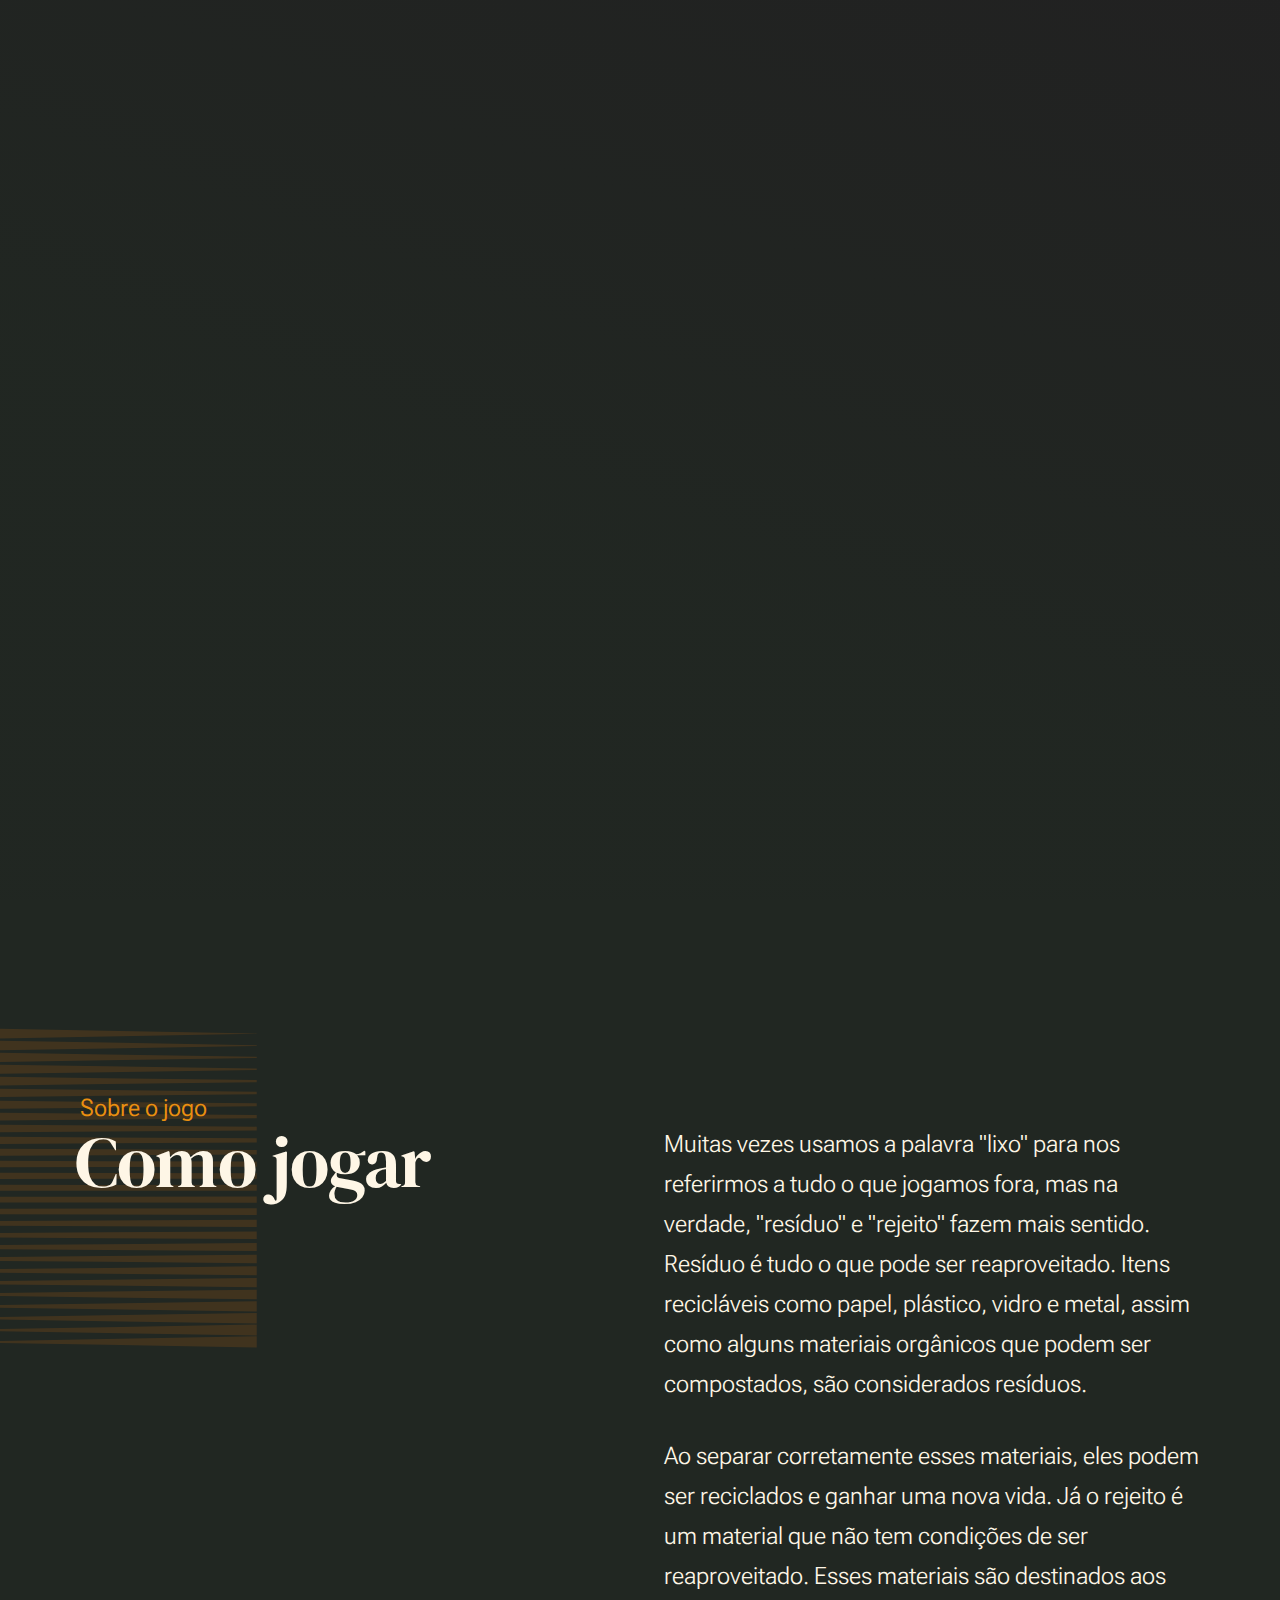
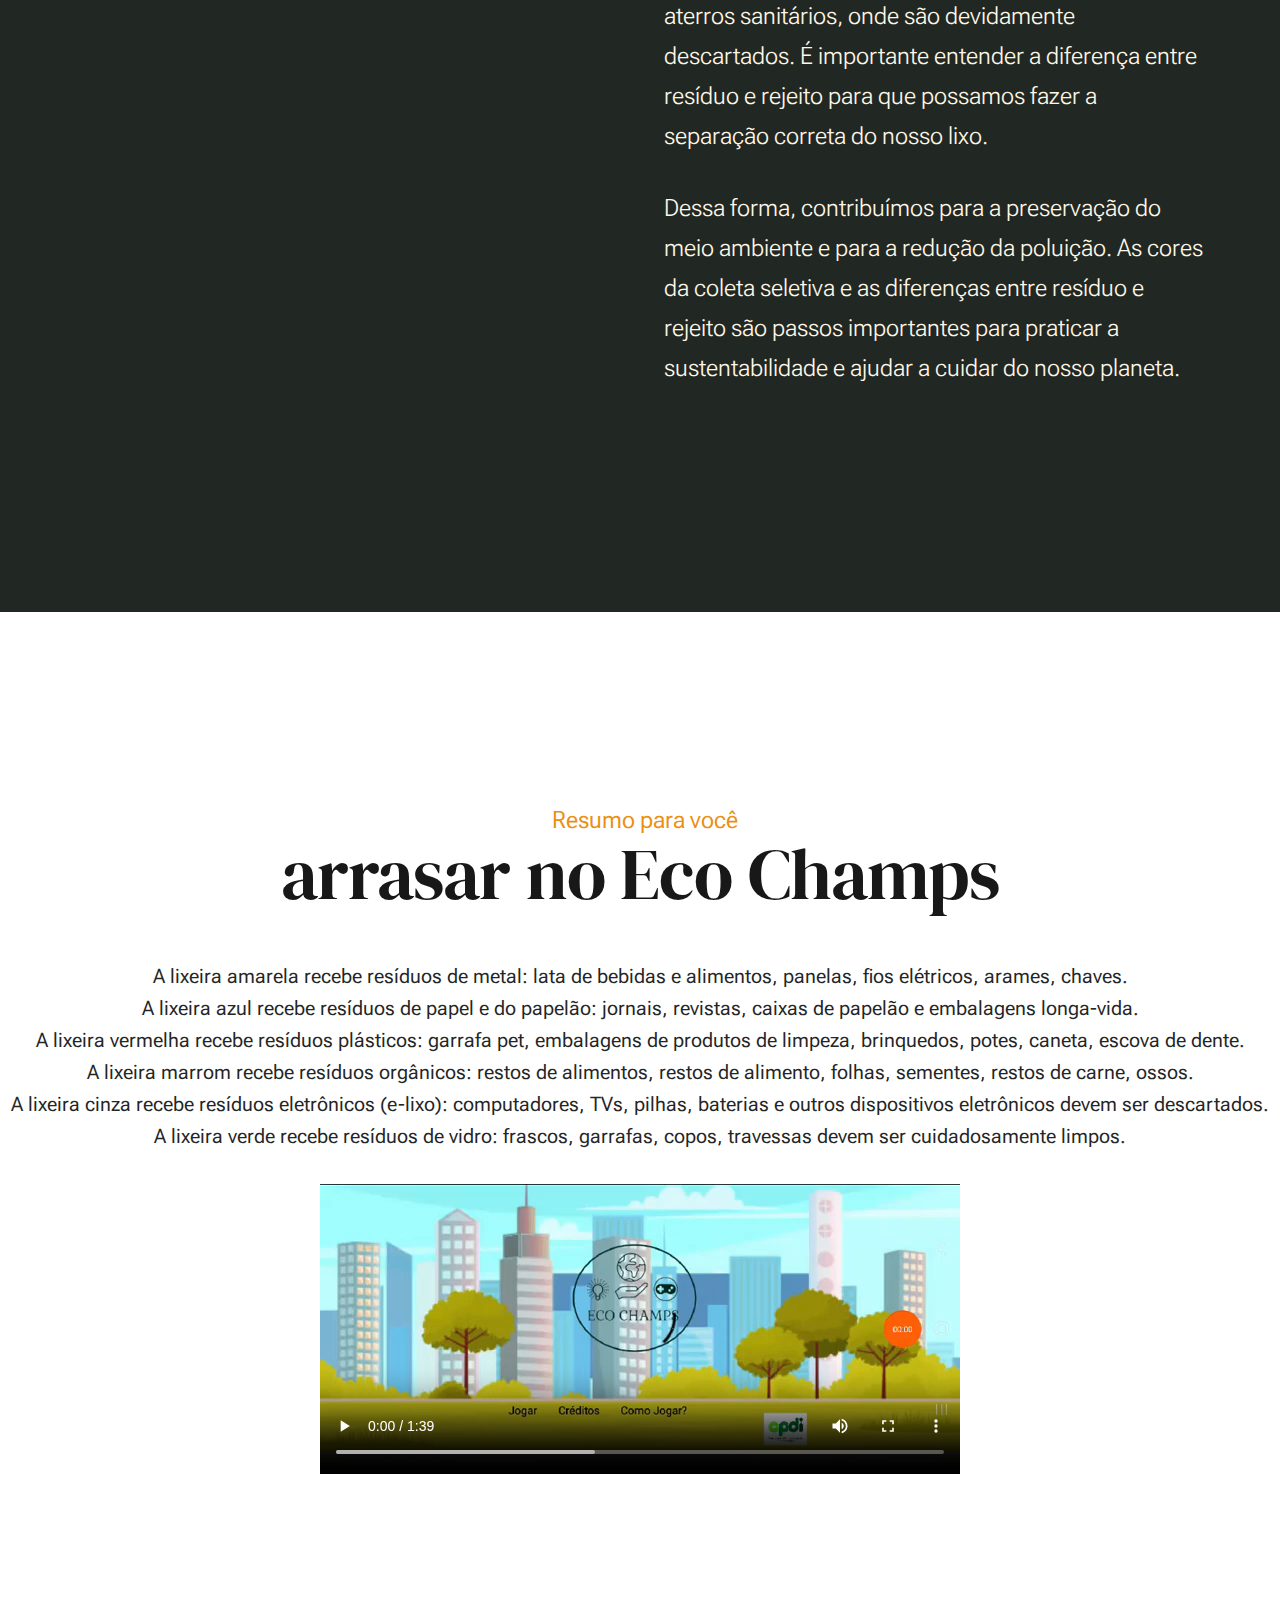
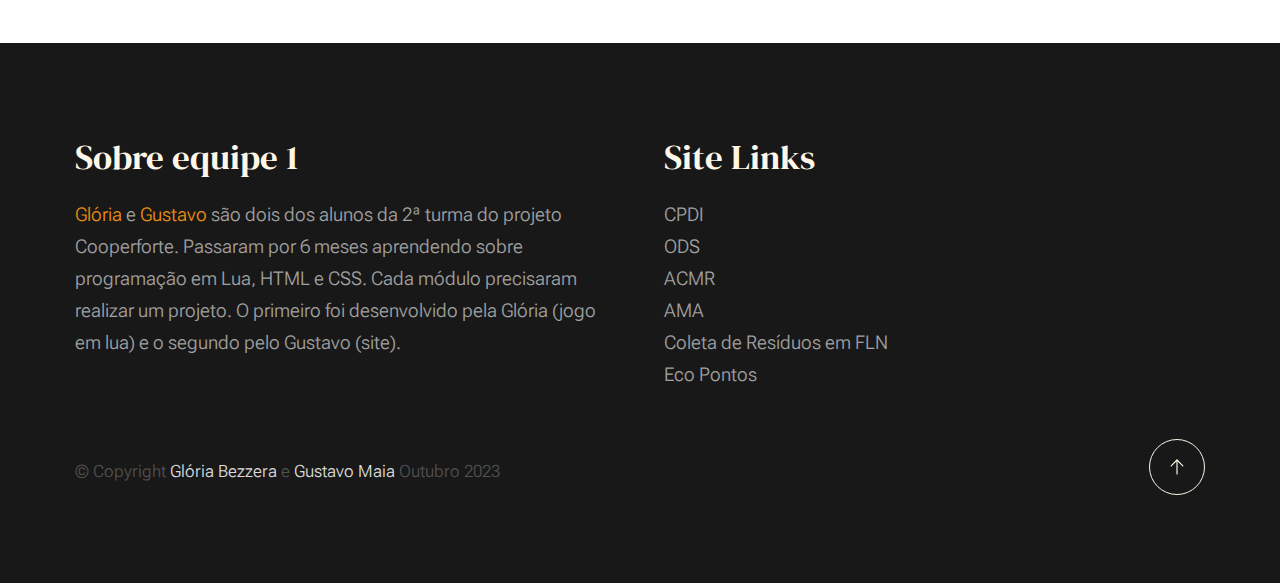
<file: index.html>
<!DOCTYPE html>
<html lang="en" class="no-js" >
<head>

    <!--- basic page needs
    ================================================== -->
    <meta charset="utf-8">
    <meta name="viewport" content="width=device-width, initial-scale=1">
    <title>Echo Champs</title>

    <script>
        document.documentElement.classList.remove('no-js');
        document.documentElement.classList.add('js');
    </script>

    <!-- CSS
    ================================================== -->
    <link rel="stylesheet" href="css/vendor.css">
    <link rel="stylesheet" href="css/styles.css">

    <!-- favicons
    ================================================== -->
    <link rel="apple-touch-icon" sizes="180x180" href="apple-touch-icon.png">
    <link rel="icon" type="image/png" sizes="32x32" href="favicon-32x32.png">
    <link rel="icon" type="image/png" sizes="16x16" href="favicon-16x16.png">
    <link rel="manifest" href="site.webmanifest">

</head>


<body id="top">

    
    <!-- preloader
    ================================================== -->
    <div id="preloader">
        <div id="loader" class="dots-fade">
            <div></div>
            <div></div>
            <div></div>
        </div>
    </div>


    <!-- page wrap
    ================================================== -->
    <div id="page" class="s-pagewrap ss-home">


        <!-- # site header 
        ================================================== -->
        <header class="s-header">

            <div class="row s-header__inner width-sixteen-col">

                <div class="s-header__block">
                    <div class="s-header__logo">
                        <a class="logo" href="index.html">
                            Eco Champs
                        </a>
                    </div>

                    <a class="s-header__menu-toggle" href="#0"><span>Menu</span></a>
                </div> <!-- end s-header__block -->

                <nav class="s-header__nav">
    
                    <ul class="s-header__menu-links">
                        <li><a href="about.html">Sobre</a></li>
                        <li><a href="historia.html">História</a></li>
                        <li><a href="cpdi.html">CPDI</a></li>
                        <li><a href="contact.html">Contato</a></li>
                    </ul> <!-- s-header__menu-links -->

                    <div class="s-header__contact">
                        <a href="https://drive.google.com/file/d/1uccwRf2Tt4-BMVY2Gj94w_SOka5Kc08K/view?usp=drive_link" 
                        class="btn btn--primary s-header__contact-btn" target="_blank">Baixar o jogo</a>
                    </div> <!-- s-header__contact -->
    
                </nav> <!-- end s-header__nav -->

            </div> <!-- end s-header__inner -->

        </header> <!-- end s-header -->


        <!-- # site main content
        ================================================== -->
        <section id="content" class="s-content">

            <!-- intro
            ----------------------------------------------- -->
            <section id="intro" class="s-intro">

                <div class="row s-intro__content width-sixteen-col">

                    <div class="column lg-12 s-intro__content-inner grid-block">
                        
                        <div class="s-intro__content-text">
                            <div class="s-intro__content-pretitle text-pretitle">Seja bem vindo!</div>
                            <h1 class="s-intro__content-title">
                            Junte-se ao nosso <br>
                            herói para limpar <br>
                            a cidade e reciclar!<br>
                            </h1>
                        </div> <!-- s-intro__content-text -->

                        <div class="s-intro__content-media"> 
                            <div class="s-intro__content-media-inner">                               
                                <img src="images/sustentabilidade.png" srcset="images/sustentabilidade.png 1x, images/sustentabilidade.png 2x" alt="">
                                <div class="lines">                               
                                    <span></span>                                  
                                </div>
                            </div>
                        </div> <!-- s-intro__content-media -->                      

                        <div class="s-intro__scroll-down">
                            <a href="#about" class="smoothscroll">
                                <div class="scroll-icon">
                                    <svg xmlns="http://www.w3.org/2000/svg" viewBox="0 0 24 24" width="36" height="36" fill="none" stroke="#97b34a" stroke-width="1" stroke-linecap="round" stroke-linejoin="round">&lt;!--!  Atomicons Free 1.00 by @atisalab License - https://atomicons.com/license/ (Icons: CC BY 4.0) Copyright 2021 Atomicons --&gt;<polyline points="7 13 12 18 17 13"></polyline><line x1="12" y1="18" x2="12" y2="6"></line></svg>
                                </div>
                                <span>Scroll for more</span>
                            </a>
                        </div> <!-- s-intro__scroll-down -->
                        
                    </div> <!-- s-intro__content-inner -->

                </div> <!-- s-intro__content -->

            </section> <!-- end s-intro -->

            <!-- about
            ----------------------------------------------- -->
            <section id="about" class="s-about target-section">

                <div class="row s-about__content width-sixteen-col">
                    <div class="column grid-block grid-section-split">

                        <img src="images/geometric_shape.svg" alt="" class="s-about__content-imgbg">

                        <div class="section-header grid-section-split__header">
                            <div class="text-pretitle">Sobre o jogo</div>                           
                            <h2 class="text-display-title">
                                Como jogar
                            </h2>                           
                        </div> <!-- end section-header -->

                        <div class="s-about__content-main grid-section-split__primary">
                            <p class="attention-getter">
                                Muitas vezes usamos a palavra "lixo" para nos referirmos a tudo o que jogamos fora, mas na 
                                verdade, "resíduo" e "rejeito" fazem mais sentido. Resíduo é tudo o que pode ser 
                                reaproveitado. Itens recicláveis como papel, plástico, vidro e metal, assim como alguns 
                                materiais orgânicos que podem ser compostados, são considerados resíduos.</p>

                            <p class="attention-getter">Ao separar corretamente esses materiais, eles podem ser reciclados e ganhar uma nova vida. Já o rejeito é um material que não tem condições de ser reaproveitado. Esses materiais são destinados aos aterros sanitários, onde são devidamente descartados. É importante entender a diferença entre resíduo e rejeito para que possamos fazer a separação correta do nosso lixo.
                            </p>

                            <p class="attention-getter">
                                Dessa forma, contribuímos para a preservação do meio ambiente e para a redução da poluição. As cores da coleta seletiva e as diferenças entre resíduo e rejeito são
                                passos importantes para praticar a sustentabilidade e ajudar a cuidar do nosso planeta.
                            </p>
                        </div> <!-- end s-about__content-main -->


                    
                    </div> <!-- content-inner -->
                </div>
                
            </section> <!-- end s-about -->

            <!-- expertise
            ----------------------------------------------- -->
            <section id="expertise" class="s-expertise">

                <div>
                    <div>

                        <div class="como-jogar">
                            <div class="text-pretitle">Resumo para você </div>                           
                            <h2 class="text-display-title">
                                arrasar no Eco Champs
                            </h2>     
                            
                            <p class="lead">
                                <p>A lixeira amarela recebe resíduos de metal: lata de bebidas e alimentos, panelas, fios 
                                    elétricos, arames, chaves.<br/>
                                         A lixeira azul recebe resíduos de papel e do papelão: jornais, revistas, caixas de papelão e  embalagens longa-vida.<br/>
                                         A lixeira vermelha recebe resíduos plásticos: garrafa pet, embalagens de produtos de limpeza,
                                    brinquedos, potes, caneta, escova de dente.<br/>
                                         A lixeira marrom recebe resíduos orgânicos: restos de alimentos, restos de alimento, folhas, 
                                    sementes, restos de carne, ossos.<br/>
                                         A lixeira cinza recebe resíduos eletrônicos (e-lixo): computadores, TVs, pilhas, baterias e 
                                    outros dispositivos eletrônicos devem ser descartados.<br/>
                                         A lixeira verde recebe resíduos de vidro: frascos, garrafas, copos, travessas devem ser 
                                    cuidadosamente limpos.</p>
                            </p>
                            <video controls>
                                <source src="images/ecoville.mp4" type="video/mp4"></source>
                            </video>
                        </div> <!-- end section-header -->


                    </div> <!-- end grid-block-->
                </div> <!-- end s-expertise__content -->

            </section> <!-- end s-expertise -->
         </section> <!-- s-content-->


        <!-- # footer 
        ================================================== -->

        <footer class="s-footer">
            <div class="row s-footer__content">
                <div class="column xl-6 lg-6 md-12 s-footer__block s-footer__about">                    
                    <h3>Sobre equipe 1</h3>
                    <p><a href="https://www.linkedin.com/in/barbozagloria/" target="_blank">Glória</a> e <a href="https://www.linkedin.com/in/gustavo-jv-maia/"  target="_blank">Gustavo</a> são dois dos alunos da 2ª turma do projeto Cooperforte. Passaram por 6 meses 
       aprendendo sobre programação em Lua, HTML e CSS. Cada módulo precisaram realizar um projeto. O 
       primeiro foi desenvolvido pela Glória (jogo em lua) e o segundo pelo Gustavo (site).</p>               
                </div>                
                <div class="column xl-3 lg-6 md-12 s-footer__block s-footer__site-links">
                    <h3>Site Links</h3>
                    <ul class="link-list">
                        <li><a href="https://cpdi.org.br/" target="_blank">CPDI</a></li>
                        <li><a href="https://brasil.un.org/pt-br/sdgs" target="_blank">ODS</a></li>
                        <li><a href="https://www.acmrreciclaveis.com.br/sobre-nos/" target="_blank">ACMR</a></li>
                        <li><a href="https://amafloripa.com.br/zeladoriaPage#rede-social" target="_blank">AMA</a></li>
                        <li><a href="https://www.pmf.sc.gov.br/servicos/index.php?pagina=servpagina&id=260" 
                    target="_blank">Coleta de Resíduos em FLN</a></li>
                        <li><a href="https://www.pmf.sc.gov.br/sistemas/comcap/ecopontos.php" target="_blank">Eco Pontos</a></li>
                    </ul>
                </div>
            </div>    
            
            <div class="row s-footer__bottom">
                <div class="column xl-6 lg-12">
                    <p class="ss-copyright">
                        <span>© Copyright <a href="https://www.linkedin.com/in/barbozagloria/" target="_blank">Glória
                            Bezzera</a> e <a href="https://www.linkedin.com/in/gustavo-jv-maia/"  target="_blank">Gustavo
                            Maia</a> Outubro 2023</span> 
                        <!-- <span>Design by <a href="https://www.styleshout.com/">StyleShout</a></span> -->
                    </p>
                </div>
                <div class="ss-go-top">
                    <a class="smoothscroll" title="Back to Top" href="#top">
                        <svg xmlns="http://www.w3.org/2000/svg" viewBox="0 0 24 24" width="36" height="36" fill="none" 
       stroke="#ffffff" stroke-width="1" stroke-linecap="round" stroke-linejoin="round">&lt;!--!  
       Atomicons Free 1.00 by @atisalab License - https://atomicons.com/license/ (Icons: CC BY 4.0) 
       Copyright 2021 Atomicons --&gt;<polyline points="17 11 12 6 7 11"></polyline><line x1="12" y1="18" 
       x2="12" y2="6"></line></svg>
                    </a>
                </div> <!-- end ss-go-top -->
            </div>
            
        </footer> <!-- end s-footer -->

      </div> <!-- end page-wrap -->

    <!-- Java Script
    ================================================== -->
    <script src="js/plugins.js"></script>
    <script src="js/main.js"></script>

</body>
</html>
</file>
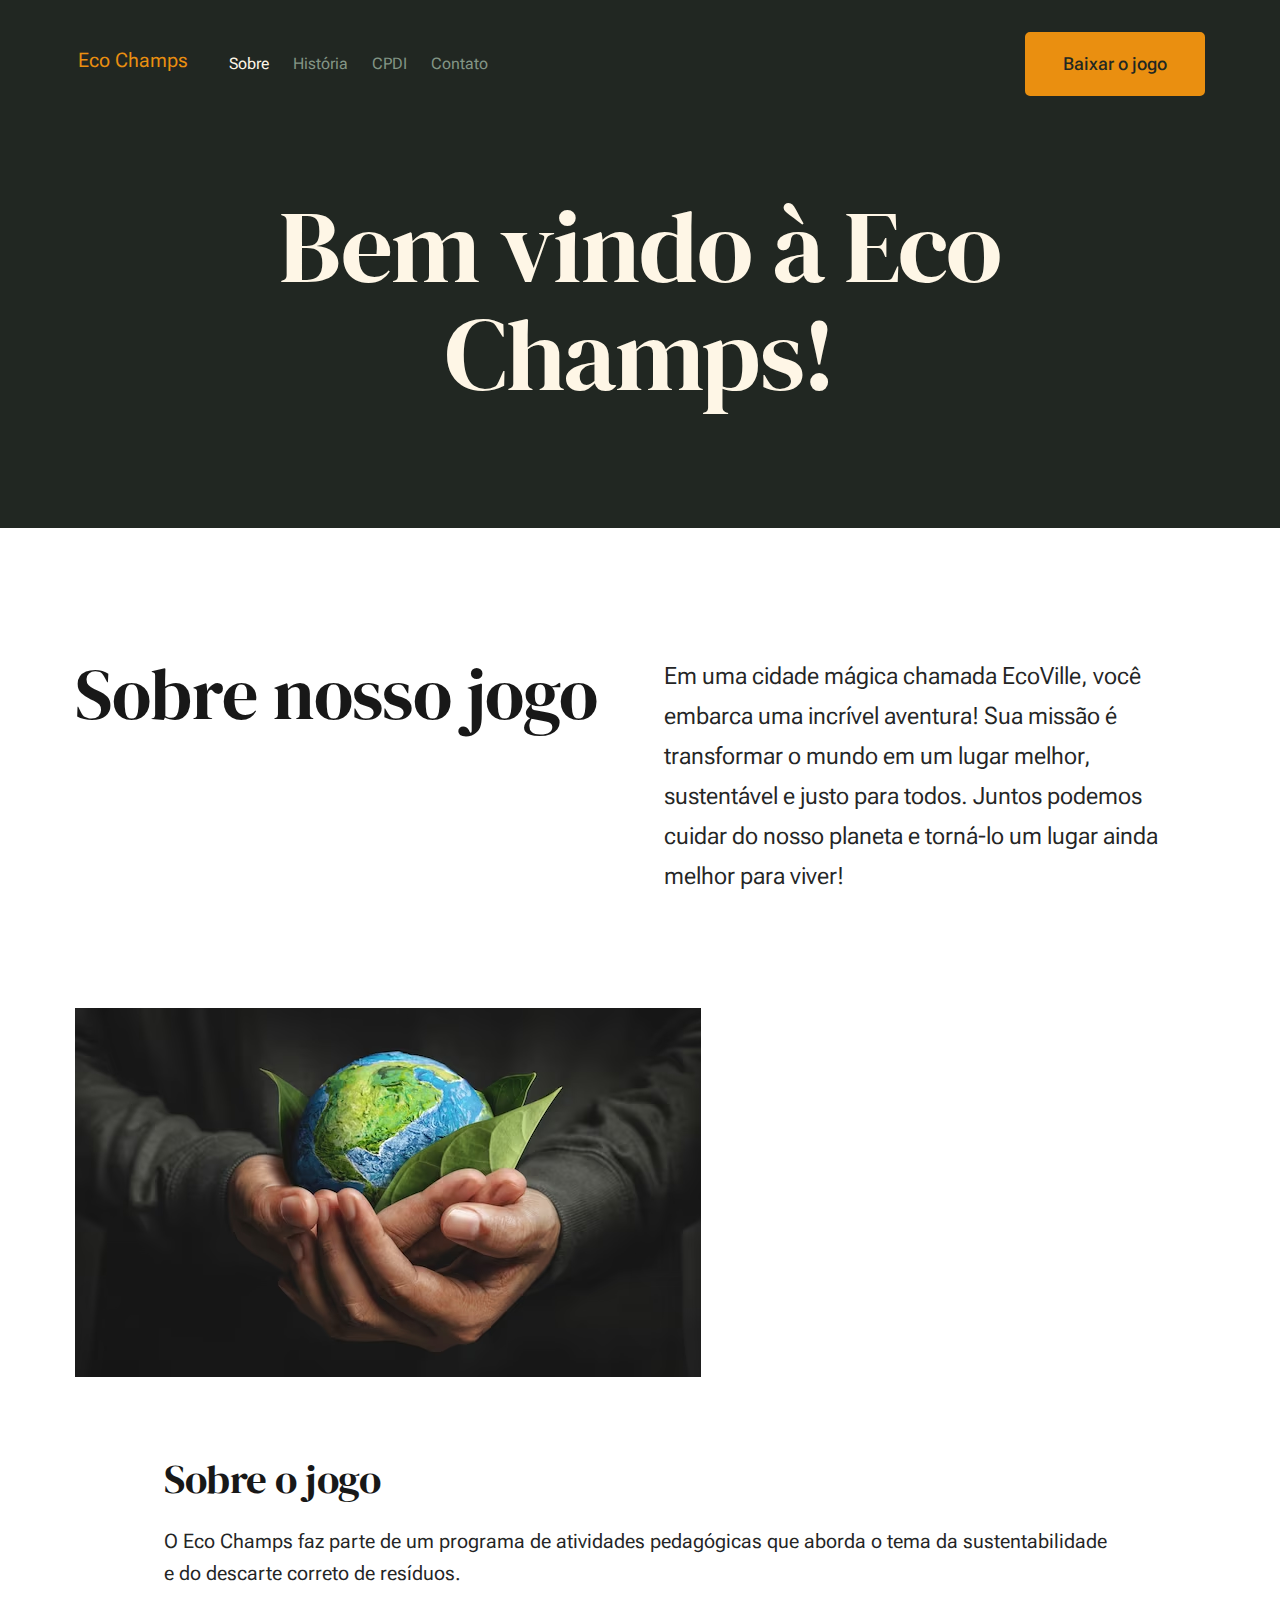
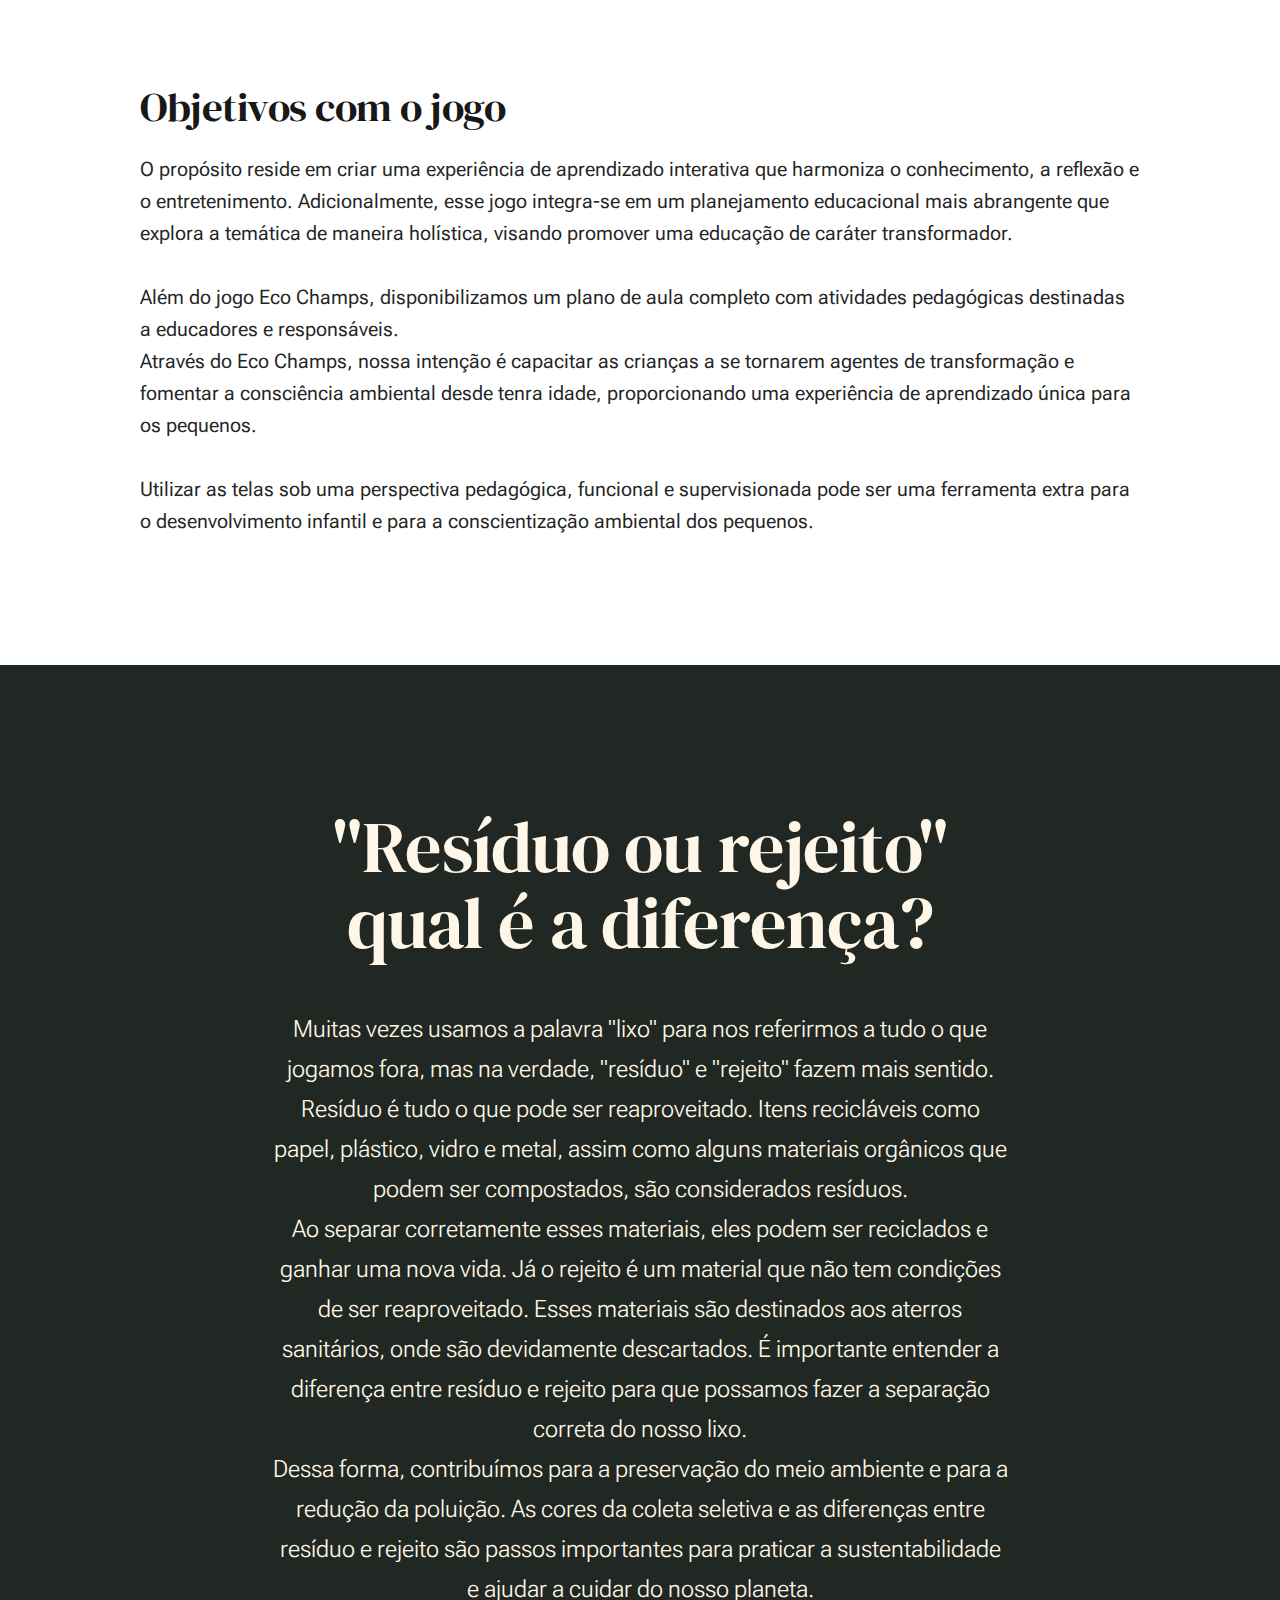
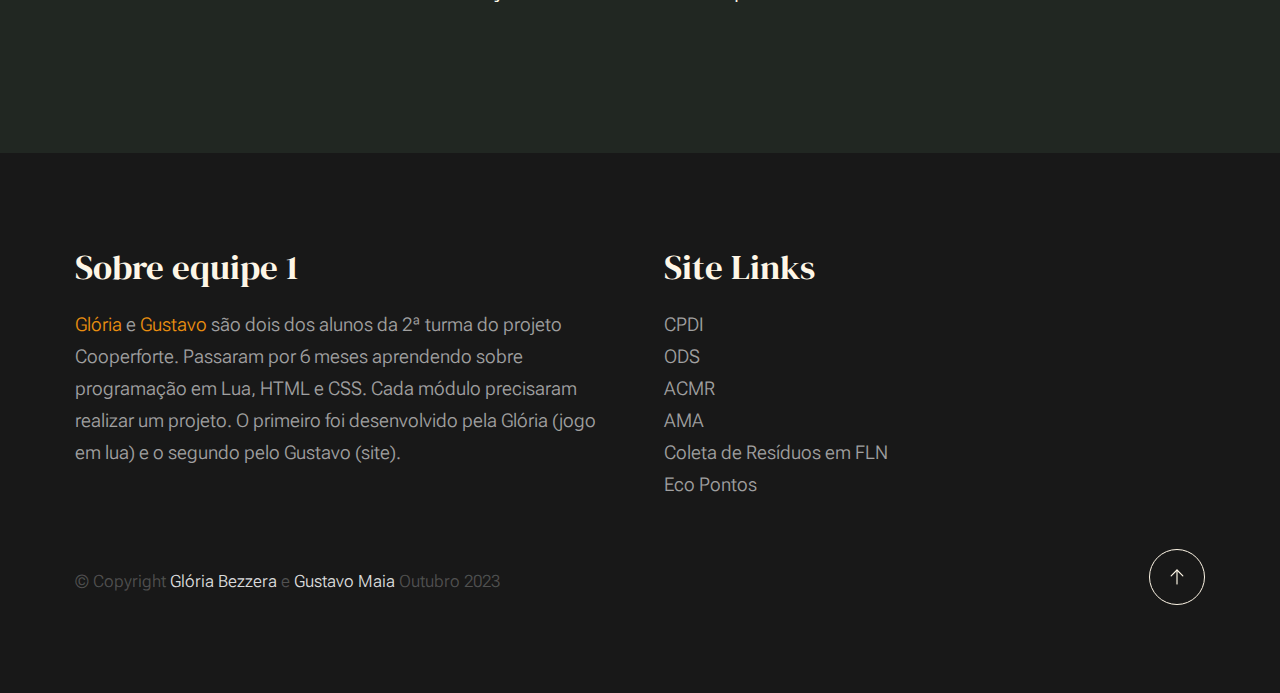
<file: about.html>
<!DOCTYPE html>
<html lang="en" class="no-js" >
<head>

    <!--- basic page needs
    ================================================== -->
    <meta charset="utf-8">
    <meta name="viewport" content="width=device-width, initial-scale=1">
    <title>Sobre Eco Champs</title>

    <script>
        document.documentElement.classList.remove('no-js');
        document.documentElement.classList.add('js');
    </script>

    <!-- CSS
    ================================================== -->
    <link rel="stylesheet" href="css/vendor.css">
    <link rel="stylesheet" href="css/styles.css">

    <!-- favicons
    ================================================== -->
    <link rel="apple-touch-icon" sizes="180x180" href="apple-touch-icon.png">
    <link rel="icon" type="image/png" sizes="32x32" href="favicon-32x32.png">
    <link rel="icon" type="image/png" sizes="16x16" href="favicon-16x16.png">
    <link rel="manifest" href="site.webmanifest">

</head>


<body id="top">


    <!-- preloader
    ================================================== -->
    <div id="preloader">
        <div id="loader" class="dots-fade">
            <div></div>
            <div></div>
            <div></div>
        </div>
    </div>


    <!-- page wrap
    ================================================== -->
    <div id="page" class="s-pagewrap">


        <!-- # site header 
        ================================================== -->
        <header class="s-header">

            <div class="row s-header__inner width-sixteen-col">

                <div class="s-header__block">
                    <div class="s-header__logo">
                        <a class="logo" href="index.html">
                            Eco Champs
                        </a>
                    </div>

                    <a class="s-header__menu-toggle" href="#0"><span>Menu</span></a>
                </div> <!-- end s-header__block -->

                <nav class="s-header__nav">
    
                    <ul class="s-header__menu-links">
                        <li class="current"><a href="about.html">Sobre</a></li>
                        <li><a href="historia.html">História</a></li>
                        <li><a href="cpdi.html">CPDI</a></li>
                        <li><a href="contact.html">Contato</a></li>
                    </ul> <!-- s-header__menu-links -->

                    <div class="s-header__contact">
                        <a href="https://drive.google.com/file/d/1uccwRf2Tt4-BMVY2Gj94w_SOka5Kc08K/view?usp=drive_link" class="btn btn--primary s-header__contact-btn" target="_blank">Baixar o jogo</a>                        
                    </div> <!-- s-header__contact -->
    
                </nav> <!-- end s-header__nav -->

            </div> <!-- end s-header__inner -->

        </header> <!-- end s-header -->


        <!-- # site main content
        ================================================== -->
        <section id="content" class="s-content">

               <section class="s-pageheader pageheader">
                    <div class="row">
                        <div class="column xl-12">
                            <h1 class="page-title">
                                <span class="page-title__small-type text-pretitle"></span>
                                Bem vindo à Eco Champs!
                            </h1>
                            
                        </div>
                    </div>
               </section> <!-- end pageheader --> 

               <section class="s-pagecontent pagecontent">

                    <div class="row pageintro">
                        <div class="column xl-6 lg-12">
                            <h2 class="text-display-title">Sobre nosso jogo</h2>
                        </div>
                        <div class="column xl-6 lg-12 u-flexitem-x-right">
                            <p class="lead">
                                Em uma cidade mágica chamada EcoVille, você embarca uma incrível aventura!
                                Sua missão é transformar o mundo em um lugar melhor, sustentável e justo para todos.
                                Juntos podemos cuidar do nosso planeta e torná-lo um lugar ainda melhor para viver!
                            </p>
                        </div>                       
                    </div> <!-- end pageintro -->   
                    <div class="classe"></div>
                    
                    <div class="row pagemedia">
                        <d class="column xl-12">
                            <figure class="page-media">                                
                                <img src="images/earth.png"   
                                      sizes="(max-width: 2400px) 100vw, 2400px" alt="">
                            </figure>
                        </d>
                    </div> <!-- end pagemedia -->

                    <div class="row width-narrower pagemain">
                        <div class="column xl-12"> 

                            <h2>Sobre o jogo</h2>
                            <p>O Eco Champs faz parte de um programa de atividades pedagógicas que aborda o tema da sustentabilidade e do descarte correto de resíduos.</p>
                            </div> <!--grid-list-items -->

                            <h2>Objetivos com o jogo</h2>
                            <p>O propósito reside em criar uma experiência de aprendizado interativa que harmoniza 
                                o conhecimento, a reflexão e o entretenimento. Adicionalmente, esse jogo integra-se em 
                                um planejamento educacional mais abrangente que explora a temática de maneira 
                                holística, visando promover uma educação de caráter transformador.</p>

                                <p> Além do jogo Eco Champs, disponibilizamos um plano de aula completo com atividades 
                                    pedagógicas destinadas a educadores e responsáveis.<br/>
                                    
                                    Através do Eco Champs, nossa intenção é capacitar as crianças a se tornarem 
                                    agentes de transformação e fomentar a consciência ambiental desde tenra idade, 
                                    proporcionando uma experiência de aprendizado única para os pequenos.</p>

                            <p>Utilizar as telas sob uma perspectiva pedagógica, funcional e supervisionada pode ser uma ferramenta extra para o desenvolvimento infantil e para a conscientização ambiental dos pequenos.</p>

                        </div> <!-- end grid-block-->
                    </div> <!-- end pagemain -->

               </section> <!-- pagecontent -->
                     
        </section> <!-- s-content-->

        <!-- # cta
        ================================================== -->
        <section id="cta" class="s-cta">

            <div class="row row-x-center text-center">
                <div class="column xl-8 lg-12">

                    <div class="s-cta__content">
                        <h3 class="text-display-title">
                            "Resíduo ou rejeito" qual é a diferença?
                        </h3>
                        <p class="lead">
                            Muitas vezes usamos a palavra "lixo" para nos referirmos a tudo o que jogamos fora, mas na verdade, "resíduo" e "rejeito" fazem mais sentido. Resíduo é tudo o que pode ser reaproveitado. Itens recicláveis como papel, plástico, vidro e metal, assim como alguns materiais orgânicos que podem ser compostados, são considerados resíduos.<br/>
                            Ao separar corretamente esses materiais, eles podem ser reciclados e ganhar uma nova vida. Já o rejeito é um material que                           não tem condições de ser reaproveitado. Esses materiais são destinados aos aterros sanitários, onde são devidamente                         descartados. É importante entender a diferença entre resíduo e rejeito para que possamos fazer a separação correta do                           nosso lixo.<br/>
                            Dessa forma, contribuímos para a preservação do meio ambiente e para a redução da poluição. As cores da coleta seletiva e                           as diferenças entre resíduo e rejeito são passos importantes para praticar a sustentabilidade e ajudar a cuidar do nosso                        planeta.
                        </p>            
                        
                       
                       
                       
                    </div>

                </div>
            </div>

        </section> <!-- end s-cta -->


        <!-- # footer 
        ================================================== -->
        <footer class="s-footer">
            <div class="row s-footer__content">
                <div class="column xl-6 lg-6 md-12 s-footer__block s-footer__about">                    
                    <h3>Sobre equipe 1</h3>
                    <p><a href="https://www.linkedin.com/in/barbozagloria/" target="_blank">Glória</a> e <a href="https://www.linkedin.com/in/gustavo-jv-maia/"  target="_blank">Gustavo</a> são dois dos alunos da 2ª turma do projeto Cooperforte. Passaram por 6 meses 
       aprendendo sobre programação em Lua, HTML e CSS. Cada módulo precisaram realizar um projeto. O 
       primeiro foi desenvolvido pela Glória (jogo em lua) e o segundo pelo Gustavo (site).</p>               
                </div>                
                <div class="column xl-3 lg-6 md-12 s-footer__block s-footer__site-links">
                    <h3>Site Links</h3>
                    <ul class="link-list">
                        <li><a href="https://cpdi.org.br/" target="_blank">CPDI</a></li>
                        <li><a href="https://brasil.un.org/pt-br/sdgs" target="_blank">ODS</a></li>
                        <li><a href="https://www.acmrreciclaveis.com.br/sobre-nos/" target="_blank">ACMR</a></li>
                        <li><a href="https://amafloripa.com.br/zeladoriaPage#rede-social" target="_blank">AMA</a></li>
                        <li><a href="https://www.pmf.sc.gov.br/servicos/index.php?pagina=servpagina&id=260" 
                    target="_blank">Coleta de Resíduos em FLN</a></li>
                        <li><a href="https://www.pmf.sc.gov.br/sistemas/comcap/ecopontos.php" target="_blank">Eco Pontos</a></li>
                    </ul>
                </div>
            </div>    
            
            <div class="row s-footer__bottom">
                <div class="column xl-6 lg-12">
                    <p class="ss-copyright">
                        <span>© Copyright <a href="https://www.linkedin.com/in/barbozagloria/" target="_blank">Glória
                            Bezzera</a> e <a href="https://www.linkedin.com/in/gustavo-jv-maia/"  target="_blank">Gustavo
                            Maia</a> Outubro 2023</span> 
                        <!-- <span>Design by <a href="https://www.styleshout.com/">StyleShout</a></span> -->
                    </p>
                </div>
                <div class="ss-go-top">
                    <a class="smoothscroll" title="Back to Top" href="#top">
                        <svg xmlns="http://www.w3.org/2000/svg" viewBox="0 0 24 24" width="36" height="36" fill="none" 
       stroke="#ffffff" stroke-width="1" stroke-linecap="round" stroke-linejoin="round">&lt;!--!  
       Atomicons Free 1.00 by @atisalab License - https://atomicons.com/license/ (Icons: CC BY 4.0) 
       Copyright 2021 Atomicons --&gt;<polyline points="17 11 12 6 7 11"></polyline><line x1="12" y1="18" 
       x2="12" y2="6"></line></svg>
                    </a>
                </div> <!-- end ss-go-top -->
            </div>
            
        </footer> <!-- end s-footer -->

    </div> <!-- end page-wrap -->

    <!-- Java Script
    ================================================== -->
    <script src="js/plugins.js"></script>
    <script src="js/main.js"></script>

</body>
</html>
</file>
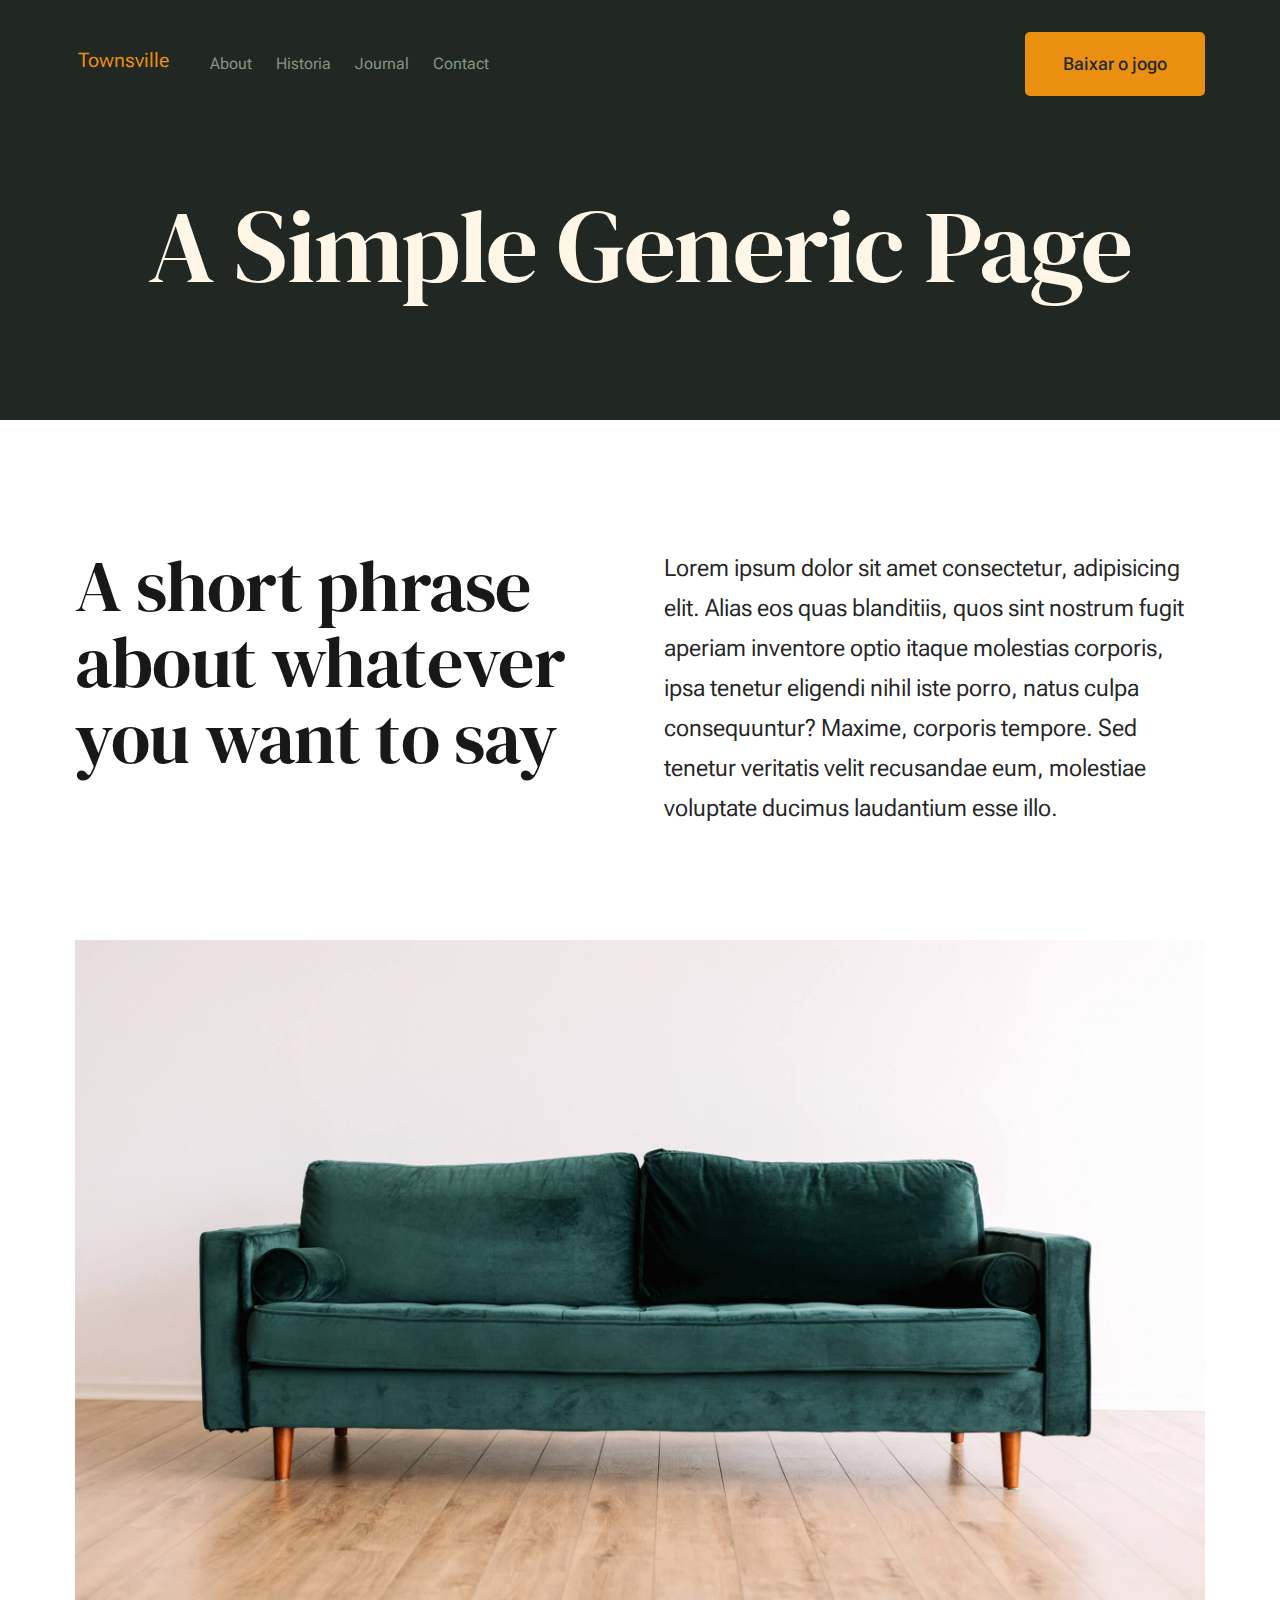
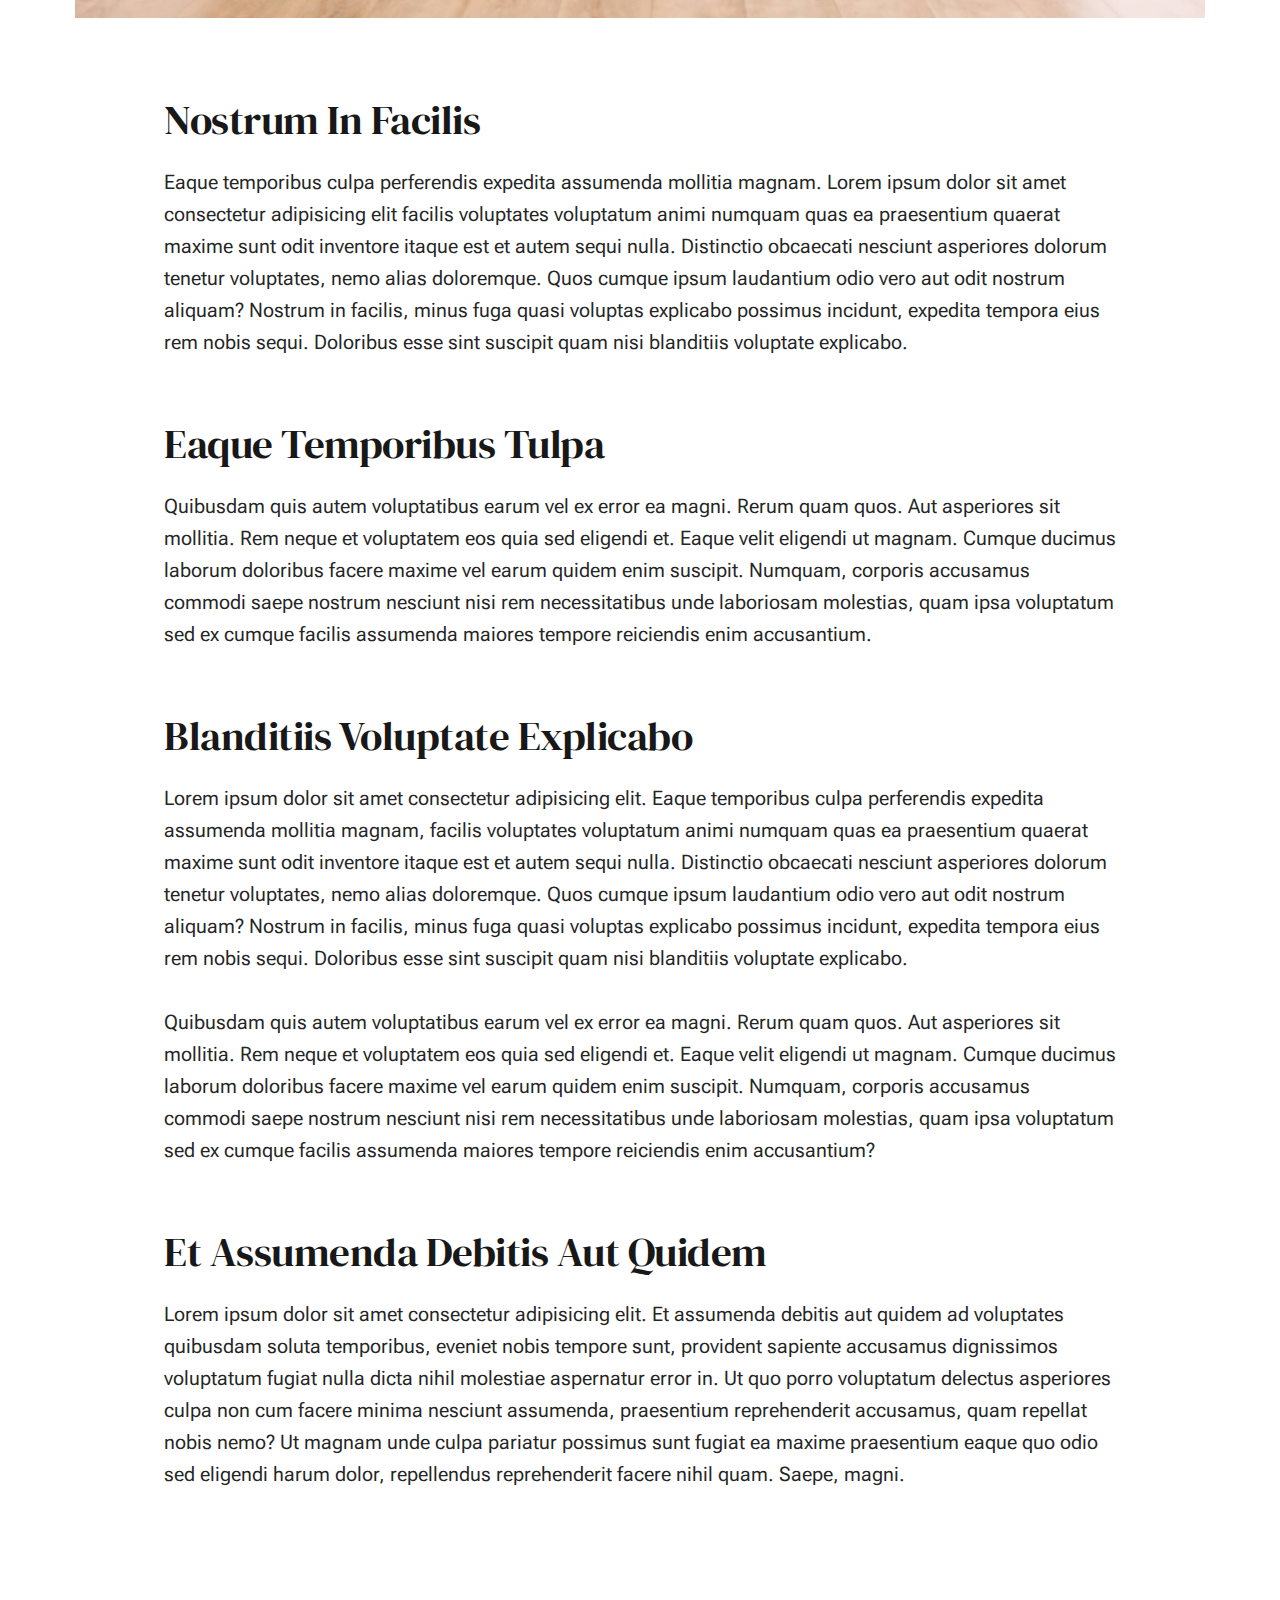
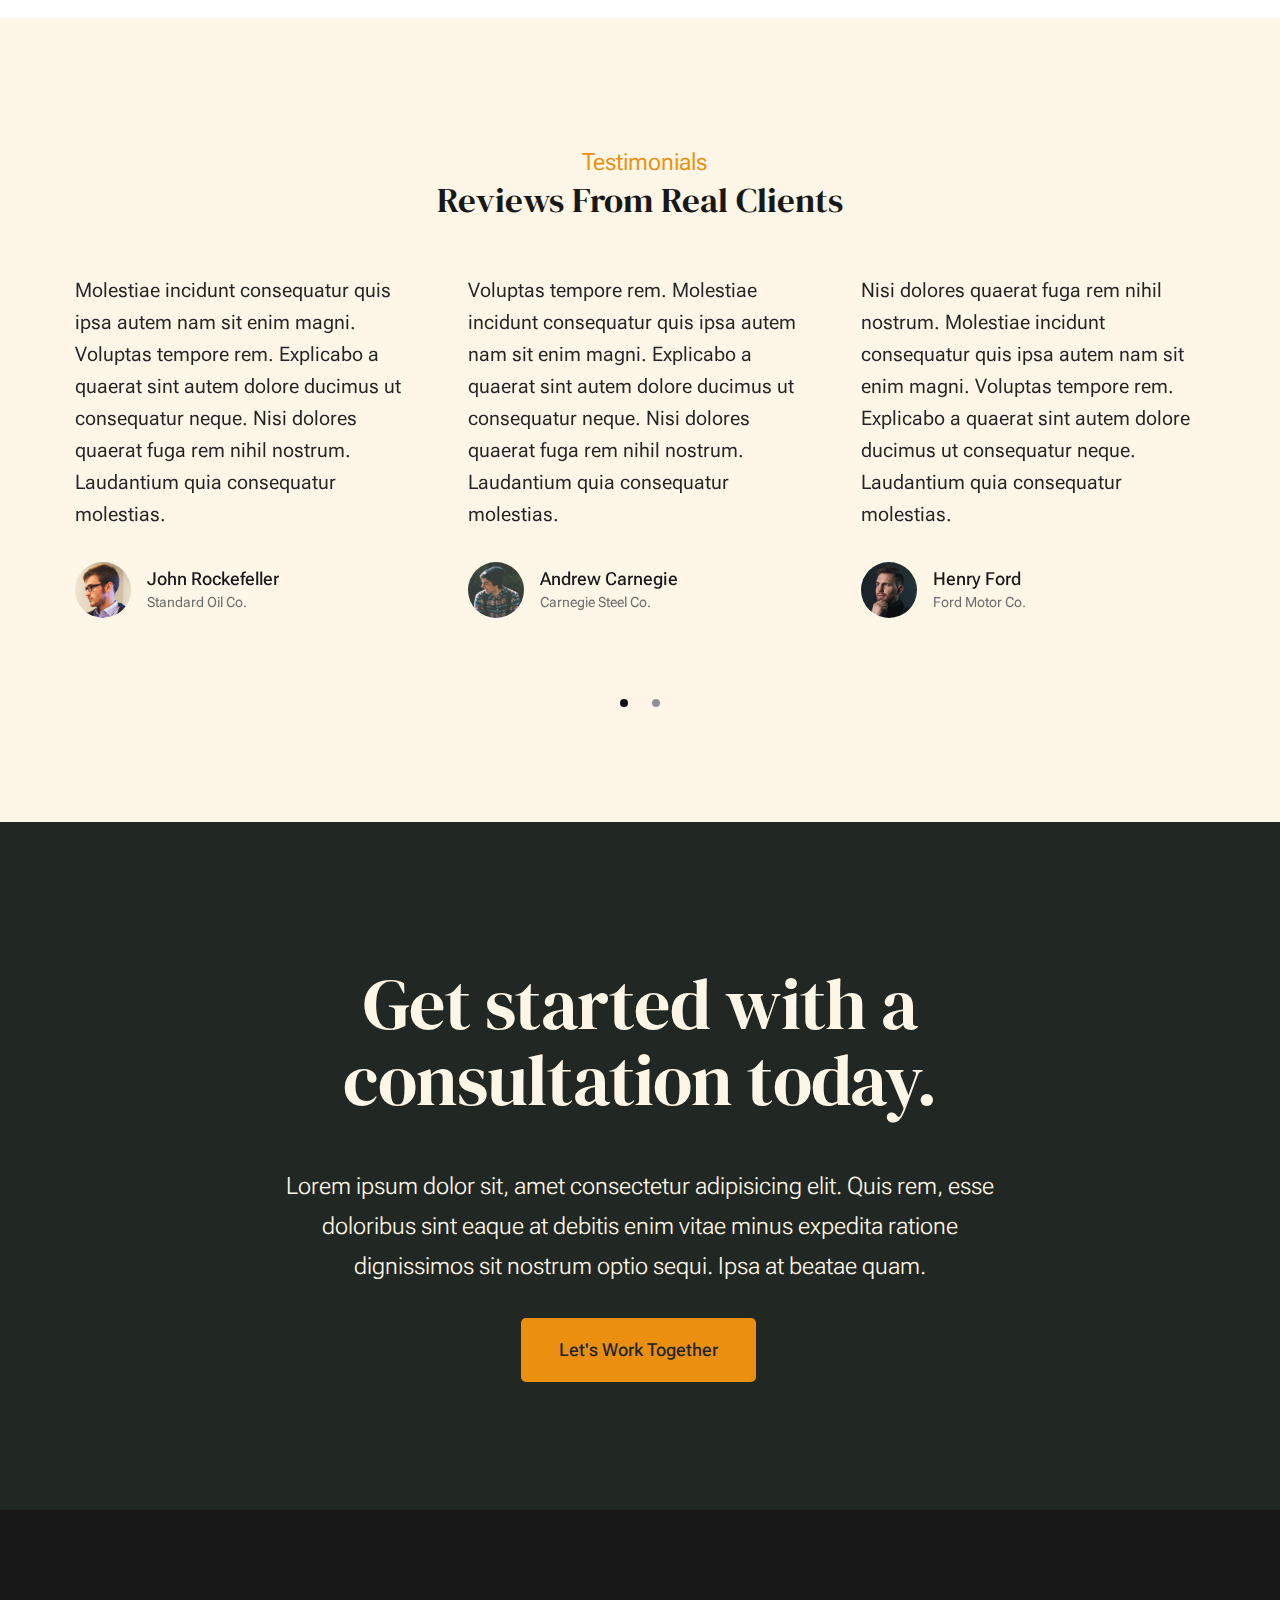
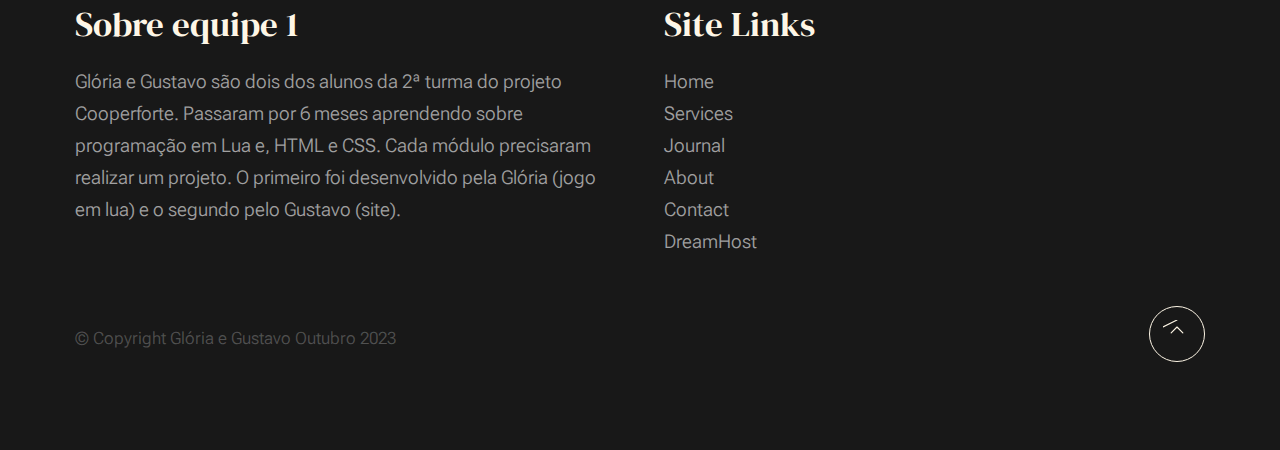
<file: blog.html>
<!DOCTYPE html>
<html lang="en" class="no-js" >
<head>

    <!--- basic page needs
    ================================================== -->
    <meta charset="utf-8">
    <meta name="viewport" content="width=device-width, initial-scale=1">
    <title>Generic - Monica</title>

    <script>
        document.documentElement.classList.remove('no-js');
        document.documentElement.classList.add('js');
    </script>

    <!-- CSS
    ================================================== -->
    <link rel="stylesheet" href="css/vendor.css">
    <link rel="stylesheet" href="css/styles.css">

    <!-- favicons
    ================================================== -->
    <link rel="apple-touch-icon" sizes="180x180" href="apple-touch-icon.png">
    <link rel="icon" type="image/png" sizes="32x32" href="favicon-32x32.png">
    <link rel="icon" type="image/png" sizes="16x16" href="favicon-16x16.png">
    <link rel="manifest" href="site.webmanifest">

</head>


<body id="top">


    <!-- preloader
    ================================================== -->
    <div id="preloader">
        <div id="loader" class="dots-fade">
            <div></div>
            <div></div>
            <div></div>
        </div>
    </div>


    <!-- page wrap
    ================================================== -->
    <div id="page" class="s-pagewrap">


        <!-- # site header 
        ================================================== -->
        <header class="s-header">

            <div class="row s-header__inner width-sixteen-col">

                <div class="s-header__block">
                    <div class="s-header__logo">
                        <a class="logo" href="index.html">
                            Townsville
                        </a>
                    </div>

                    <a class="s-header__menu-toggle" href="#0"><span>Menu</span></a>
                </div> <!-- end s-header__block -->

                <nav class="s-header__nav">
    
                    <ul class="s-header__menu-links">
                        <li><a href="about.html">About</a></li>
                        <li><a href="historia.html">Historia</a></li>
                        <li><a href="blog.html">Journal</a></li>
                        <li><a href="contact.html">Contact</a></li>
                    </ul> <!-- s-header__menu-links -->

                    <div class="s-header__contact">
                        <a href="https://drive.google.com/file/d/1uccwRf2Tt4-BMVY2Gj94w_SOka5Kc08K/view?usp=drive_link" 
                        class="btn btn--primary s-header__contact-btn" target="_blank">Baixar o jogo</a>
                    </div> <!-- s-header__contact -->

                </nav> <!-- end s-header__nav -->

            </div> <!-- end s-header__inner -->

        </header> <!-- end s-header -->


        <!-- # site main content
        ================================================== -->
        <section id="content" class="s-content">

               <section class="s-pageheader pageheader">
                    <div class="row">
                        <div class="column xl-12">
                            <h1 class="page-title">
                               A Simple Generic Page
                            </h1>
                            
                        </div>
                    </div>
               </section> <!-- end pageheader --> 

               <section class="s-pagecontent pagecontent">

                    <div class="row pageintro">
                        <div class="column xl-6 lg-12">
                            <h2 class="text-display-title">A short phrase about whatever you want to say</h2>
                        </div>
                        <div class="column xl-6 lg-12 u-flexitem-x-right">
                            <p class="lead">
                            Lorem ipsum dolor sit amet consectetur, adipisicing elit. Alias eos quas blanditiis, quos sint nostrum fugit aperiam 
                            inventore optio itaque molestias corporis, ipsa tenetur eligendi nihil iste porro, natus culpa consequuntur? Maxime, 
                            corporis tempore. Sed tenetur veritatis velit recusandae eum, molestiae voluptate ducimus laudantium esse illo. 
                            </p>
                        </div>                       
                    </div> <!-- end pageintro -->   
                    
                    <div class="row pagemedia">
                        <d class="column xl-12">
                            <figure class="page-media">                                
                                <img src="images/sample-1200.jpg" 
                                     srcset="images/sample-2400.jpg 2400w, 
                                             images/sample-1200.jpg 1200w, 
                                             images/sample-600.jpg 600w" sizes="(max-width: 2400px) 100vw, 2400px" alt="">
                            </figure>
                        </d>
                    </div> <!-- end pagemedia -->

                    <div class="row width-narrower pagemain">
                        <div class="column xl-12"> 

                            <h2>Nostrum In Facilis</h2>
                            <p>
                            Eaque temporibus culpa perferendis expedita assumenda mollitia magnam. Lorem ipsum dolor sit amet consectetur adipisicing elit
                            facilis voluptates voluptatum animi numquam quas ea praesentium quaerat maxime sunt odit inventore itaque est et autem sequi nulla. 
                            Distinctio obcaecati nesciunt asperiores dolorum tenetur voluptates, nemo alias doloremque. Quos cumque ipsum laudantium odio vero 
                            aut odit nostrum aliquam? Nostrum in facilis, minus fuga quasi voluptas explicabo possimus incidunt, expedita tempora eius rem nobis sequi. 
                            Doloribus esse sint suscipit quam nisi blanditiis voluptate explicabo.
                            </p>

                            <h2>Eaque Temporibus Tulpa</h2>

                            <p>
                            Quibusdam quis autem voluptatibus earum vel ex error ea magni. Rerum quam quos. Aut asperiores sit mollitia. Rem neque et voluptatem 
                            eos quia sed eligendi et. Eaque velit eligendi ut magnam. Cumque ducimus laborum doloribus facere maxime vel earum quidem enim suscipit. 
                            Numquam, corporis accusamus commodi saepe nostrum nesciunt nisi rem necessitatibus unde laboriosam molestias, quam ipsa voluptatum sed 
                            ex cumque facilis assumenda maiores tempore reiciendis enim accusantium.
                            </p>

                            <h2>Blanditiis Voluptate Explicabo</h2>
                            <p>
                            Lorem ipsum dolor sit amet consectetur adipisicing elit. Eaque temporibus culpa perferendis expedita assumenda mollitia magnam, 
                            facilis voluptates voluptatum animi numquam quas ea praesentium quaerat maxime sunt odit inventore itaque est et autem sequi nulla. 
                            Distinctio obcaecati nesciunt asperiores dolorum tenetur voluptates, nemo alias doloremque. Quos cumque ipsum laudantium odio vero aut 
                            odit nostrum aliquam? Nostrum in facilis, minus fuga quasi voluptas explicabo possimus incidunt, expedita tempora eius rem nobis sequi. 
                            Doloribus esse sint suscipit quam nisi blanditiis voluptate explicabo.
                            </p>

                            <p>
                            Quibusdam quis autem voluptatibus earum vel ex error ea magni. Rerum quam quos. Aut asperiores sit mollitia. Rem neque et voluptatem 
                            eos quia sed eligendi et. Eaque velit eligendi ut magnam. Cumque ducimus laborum doloribus facere maxime vel earum quidem enim suscipit. 
                            Numquam, corporis accusamus commodi saepe nostrum nesciunt nisi rem necessitatibus unde laboriosam molestias, quam ipsa voluptatum sed 
                            ex cumque facilis assumenda maiores tempore reiciendis enim accusantium?
                            </p>                   

                            <h2>Et Assumenda Debitis Aut Quidem</h2>
                            <p>
                            Lorem ipsum dolor sit amet consectetur adipisicing elit. Et assumenda debitis aut quidem ad voluptates quibusdam soluta temporibus, 
                            eveniet nobis tempore sunt, provident sapiente accusamus dignissimos voluptatum fugiat nulla dicta nihil molestiae aspernatur error in. 
                            Ut quo porro voluptatum delectus asperiores culpa non cum facere minima nesciunt assumenda, praesentium reprehenderit accusamus, quam 
                            repellat nobis nemo? Ut magnam unde culpa pariatur possimus sunt fugiat ea maxime praesentium eaque quo odio sed eligendi harum dolor, 
                            repellendus reprehenderit facere nihil quam. Saepe, magni.
                            </p>

                        </div> <!-- end grid-block-->
                    </div> <!-- end pagemain -->

               </section> <!-- pagecontent -->

               <section class="s-testimonials">

                    <div class="s-testimonials__header row row-x-center text-center">
                        <div class="column xl-8 lg-12">
        
                            <p class="text-pretitle">
                            Testimonials
                            </p>
                            <h3>
                            Reviews From Real Clients
                            </h3>                        
        
                        </div>
                    </div> <!--end s-testimonials__header -->

                    <div class="row s-testimonials__content">
                        <div class="column xl-12 testimonials">

                            <div class="swiper-container testimonials__slider page-slider">

                                <div class="swiper-wrapper">
                                    <div class="testimonials__slide swiper-slide">
                                        <p>
                                        Molestiae incidunt consequatur quis ipsa autem nam sit enim magni. Voluptas tempore rem. 
                                        Explicabo a quaerat sint autem dolore ducimus ut consequatur neque. Nisi dolores quaerat fuga rem nihil nostrum.
                                        Laudantium quia consequatur molestias.
                                        </p>
                                        <div class="testimonials__author">
                                            <img src="images/avatars/user-01.jpg" alt="Author image" class="testimonials__avatar">
                                            <cite class="testimonials__cite">
                                                <strong>John Rockefeller</strong>
                                                <span>Standard Oil Co.</span>
                                            </cite>
                                        </div>
                                    </div>
                                    <div class="testimonials__slide swiper-slide">
                                        <p>
                                        Voluptas tempore rem. Molestiae incidunt consequatur quis ipsa autem nam sit enim magni. 
                                        Explicabo a quaerat sint autem dolore ducimus ut consequatur neque. Nisi dolores quaerat fuga rem nihil nostrum.
                                        Laudantium quia consequatur molestias.
                                        </p>
                                        <div class="testimonials__author">
                                            <img src="images/avatars/user-04.jpg" alt="Author image" class="testimonials__avatar">
                                            <cite class="testimonials__cite">
                                                <strong>Andrew Carnegie</strong>
                                                <span>Carnegie Steel Co.</span>
                                            </cite>
                                        </div>
                                    </div>
                                    <div class="testimonials__slide swiper-slide">
                                        <p>
                                        Nisi dolores quaerat fuga rem nihil nostrum. Molestiae incidunt consequatur quis ipsa autem nam sit enim magni. 
                                        Voluptas tempore rem. Explicabo a quaerat sint autem dolore ducimus ut consequatur neque. 
                                        Laudantium quia consequatur molestias.
                                        </p>
                                        <div class="testimonials__author">
                                            <img src="images/avatars/user-06.jpg" alt="Author image" class="testimonials__avatar">
                                            <cite class="testimonials__cite">
                                                <strong>Henry Ford</strong>
                                                <span>Ford Motor Co.</span>
                                            </cite>
                                        </div>
                                    </div>
                                    <div class="testimonials__slide swiper-slide">
                                        <p>
                                        Molestiae incidunt consequatur quis ipsa autem nam sit enim magni. Voluptas tempore rem. 
                                        Explicabo a quaerat sint autem dolore ducimus ut consequatur neque. Nisi dolores quaerat fuga rem nihil nostrum.
                                        Laudantium quia consequatur molestias.
                                        </p>
                                        <div class="testimonials__author">
                                            <img src="images/avatars/user-02.jpg" alt="Author image" class="testimonials__avatar">
                                            <cite class="testimonials__cite">
                                                <strong>John Morgan</strong>
                                                <span>JP Morgan & Co.</span>
                                            </cite>
                                        </div>
                                    </div> 
                                </div> <!-- end swiper-wrapper --> 

                                <div class="swiper-pagination"></div>

                            </div> <!--end testimonials__slider --> 

                        </div> <!-- testimonials -->
                    </div> <!--end s-testimonials__content -->

               </section> <!-- end s-testimonials -->

        </section> <!-- s-content-->

        <!-- # cta
        ================================================== -->
        <section id="cta" class="s-cta">

            <div class="row row-x-center text-center">
                <div class="column xl-8 lg-12">

                    <div class="s-cta__content">
                        <h2 class="text-display-title">
                        Get started with a consultation today.
                        </h2>
                        <p class="lead">
                        Lorem ipsum dolor sit, amet consectetur adipisicing elit. Quis rem, esse doloribus sint eaque at debitis enim vitae minus expedita ratione dignissimos sit nostrum optio sequi. Ipsa at beatae quam.
                        </p>
                        <a href="contact.html" class="btn btn--primary">Let's Work Together</a>
                    </div>

                </div>
            </div>

        </section> <!-- end s-cta -->


        <!-- # footer 
        ================================================== -->
        <footer class="s-footer">
            <div class="row s-footer__content">
                <div class="column xl-6 lg-6 md-12 s-footer__block s-footer__about">                    
                    <h3>Sobre equipe 1</h3>
                    <p>Glória e Gustavo são dois dos alunos da 2ª turma do projeto Cooperforte. Passaram por 6 meses 
        aprendendo sobre programação em Lua e, HTML e CSS. Cada módulo precisaram realizar um projeto. O 
        primeiro foi desenvolvido pela Glória (jogo em lua) e o segundo pelo Gustavo (site).</p>          
                </div>                
                <div class="column xl-3 lg-6 md-12 s-footer__block s-footer__site-links">
                    <h3>Site Links</h3>
                    <ul class="link-list">
                        <li><a href="index.html">Home</a></li>
                        <li><a href="services.html">Services</a></li>
                        <li><a href="blog.html">Journal</a></li>
                        <li><a href="about.html">About</a></li>
                        <li><a href="contact.html">Contact</a></li>
                        <li><a href="https://www.dreamhost.com/r.cgi?287326">DreamHost</a></li>
                    </ul>
                </div>
            </div>    
            
            <div class="row s-footer__bottom">
                <div class="column xl-6 lg-12">
                    <p class="ss-copyright">
                        <span>© Copyright Glória e Gustavo Outubro 2023</span> 
                        <!-- <span>Design by <a href="https://www.styleshout.com/">StyleShout</a></span> -->
                    </p>
                </div>
                <div class="ss-go-top">
                    <a class="smoothscroll" title="Back to Top" href="#top">
                        <svg xmlns="http://www.w3.org/2000/svg" viewBox="0 0 24 24" width="36" height="36" fill="none"
        stroke="#ffffff" stroke-width="1" stroke-linecap="round" stroke-linejoin="round">&lt;!--!  
        Atomicons Free 1.00 by @atisalab License - https://atomicons.com/license/ (Icons: CC BY 4.0) 
        Copyright 2021 Atomicons --&gt;<polyline points="17 11 12 6 7 11"></polyline><line x1="12" y1=
        x2="12" y2="6"></line></svg>
                    </a>
                </div> <!-- end ss-go-top -->
            </div>
            
        </footer> <!-- end s-footer -->
    </div> <!-- end page-wrap -->

    <!-- Java Script
    ================================================== -->
    <script src="js/plugins.js"></script>
    <script src="js/main.js"></script>

</body>
</html>
</file>
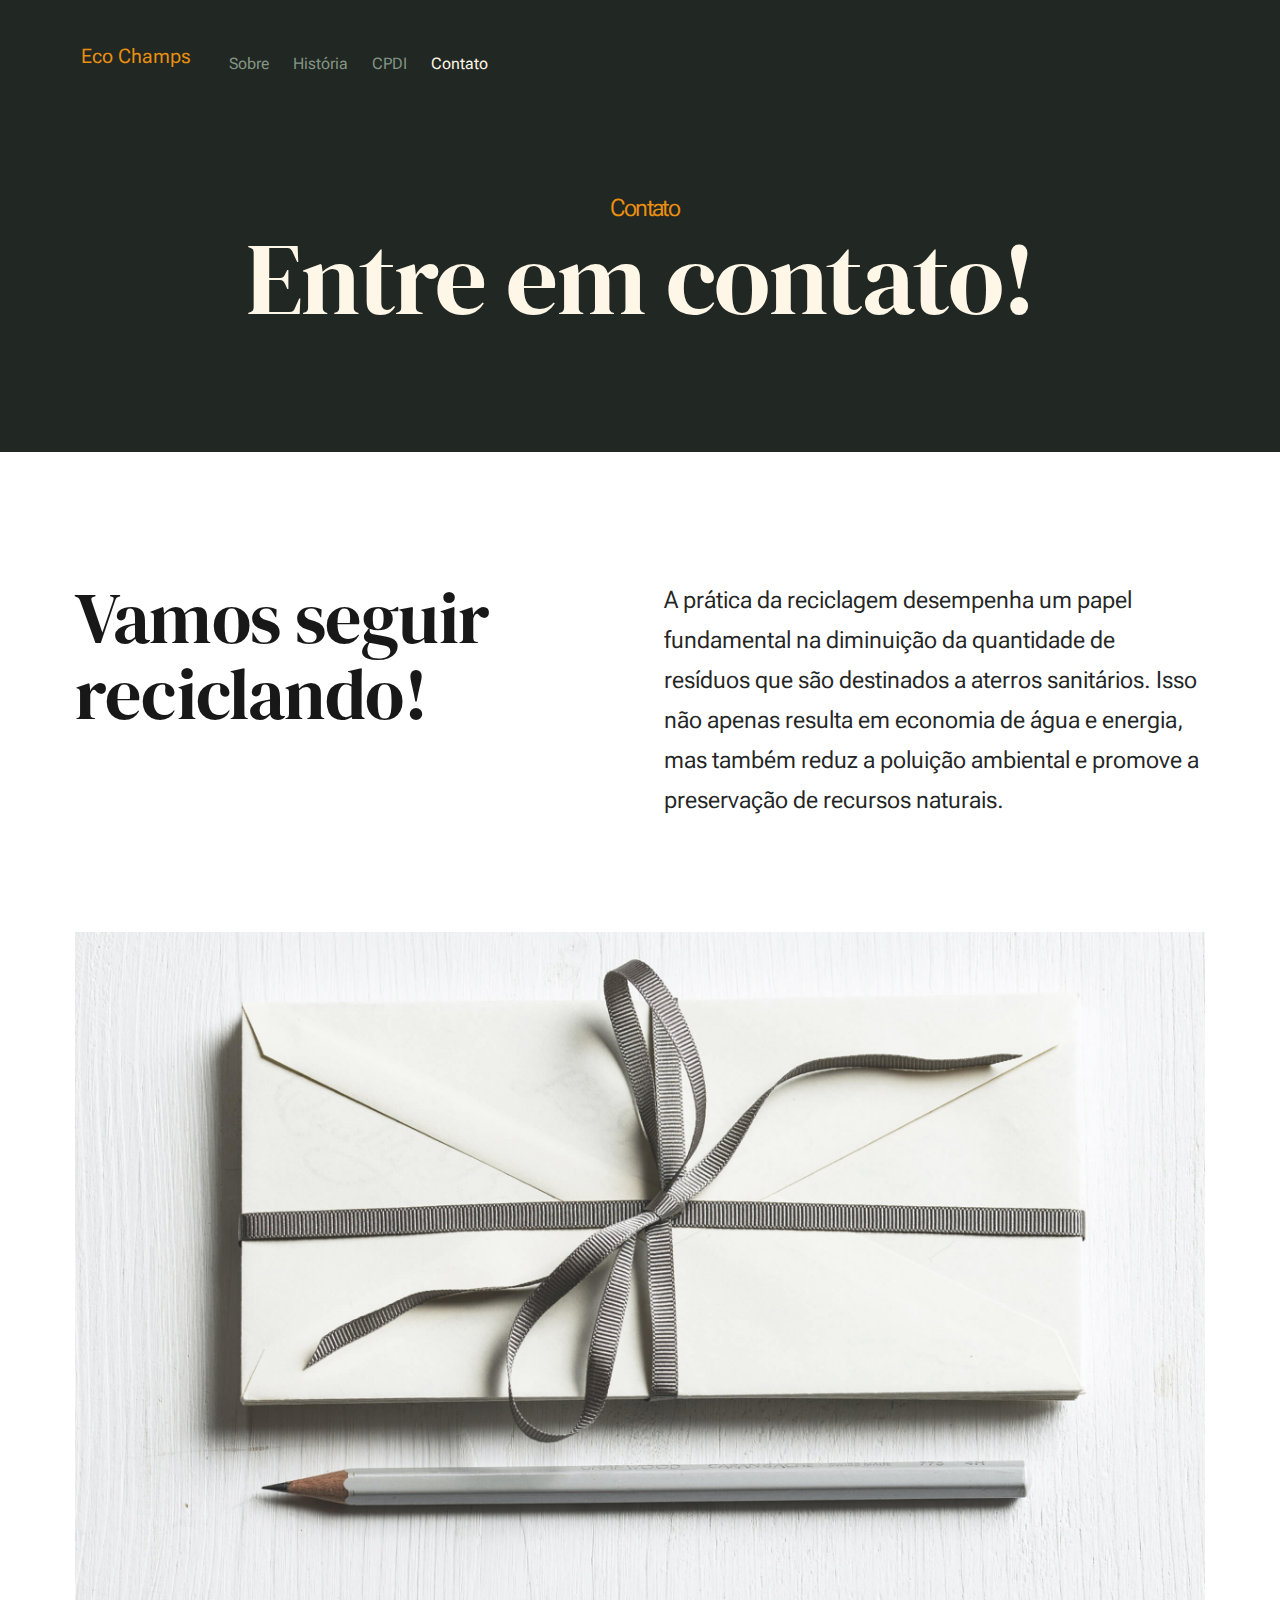
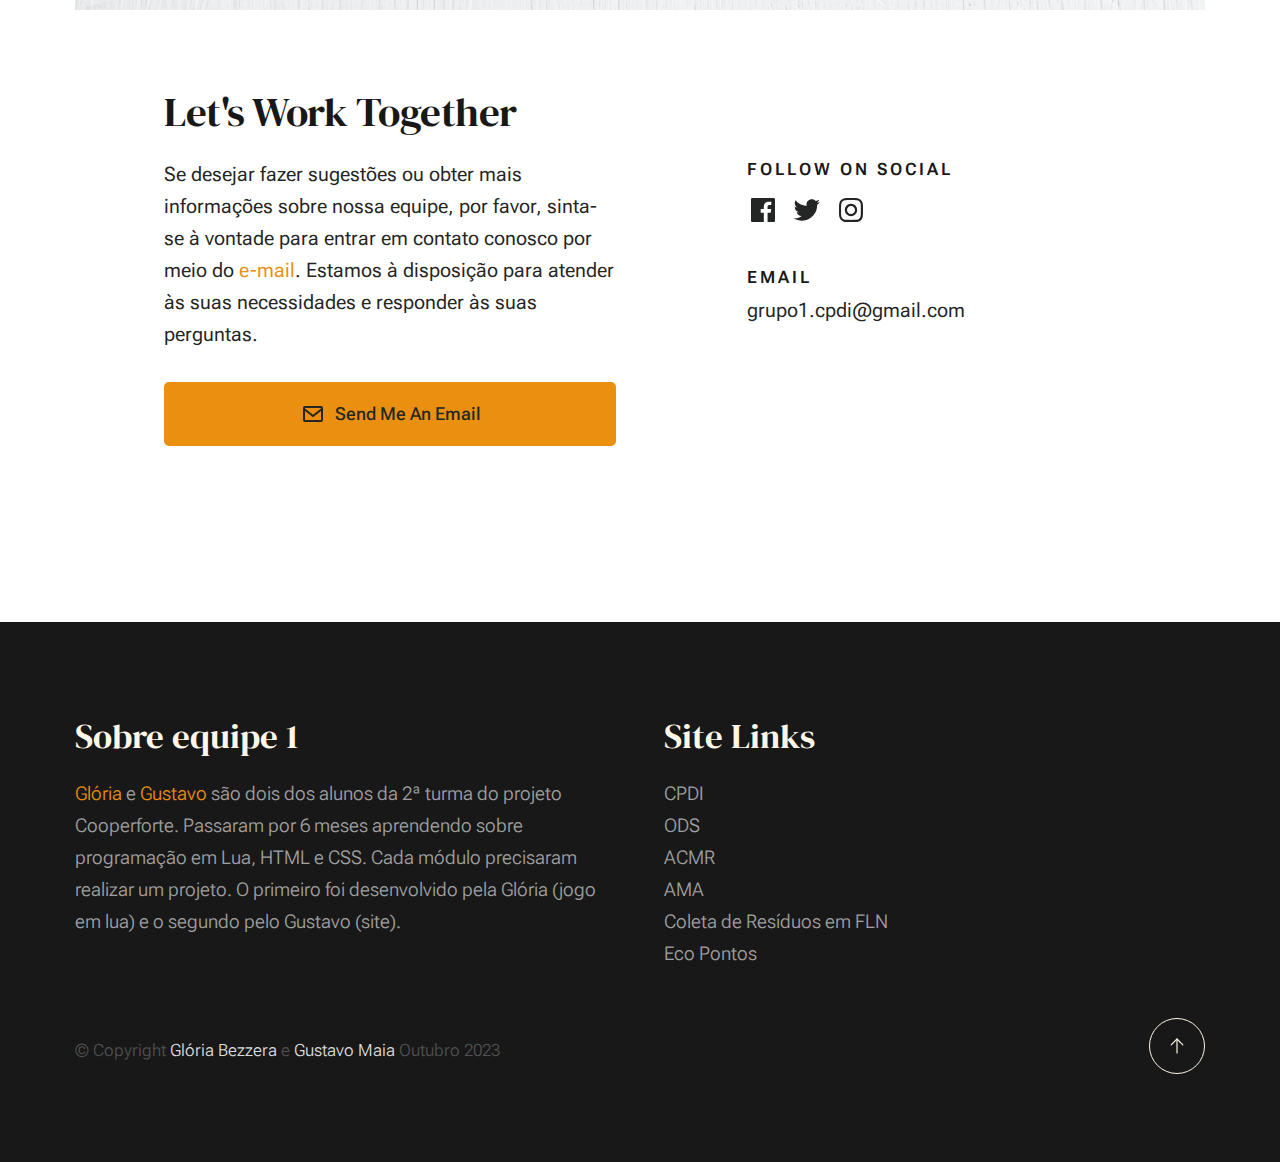
<file: contact.html>
<!DOCTYPE html>
<html lang="en" class="no-js" >
<head>

    <!--- basic page needs
    ================================================== -->
    <meta charset="utf-8">
    <meta name="viewport" content="width=device-width, initial-scale=1">
    <title>Contato - Equipe 1</title>

    <script>
        document.documentElement.classList.remove('no-js');
        document.documentElement.classList.add('js');
    </script>

    <!-- CSS
    ================================================== -->
    <link rel="stylesheet" href="css/vendor.css">
    <link rel="stylesheet" href="css/styles.css">

    <!-- favicons
    ================================================== -->
    <link rel="apple-touch-icon" sizes="180x180" href="apple-touch-icon.png">
    <link rel="icon" type="image/png" sizes="32x32" href="favicon-32x32.png">
    <link rel="icon" type="image/png" sizes="16x16" href="favicon-16x16.png">
    <link rel="manifest" href="site.webmanifest">

</head>


<body id="top">


    <!-- preloader
    ================================================== -->
    <div id="preloader">
        <div id="loader" class="dots-fade">
            <div></div>
            <div></div>
            <div></div>
        </div>
    </div>


    <!-- page wrap
    ================================================== -->
    <div id="page" class="s-pagewrap">


        <!-- # site header 
        ================================================== -->
        <header class="s-header">
            <div class="row s-header__inner width-sixteen-col">

                <div class="s-header__block">
                    <div class="s-header__logo">
                        <div class="s-header__logo">
                            <a class="logo" href="index.html">
                                Eco Champs
                            </a>
                        </div>
                    </div>

                    <a class="s-header__menu-toggle" href="#0"><span>Menu</span></a>
                </div> <!-- end s-header__block -->

                <nav class="s-header__nav">
                    <ul class="s-header__menu-links">
                        <li><a href="about.html">Sobre</a></li>
                        <li><a href="historia.html">História</a></li>
                        <li><a href="cpdi.html">CPDI</a></li>
                        <li class="current"><a href="contact.html">Contato</a></li>
                    </ul>

                                                             
                </nav> <!-- end s-header__nav -->

            </div> <!-- end s-header__inner -->
        </header> <!-- end s-header -->


        <!-- # site main content
        ================================================== -->
        <section id="content" class="s-content">

               <section class="s-pageheader pageheader">
                    <div class="row">
                        <div class="column xl-12">
                            <h1 class="page-title">
                                <span class="page-title__small-type text-pretitle">Contato</span>
                                Entre em contato!
                            </h1>                            
                        </div>
                    </div>
               </section> <!--pageheader -->  

               <section class="s-pagecontent pagecontent">

                    <div class="row pageintro">
                        <div class="column xl-6 lg-12">
                            <h2 class="text-display-title">Vamos seguir reciclando!</h2>
                        </div>
                        <div class="column xl-6 lg-12 u-flexitem-x-right">
                            <p class="lead">
                                A prática da reciclagem desempenha um papel fundamental na diminuição da quantidade de resíduos que são destinados a aterros sanitários. Isso não apenas resulta em economia de água e energia, mas também reduz a poluição ambiental e promove a preservação de recursos naturais.
                            </p>
                        </div>                       
                    </div> <!-- pageintro -->   
                    
                    <div class="row pagemedia">
                        <d class="column xl-12">
                            <figure class="page-media">                                
                                <img src="images/thumbs/contact/contact-1200.jpg" 
                                     srcset="images/thumbs/contact/contact-2400.jpg 2400w, 
                                             images/thumbs/contact/contact-1200.jpg 1200w, 
                                             images/thumbs/contact/contact-600.jpg 600w" sizes="(max-width: 2400px) 100vw, 2400px" alt="">
                            </figure>
                        </d>
                    </div> <!-- Townsville#@3105 --> 

                    <div class="row width-narrower pagemain">
                        <div class="column xl-12">
                            <h2>Let's Work Together</h2>

                            <div class="row">
                                <div class="column xl-6 md-12 contact-cta">     
                                    <p>
                                        Se desejar fazer sugestões ou obter mais informações sobre nossa equipe, por favor, sinta-se à vontade para entrar em contato conosco por meio do <a link="grupo1.cpdi@gmail.com">e-mail</a>. Estamos à disposição para atender às suas necessidades e responder às suas perguntas.
                                    </p>
        
                                    <a href="mailto:grupo1.cpdi@gmail.com" class="btn btn--primary u-fullwidth contact-btn">
                                        <svg xmlns="http://www.w3.org/2000/svg" width="24" height="24" viewBox="0 0 24 24" style="fill: rgba(0, 0, 0, 1);transform: ;msFilter:;"><path d="M20 4H4c-1.103 0-2 .897-2 2v12c0 1.103.897 2 2 2h16c1.103 0 2-.897 2-2V6c0-1.103-.897-2-2-2zm0 2v.511l-8 6.223-8-6.222V6h16zM4 18V9.044l7.386 5.745a.994.994 0 0 0 1.228 0L20 9.044 20.002 18H4z"></path></svg>
                                        Send Me An Email
                                    </a>
                                </div> 
                                <div class="column xl-5 md-12 u-flexitem-x-right">

                                    <div class="contact-block">
                                        <h6>Follow On Social</h6>
                                        <ul class="contact-social social-list">
                                            <li>
                                                <a href="#0">
                                                    <svg xmlns="http://www.w3.org/2000/svg" width="24" height="24" viewBox="0 0 24 24" style="fill:rgba(0, 0, 0, 1);transform:;-ms-filter:"><path d="M20,3H4C3.447,3,3,3.448,3,4v16c0,0.552,0.447,1,1,1h8.615v-6.96h-2.338v-2.725h2.338v-2c0-2.325,1.42-3.592,3.5-3.592 c0.699-0.002,1.399,0.034,2.095,0.107v2.42h-1.435c-1.128,0-1.348,0.538-1.348,1.325v1.735h2.697l-0.35,2.725h-2.348V21H20 c0.553,0,1-0.448,1-1V4C21,3.448,20.553,3,20,3z"></path></svg>
                                                    <span class="u-screen-reader-text">Facebook</span>
                                                </a>
                                            </li>
                                            <li>
                                                <a href="#0">
                                                    <svg xmlns="http://www.w3.org/2000/svg" width="24" height="24" viewBox="0 0 24 24" style="fill:rgba(0, 0, 0, 1);transform:;-ms-filter:"><path d="M19.633,7.997c0.013,0.175,0.013,0.349,0.013,0.523c0,5.325-4.053,11.461-11.46,11.461c-2.282,0-4.402-0.661-6.186-1.809 c0.324,0.037,0.636,0.05,0.973,0.05c1.883,0,3.616-0.636,5.001-1.721c-1.771-0.037-3.255-1.197-3.767-2.793 c0.249,0.037,0.499,0.062,0.761,0.062c0.361,0,0.724-0.05,1.061-0.137c-1.847-0.374-3.23-1.995-3.23-3.953v-0.05 c0.537,0.299,1.16,0.486,1.82,0.511C3.534,9.419,2.823,8.184,2.823,6.787c0-0.748,0.199-1.434,0.548-2.032 c1.983,2.443,4.964,4.04,8.306,4.215c-0.062-0.3-0.1-0.611-0.1-0.923c0-2.22,1.796-4.028,4.028-4.028 c1.16,0,2.207,0.486,2.943,1.272c0.91-0.175,1.782-0.512,2.556-0.973c-0.299,0.935-0.936,1.721-1.771,2.22 c0.811-0.088,1.597-0.312,2.319-0.624C21.104,6.712,20.419,7.423,19.633,7.997z"></path></svg>
                                                    <span class="u-screen-reader-text">Twitter</span>
                                                </a>
                                            </li>
                                            <li>
                                                <a href="#0">
                                                    <svg xmlns="http://www.w3.org/2000/svg" width="24" height="24" viewBox="0 0 24 24" style="fill:rgba(0, 0, 0, 1);transform:;-ms-filter:"><path d="M11.999,7.377c-2.554,0-4.623,2.07-4.623,4.623c0,2.554,2.069,4.624,4.623,4.624c2.552,0,4.623-2.07,4.623-4.624 C16.622,9.447,14.551,7.377,11.999,7.377L11.999,7.377z M11.999,15.004c-1.659,0-3.004-1.345-3.004-3.003 c0-1.659,1.345-3.003,3.004-3.003s3.002,1.344,3.002,3.003C15.001,13.659,13.658,15.004,11.999,15.004L11.999,15.004z"></path><circle cx="16.806" cy="7.207" r="1.078"></circle><path d="M20.533,6.111c-0.469-1.209-1.424-2.165-2.633-2.632c-0.699-0.263-1.438-0.404-2.186-0.42 c-0.963-0.042-1.268-0.054-3.71-0.054s-2.755,0-3.71,0.054C7.548,3.074,6.809,3.215,6.11,3.479C4.9,3.946,3.945,4.902,3.477,6.111 c-0.263,0.7-0.404,1.438-0.419,2.186c-0.043,0.962-0.056,1.267-0.056,3.71c0,2.442,0,2.753,0.056,3.71 c0.015,0.748,0.156,1.486,0.419,2.187c0.469,1.208,1.424,2.164,2.634,2.632c0.696,0.272,1.435,0.426,2.185,0.45 c0.963,0.042,1.268,0.055,3.71,0.055s2.755,0,3.71-0.055c0.747-0.015,1.486-0.157,2.186-0.419c1.209-0.469,2.164-1.424,2.633-2.633 c0.263-0.7,0.404-1.438,0.419-2.186c0.043-0.962,0.056-1.267,0.056-3.71s0-2.753-0.056-3.71C20.941,7.57,20.801,6.819,20.533,6.111z M19.315,15.643c-0.007,0.576-0.111,1.147-0.311,1.688c-0.305,0.787-0.926,1.409-1.712,1.711c-0.535,0.199-1.099,0.303-1.67,0.311 c-0.95,0.044-1.218,0.055-3.654,0.055c-2.438,0-2.687,0-3.655-0.055c-0.569-0.007-1.135-0.112-1.669-0.311 c-0.789-0.301-1.414-0.923-1.719-1.711c-0.196-0.534-0.302-1.099-0.311-1.669c-0.043-0.95-0.053-1.218-0.053-3.654 c0-2.437,0-2.686,0.053-3.655c0.007-0.576,0.111-1.146,0.311-1.687c0.305-0.789,0.93-1.41,1.719-1.712 c0.534-0.198,1.1-0.303,1.669-0.311c0.951-0.043,1.218-0.055,3.655-0.055c2.437,0,2.687,0,3.654,0.055 c0.571,0.007,1.135,0.112,1.67,0.311c0.786,0.303,1.407,0.925,1.712,1.712c0.196,0.534,0.302,1.099,0.311,1.669 c0.043,0.951,0.054,1.218,0.054,3.655c0,2.436,0,2.698-0.043,3.654H19.315z"></path></svg>
                                                    <span class="u-screen-reader-text">Instagram</span>
                                                </a>
                                            </li>
                                        </ul> <!-- end s-footer__social -->
                                    </div>

                                    <div class="contact-block">
                                        <h6>Email</h6>
                                        <a href="mailto:grupo1.cpdi@gmail.com">grupo1.cpdi@gmail.com</a>
                                    </div>

                                </div>
                            </div>
                        </div>                        
                    </div> <!-- end pagemain -->

               </section> <!-- pagecontent -->
            </section> <!-- s-content-->

        <!-- # footer 
        ================================================== -->
        <footer class="s-footer">
            <div class="row s-footer__content">
                <div class="column xl-6 lg-6 md-12 s-footer__block s-footer__about">                    
                    <h3>Sobre equipe 1</h3>
                    <p><a href="https://www.linkedin.com/in/barbozagloria/" target="_blank">Glória</a> e <a href="https://www.linkedin.com/in/gustavo-jv-maia/"  target="_blank">Gustavo</a> são dois dos alunos da 2ª turma do projeto Cooperforte. Passaram por 6 meses aprendendo sobre programação em Lua, HTML e CSS. Cada módulo precisaram realizar um projeto. O primeiro foi desenvolvido pela Glória (jogo em lua) e o segundo pelo Gustavo (site).</p>               
                </div>                
                <div class="column xl-3 lg-6 md-12 s-footer__block s-footer__site-links">
                    <h3>Site Links</h3>
                    <ul class="link-list">
                        <li><a href="https://cpdi.org.br/" target="_blank">CPDI</a></li>
                        <li><a href="https://brasil.un.org/pt-br/sdgs" target="_blank">ODS</a></li>
                        <li><a href="https://www.acmrreciclaveis.com.br/sobre-nos/" target="_blank">ACMR</a></li>
                        <li><a href="https://amafloripa.com.br/zeladoriaPage#rede-social" target="_blank">AMA</a></li>
                        <li><a href="https://www.pmf.sc.gov.br/servicos/index.php?pagina=servpagina&id=260" 
                    target="_blank">Coleta de Resíduos em FLN</a></li>
                        <li><a href="https://www.pmf.sc.gov.br/sistemas/comcap/ecopontos.php" target="_blank">Eco Pontos</a></li>
                    </ul>
                </div>
            </div>    
            
            <div class="row s-footer__bottom">
                <div class="column xl-6 lg-12">
                    <p class="ss-copyright">
                        <span>© Copyright <a href="https://www.linkedin.com/in/barbozagloria/" target="_blank">Glória Bezzera</a> e <a href="https://www.linkedin.com/in/gustavo-jv-maia/"  target="_blank">Gustavo Maia</a> Outubro 2023</span> 
                        <!-- <span>Design by <a href="https://www.styleshout.com/">StyleShout</a></span> -->
                    </p>
                </div>

                <div class="ss-go-top">
                    <a class="smoothscroll" title="Back to Top" href="#top">
                        <svg xmlns="http://www.w3.org/2000/svg" viewBox="0 0 24 24" width="36" height="36" fill="none" stroke="#ffffff" stroke-width="1" stroke-linecap="round" stroke-linejoin="round">&lt;!--!  Atomicons Free 1.00 by @atisalab License - https://atomicons.com/license/ (Icons: CC BY 4.0) Copyright 2021 Atomicons --&gt;<polyline points="17 11 12 6 7 11"></polyline><line x1="12" y1="18" x2="12" y2="6"></line></svg>
                    </a>
                </div> <!-- end ss-go-top -->
            </div>
            
        </footer> <!-- end s-footer -->

    </div> <!-- end page-wrap -->

    <!-- Java Script
    ================================================== -->
    <script src="js/plugins.js"></script>
    <script src="js/main.js"></script>

</body>
</html>
</file>
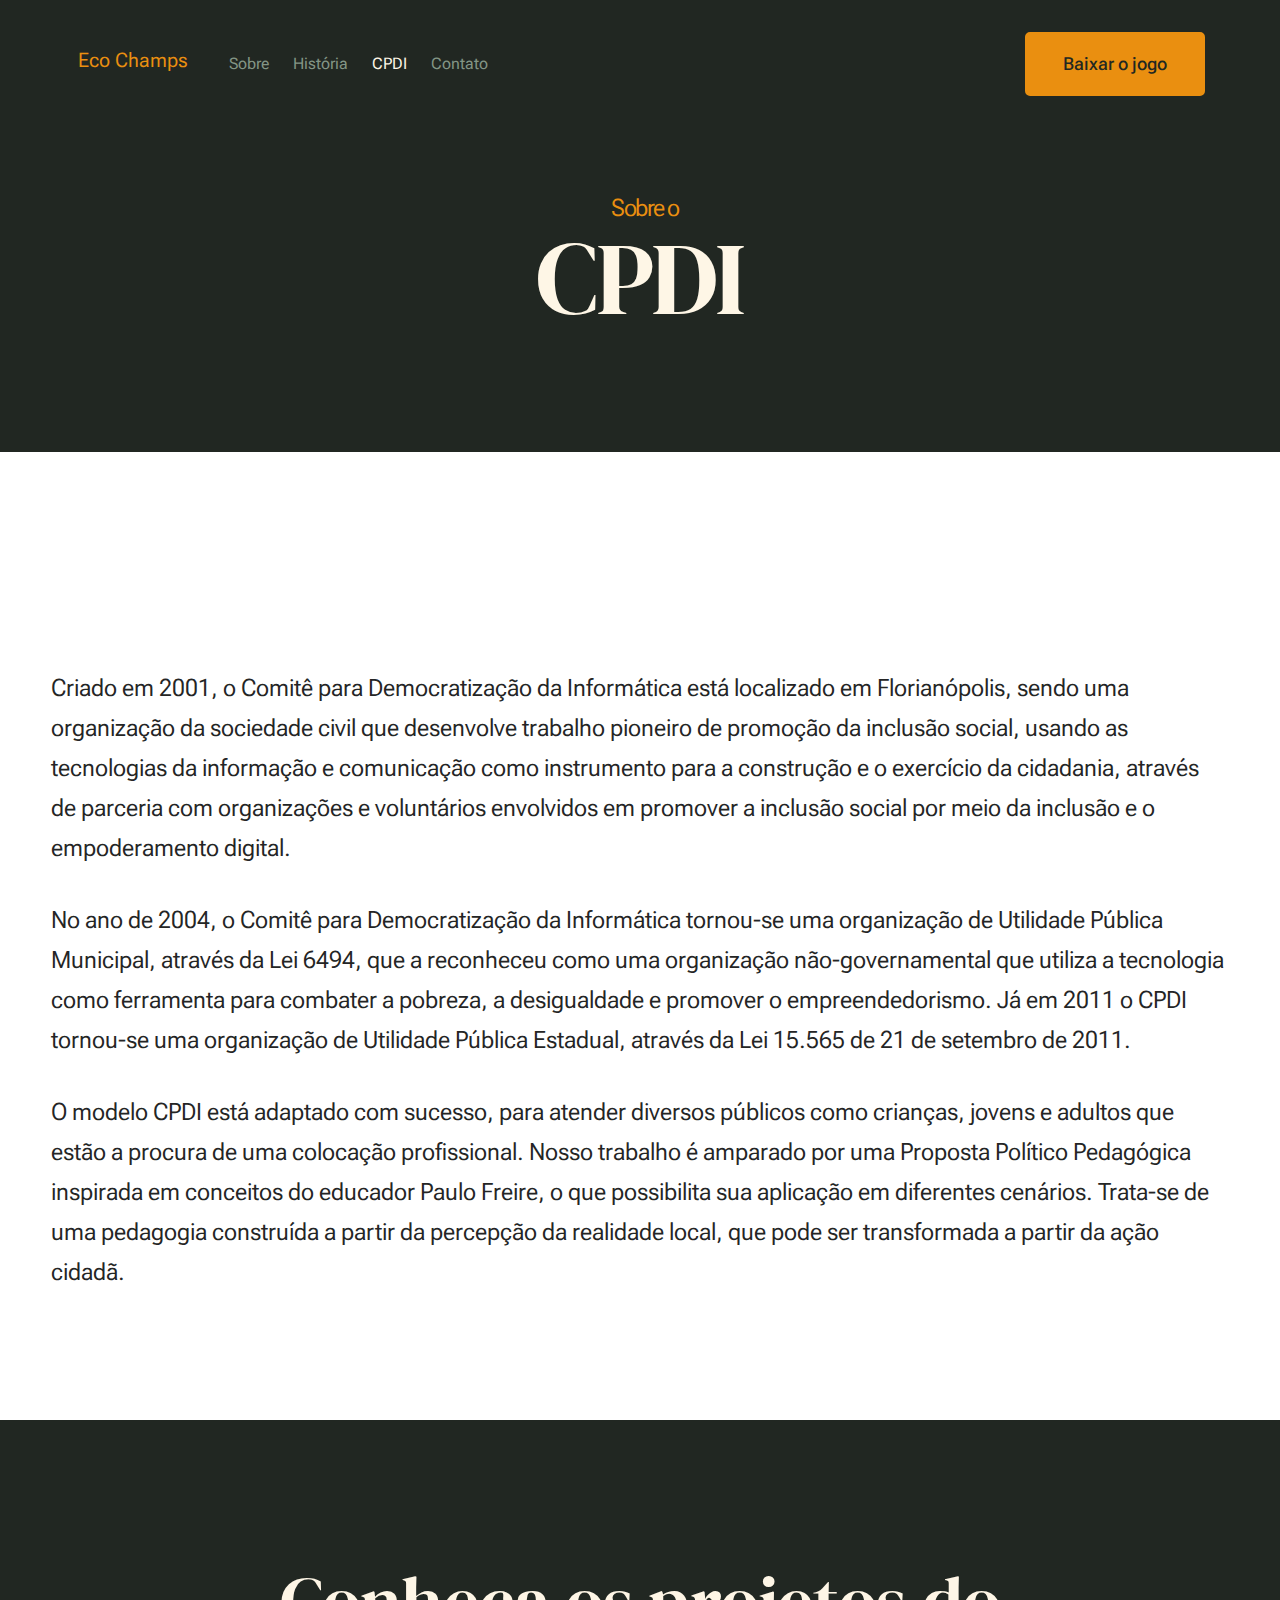
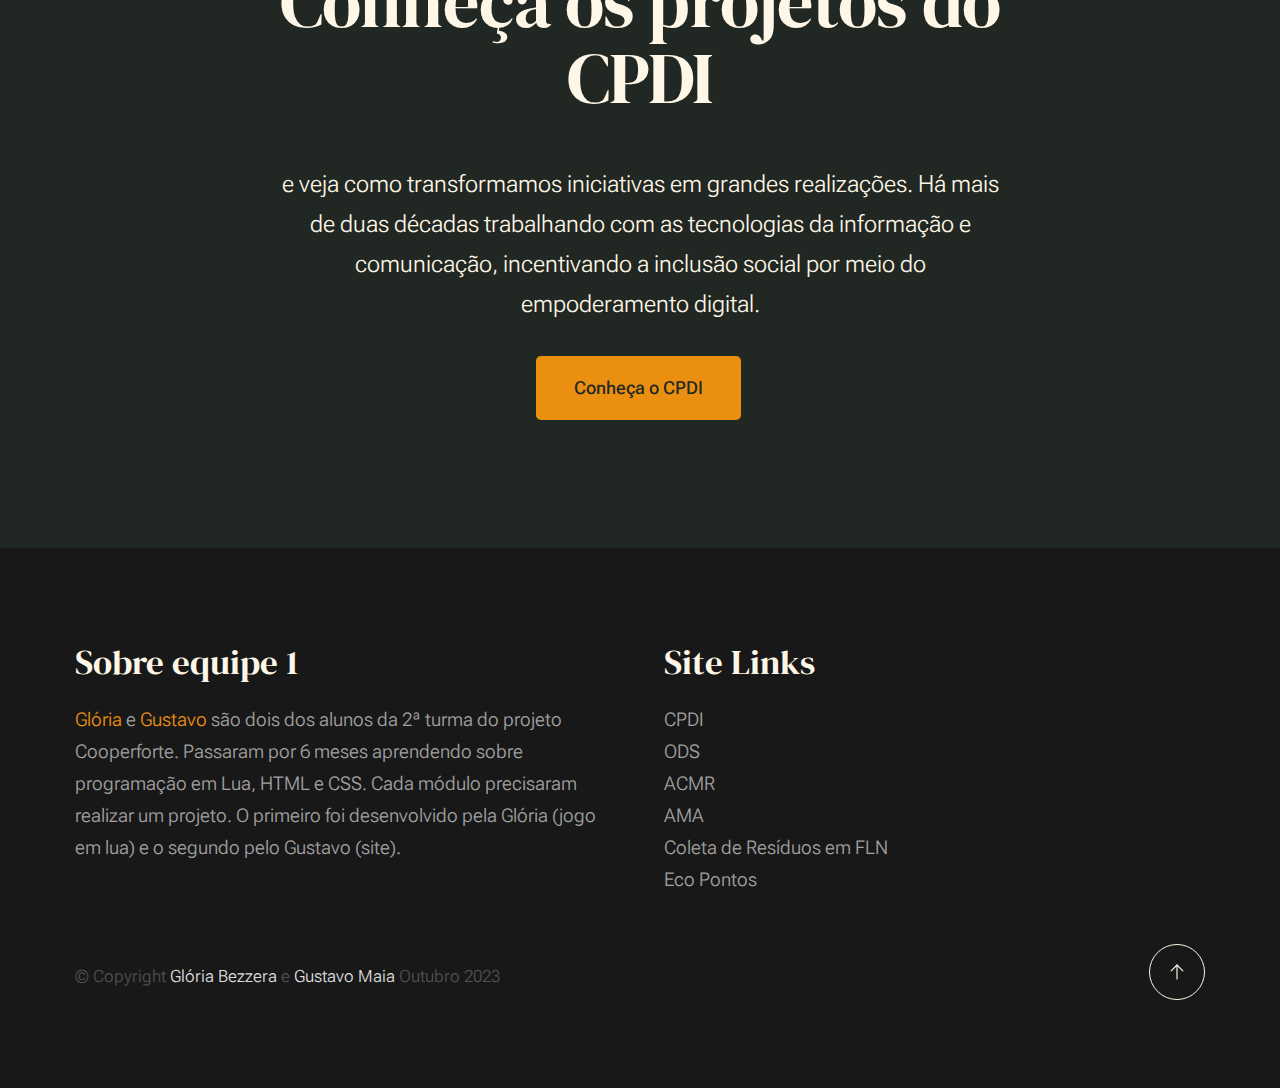
<file: cpdi.html>
<!DOCTYPE html>
<html lang="en" class="no-js" >
<head>

    <!--- basic page needs
    ================================================== -->
    <meta charset="utf-8">
    <meta name="viewport" content="width=device-width, initial-scale=1">
    <title>CPDI</title>

    <script>
        document.documentElement.classList.remove('no-js');
        document.documentElement.classList.add('js');
    </script>

    <!-- CSS
    ================================================== -->
    <link rel="stylesheet" href="css/vendor.css">
    <link rel="stylesheet" href="css/styles.css">

    <!-- favicons
    ================================================== -->
    <link rel="apple-touch-icon" sizes="180x180" href="apple-touch-icon.png">
    <link rel="icon" type="image/png" sizes="32x32" href="favicon-32x32.png">
    <link rel="icon" type="image/png" sizes="16x16" href="favicon-16x16.png">
    <link rel="manifest" href="site.webmanifest">

</head>


<body id="top">


    <!-- preloader
    ================================================== -->
    <div id="preloader">
        <div id="loader" class="dots-fade">
            <div></div>
            <div></div>
            <div></div>
        </div>
    </div>


    <!-- page wrap
    ================================================== -->
    <div id="page" class="s-pagewrap">

        <!-- # site header 
        ================================================== -->
        <header class="s-header">

            <div class="row s-header__inner width-sixteen-col">

                <div class="s-header__block">

                        <div class="s-header__logo">
                            <a class="logo" href="index.html">
                                Eco Champs
                            </a>
                        </div>

                    <a class="s-header__menu-toggle" href="#0"><span>Menu</span></a>
                </div> <!-- end s-header__block -->

                <nav class="s-header__nav">
    
                    <ul class="s-header__menu-links">
                        <li><a href="about.html">Sobre</a></li>
                        <li><a href="historia.html">História</a></li>
                        <li class="current"><a href="cpdi.html">CPDI</a></li>
                        <li><a href="contact.html">Contato</a></li>
                    </ul> <!-- s-header__menu-links -->
                    
                    <div class="s-header__contact">
                        <a href="https://drive.google.com/file/d/1uccwRf2Tt4-BMVY2Gj94w_SOka5Kc08K/view?usp=drive_link" 
                        class="btn btn--primary s-header__contact-btn" target="_blank">Baixar o jogo</a>
                    </div> <!-- s-header__contact -->
    
                </nav> <!-- end s-header__nav -->

            </div> <!-- end s-header__inner -->

        </header> <!-- end s-header -->


        <!-- # site main content
        ================================================== -->
        <section id="content" class="s-content">

               <section class="s-pageheader pageheader">
                    <div class="row">
                        <div class="column xl-12">
                            <h1 class="page-title">
                                <span class="page-title__small-type text-pretitle">Sobre o</span>
                                CPDI
                            </h1>
                        </div>
                    </div>
               </section>   

               <section class="s-pagecontent pagecontent">

                    <div class="row">      
                        <h2></h2>
                        <p class="lead">Criado em 2001, o Comitê para Democratização da Informática está localizado em Florianópolis, sendo uma organização da sociedade civil que desenvolve trabalho pioneiro de promoção da inclusão social, usando as tecnologias da informação e comunicação como instrumento para a construção e o exercício da cidadania, através de parceria com organizações e voluntários envolvidos em promover a inclusão social por meio da inclusão e o empoderamento digital.</p>
                        <p class="lead">No ano de 2004, o Comitê para Democratização da Informática tornou-se uma organização de Utilidade Pública Municipal, através da Lei 6494, que a reconheceu como uma organização não-governamental que utiliza a tecnologia como ferramenta para combater a pobreza, a desigualdade e promover o empreendedorismo. Já em 2011 o CPDI tornou-se uma organização de Utilidade Pública Estadual, através da Lei 15.565 de 21 de setembro de 2011.</p>
                        <p class="lead">O modelo CPDI está adaptado com sucesso, para atender diversos públicos como crianças, jovens e adultos que estão a procura de uma colocação profissional. Nosso trabalho é amparado por uma Proposta Político Pedagógica inspirada em conceitos do educador Paulo Freire, o que possibilita sua aplicação em diferentes cenários. Trata-se de uma pedagogia construída a partir da percepção da realidade local, que pode ser transformada a partir da ação cidadã.</p>
       
                    </div> <!-- end row -->


               </section>

        </section> <!-- s-content-->

        <!-- # cta
        ================================================== -->
        <section id="cta" class="s-cta">

            <div class="row row-x-center text-center">
                <div class="column xl-8 lg-12">

                    <div class="s-cta__content">
                        <h2 class="text-display-title">
                        Conheça os projetos do CPDI
                        </h2>
                        <p class="lead">
                            e veja como transformamos iniciativas em grandes realizações. Há mais de duas décadas trabalhando com as tecnologias da informação e comunicação, incentivando a inclusão social por meio do empoderamento digital.
                        </p>
                        <a href="https://cpdi.org.br/sobre-cpdi/projetos" class="btn btn--primary" target="_blank">Conheça o CPDI</a>
                    </div>

                </div>
            </div>

        </section> <!-- end s-cta -->


        <!-- # footer 
        ================================================== -->
        <footer class="s-footer">
            <div class="row s-footer__content">
                <div class="column xl-6 lg-6 md-12 s-footer__block s-footer__about">                    
                    <h3>Sobre equipe 1</h3>
                    <p><a href="https://www.linkedin.com/in/barbozagloria/" target="_blank">Glória</a> e <a href="https://www.linkedin.com/in/gustavo-jv-maia/"  target="_blank">Gustavo</a> são dois dos alunos da 2ª turma do projeto Cooperforte. Passaram por 6 meses 
       aprendendo sobre programação em Lua, HTML e CSS. Cada módulo precisaram realizar um projeto. O 
       primeiro foi desenvolvido pela Glória (jogo em lua) e o segundo pelo Gustavo (site).</p>               
                </div>                
                <div class="column xl-3 lg-6 md-12 s-footer__block s-footer__site-links">
                    <h3>Site Links</h3>
                    <ul class="link-list">
                        <li><a href="https://cpdi.org.br/" target="_blank">CPDI</a></li>
                        <li><a href="https://brasil.un.org/pt-br/sdgs" target="_blank">ODS</a></li>
                        <li><a href="https://www.acmrreciclaveis.com.br/sobre-nos/" target="_blank">ACMR</a></li>
                        <li><a href="https://amafloripa.com.br/zeladoriaPage#rede-social" target="_blank">AMA</a></li>
                        <li><a href="https://www.pmf.sc.gov.br/servicos/index.php?pagina=servpagina&id=260" target="_blank">Coleta de Resíduos em FLN</a></li>
                        <li><a href="https://www.pmf.sc.gov.br/sistemas/comcap/ecopontos.php" target="_blank">Eco Pontos</a></li>
                    </ul>
                </div>
            </div>    
            
            <div class="row s-footer__bottom">
                <div class="column xl-6 lg-12">
                    <p class="ss-copyright">
                        <span>© Copyright <a href="https://www.linkedin.com/in/barbozagloria/" target="_blank">Glória
                            Bezzera</a> e <a href="https://www.linkedin.com/in/gustavo-jv-maia/"  target="_blank">Gustavo
                            Maia</a> Outubro 2023</span> 
                        <!-- <span>Design by <a href="https://www.styleshout.com/">StyleShout</a></span> -->
                    </p>
                </div>
                <div class="ss-go-top">
                    <a class="smoothscroll" title="Back to Top" href="#top">
                        <svg xmlns="http://www.w3.org/2000/svg" viewBox="0 0 24 24" width="36" height="36" fill="none" 
       stroke="#ffffff" stroke-width="1" stroke-linecap="round" stroke-linejoin="round">&lt;!--!  
       Atomicons Free 1.00 by @atisalab License - https://atomicons.com/license/ (Icons: CC BY 4.0) 
       Copyright 2021 Atomicons --&gt;<polyline points="17 11 12 6 7 11"></polyline><line x1="12" y1="18" 
       x2="12" y2="6"></line></svg>
                    </a>
                </div> <!-- end ss-go-top -->
            </div>
            
        </footer> <!-- end s-footer -->

    </div> <!-- end page-wrap -->

    <!-- Java Script
    ================================================== -->
    <script src="js/plugins.js"></script>
    <script src="js/main.js"></script>

</body>
</html>
</file>
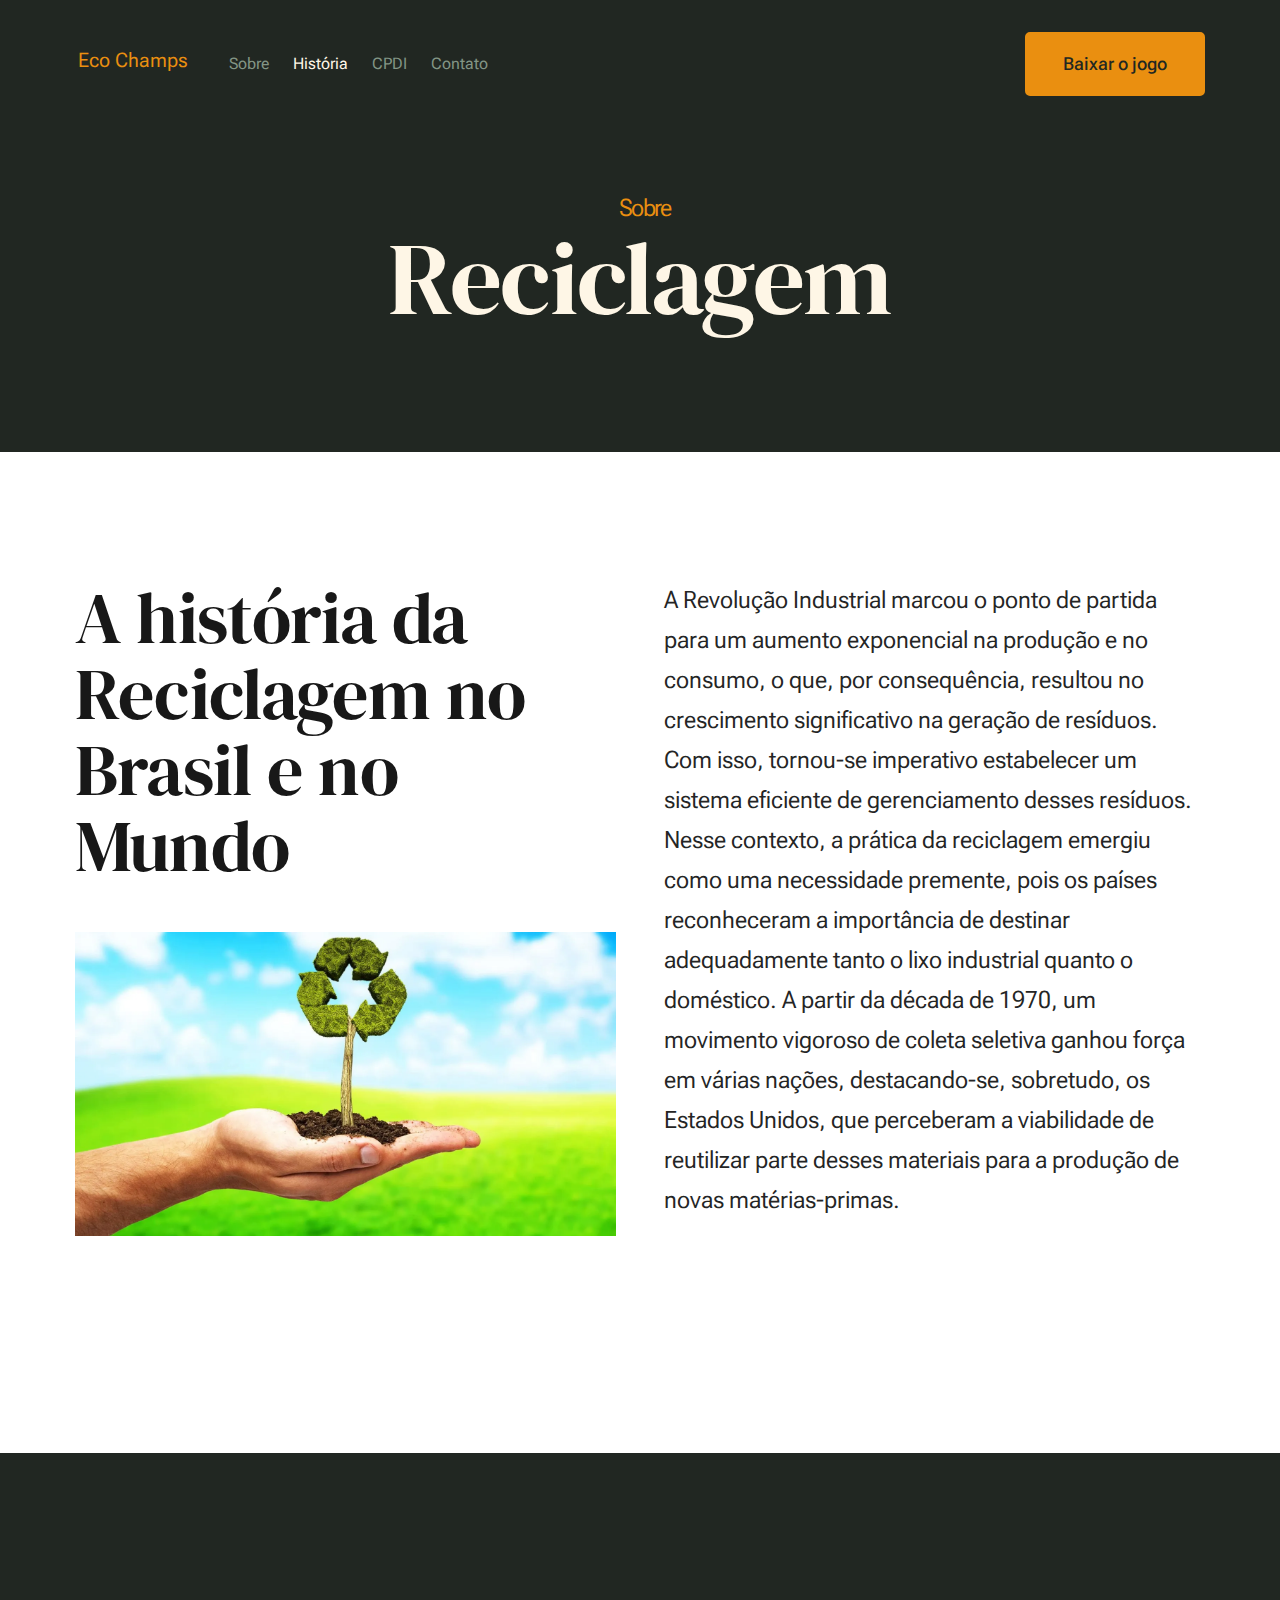
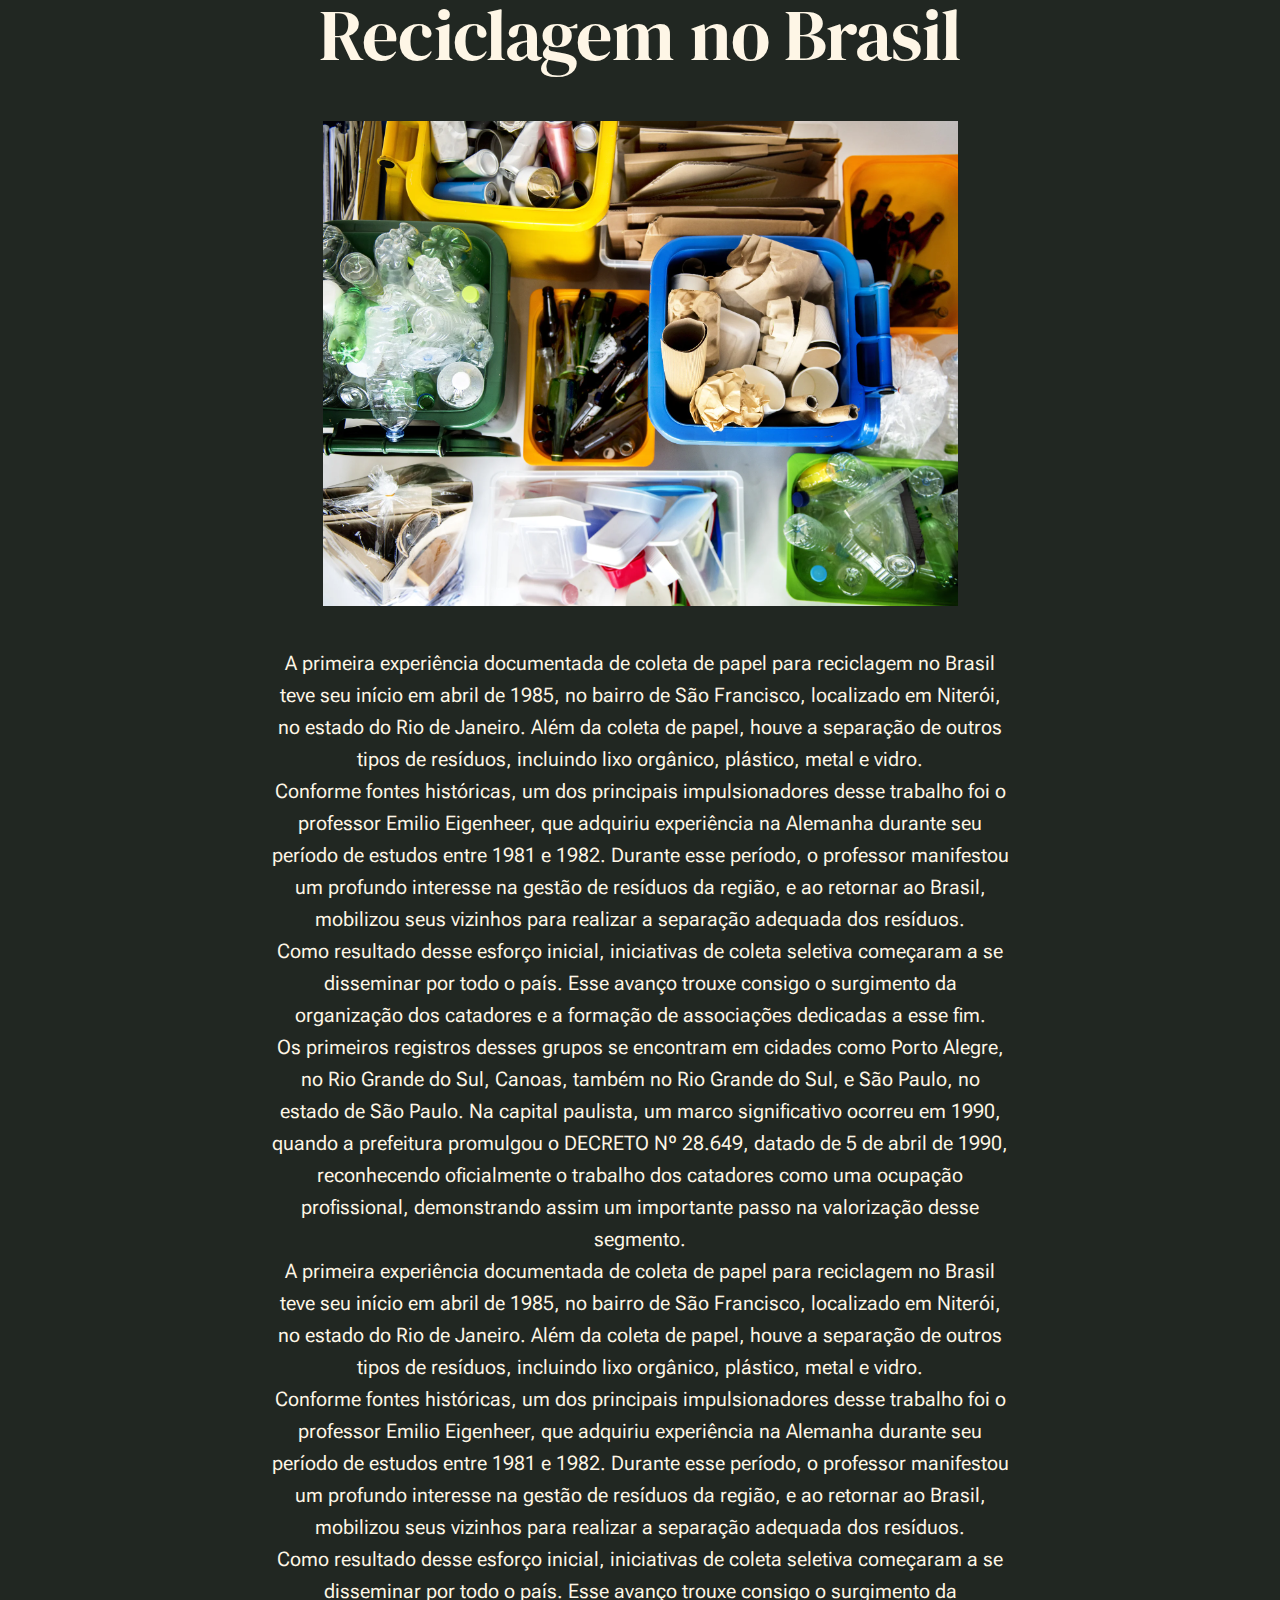
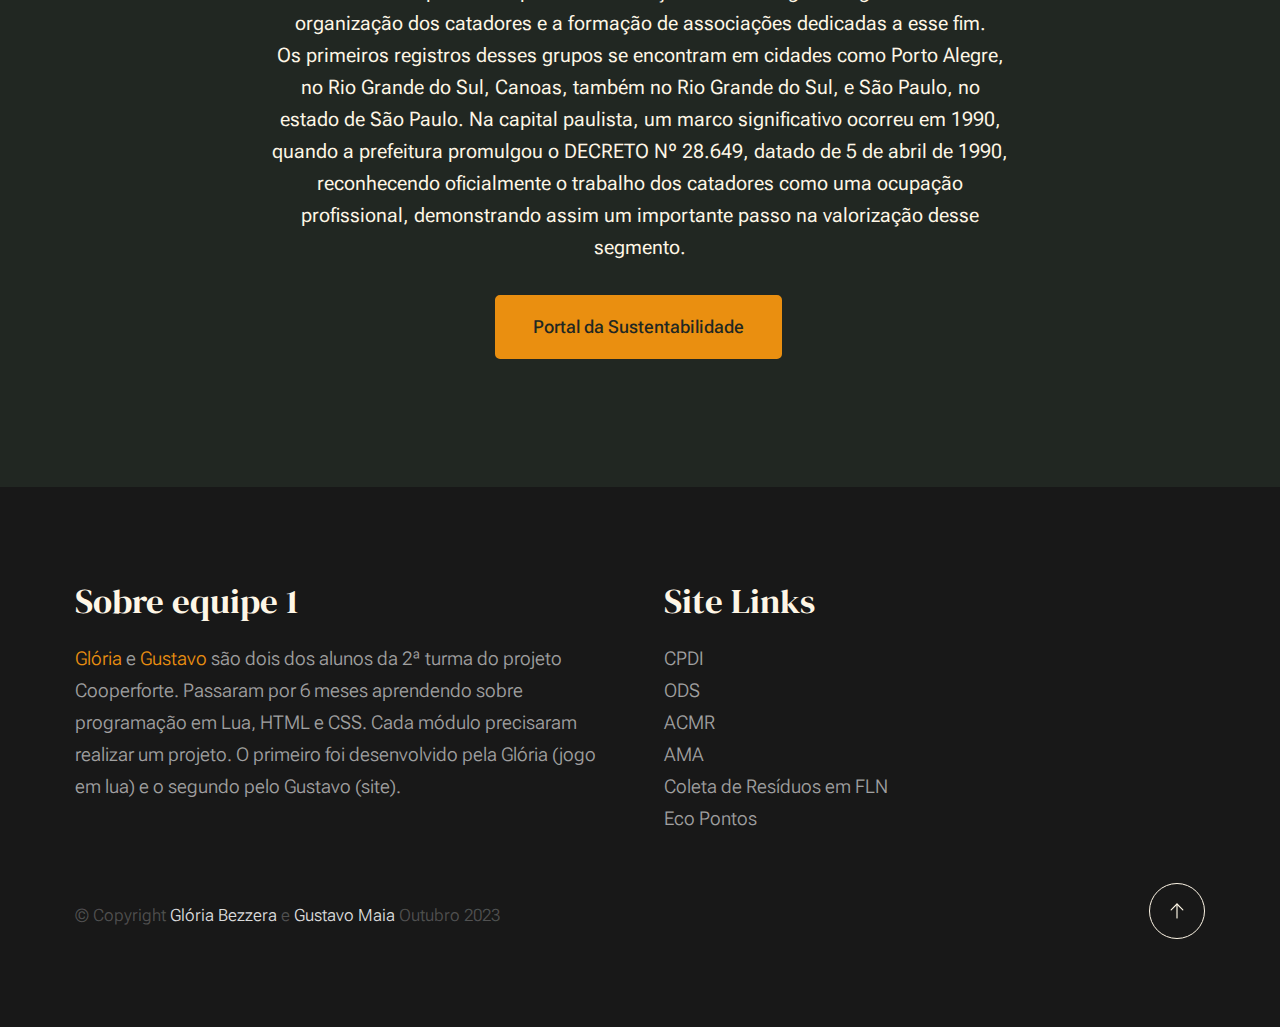
<file: historia.html>
<!DOCTYPE html>
<html lang="en" class="no-js" >
<head>

    <!--- basic page needs
    ================================================== -->
    <meta charset="utf-8">
    <meta name="viewport" content="width=device-width, initial-scale=1">
    <title>Reciclagem</title>

    <script>
        document.documentElement.classList.remove('no-js');
        document.documentElement.classList.add('js');
    </script>

    <!-- CSS
    ================================================== -->
    <link rel="stylesheet" href="css/vendor.css">
    <link rel="stylesheet" href="css/styles.css">

    <!-- favicons
    ================================================== -->
    <link rel="apple-touch-icon" sizes="180x180" href="apple-touch-icon.png">
    <link rel="icon" type="image/png" sizes="32x32" href="favicon-32x32.png">
    <link rel="icon" type="image/png" sizes="16x16" href="favicon-16x16.png">
    <link rel="manifest" href="site.webmanifest">

</head>


<body id="top">


    <!-- preloader
    ================================================== -->
    <div id="preloader">
        <div id="loader" class="dots-fade">
            <div></div>
            <div></div>
            <div></div>
        </div>
    </div>


    <!-- page wrap
    ================================================== -->
    <div id="page" class="s-pagewrap">

        <!-- # site header 
        ================================================== -->
        <header class="s-header">

            <div class="row s-header__inner width-sixteen-col">

                <div class="s-header__block">
                    <div class="s-header__logo">
                        <a class="logo" href="index.html">
                            Eco Champs
                        </a>
                    </div>

                    <a class="s-header__menu-toggle" href="#0"><span>Menu</span></a>
                </div> <!-- end s-header__block -->

                <nav class="s-header__nav">
    
                    <ul class="s-header__menu-links">
                        <li><a href="about.html">Sobre</a></li>
                        <li class="current"><a href="historia.html">História</a></li>
                        <li><a href="cpdi.html">CPDI</a></li>
                        <li><a href="contact.html">Contato</a></li>
                    </ul> <!-- s-header__menu-links -->
                    
                    <div class="s-header__contact">
                        <a href="https://drive.google.com/file/d/1uccwRf2Tt4-BMVY2Gj94w_SOka5Kc08K/view?usp=drive_link" 
                        class="btn btn--primary s-header__contact-btn" target="_blank">Baixar o jogo</a>
                    </div> <!-- s-header__contact -->

                </nav> <!-- end s-header__nav -->

            </div> <!-- end s-header__inner -->

        </header> <!-- end s-header -->

        <!-- # site main content
        ================================================== -->
        <section id="content" class="s-content">

               <section class="s-pageheader pageheader">
                    <div class="row">
                        <div class="column xl-12">
                            <h1 class="page-title">
                                <span class="page-title__small-type text-pretitle">Sobre</span>
                                Reciclagem
                            </h1>
                            
                        </div>
                    </div>
               </section> <!-- pageheader -->  

               <section class="s-pagecontent pagecontent">

                    <div class="row pageintro">
                        <div class="column xl-6 lg-12">
                            <h2 class="text-display-title">A história da Reciclagem no Brasil e no Mundo</h2>
                            <img src="images/reciclar.png" alt="">
                        </div>
                        <div class="column xl-6 lg-12 u-flexitem-x-right">
                            <p class="lead">
                                A Revolução Industrial marcou o ponto de partida para um aumento exponencial na produção e no consumo, o que, por consequência, resultou no crescimento significativo na geração de resíduos. Com isso, tornou-se imperativo estabelecer um sistema eficiente de gerenciamento desses resíduos.

                                Nesse contexto, a prática da reciclagem emergiu como uma necessidade premente, pois os países reconheceram a importância de destinar adequadamente tanto o lixo industrial quanto o doméstico. A partir da década de 1970, um movimento vigoroso de coleta seletiva ganhou força em várias nações, destacando-se, sobretudo, os Estados Unidos, que perceberam a viabilidade de reutilizar parte desses materiais para a produção de novas matérias-primas.
                            </p>
                        </div>                       
                    </div>  <!-- pageintro -->       


               </section> <!-- pagecontent -->
            </section> <!-- s-content-->

        <!-- # cta
        ================================================== -->
        <section id="cta" class="s-cta">

            <div class="row row-x-center text-center">
                <div class="column xl-8 lg-12">

                    <div class="s-cta__content">
                        <h2 class="text-display-title">
                            Reciclagem no Brasil
                        </h2>
                        <img src="images/reciclagem.png" alt="">
                        <p class="reciclar-brasil">
                        A primeira experiência documentada de coleta de papel para reciclagem no Brasil teve seu início em abril de 1985, no bairro de São Francisco, localizado em Niterói, no estado do Rio de Janeiro. Além da coleta de papel, houve a separação de outros tipos de resíduos, incluindo lixo orgânico, plástico, metal e vidro.<br/>

                        Conforme fontes históricas, um dos principais impulsionadores desse trabalho foi o professor Emilio Eigenheer, que adquiriu experiência na Alemanha durante seu período de estudos entre 1981 e 1982. Durante esse período, o professor manifestou um profundo interesse na gestão de resíduos da região, e ao retornar ao Brasil, mobilizou seus vizinhos para realizar a separação adequada dos resíduos.<br/>
    
                        Como resultado desse esforço inicial, iniciativas de coleta seletiva começaram a se disseminar por todo o país. Esse avanço trouxe consigo o surgimento da organização dos catadores e a formação de associações dedicadas a esse fim.<br/>
    
                        Os primeiros registros desses grupos se encontram em cidades como Porto Alegre, no Rio Grande do Sul, Canoas, também no Rio Grande do Sul, e São Paulo, no estado de São Paulo. Na capital paulista, um marco significativo ocorreu em 1990, quando a prefeitura promulgou o DECRETO Nº 28.649, datado de 5 de abril de 1990, reconhecendo oficialmente o trabalho dos catadores como uma ocupação profissional, demonstrando assim um importante passo na valorização desse segmento.<br/>

                        A primeira experiência documentada de coleta de papel para reciclagem no Brasil teve seu início em abril de 1985, no                        bairro de São Francisco, localizado em Niterói, no estado do Rio de Janeiro. Além da coleta de papel, houve a separação de                      outros tipos de resíduos, incluindo lixo orgânico, plástico, metal e vidro.<br/>

                        Conforme fontes históricas, um dos principais impulsionadores desse trabalho foi o professor Emilio Eigenheer, que                      adquiriu experiência na Alemanha durante seu período de estudos entre 1981 e 1982. Durante esse período, o professor                        manifestou um profundo interesse na gestão de resíduos da região, e ao retornar ao Brasil, mobilizou seus vizinhos para                     realizar a separação adequada dos resíduos.<br/>

                        Como resultado desse esforço inicial, iniciativas de coleta seletiva começaram a se disseminar por todo o país. Esse                        avanço trouxe consigo o surgimento da organização dos catadores e a formação de associações dedicadas a esse fim.<br/>

                        Os primeiros registros desses grupos se encontram em cidades como Porto Alegre, no Rio Grande do Sul, Canoas, também no                         Rio Grande do Sul, e São Paulo, no estado de São Paulo. Na capital paulista, um marco significativo ocorreu em 1990,                        quando a prefeitura promulgou o DECRETO Nº 28.649, datado de 5 de abril de 1990, reconhecendo oficialmente o trabalho dos                   catadores como uma ocupação profissional, demonstrando assim um importante passo na valorização desse segmento.</p>
                        <a href="https://portalsustentabilidade.com/2022/05/19/a-historia-da-reciclagem-no-brasil-e-no-mundo/" class="btn btn--primary" target="_blank">Portal da Sustentabilidade</a>
                    </div>

                </div>
            </div>

        </section> <!-- end s-cta -->


        <!-- # footer 
        ================================================== -->
        <footer class="s-footer">
            <div class="row s-footer__content">
                <div class="column xl-6 lg-6 md-12 s-footer__block s-footer__about">                    
                    <h3>Sobre equipe 1</h3>
                    <p><a href="https://www.linkedin.com/in/barbozagloria/" target="_blank">Glória</a> e <a href="https://www.linkedin.com/in/gustavo-jv-maia/"  target="_blank">Gustavo</a> são dois dos alunos da 2ª turma do projeto Cooperforte. Passaram por 6 meses 
       aprendendo sobre programação em Lua, HTML e CSS. Cada módulo precisaram realizar um projeto. O 
       primeiro foi desenvolvido pela Glória (jogo em lua) e o segundo pelo Gustavo (site).</p>               
                </div>                
                <div class="column xl-3 lg-6 md-12 s-footer__block s-footer__site-links">
                    <h3>Site Links</h3>
                    <ul class="link-list">
                        <li><a href="https://cpdi.org.br/" target="_blank">CPDI</a></li>
                        <li><a href="https://brasil.un.org/pt-br/sdgs" target="_blank">ODS</a></li>
                        <li><a href="https://www.acmrreciclaveis.com.br/sobre-nos/" target="_blank">ACMR</a></li>
                        <li><a href="https://amafloripa.com.br/zeladoriaPage#rede-social" target="_blank">AMA</a></li>
                        <li><a href="https://www.pmf.sc.gov.br/servicos/index.php?pagina=servpagina&id=260" 
                    target="_blank">Coleta de Resíduos em FLN</a></li>
                        <li><a href="https://www.pmf.sc.gov.br/sistemas/comcap/ecopontos.php" target="_blank">Eco Pontos</a></li>
                    </ul>
                </div>
            </div>    
            
            <div class="row s-footer__bottom">
                <div class="column xl-6 lg-12">
                    <p class="ss-copyright">
                        <span>© Copyright <a href="https://www.linkedin.com/in/barbozagloria/" target="_blank">Glória
                            Bezzera</a> e <a href="https://www.linkedin.com/in/gustavo-jv-maia/"  target="_blank">Gustavo
                            Maia</a> Outubro 2023</span> 
                        <!-- <span>Design by <a href="https://www.styleshout.com/">StyleShout</a></span> -->
                    </p>
                </div>
                <div class="ss-go-top">
                    <a class="smoothscroll" title="Back to Top" href="#top">
                        <svg xmlns="http://www.w3.org/2000/svg" viewBox="0 0 24 24" width="36" height="36" fill="none" 
       stroke="#ffffff" stroke-width="1" stroke-linecap="round" stroke-linejoin="round">&lt;!--!  
       Atomicons Free 1.00 by @atisalab License - https://atomicons.com/license/ (Icons: CC BY 4.0) 
       Copyright 2021 Atomicons --&gt;<polyline points="17 11 12 6 7 11"></polyline><line x1="12" y1="18" 
       x2="12" y2="6"></line></svg>
                    </a>
                </div> <!-- end ss-go-top -->
            </div>
            
        </footer> <!-- end s-footer -->

    </div> <!-- end page-wrap -->

    <!-- Java Script
    ================================================== -->
    <script src="js/plugins.js"></script>
    <script src="js/main.js"></script>

</body>
</html>
</file>
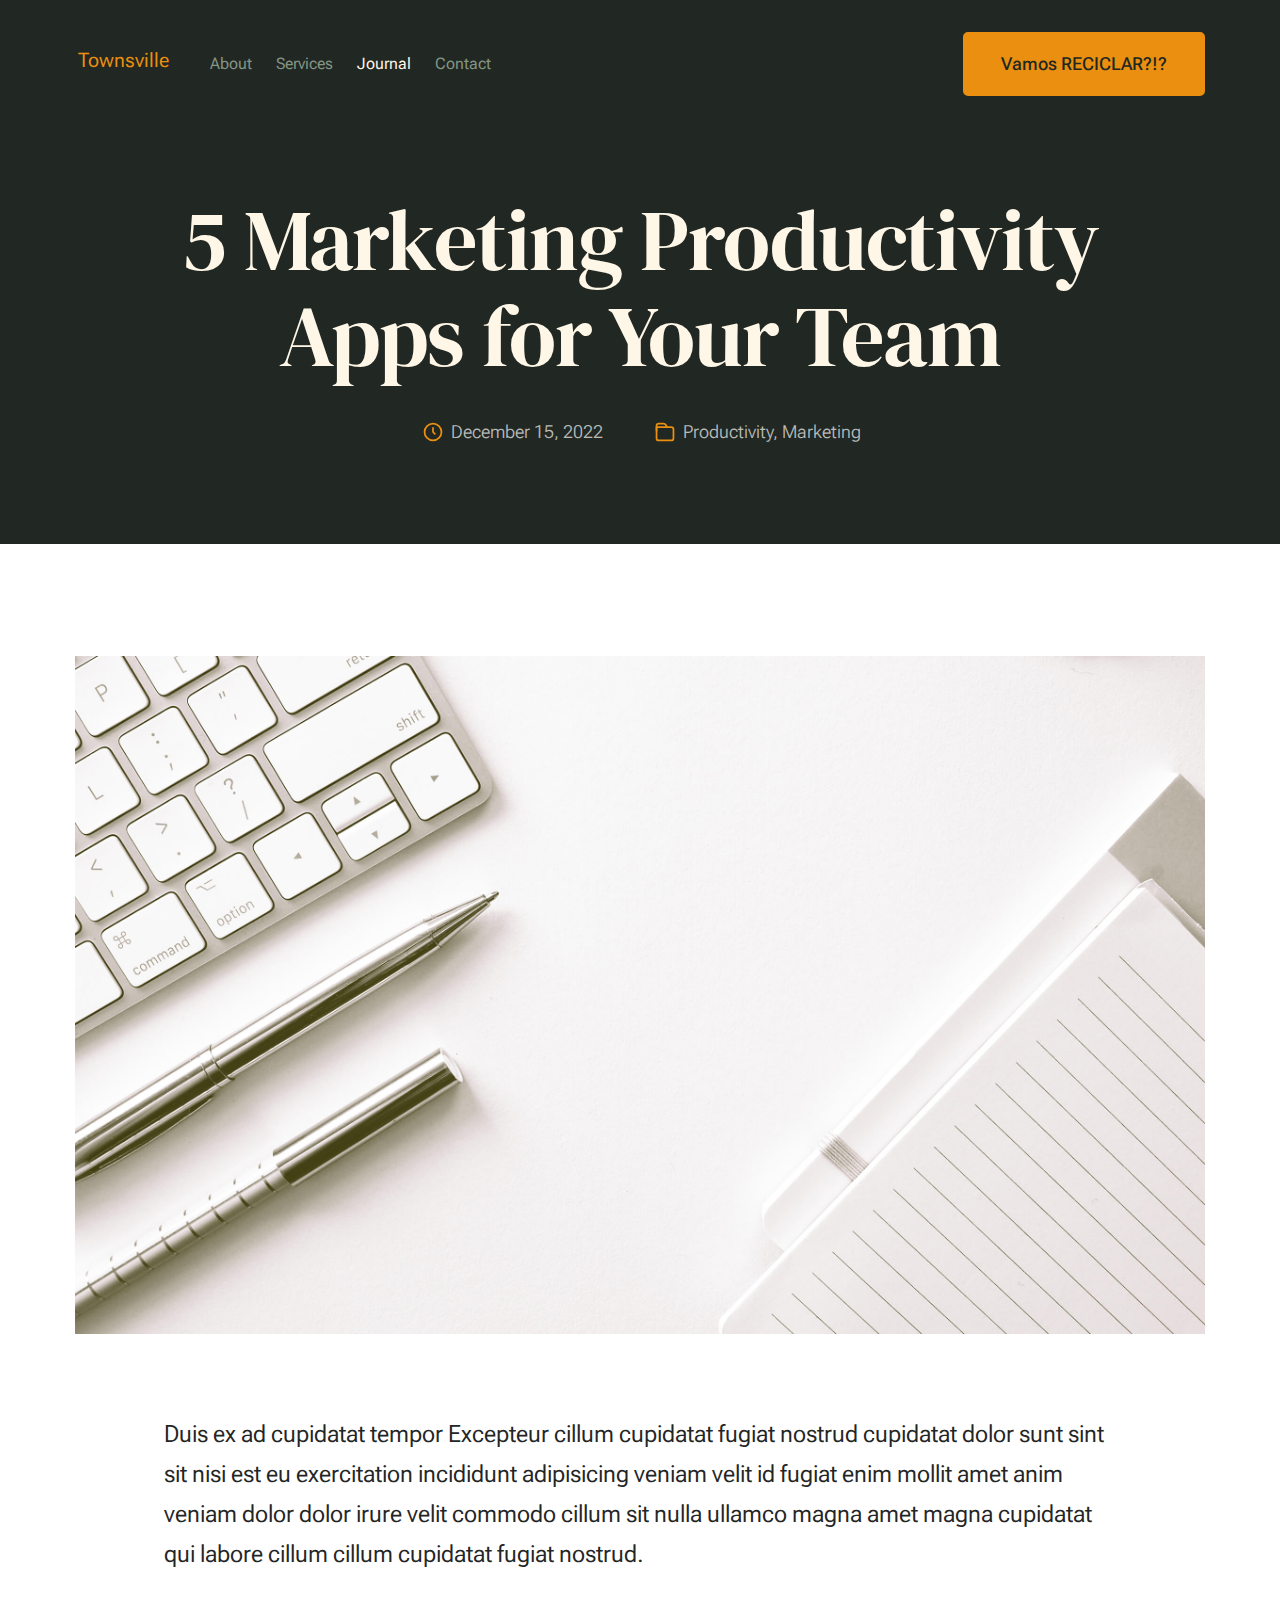
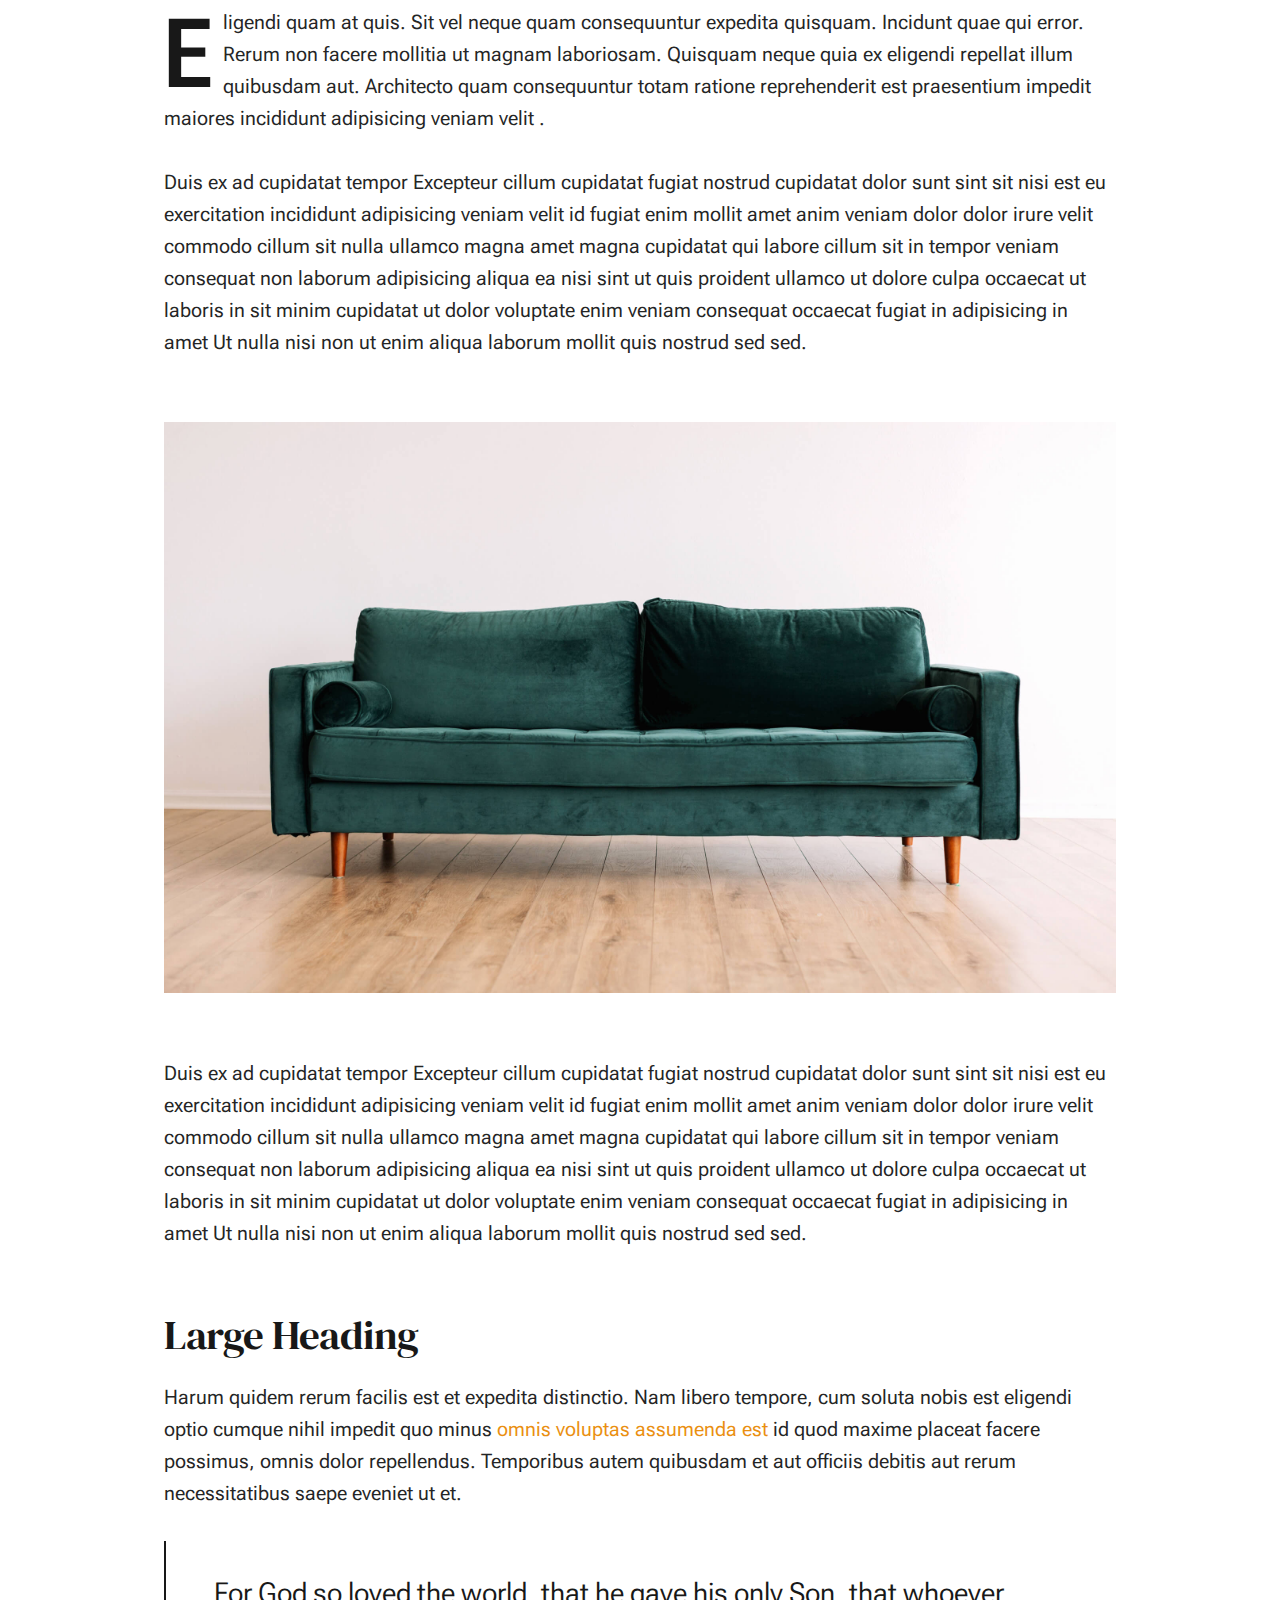
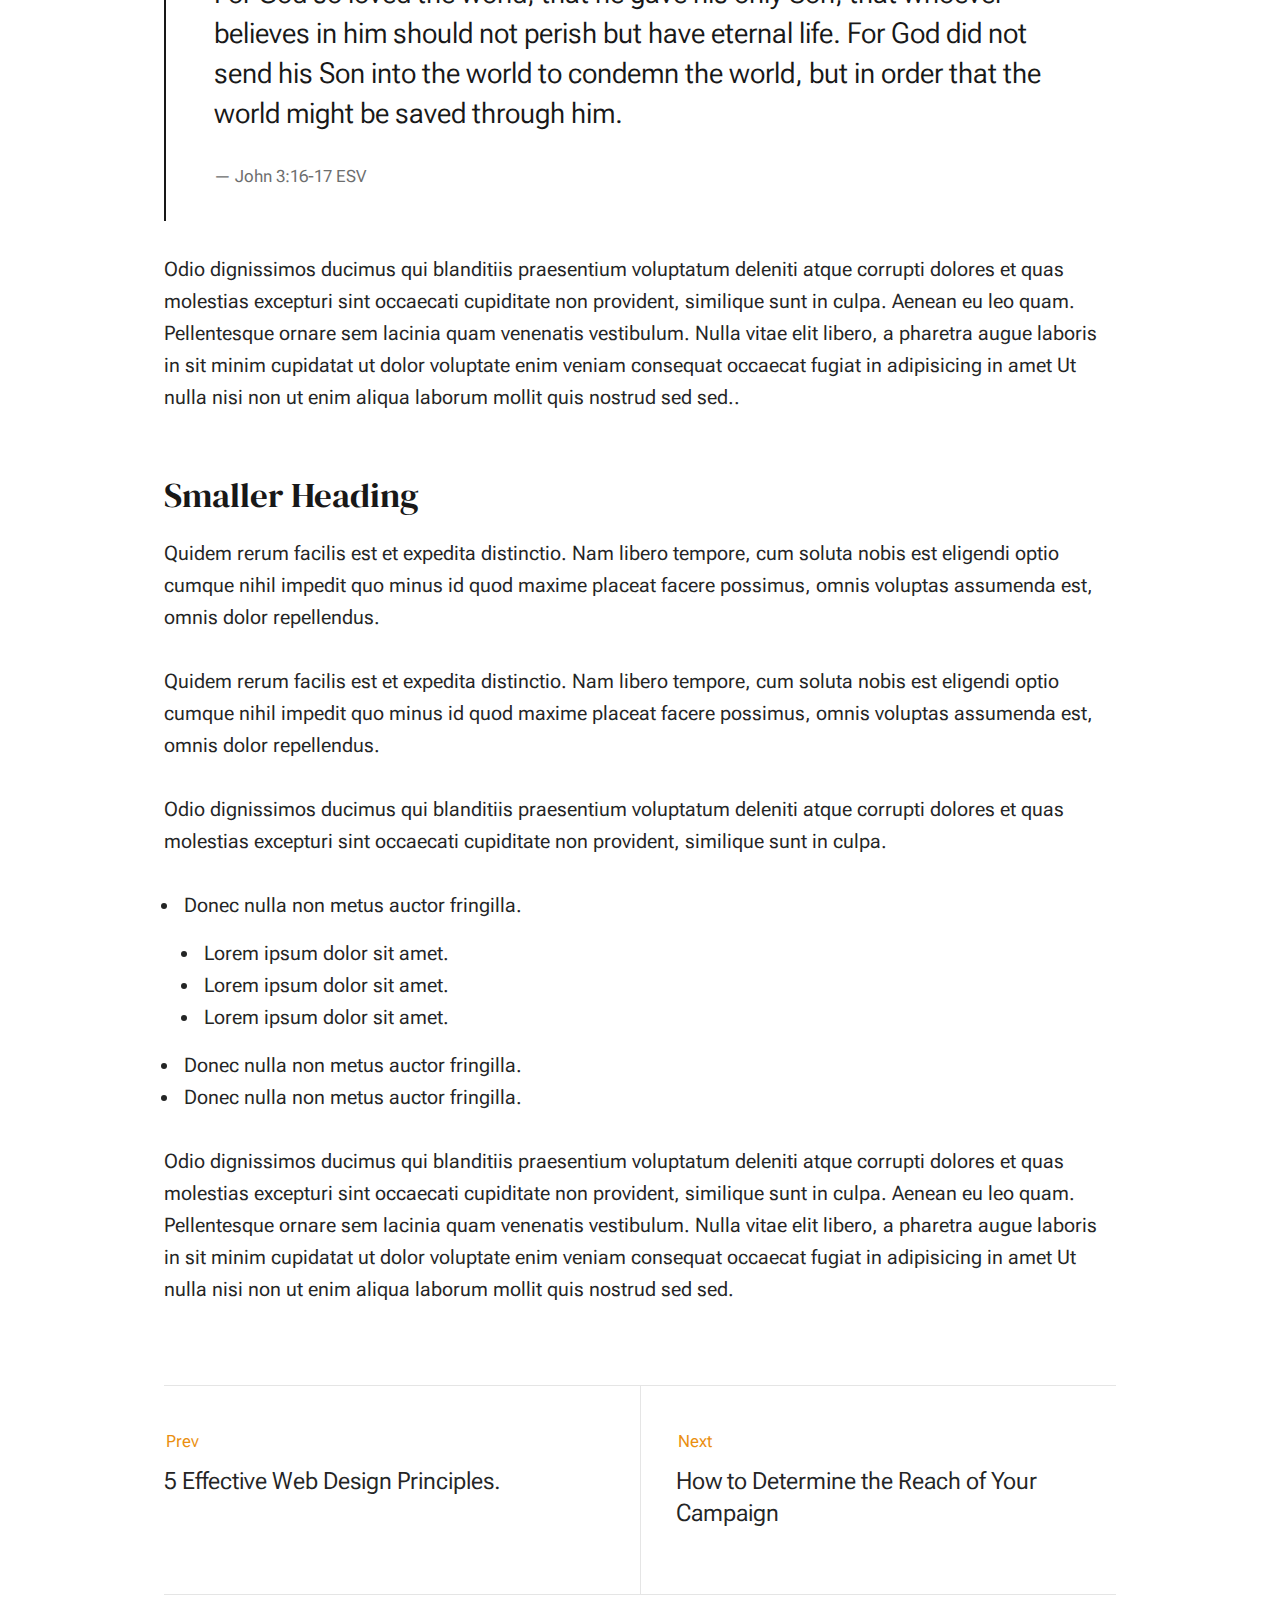
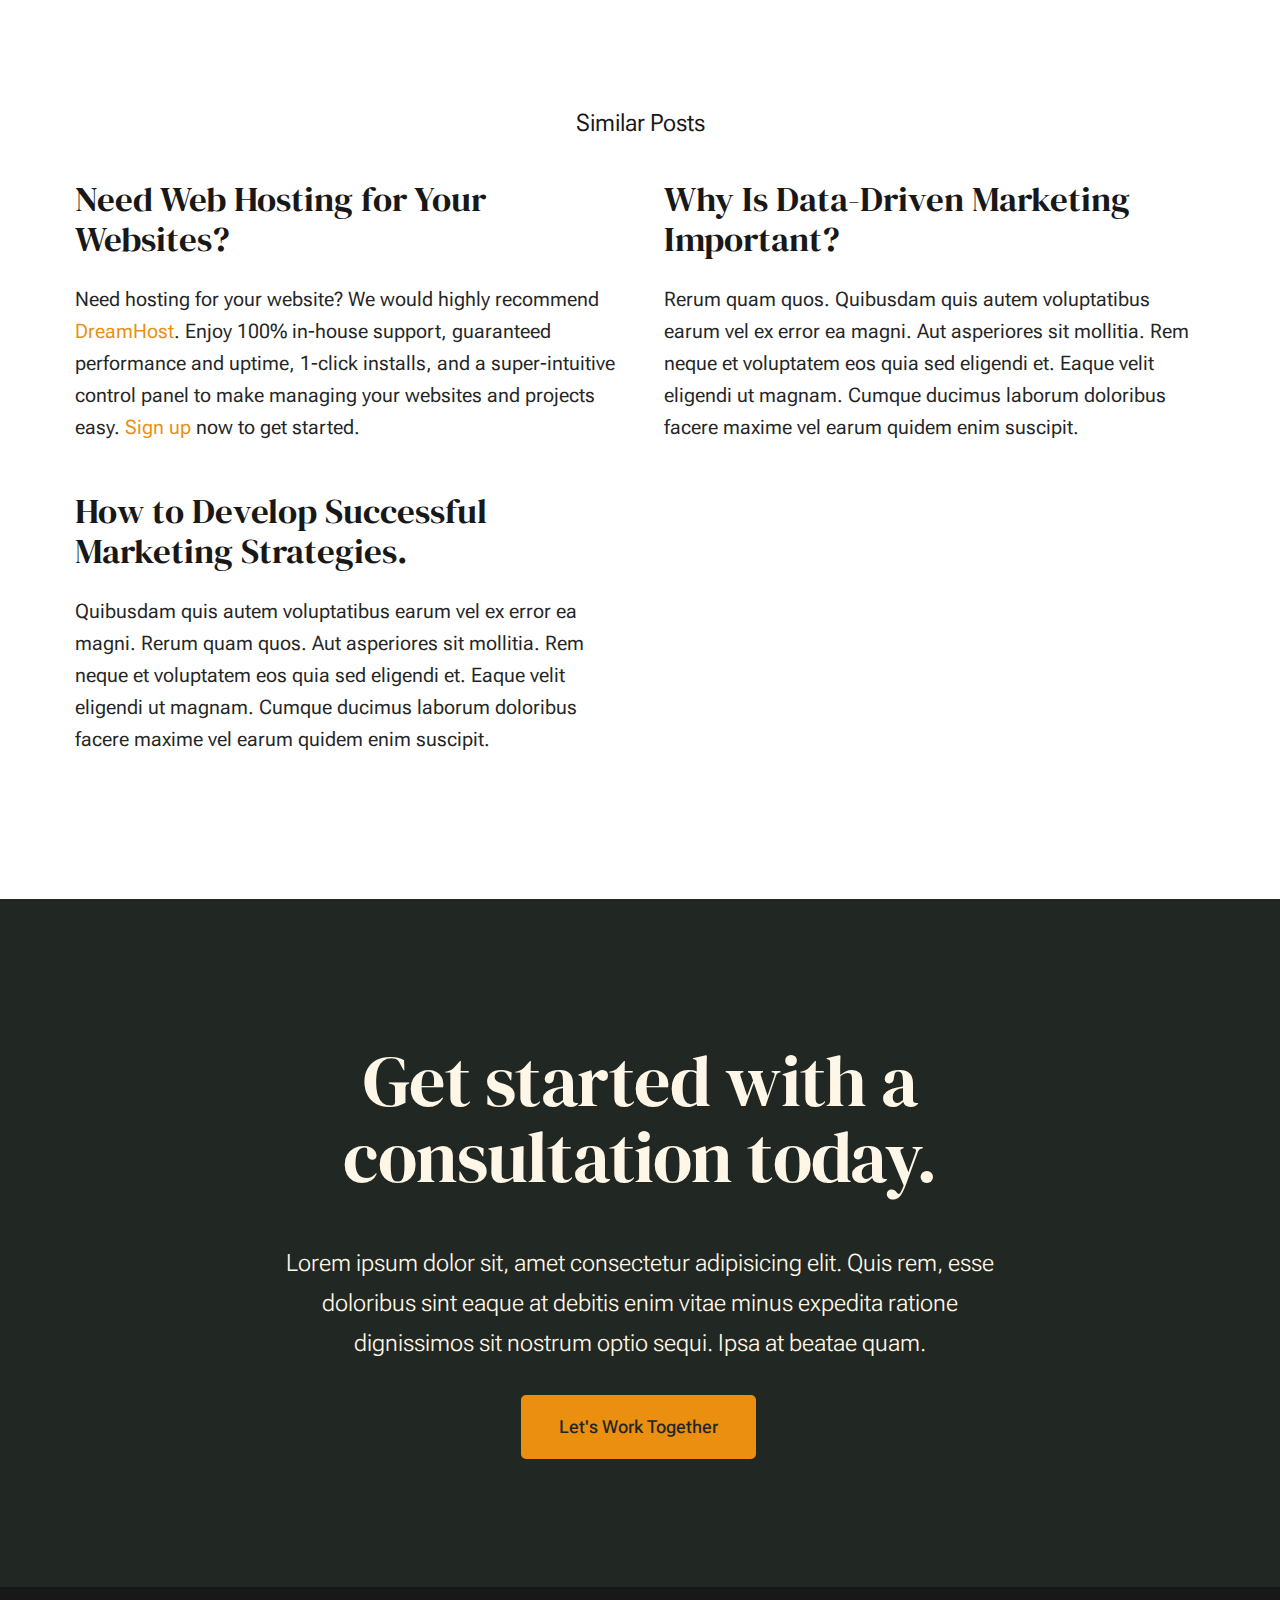
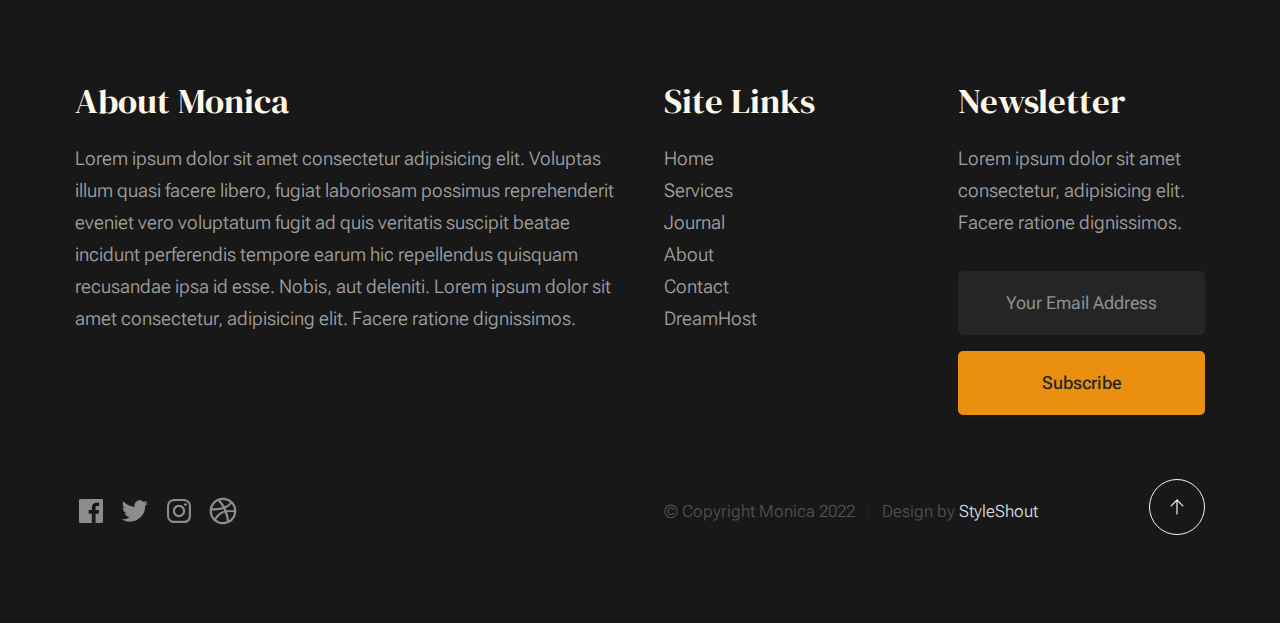
<file: single.html>
<!DOCTYPE html>
<html lang="en" class="no-js" >
<head>

    <!--- basic page needs
    ================================================== -->
    <meta charset="utf-8">
    <meta name="viewport" content="width=device-width, initial-scale=1">
    <title>Single - Monica</title>

    <script>
        document.documentElement.classList.remove('no-js');
        document.documentElement.classList.add('js');
    </script>

    <!-- CSS
    ================================================== -->
    <link rel="stylesheet" href="css/vendor.css">
    <link rel="stylesheet" href="css/styles.css">

    <!-- favicons
    ================================================== -->
    <link rel="apple-touch-icon" sizes="180x180" href="apple-touch-icon.png">
    <link rel="icon" type="image/png" sizes="32x32" href="favicon-32x32.png">
    <link rel="icon" type="image/png" sizes="16x16" href="favicon-16x16.png">
    <link rel="manifest" href="site.webmanifest">

</head>


<body id="top">


    <!-- preloader
    ================================================== -->
    <div id="preloader">
        <div id="loader" class="dots-fade">
            <div></div>
            <div></div>
            <div></div>
        </div>
    </div>


    <!-- page wrap
    ================================================== -->
    <div id="page" class="s-pagewrap">


        <!-- # site header 
        ================================================== -->
        <header class="s-header">

            <div class="row s-header__inner width-sixteen-col">

                <div class="s-header__block">
                    <div class="s-header__logo">
                        <a class="logo" href="index.html">
                            Townsville
                        </a>
                    </div>

                    <a class="s-header__menu-toggle" href="#0"><span>Menu</span></a>
                </div> <!-- end s-header__block -->

                <nav class="s-header__nav">    
                    <ul class="s-header__menu-links">
                        <li><a href="about.html">About</a></li>
                        <li><a href="services.html">Services</a></li>
                        <li class="current"><a href="blog.html">Journal</a></li>
                        <li><a href="contact.html">Contact</a></li>
                    </ul> <!-- s-header__menu-links -->

                    <div class="s-header__contact">
                        <a href="contact.html" class="btn btn--primary s-header__contact-btn">Vamos RECICLAR?!?</a>

                        
                    </div> <!-- s-header__contact -->    
                </nav> <!-- end s-header__nav -->

            </div> <!-- end s-header__inner -->

        </header> <!-- end s-header -->


        <!-- # site main content
        ================================================== -->
        <article id="content" class="s-content entry">

            <div class="s-pageheader entry__header">
                <div class="row">
                    <div class="column xl-12">

                        <h1 class="entry__title">
                            5 Marketing Productivity Apps for Your Team
                        </h1> <!-- end entry__title -->

                        <div class="entry__meta">
                            <div class="entry__meta-date">
                                <svg width="24" height="24" fill="none" viewBox="0 0 24 24">
                                    <circle cx="12" cy="12" r="7.25" stroke="currentColor" stroke-width="1.5"></circle>
                                    <path stroke="currentColor" stroke-width="1.5" d="M12 8V12L14 14"></path>
                                </svg>
                                December 15, 2022 
                            </div>
                            <div class="entry__meta-cat">
                                <svg width="24" height="24" fill="none" viewBox="0 0 24 24">
                                    <path stroke="currentColor" stroke-linecap="round" stroke-linejoin="round" stroke-width="1.5" d="M19.25 17.25V9.75C19.25 8.64543 18.3546 7.75 17.25 7.75H4.75V17.25C4.75 18.3546 5.64543 19.25 6.75 19.25H17.25C18.3546 19.25 19.25 18.3546 19.25 17.25Z"></path>
                                    <path stroke="currentColor" stroke-linecap="round" stroke-linejoin="round" stroke-width="1.5" d="M13.5 7.5L12.5685 5.7923C12.2181 5.14977 11.5446 4.75 10.8127 4.75H6.75C5.64543 4.75 4.75 5.64543 4.75 6.75V11"></path>
                                </svg>                                      
                                <span class="cat-links">
                                    <a href="blog.html">Productivity</a>
                                    <a href="blog.html">Marketing</a>
                                </span>
                            </div>
                        </div> <!-- end entry__meta -->

                    </div>
                </div>
            </div> <!-- end entry__header --> 

            <div class="s-pagecontent entry__content">

                <div class="row entry__media">
                    <div class="column xl-12">
                        <figure class="featured-image">
                            <img src="images/thumbs/single/standard-1200.jpg" 
                                 srcset="images/thumbs/single/standard-2400.jpg 2400w, 
                                         images/thumbs/single/standard-1200.jpg 1200w, 
                                         images/thumbs/single/standard-600.jpg 600w" sizes="(max-width: 2400px) 100vw, 2400px" alt="">
                        </figure>
                    </div>
                </div> <!-- end entry__media -->

                <div class="row entry__primary width-narrower">
                    <div class="column xl-12"> 

                            <p class="lead">
                            Duis ex ad cupidatat tempor Excepteur cillum cupidatat fugiat nostrud cupidatat dolor 
                            sunt sint sit nisi est eu exercitation incididunt adipisicing veniam velit id fugiat 
                            enim mollit amet anim veniam dolor dolor irure velit commodo cillum sit nulla ullamco 
                            magna amet magna cupidatat qui labore cillum cillum cupidatat fugiat nostrud. </p> 

                            <p class="drop-cap">
                            Eligendi quam at quis. Sit vel neque quam consequuntur expedita quisquam. Incidunt quae 
                            qui error. Rerum non facere mollitia ut magnam laboriosam. Quisquam neque quia ex eligendi 
                            repellat illum quibusdam aut. Architecto quam consequuntur totam ratione reprehenderit est 
                            praesentium impedit maiores incididunt adipisicing veniam velit .
                            </p>
    
                            <p>
                            Duis ex ad cupidatat tempor Excepteur cillum cupidatat fugiat nostrud cupidatat dolor 
                            sunt sint sit nisi est eu exercitation incididunt adipisicing veniam velit id fugiat 
                            enim mollit amet anim veniam dolor dolor irure velit commodo cillum sit nulla ullamco 
                            magna amet magna cupidatat qui labore cillum sit in tempor veniam consequat non laborum 
                            adipisicing aliqua ea nisi sint ut quis proident ullamco ut dolore culpa occaecat ut 
                            laboris in sit minim cupidatat ut dolor voluptate enim veniam consequat occaecat fugiat 
                            in adipisicing in amet Ut nulla nisi non ut enim aliqua laborum mollit quis nostrud sed sed.
                            </p>
            
                            <figure class="alignwide">
                                <img src="images/sample-1200.jpg" 
                                     srcset="images/sample-2400.jpg 2400w, 
                                             images/sample-1200.jpg 1200w, 
                                             images/sample-600.jpg 600w" sizes="(max-width: 2400px) 100vw, 2400px" alt="">
                            </figure>
    
                            <p>
                            Duis ex ad cupidatat tempor Excepteur cillum cupidatat fugiat nostrud cupidatat dolor 
                            sunt sint sit nisi est eu exercitation incididunt adipisicing veniam velit id fugiat 
                            enim mollit amet anim veniam dolor dolor irure velit commodo cillum sit nulla ullamco 
                            magna amet magna cupidatat qui labore cillum sit in tempor veniam consequat non laborum 
                            adipisicing aliqua ea nisi sint ut quis proident ullamco ut dolore culpa occaecat ut 
                            laboris in sit minim cupidatat ut dolor voluptate enim veniam consequat occaecat fugiat 
                            in adipisicing in amet Ut nulla nisi non ut enim aliqua laborum mollit quis nostrud sed sed.
                            </p>
    
                            <h2>Large Heading</h2>
        
                            <p>
                            Harum quidem rerum facilis est et expedita distinctio. Nam libero tempore, cum soluta 
                            nobis est eligendi optio cumque nihil impedit quo minus <a href="http://#">omnis voluptas assumenda est</a> 
                            id quod maxime placeat facere possimus, omnis dolor repellendus. Temporibus autem quibusdam et 
                            aut officiis debitis aut rerum necessitatibus saepe eveniet ut et.</p>
    
                            <blockquote>
                                <p>
                                For God so loved the world, that he gave his only Son, that whoever believes in 
                                him should not perish but have eternal life. For God did not send his Son into 
                                the world to condemn the world, but in order that the world might be 
                                saved through him.
                                </p>
                                <cite>John 3:16-17 ESV</cite>
                            </blockquote>
    
                            <p>
                            Odio dignissimos ducimus qui blanditiis praesentium voluptatum deleniti atque corrupti dolores 
                            et quas molestias excepturi sint occaecati cupiditate non provident, similique sunt in culpa. 
                            Aenean eu leo quam. Pellentesque ornare sem lacinia quam venenatis vestibulum. Nulla vitae elit 
                            libero, a pharetra augue laboris in sit minim cupidatat ut dolor voluptate enim veniam consequat 
                            occaecat fugiat in adipisicing in amet Ut nulla nisi non ut enim aliqua laborum mollit quis nostrud sed sed..</p>
    
                            <h3>Smaller Heading</h3>
    
                            <p>
                            Quidem rerum facilis est et expedita distinctio. Nam libero tempore, cum soluta nobis est 
                            eligendi optio cumque nihil impedit quo minus id quod maxime placeat facere possimus, omnis voluptas 
                            assumenda est, omnis dolor repellendus.
                            </p>
    
                            <p>
                            Quidem rerum facilis est et expedita distinctio. Nam libero tempore, cum soluta nobis est 
                            eligendi optio cumque nihil impedit quo minus id quod maxime placeat facere possimus, omnis voluptas 
                            assumenda est, omnis dolor repellendus.
                            </p>
                                    
                            <p>
                            Odio dignissimos ducimus qui blanditiis praesentium voluptatum deleniti atque corrupti dolores et 
                            quas molestias excepturi sint occaecati cupiditate non provident, similique sunt in culpa.</p>
    
                            <ul>
                                <li>Donec nulla non metus auctor fringilla.
                                    <ul>
                                        <li>Lorem ipsum dolor sit amet.</li>
                                        <li>Lorem ipsum dolor sit amet.</li>
                                        <li>Lorem ipsum dolor sit amet.</li>
                                    </ul>
                                </li>
                                <li>Donec nulla non metus auctor fringilla.</li>
                                <li>Donec nulla non metus auctor fringilla.</li>
                            </ul>
    
                            <p>
                            Odio dignissimos ducimus qui blanditiis praesentium voluptatum deleniti atque corrupti dolores et quas 
                            molestias excepturi sint occaecati cupiditate non provident, similique sunt in culpa. Aenean eu leo quam. 
                            Pellentesque ornare sem lacinia quam venenatis vestibulum. Nulla vitae elit libero, a pharetra augue 
                            laboris in sit minim cupidatat ut dolor voluptate enim veniam consequat occaecat fugiat in adipisicing 
                            in amet Ut nulla nisi non ut enim aliqua laborum mollit quis nostrud sed sed.
                            </p>        

                            <div class="post-nav">
                                <div class="post-nav__prev">
                                    <a href="single-standard.html" rel="prev">
                                        <span>Prev</span>
                                        5 Effective Web Design Principles. 
                                    </a>
                                </div>
                                <div class="post-nav__next">
                                    <a href="single-standard.html" rel="next">
                                        <span>Next</span>
                                        How to Determine the Reach of Your Campaign
                                    </a>
                                </div>
                            </div> <!-- end post-nav -->                                                   
                   
                    </div> <!-- end column-->
                </div> <!-- end entry__primary -->    
                
                <div class="row related-posts">
                    <div class="column xl-12">

                        <h4 class="text-center">Similar Posts</h4>

                        <div class="grid-list-items">
                
                            <div class="grid-list-items__item blog-card">
                                <div class="blog-card__header">
                                    <h3 class="blog-card__title"><a href="https://www.dreamhost.com/r.cgi?287326">Need Web Hosting for Your Websites?</a></h3>
                                </div>
                                <div class="blog-card__text">
                                    <p>
                                    Need hosting for your website? We would highly recommend <a href="https://www.dreamhost.com/r.cgi?287326">DreamHost</a>.
                                    Enjoy 100% in-house support, guaranteed performance and uptime, 1-click installs, and a super-intuitive control 
                                    panel to make managing your websites and projects easy. <a href="https://www.dreamhost.com/r.cgi?287326">Sign up</a> now to get started.
                                    </p>
                                </div>
                            </div> <!-- end blog-card -->
                            <div class="grid-list-items__item blog-card">
                                <div class="blog-card__header">
                                    <h3 class="blog-card__title"><a href="single.html">Why Is Data-Driven Marketing Important?</a></h3>
                                </div>
                                <div class="blog-card__text">
                                    <p>
                                    Rerum quam quos. Quibusdam quis autem voluptatibus earum vel ex error ea magni. Aut asperiores 
                                    sit mollitia. Rem neque et voluptatem eos quia sed eligendi et. Eaque velit eligendi ut 
                                    magnam. Cumque ducimus laborum doloribus facere maxime vel earum quidem enim suscipit.
                                    </p>
                                </div>
                            </div> <!-- end blog-card -->
                            <div class="grid-list-items__item blog-card">
                                <div class="blog-card__header">
                                    <h3 class="blog-card__title"><a href="single.html">How to Develop Successful Marketing Strategies.</a></h3>
                                </div>
                                <div class="blog-card__text">
                                    <p>
                                    Quibusdam quis autem voluptatibus earum vel ex error ea magni. Rerum quam quos. Aut asperiores 
                                    sit mollitia. Rem neque et voluptatem eos quia sed eligendi et. Eaque velit eligendi ut 
                                    magnam. Cumque ducimus laborum doloribus facere maxime vel earum quidem enim suscipit.
                                    </p>
                                </div>
                            </div> <!-- end blog card -->
                        
                        </div> <!-- end grid-list-items -->
                          
                    </div> <!-- end column -->
                </div> <!-- end related-posts --> 

            </div> <!-- end entry__content -->

        </article> <!-- s-content entry-->
        

        <!-- # cta
        ================================================== -->
        <section id="cta" class="s-cta">

            <div class="row row-x-center text-center">
                <div class="column xl-8 lg-12">

                    <div class="s-cta__content">
                        <h2 class="text-display-title">
                        Get started with a consultation today.
                        </h2>
                        <p class="lead">
                        Lorem ipsum dolor sit, amet consectetur adipisicing elit. Quis rem, esse doloribus sint eaque at debitis enim vitae minus expedita ratione dignissimos sit nostrum optio sequi. Ipsa at beatae quam.
                        </p>
                        <a href="contact.html" class="btn btn--primary">Let's Work Together</a>
                    </div>

                </div>
            </div>

        </section> <!-- end s-cta -->


        <!-- # footer 
        ================================================== -->
        <footer class="s-footer">
            <div class="row s-footer__content">
                <div class="column xl-6 lg-6 md-12 s-footer__block s-footer__about">                    
                    <h3>About Monica</h3>
                    <p>
                    Lorem ipsum dolor sit amet consectetur adipisicing elit. Voluptas illum quasi facere libero, 
                    fugiat laboriosam possimus reprehenderit eveniet vero voluptatum fugit ad quis veritatis suscipit beatae 
                    incidunt perferendis tempore earum hic repellendus quisquam recusandae ipsa id esse. Nobis, aut deleniti.
                    Lorem ipsum dolor sit amet consectetur, adipisicing elit. Facere ratione dignissimos.
                    </p>               
                </div>                
                <div class="column xl-3 lg-6 md-12 s-footer__block s-footer__site-links">
                    <h3>Site Links</h3>
                    <ul class="link-list">
                        <li><a href="index.html">Home</a></li>
                        <li><a href="services.html">Services</a></li>
                        <li><a href="blog.html">Journal</a></li>
                        <li><a href="about.html">About</a></li>
                        <li><a href="contact.html">Contact</a></li>
                        <li><a href="https://www.dreamhost.com/r.cgi?287326">DreamHost</a></li>
                    </ul>
                </div>
                <div class="column xl-3 lg-6 md-12 tab-12 s-footer__block s-footer__newsletter">
                    <h3>Newsletter</h3>

                    <p>
                    Lorem ipsum dolor sit amet consectetur, adipisicing elit. Facere ratione dignissimos.
                    </p>

                    <div class="subscribe-form">
                        <form id="mc-form" class="mc-form">
                            <input type="email" name="EMAIL" id="mce-EMAIL" class="u-fullwidth text-center" placeholder="Your Email Address" title="The domain portion of the email address is invalid (the portion after the @)." pattern="^([^\x00-\x20\x22\x28\x29\x2c\x2e\x3a-\x3c\x3e\x40\x5b-\x5d\x7f-\xff]+|\x22([^\x0d\x22\x5c\x80-\xff]|\x5c[\x00-\x7f])*\x22)(\x2e([^\x00-\x20\x22\x28\x29\x2c\x2e\x3a-\x3c\x3e\x40\x5b-\x5d\x7f-\xff]+|\x22([^\x0d\x22\x5c\x80-\xff]|\x5c[\x00-\x7f])*\x22))*\x40([^\x00-\x20\x22\x28\x29\x2c\x2e\x3a-\x3c\x3e\x40\x5b-\x5d\x7f-\xff]+|\x5b([^\x0d\x5b-\x5d\x80-\xff]|\x5c[\x00-\x7f])*\x5d)(\x2e([^\x00-\x20\x22\x28\x29\x2c\x2e\x3a-\x3c\x3e\x40\x5b-\x5d\x7f-\xff]+|\x5b([^\x0d\x5b-\x5d\x80-\xff]|\x5c[\x00-\x7f])*\x5d))*(\.\w{2,})+$" required>
                            <input type="submit" name="subscribe" value="Subscribe" class="btn btn--primary btn--small u-fullwidth">
                            <!-- <div style="position: absolute; left: -5000px;" aria-hidden="true"><input type="text" name="b_cdb7b577e41181934ed6a6a44_9a91cfe7b3" tabindex="-1" value=""></div> -->
                            <div class="mc-status"></div>
                        </form>
                    </div>
                </div>
            </div>    
            
            <div class="row s-footer__bottom">
                <div class="column xl-6 lg-12">
                    <ul class="s-footer__social social-list">
                        <li>
                            <a href="#0">
                                <svg xmlns="http://www.w3.org/2000/svg" width="24" height="24" viewBox="0 0 24 24" style="fill:rgba(0, 0, 0, 1);transform:;-ms-filter:"><path d="M20,3H4C3.447,3,3,3.448,3,4v16c0,0.552,0.447,1,1,1h8.615v-6.96h-2.338v-2.725h2.338v-2c0-2.325,1.42-3.592,3.5-3.592 c0.699-0.002,1.399,0.034,2.095,0.107v2.42h-1.435c-1.128,0-1.348,0.538-1.348,1.325v1.735h2.697l-0.35,2.725h-2.348V21H20 c0.553,0,1-0.448,1-1V4C21,3.448,20.553,3,20,3z"></path></svg>
                                <span class="u-screen-reader-text">Facebook</span>
                            </a>
                        </li>
                        <li>
                            <a href="#0">
                                <svg xmlns="http://www.w3.org/2000/svg" width="24" height="24" viewBox="0 0 24 24" style="fill:rgba(0, 0, 0, 1);transform:;-ms-filter:"><path d="M19.633,7.997c0.013,0.175,0.013,0.349,0.013,0.523c0,5.325-4.053,11.461-11.46,11.461c-2.282,0-4.402-0.661-6.186-1.809 c0.324,0.037,0.636,0.05,0.973,0.05c1.883,0,3.616-0.636,5.001-1.721c-1.771-0.037-3.255-1.197-3.767-2.793 c0.249,0.037,0.499,0.062,0.761,0.062c0.361,0,0.724-0.05,1.061-0.137c-1.847-0.374-3.23-1.995-3.23-3.953v-0.05 c0.537,0.299,1.16,0.486,1.82,0.511C3.534,9.419,2.823,8.184,2.823,6.787c0-0.748,0.199-1.434,0.548-2.032 c1.983,2.443,4.964,4.04,8.306,4.215c-0.062-0.3-0.1-0.611-0.1-0.923c0-2.22,1.796-4.028,4.028-4.028 c1.16,0,2.207,0.486,2.943,1.272c0.91-0.175,1.782-0.512,2.556-0.973c-0.299,0.935-0.936,1.721-1.771,2.22 c0.811-0.088,1.597-0.312,2.319-0.624C21.104,6.712,20.419,7.423,19.633,7.997z"></path></svg>
                                <span class="u-screen-reader-text">Twitter</span>
                            </a>
                        </li>
                        <li>
                            <a href="#0">
                                <svg xmlns="http://www.w3.org/2000/svg" width="24" height="24" viewBox="0 0 24 24" style="fill:rgba(0, 0, 0, 1);transform:;-ms-filter:"><path d="M11.999,7.377c-2.554,0-4.623,2.07-4.623,4.623c0,2.554,2.069,4.624,4.623,4.624c2.552,0,4.623-2.07,4.623-4.624 C16.622,9.447,14.551,7.377,11.999,7.377L11.999,7.377z M11.999,15.004c-1.659,0-3.004-1.345-3.004-3.003 c0-1.659,1.345-3.003,3.004-3.003s3.002,1.344,3.002,3.003C15.001,13.659,13.658,15.004,11.999,15.004L11.999,15.004z"></path><circle cx="16.806" cy="7.207" r="1.078"></circle><path d="M20.533,6.111c-0.469-1.209-1.424-2.165-2.633-2.632c-0.699-0.263-1.438-0.404-2.186-0.42 c-0.963-0.042-1.268-0.054-3.71-0.054s-2.755,0-3.71,0.054C7.548,3.074,6.809,3.215,6.11,3.479C4.9,3.946,3.945,4.902,3.477,6.111 c-0.263,0.7-0.404,1.438-0.419,2.186c-0.043,0.962-0.056,1.267-0.056,3.71c0,2.442,0,2.753,0.056,3.71 c0.015,0.748,0.156,1.486,0.419,2.187c0.469,1.208,1.424,2.164,2.634,2.632c0.696,0.272,1.435,0.426,2.185,0.45 c0.963,0.042,1.268,0.055,3.71,0.055s2.755,0,3.71-0.055c0.747-0.015,1.486-0.157,2.186-0.419c1.209-0.469,2.164-1.424,2.633-2.633 c0.263-0.7,0.404-1.438,0.419-2.186c0.043-0.962,0.056-1.267,0.056-3.71s0-2.753-0.056-3.71C20.941,7.57,20.801,6.819,20.533,6.111z M19.315,15.643c-0.007,0.576-0.111,1.147-0.311,1.688c-0.305,0.787-0.926,1.409-1.712,1.711c-0.535,0.199-1.099,0.303-1.67,0.311 c-0.95,0.044-1.218,0.055-3.654,0.055c-2.438,0-2.687,0-3.655-0.055c-0.569-0.007-1.135-0.112-1.669-0.311 c-0.789-0.301-1.414-0.923-1.719-1.711c-0.196-0.534-0.302-1.099-0.311-1.669c-0.043-0.95-0.053-1.218-0.053-3.654 c0-2.437,0-2.686,0.053-3.655c0.007-0.576,0.111-1.146,0.311-1.687c0.305-0.789,0.93-1.41,1.719-1.712 c0.534-0.198,1.1-0.303,1.669-0.311c0.951-0.043,1.218-0.055,3.655-0.055c2.437,0,2.687,0,3.654,0.055 c0.571,0.007,1.135,0.112,1.67,0.311c0.786,0.303,1.407,0.925,1.712,1.712c0.196,0.534,0.302,1.099,0.311,1.669 c0.043,0.951,0.054,1.218,0.054,3.655c0,2.436,0,2.698-0.043,3.654H19.315z"></path></svg>
                                <span class="u-screen-reader-text">Instagram</span>
                            </a>
                        </li>
                        <li>
                            <a href="#0">
                                <svg xmlns="http://www.w3.org/2000/svg" width="24" height="24" viewBox="0 0 24 24" style="fill: rgba(0, 0, 0, 1);transform: ;msFilter:;"><path d="M20.66 6.98a9.932 9.932 0 0 0-3.641-3.64C15.486 2.447 13.813 2 12 2s-3.486.447-5.02 1.34c-1.533.893-2.747 2.107-3.64 3.64S2 10.187 2 12s.446 3.487 1.34 5.02a9.924 9.924 0 0 0 3.641 3.64C8.514 21.553 10.187 22 12 22s3.486-.447 5.02-1.34a9.932 9.932 0 0 0 3.641-3.64C21.554 15.487 22 13.813 22 12s-.446-3.487-1.34-5.02zM12 3.66c2 0 3.772.64 5.32 1.919-.92 1.174-2.286 2.14-4.1 2.9-1.002-1.813-2.088-3.327-3.261-4.54A7.715 7.715 0 0 1 12 3.66zM5.51 6.8a8.116 8.116 0 0 1 2.711-2.22c1.212 1.201 2.325 2.7 3.34 4.5-2 .6-4.114.9-6.341.9-.573 0-1.006-.013-1.3-.04A8.549 8.549 0 0 1 5.51 6.8zM3.66 12c0-.054.003-.12.01-.2.007-.08.01-.146.01-.2.254.014.641.02 1.161.02 2.666 0 5.146-.367 7.439-1.1.187.373.381.793.58 1.26-1.32.293-2.674 1.006-4.061 2.14S6.4 16.247 5.76 17.5c-1.4-1.587-2.1-3.42-2.1-5.5zM12 20.34c-1.894 0-3.594-.587-5.101-1.759.601-1.187 1.524-2.322 2.771-3.401 1.246-1.08 2.483-1.753 3.71-2.02a29.441 29.441 0 0 1 1.56 6.62 8.166 8.166 0 0 1-2.94.56zm7.08-3.96a8.351 8.351 0 0 1-2.58 2.621c-.24-2.08-.7-4.107-1.379-6.081.932-.066 1.765-.1 2.5-.1.799 0 1.686.034 2.659.1a8.098 8.098 0 0 1-1.2 3.46zm-1.24-5c-1.16 0-2.233.047-3.22.14a27.053 27.053 0 0 0-.68-1.62c2.066-.906 3.532-2.006 4.399-3.3 1.2 1.414 1.854 3.027 1.96 4.84-.812-.04-1.632-.06-2.459-.06z"></path></svg>
                                <span class="u-screen-reader-text">Dribbble</span>
                            </a>
                        </li>
                    </ul> <!-- end s-footer__social -->
                </div>
                <div class="column xl-6 lg-12">
                    <p class="ss-copyright">
                        <span>© Copyright Monica 2022</span> 
                        <span>Design by <a href="https://www.styleshout.com/">StyleShout</a></span>
                    </p>
                </div>

                <div class="ss-go-top">
                    <a class="smoothscroll" title="Back to Top" href="#top">
                        <svg xmlns="http://www.w3.org/2000/svg" viewBox="0 0 24 24" width="36" height="36" fill="none" stroke="#ffffff" stroke-width="1" stroke-linecap="round" stroke-linejoin="round">&lt;!--!  Atomicons Free 1.00 by @atisalab License - https://atomicons.com/license/ (Icons: CC BY 4.0) Copyright 2021 Atomicons --&gt;<polyline points="17 11 12 6 7 11"></polyline><line x1="12" y1="18" x2="12" y2="6"></line></svg>
                    </a>
                </div> <!-- end ss-go-top -->
            </div>
            
        </footer> <!-- end s-footer -->

    </div> <!-- end page-wrap -->

    <!-- Java Script
    ================================================== -->
    <script src="js/plugins.js"></script>
    <script src="js/main.js"></script>

</body>
</html>
</file>
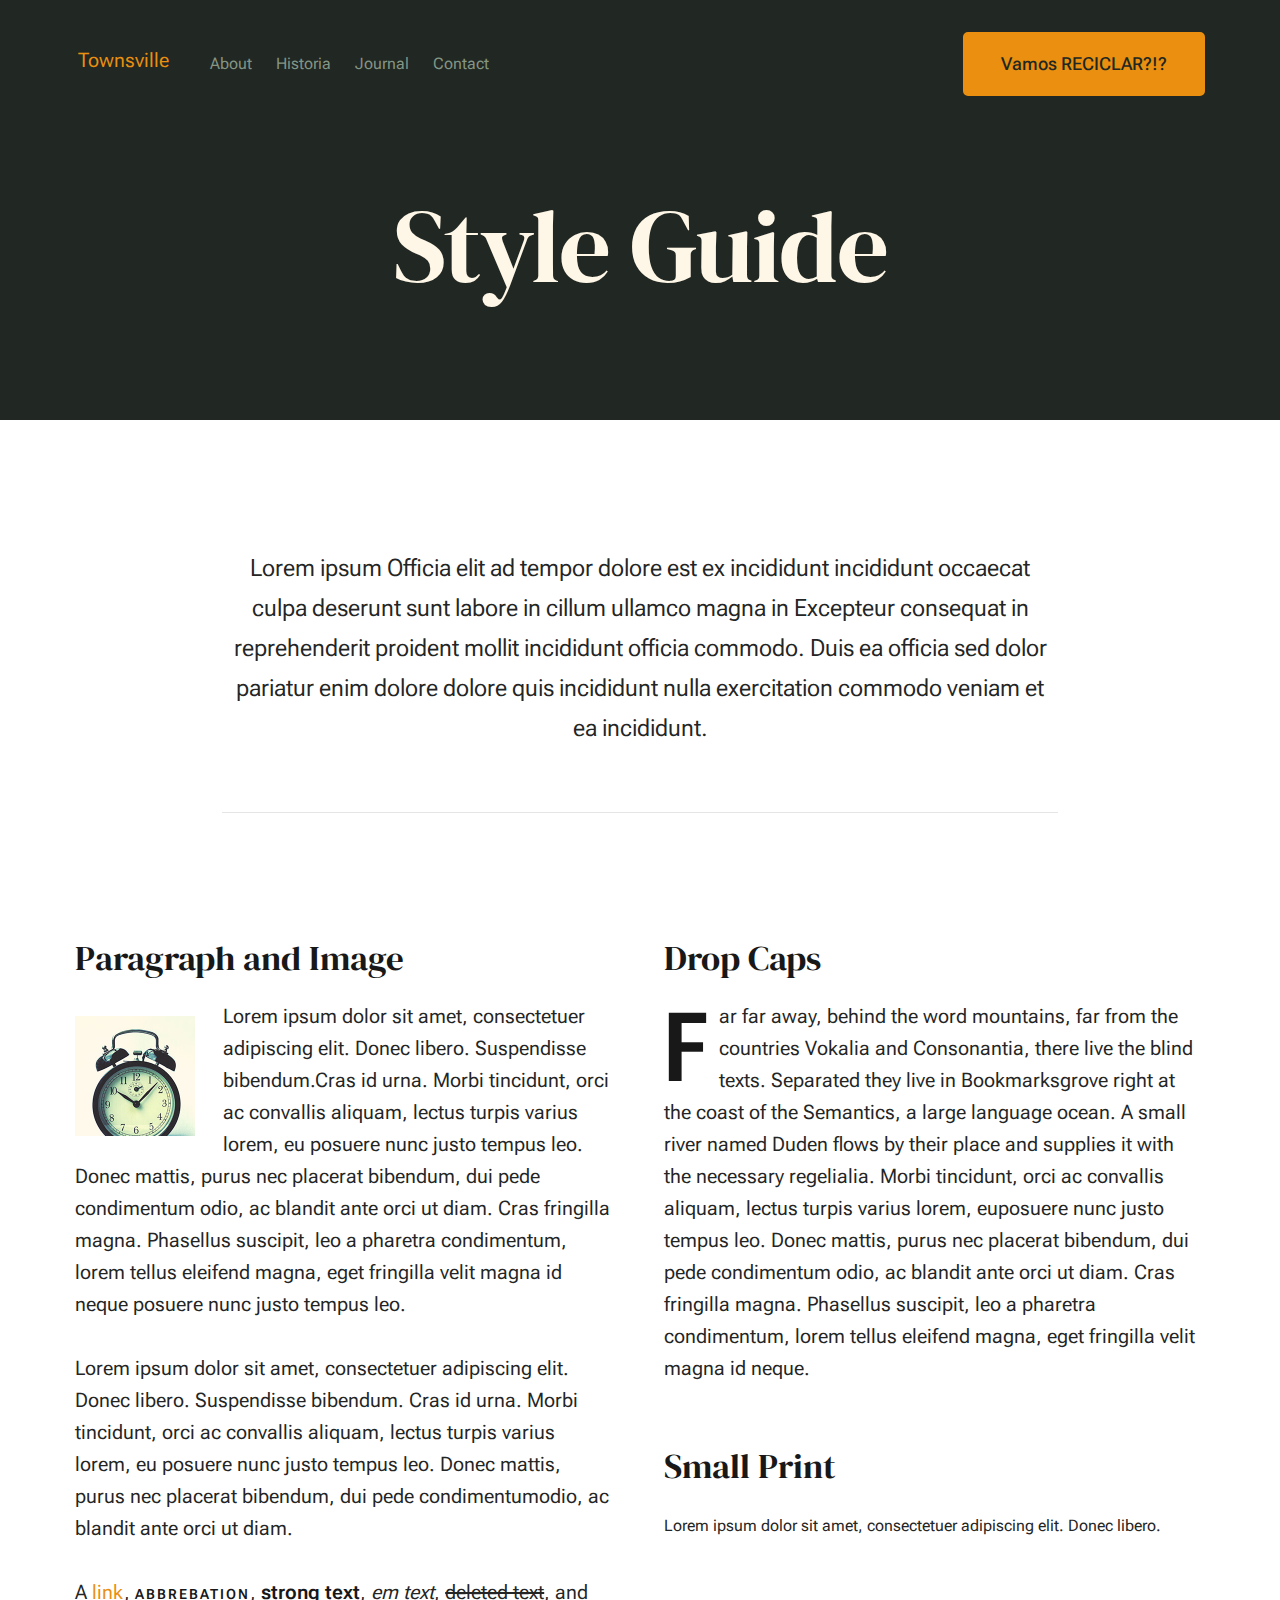
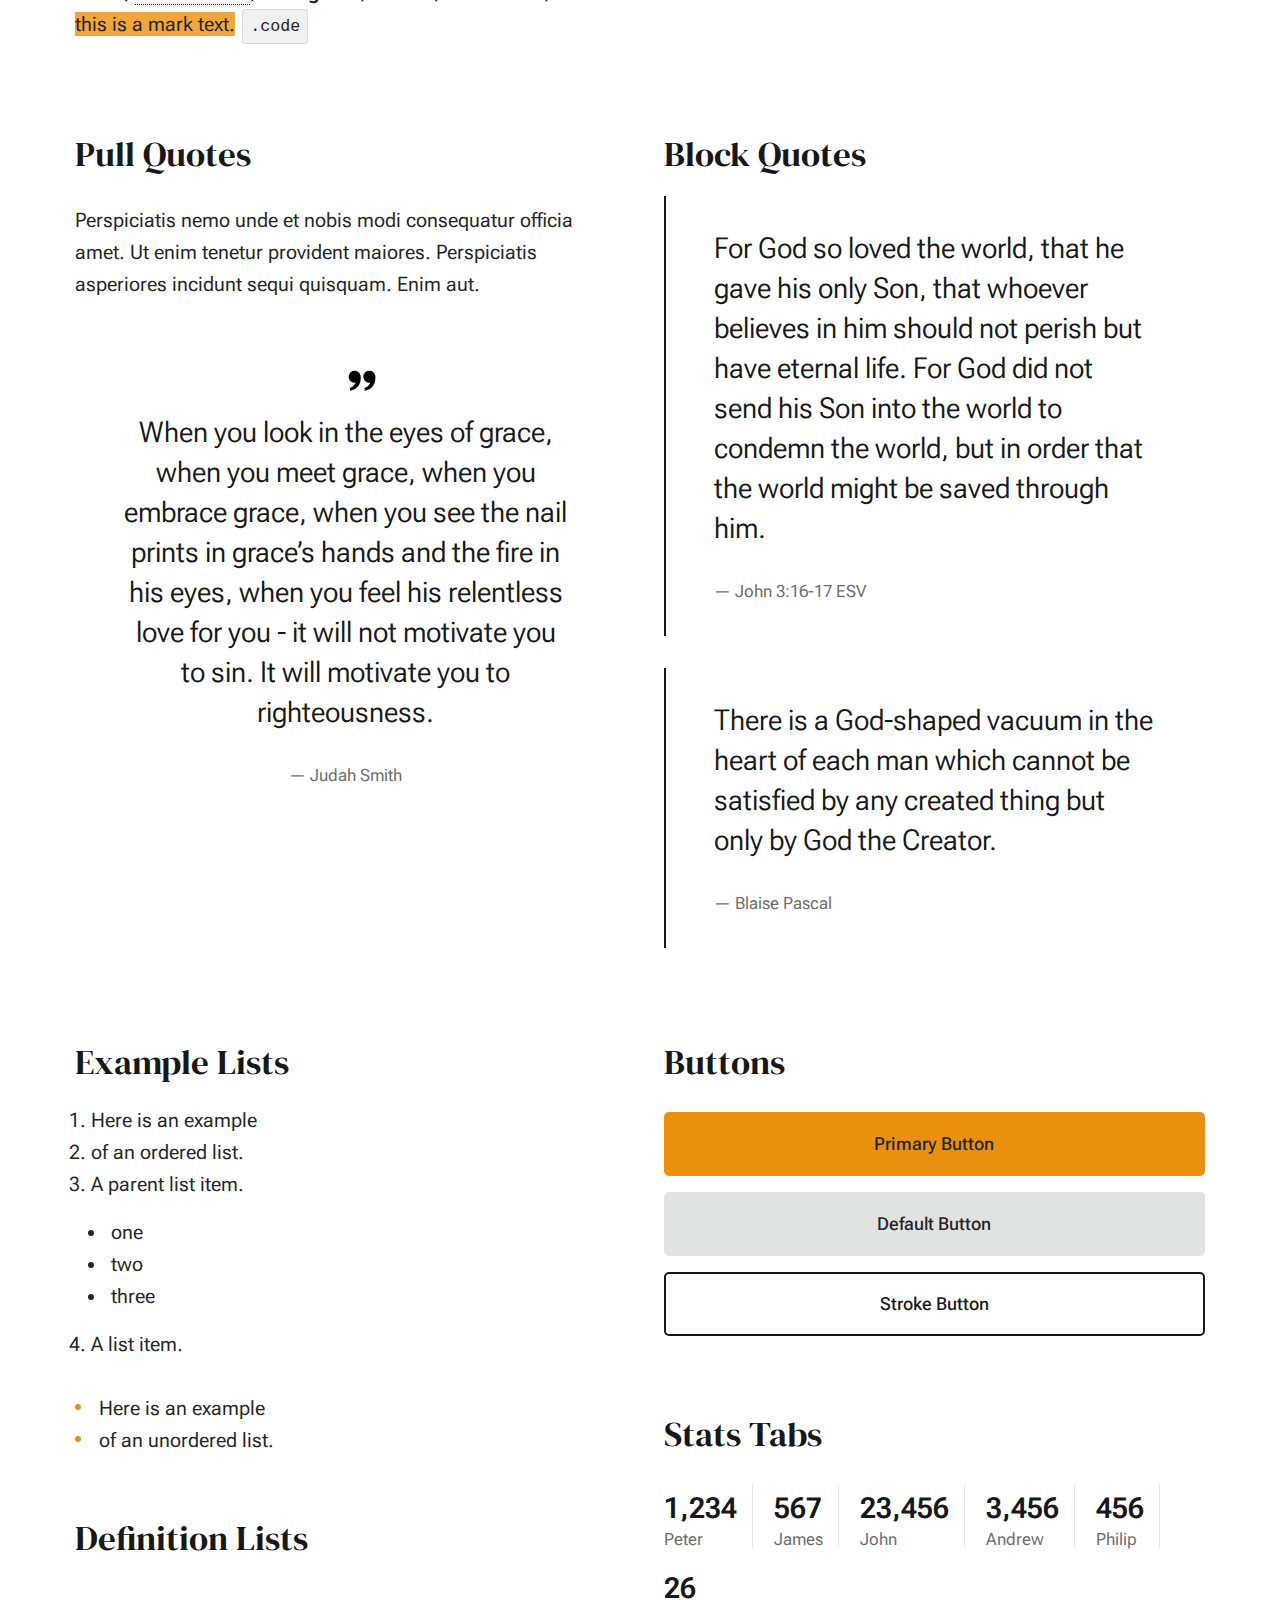
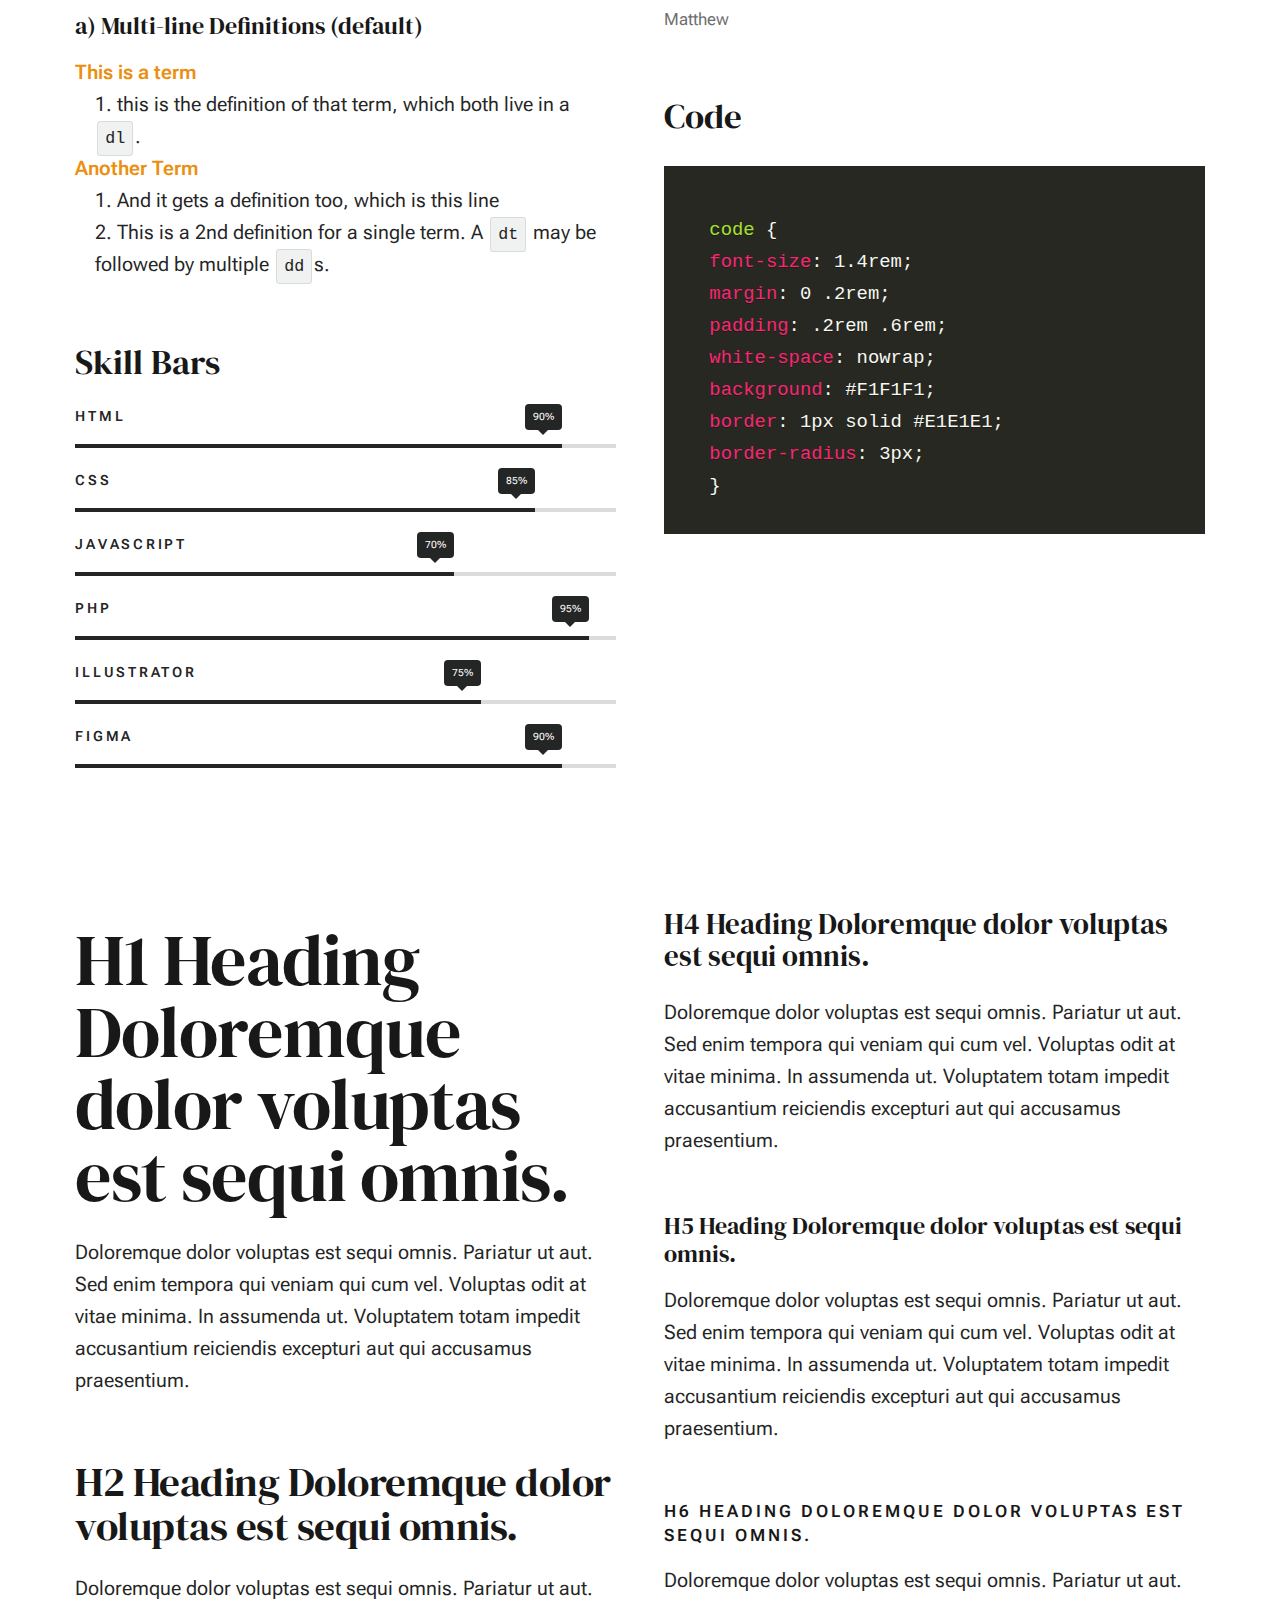
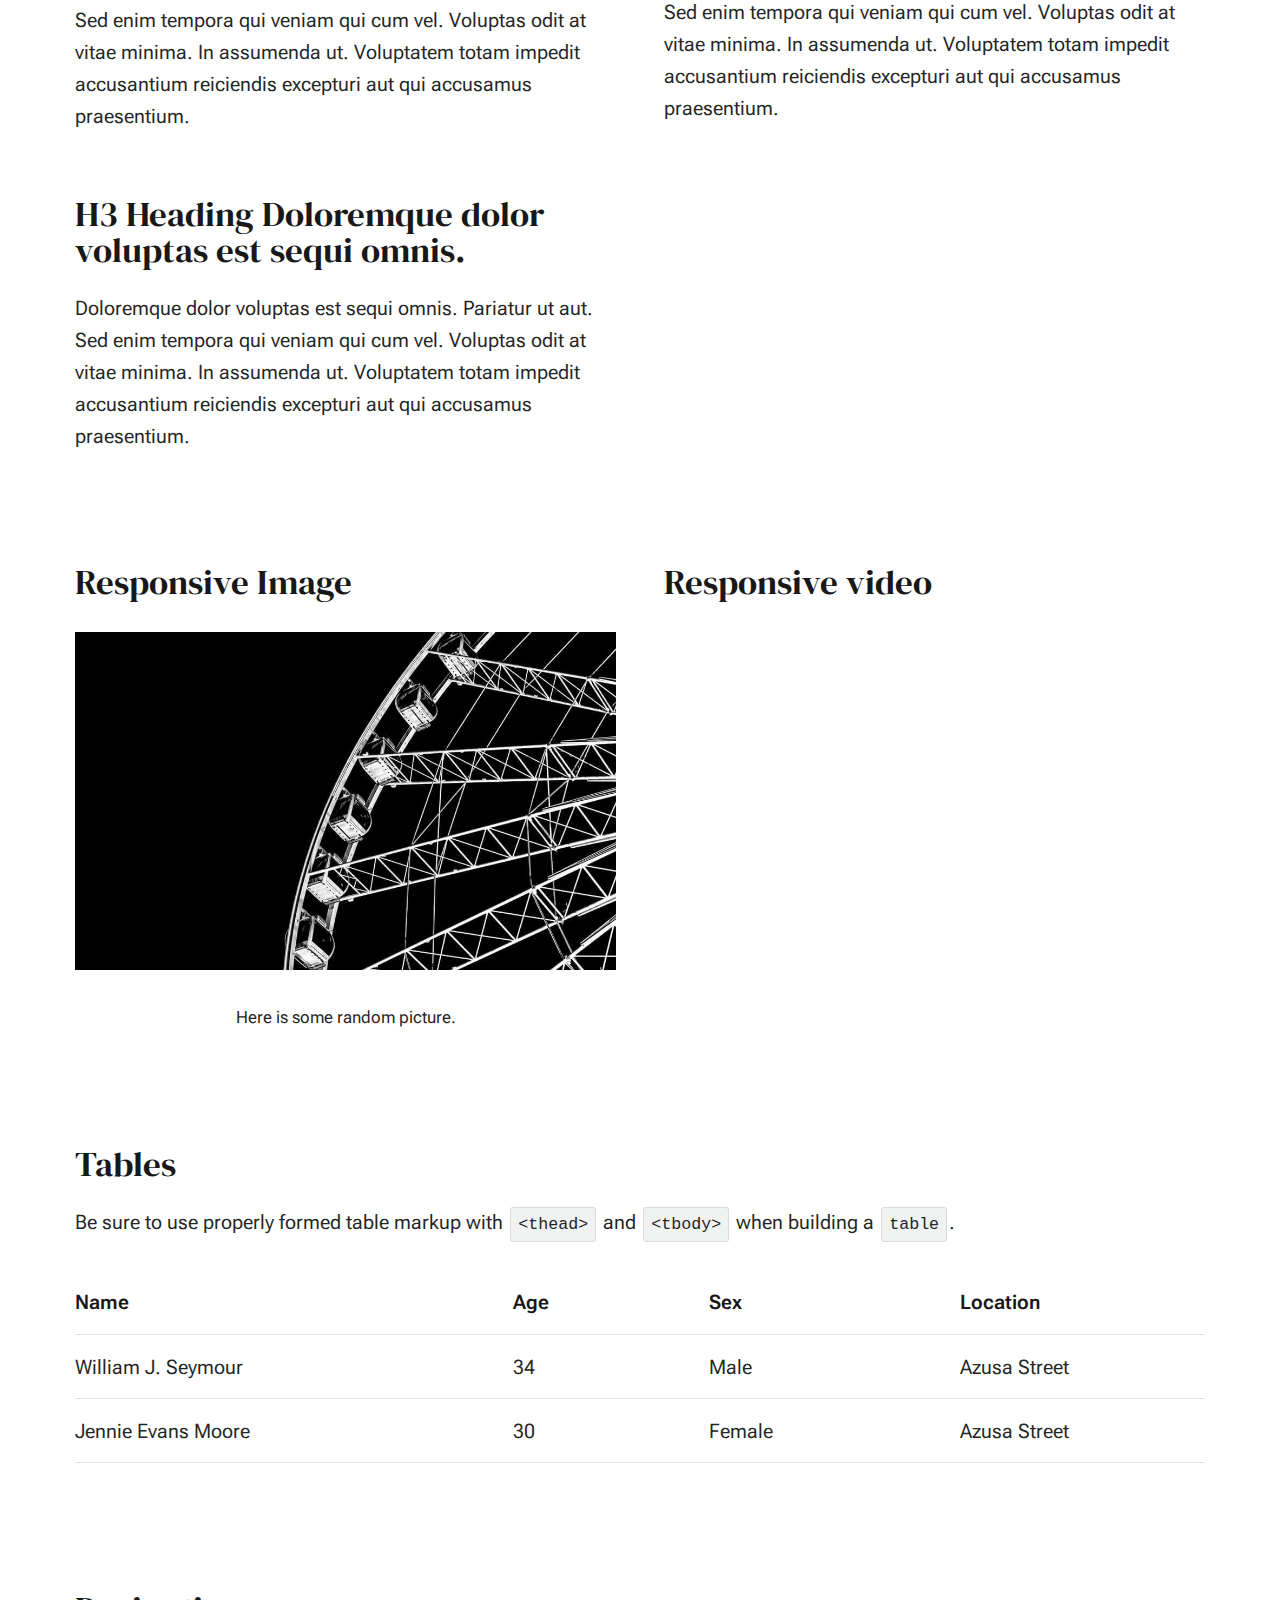
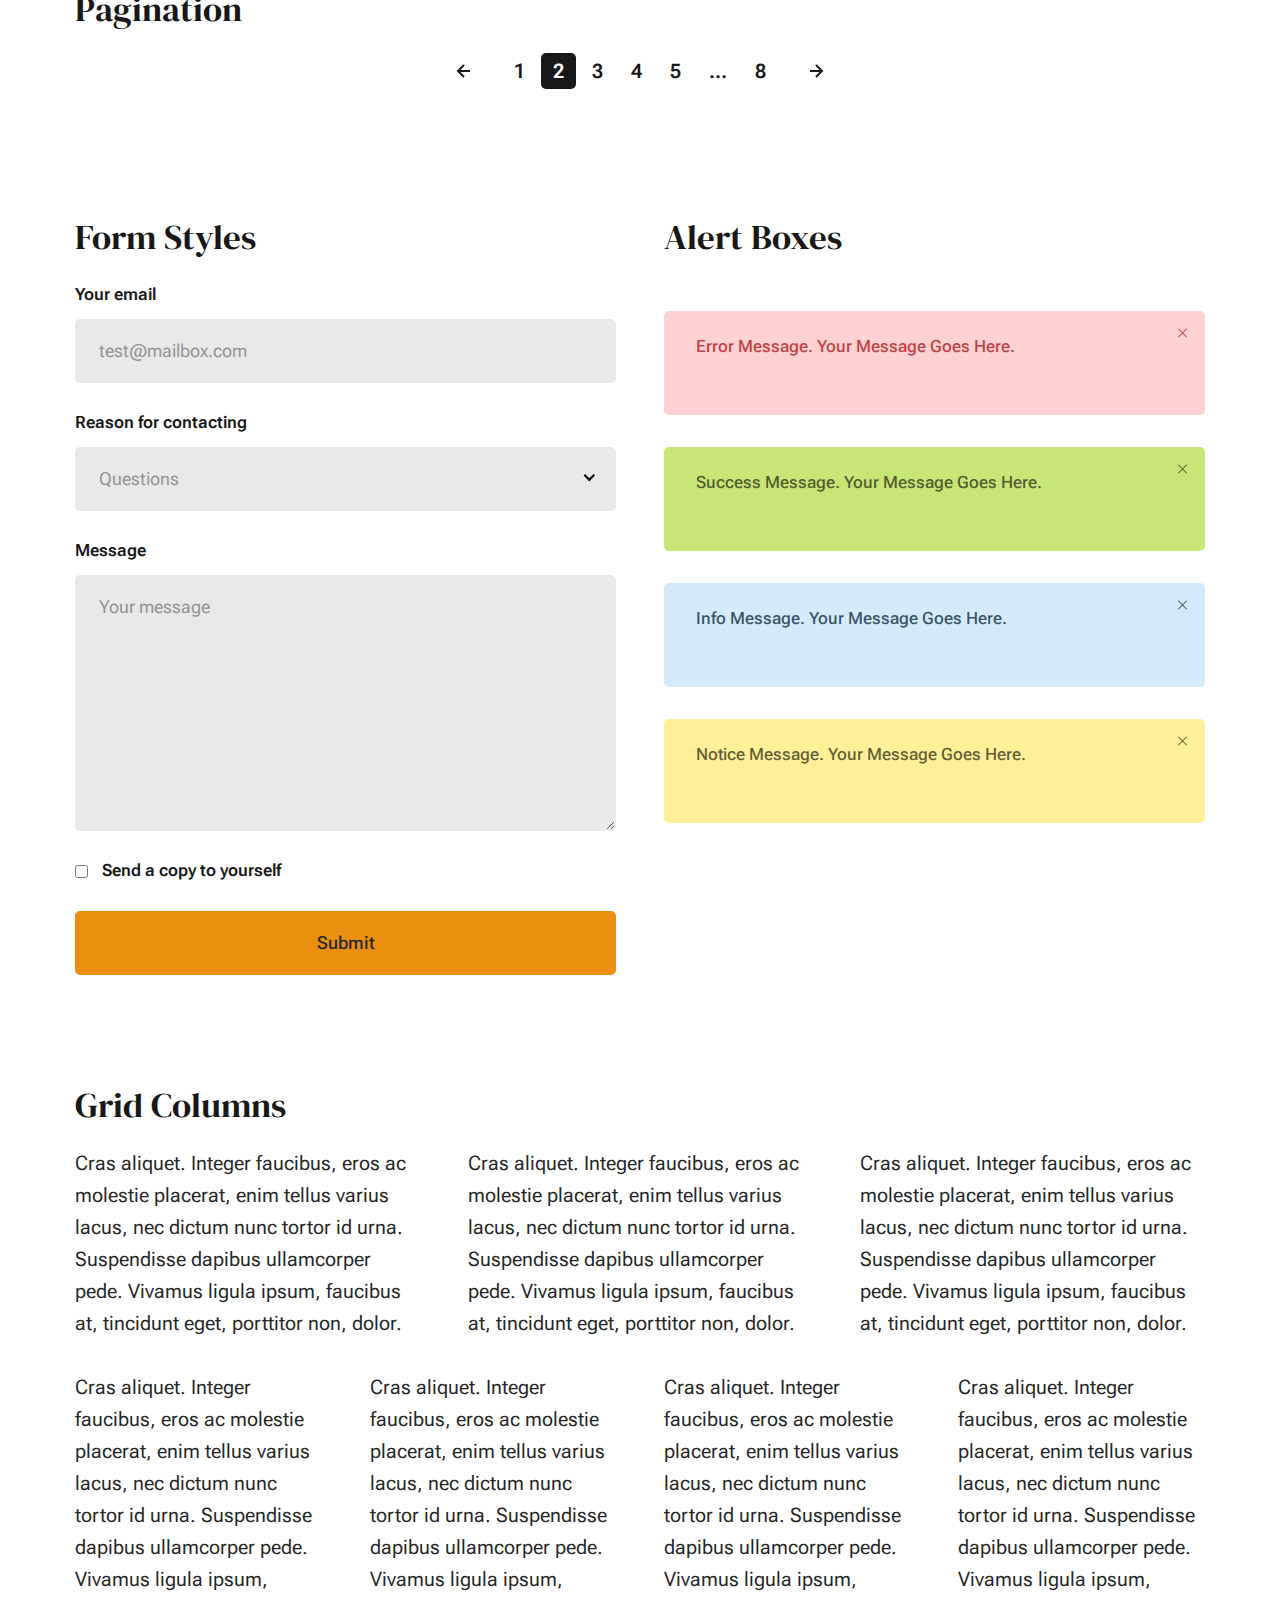
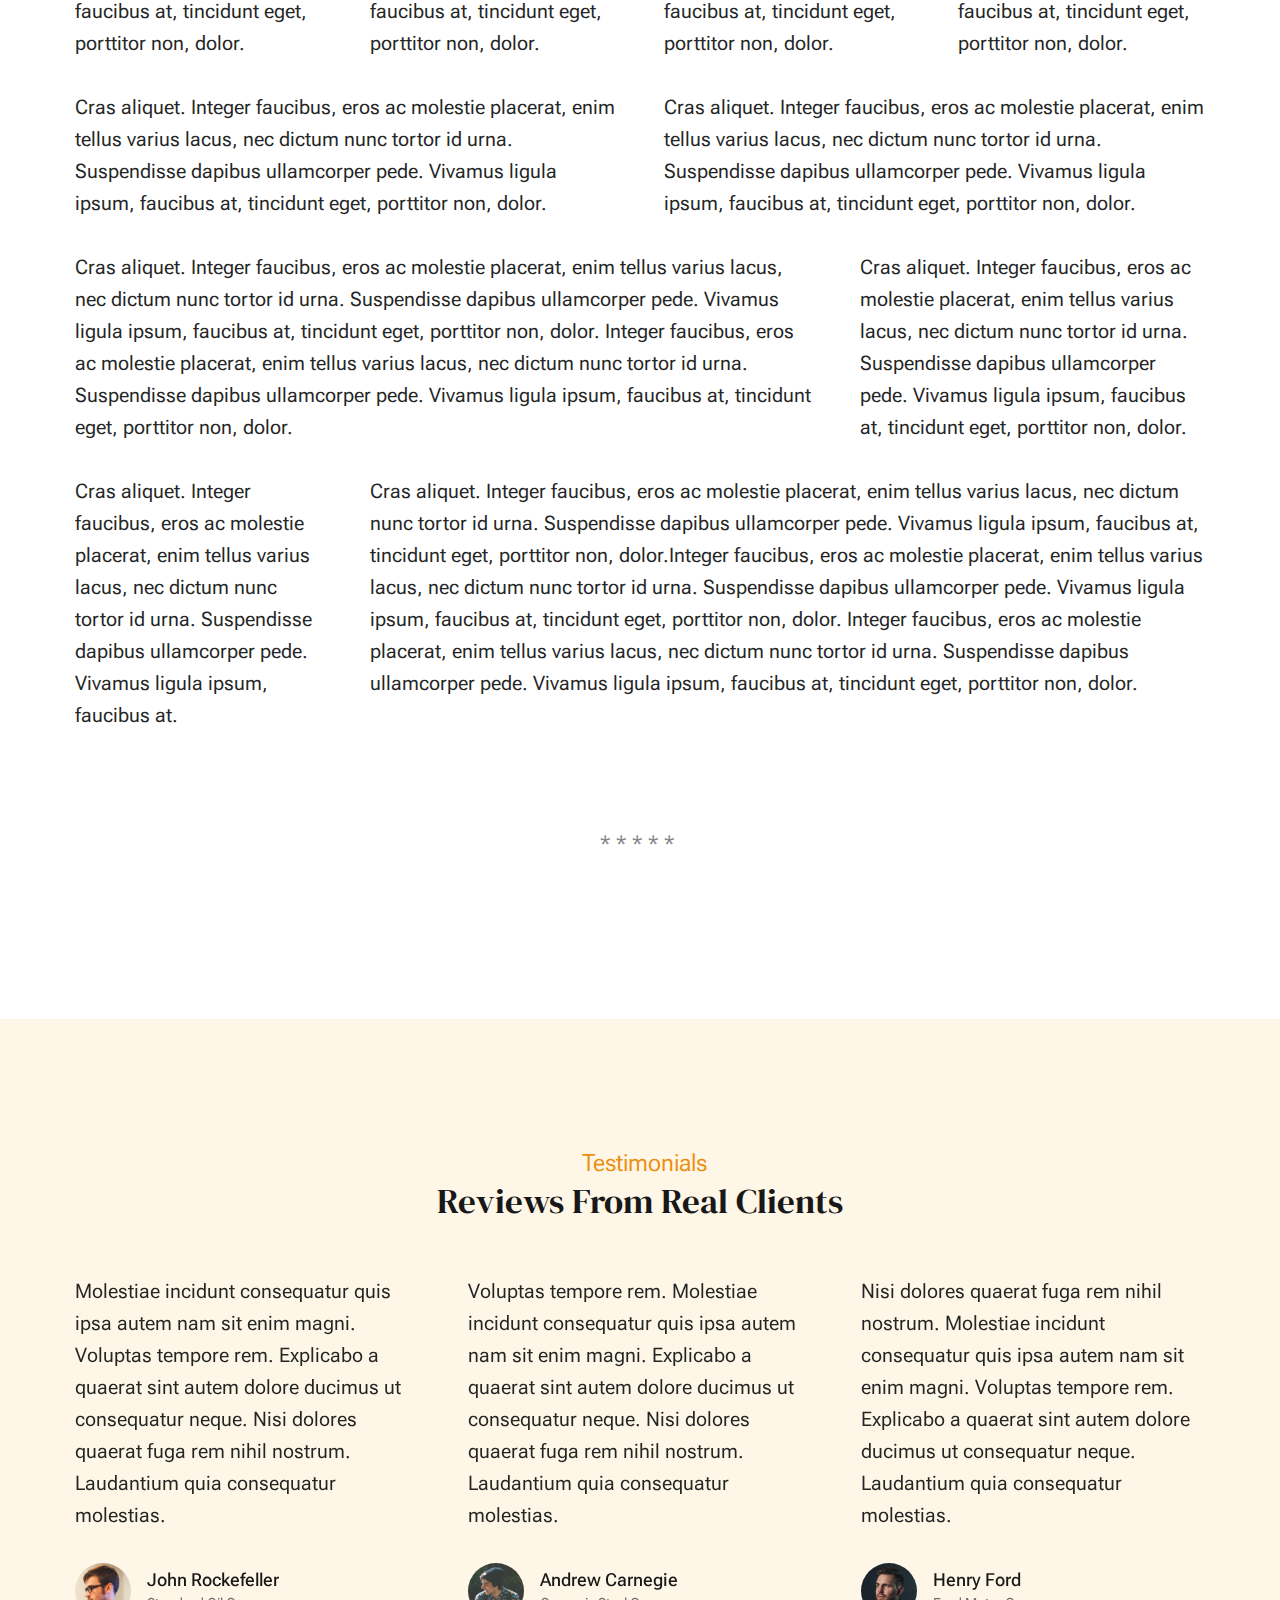
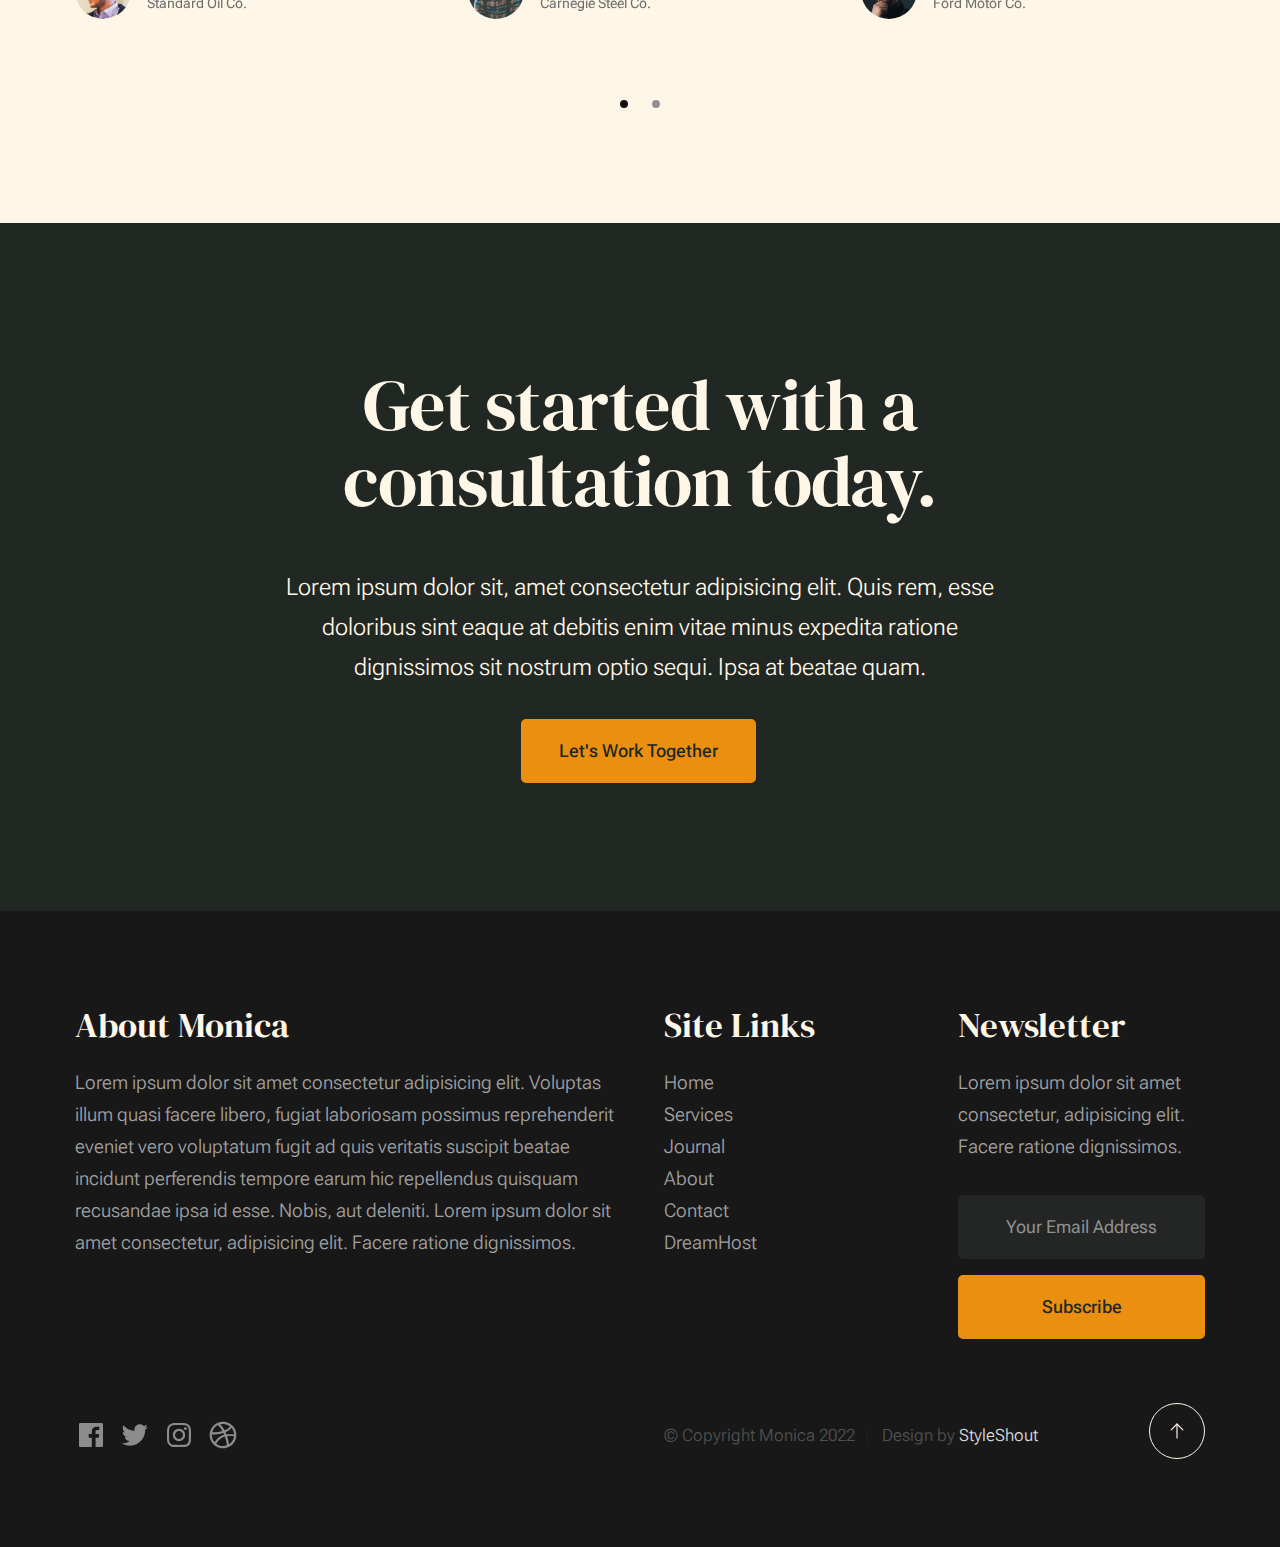
<file: styles.html>
<!DOCTYPE html>
<html lang="en" class="no-js" >
<head>

    <!--- basic page needs
    ================================================== -->
    <meta charset="utf-8">
    <meta name="viewport" content="width=device-width, initial-scale=1">
    <title>Styles - Monica</title>

    <script>
        document.documentElement.classList.remove('no-js');
        document.documentElement.classList.add('js');
    </script>

    <!-- CSS
    ================================================== -->
    <link rel="stylesheet" href="css/vendor.css">
    <link rel="stylesheet" href="css/styles.css">

    <!-- favicons
    ================================================== -->
    <link rel="apple-touch-icon" sizes="180x180" href="apple-touch-icon.png">
    <link rel="icon" type="image/png" sizes="32x32" href="favicon-32x32.png">
    <link rel="icon" type="image/png" sizes="16x16" href="favicon-16x16.png">
    <link rel="manifest" href="site.webmanifest">

</head>


<body id="top">


    <!-- preloader
    ================================================== -->
    <div id="preloader">
        <div id="loader" class="dots-fade">
            <div></div>
            <div></div>
            <div></div>
        </div>
    </div>


    <!-- page wrap
    ================================================== -->
    <div id="page" class="s-pagewrap">


        <!-- # site header 
        ================================================== -->
        <header class="s-header">

            <div class="row s-header__inner width-sixteen-col">

                <div class="s-header__block">
                    <div class="s-header__logo">
                        <a class="logo" href="index.html">
                            Townsville
                        </a>
                    </div>

                    <a class="s-header__menu-toggle" href="#0"><span>Menu</span></a>
                </div> <!-- end s-header__block -->

                <nav class="s-header__nav">
    
                    <ul class="s-header__menu-links">
                        <li><a href="about.html">About</a></li>
                        <li><a href="historia.html">Historia</a></li>
                        <li><a href="blog.html">Journal</a></li>
                        <li><a href="contact.html">Contact</a></li>
                    </ul> <!-- s-header__menu-links -->

                    <div class="s-header__contact">
                        <a href="contact.html" class="btn btn--primary s-header__contact-btn">Vamos RECICLAR?!?</a>                       
                    </div> <!-- s-header__contact -->
    
                </nav> <!-- end s-header__nav -->

            </div> <!-- end s-header__inner -->

        </header> <!-- end s-header -->


        <!-- # site main content
        ================================================== -->
        <section id="content" class="s-content">

               <section class="s-pageheader pageheader">
                    <div class="row">
                        <div class="column xl-12">
                            <h1 class="page-title">
                               Style Guide
                            </h1>                            
                        </div>
                    </div>
               </section> <!-- end pageheader --> 

               <section class="s-pagecontent pagecontent">

                    <div class="row row-x-center text-center">

                        <div class="column tab-12 xl-9">
            
                            <p class="lead">Lorem ipsum Officia elit ad tempor dolore est ex incididunt incididunt occaecat culpa deserunt 
                            sunt labore in cillum ullamco magna in Excepteur consequat in reprehenderit proident mollit incididunt officia commodo.
                            Duis ea officia sed dolor pariatur enim dolore dolore quis incididunt nulla exercitation commodo veniam et ea incididunt.
                            </p>
            
                            <hr>
                        </div>
            
                    </div> <!-- end row -->
            
                    <div class="row">
            
                        <div class="column mob-12 md-6 stack-on-900">
            
                            <h3>Paragraph and Image</h3>
            
                            <p><a href="#"><img width="120" height="120" class="u-pull-left" alt="sample-image" src="images/sample-image.jpg"></a>
                            Lorem ipsum dolor sit amet, consectetuer adipiscing elit. Donec libero. Suspendisse bibendum.Cras id urna. Morbi 
                            tincidunt, orci ac convallis aliquam, lectus turpis varius lorem, eu posuere nunc justo tempus leo. Donec mattis, 
                            purus nec placerat bibendum, dui pede condimentum odio, ac blandit ante orci ut diam. Cras fringilla magna. 
                            Phasellus suscipit, leo a pharetra condimentum, lorem tellus eleifend magna, eget fringilla velit magna id 
                            neque posuere nunc justo tempus leo. </p>
            
                            <p>
                            Lorem ipsum dolor sit amet, consectetuer adipiscing elit. Donec libero. Suspendisse bibendum. Cras id urna. 
                            Morbi tincidunt, orci ac convallis aliquam, lectus turpis varius lorem, eu posuere nunc justo tempus leo. 
                            Donec mattis, purus nec placerat bibendum, dui pede condimentumodio, ac blandit ante orci ut diam.	
                            </p>
            
                            <p>A <a href="#">link</a>,
                            <abbr title="this really isn't a very good description">abbrebation</abbr>,
                            <strong>strong text</strong>,
                            <em>em text</em>,
                            <del>deleted text</del>, and
                            <mark>this is a mark text.</mark>
                            <code>.code</code>
                            </p>
            
                        </div>
            
                        <div class="column mob-12 md-6">
            
                            <h3>Drop Caps</h3>
            
                            <p class="drop-cap">Far far away, behind the word mountains, far from the countries Vokalia and Consonantia,
                            there live the blind texts. Separated they live in Bookmarksgrove right at the coast of the
                            Semantics, a large language ocean. A small river named Duden flows by their place and supplies it with the 
                            necessary regelialia. Morbi tincidunt, orci ac convallis aliquam, lectus turpis varius lorem, 
                            euposuere nunc justo tempus leo. Donec mattis, purus nec placerat bibendum, dui pede condimentum odio, 
                            ac blandit ante orci ut diam. Cras fringilla magna. Phasellus suscipit, leo a pharetra condimentum, 
                            lorem tellus eleifend magna, eget fringilla velit magna id neque.
                            </p>
            
                            <h3>Small Print</h3>
            
                            <p><small>Lorem ipsum dolor sit amet, consectetuer adipiscing elit. Donec libero.</small></p>
                            
                    
            
                        </div>
            
                    </div> <!-- end row -->
            
                    <div class="row">
            
                        <div class="column xl-6 md-12">
            
                            <h3 class="u-add-bottom">Pull Quotes</h3>
            
                            <p>
                            Perspiciatis nemo unde et nobis modi consequatur officia amet. Ut enim 
                            tenetur provident maiores. Perspiciatis asperiores incidunt sequi 
                            quisquam. Enim aut. 
                            </p>
            
                            <figure class="pull-quote">
                                <blockquote>
                                    <p>
                                    When you look in the eyes of grace, when you meet grace, 
                                    when you embrace grace, when you see the nail prints in 
                                    grace’s hands and the fire in his eyes, when you feel his 
                                    relentless love for you - it will not motivate you to sin. 
                                    It will motivate you to righteousness.
                                    </p>
            
                                    <footer>
                                        <cite>Judah Smith</cite>
                                    </footer>
                                </blockquote>
                            </figure>
            
            
                        </div>
            
                        <div class="column xl-6 md-12">
            
                            <h3 class="h-add-bottom">Block Quotes</h3>
            
                            <blockquote cite="http://where-i-got-my-info-from.com">
                                <p>
                                For God so loved the world, that he gave his only Son, that whoever believes in 
                                him should not perish but have eternal life. For God did not send his Son into 
                                the world to condemn the world, but in order that the world might be 
                                saved through him.
                                </p>
            
                                <footer>
                                    <cite>
                                        <a href="#0">John 3:16-17 ESV</a>
                                    </cite>
                                </footer>
            
                            </blockquote>
            
                            <blockquote>
                                <p>There is a God-shaped vacuum in the heart of each man which cannot be satisfied 
                                by any created thing but only by God the Creator.</p>
            
                                <footer>
                                    <cite>Blaise Pascal</cite>
                                </footer>
            
                            </blockquote>
            
                        </div>
            
                    </div> <!-- end row -->
            
                    <div class="row u-add-half-bottom">
            
                        <div class="column xl-6 md-12">
            
                            <h3>Example Lists</h3>
            
                            <ol>
                                <li>Here is an example</li>
                                <li>of an ordered list.</li>
                                <li>A parent list item.
                                    <ul>
                                        <li>one</li>
                                        <li>two</li>
                                        <li>three</li>
                                    </ul>
                                    </li>
                                    <li>A list item.</li>
                                </ol>
            
                            <ul class="disc">
                                <li>Here is an example</li>
                                <li>of an unordered list.</li>
                            </ul>
            
                            <h3>Definition Lists</h3>
            
                            <h5>a) Multi-line Definitions (default) </h5>
            
                            <dl class="dictionary-style">
                                <dt><strong>This is a term</strong></dt>
                                    <dd>this is the definition of that term, which both live in a <code>dl</code>.</dd>
                                <dt><strong>Another Term</strong></dt>
                                    <dd>And it gets a definition too, which is this line</dd>
                                    <dd>This is a 2<sup>nd</sup> definition for a single term. A <code>dt</code> may be followed by multiple <code>dd</code>s.</dd>
                            </dl>
            
                            <h3 class="u-add-bottom">Skill Bars</h3>
            
                            <ul class="skill-bars">
                                <li>
                                <div class="progress percent90"><span>90%</span></div>
                                <strong>HTML</strong>
                                </li>
                                <li>
                                <div class="progress percent85"><span>85%</span></div>
                                <strong>CSS</strong>
                                </li>
                                <li>
                                <div class="progress percent70"><span>70%</span></div>
                                <strong>Javascript</strong>
                                </li>
                                <li>
                                <div class="progress percent95"><span>95%</span></div>
                                <strong>PHP</strong>
                                </li>
                                <li>
                                <div class="progress percent75"><span>75%</span></div>
                                <strong>Illustrator</strong>
                                </li>
                                <li>
                                <div class="progress percent90"><span>90%</span></div>
                                <strong>Figma</strong>
                                </li>
                            </ul>
            
                        </div>
            
                        <div class="column xl-6 md-12">
            
                            <h3 class="u-add-bottom">Buttons</h3>
            
                            <p>
                                <a class="btn btn--primary u-fullwidth" href="#0">Primary Button</a>
                                <a class="btn u-fullwidth" href="#0">Default Button</a>
                                <a class="btn btn--stroke u-fullwidth" href="#0">Stroke Button</a>
                            </p>
            
                            <h3>Stats Tabs</h3>
            
                            <ul class="stats-tabs">
                                <li><a href="#0">1,234 <em>Peter</em></a></li>
                                <li><a href="#0">567 <em>James</em></a></li>
                                <li><a href="#0">23,456 <em>John</em></a></li>
                                <li><a href="#0">3,456 <em>Andrew</em></a></li>
                                <li><a href="#0">456 <em>Philip</em></a></li>
                                <li><a href="#0">26 <em>Matthew</em></a></li>
                            </ul>
            
                            <h3 class="u-add-bottom">Code</h3>
            
<pre><code class="language-css">
    code {
    font-size: 1.4rem;
    margin: 0 .2rem;
    padding: .2rem .6rem;
    white-space: nowrap;
    background: #F1F1F1;
    border: 1px solid #E1E1E1;	
    border-radius: 3px;
    }
</code></pre>
            
                        </div>
            
                    </div> <!-- end row -->
            
                    <div class="row u-add-half-bottom">
            
                        <div class="column xl-6 md-12">
                                
                            <h1>H1 Heading Doloremque dolor voluptas est sequi omnis.</h1>
                            <p>Doloremque dolor voluptas est sequi omnis. Pariatur ut aut. Sed enim tempora qui veniam qui cum vel. 
                            Voluptas odit at vitae minima. In assumenda ut. Voluptatem totam impedit accusantium reiciendis excepturi aut qui accusamus praesentium.</p>
            
                            <h2>H2 Heading Doloremque dolor voluptas est sequi omnis.</h2>
                            <p>Doloremque dolor voluptas est sequi omnis. Pariatur ut aut. Sed enim tempora qui veniam qui cum vel. 
                            Voluptas odit at vitae minima. In assumenda ut. Voluptatem totam impedit accusantium reiciendis excepturi aut qui accusamus praesentium.</p>
            
                            <h3>H3 Heading Doloremque dolor voluptas est sequi omnis.</h3>
                            <p>Doloremque dolor voluptas est sequi omnis. Pariatur ut aut. Sed enim tempora qui veniam qui cum vel. 
                            Voluptas odit at vitae minima. In assumenda ut. Voluptatem totam impedit accusantium reiciendis excepturi aut qui accusamus praesentium.</p>
            
                            
                        </div>
            
                        <div class="column xl-6 md-12">
                            <h4>H4 Heading Doloremque dolor voluptas est sequi omnis.</h4>
                            <p>Doloremque dolor voluptas est sequi omnis. Pariatur ut aut. Sed enim tempora qui veniam qui cum vel. 
                            Voluptas odit at vitae minima. In assumenda ut. Voluptatem totam impedit accusantium reiciendis excepturi aut qui accusamus praesentium.</p>
            
                            <h5>H5 Heading Doloremque dolor voluptas est sequi omnis.</h5>
                            <p>Doloremque dolor voluptas est sequi omnis. Pariatur ut aut. Sed enim tempora qui veniam qui cum vel. 
                            Voluptas odit at vitae minima. In assumenda ut. Voluptatem totam impedit accusantium reiciendis excepturi aut qui accusamus praesentium.</p>
            
                            <h6>H6 Heading Doloremque dolor voluptas est sequi omnis.</h6>
                            <p>Doloremque dolor voluptas est sequi omnis. Pariatur ut aut. Sed enim tempora qui veniam qui cum vel. 
                            Voluptas odit at vitae minima. In assumenda ut. Voluptatem totam impedit accusantium reiciendis excepturi aut qui accusamus praesentium.</p>
                
                            
                        </div>
            
                    </div> <!-- end row -->
            
                    <div class="row u-add-half-bottom">
            
                        <div class="column xl-6 md-12">
            
                            <h3 class="u-add-bottom">Responsive Image</h3>
            
                            <figure>
                                <img src="images/wheel-500.jpg" 
                                srcset="images/wheel-1000.jpg 1000w, 
                                images/wheel-500.jpg 500w" 
                                sizes="(max-width: 1000px) 100vw, 1000px" alt="">
            
                                <figcaption>
                                    Here is some random picture.
                                </figcaption>
                            </figure>
            
                        </div>
            
                        <div class="column xl-6 md-12">
            
                            <h3 class="u-add-bottom">Responsive video</h3>
            
                            <div class="video-container">
                            <iframe src="https://player.vimeo.com/video/14592941?color=00a650&title=0&byline=0&portrait=0" width="500" height="281" frameborder="0" webkitallowfullscreen mozallowfullscreen allowfullscreen></iframe> 
                            </div>
            
                        </div>
                        
                    </div> <!-- end row -->
            
                    <div class="row u-add-bottom">
            
                        <div class="column xl-12">
            
                            <h3>Tables</h3>
                            <p>Be sure to use properly formed table markup with <code>&lt;thead&gt;</code> and <code>&lt;tbody&gt;</code> when building a <code>table</code>.</p>
            
                            <div class="table-responsive">
            
                                <table>
                                        <thead>
                                        <tr>
                                            <th>Name</th>
                                            <th>Age</th>
                                            <th>Sex</th>
                                            <th>Location</th>
                                        </tr>
                                        </thead>
                                        <tbody>
                                        <tr>
                                            <td>William J. Seymour</td>
                                            <td>34</td>
                                            <td>Male</td>
                                            <td>Azusa Street</td>
                                        </tr>
                                        <tr>
                                            <td>Jennie Evans Moore</td>
                                            <td>30</td>
                                            <td>Female</td>
                                            <td>Azusa Street</td>
                                        </tr>
                                        </tbody>
                                </table>
            
                            </div>
            
                        </div>
                        
                    </div> <!-- end row -->
            
                    <div class="row">
            
                        <div class="column xl-12">
                            <h3>Pagination</h3>
            
                            <nav class="pgn">
                                <ul>
                                    <li>
                                        <a class="pgn__prev" href="#0">
                                            <svg xmlns="http://www.w3.org/2000/svg" width="24" height="24" viewBox="0 0 24 24"><path d="M12.707 17.293L8.414 13H18v-2H8.414l4.293-4.293-1.414-1.414L4.586 12l6.707 6.707z"/></svg>
                                        </a>
                                    </li>
                                    <li><a class="pgn__num" href="#0">1</a></li>
                                    <li><span class="pgn__num current">2</span></li>
                                    <li><a class="pgn__num" href="#0">3</a></li>
                                    <li><a class="pgn__num" href="#0">4</a></li>
                                    <li><a class="pgn__num" href="#0">5</a></li>
                                    <li><span class="pgn__num dots">…</span></li>
                                    <li><a class="pgn__num" href="#0">8</a></li>
                                    <li>
                                        <a class="pgn__next" href="#0">
                                            <svg xmlns="http://www.w3.org/2000/svg" width="24" height="24" viewBox="0 0 24 24"><path d="M11.293 17.293l1.414 1.414L19.414 12l-6.707-6.707-1.414 1.414L15.586 11H6v2h9.586z"/></svg>
                                        </a>
                                    </li>
                                </ul>
                            </nav>
                        </div>
            
                    </div> <!-- end row -->
            
                    <div class="row">
            
                        <div class="column xl-6 md-12">
            
                            <h3 class="u-add-bottom">Form Styles</h3>
            
                            <form>
                                <div>
                                    <label for="sampleInput">Your email</label>
                                    <input class="u-fullwidth" type="email" placeholder="test@mailbox.com" id="sampleInput">
                                </div>
                                <div>
                                    <label for="sampleRecipientInput">Reason for contacting</label>
                                    <div class="ss-custom-select">
                                        <select class="u-fullwidth" id="sampleRecipientInput">
                                            <option value="Option 1">Questions</option>
                                            <option value="Option 2">Report</option>
                                            <option value="Option 3">Others</option>
                                        </select>
                                    </div>
                                </div>
                                
                                <label for="exampleMessage">Message</label>
                                <textarea class="u-fullwidth" placeholder="Your message" id="exampleMessage"></textarea>
            
                                <label class="u-add-bottom">
                                    <input type="checkbox">
                                    <span class="label-text">Send a copy to yourself</span>
                                </label>
                            
                                <input class="btn--primary u-fullwidth" type="submit" value="Submit">
                            </form>
            
                        </div>
            
                        <div class="column xl-6 md-12">
            
                            <h3>Alert Boxes</h3>
            
                            <br>
                            
                            <div class="alert-box alert-box--error">
                                <p>Error Message. Your Message Goes Here.</p>
                                <span class="alert-box__close"></span>
                            </div><!-- end error -->
                                    
                            <div class="alert-box alert-box--success">
                                <p>Success Message. Your Message Goes Here.</p>
                                <span class="alert-box__close"></span>
                            </div><!-- end success -->
                                    
                            <div class="alert-box alert-box--info">
                                <p>Info Message. Your Message Goes Here.</p>
                                <span class="alert-box__close"></span>
                            </div><!-- end info -->
                                    
                            <div class="alert-box alert-box--notice">
                                <p>Notice Message. Your Message Goes Here.</p>
                                <span class="alert-box__close"></span>
                            </div><!-- end notice -->
                        
                        </div>
            
                    </div> <!-- end row -->
            
                    <div class="row">
            
                        <div class="xl-12 column">
                        <h3 class="half-bottom">Grid Columns</h3>
                        </div>
            
                    </div> <!-- Row End-->
            
                    <!--<h4>1/3 Columns</h4>  -->
            
                    <div class="row">
            
                        <div class="xl-4 md-12 column">
                            <p>
                            Cras aliquet. Integer faucibus, eros ac molestie placerat, enim tellus varius lacus,
                            nec dictum nunc tortor id urna. Suspendisse dapibus ullamcorper pede. Vivamus ligula ipsum,
                            faucibus at, tincidunt eget, porttitor non, dolor. 
                            </p>
                        </div>
            
                        <div class="xl-4 md-12 column">
                            <p>
                            Cras aliquet. Integer faucibus, eros ac molestie placerat, enim tellus varius lacus,
                            nec dictum nunc tortor id urna. Suspendisse dapibus ullamcorper pede. Vivamus ligula ipsum,
                            faucibus at, tincidunt eget, porttitor non, dolor. 
                            </p>
                        </div>
            
                        <div class="xl-4 md-12 column">
                            <p>
                            Cras aliquet. Integer faucibus, eros ac molestie placerat, enim tellus varius lacus,
                            nec dictum nunc tortor id urna. Suspendisse dapibus ullamcorper pede. Vivamus ligula ipsum,
                            faucibus at, tincidunt eget, porttitor non, dolor. 
                            </p>
                        </div>
            
                    </div>
            
                    <!--<h4>1/4 Columns</h4>  -->
            
                    <div class="row">
            
                        <div class="xl-3 md-6 tab-12 column">
                            <p>
                            Cras aliquet. Integer faucibus, eros ac molestie placerat, enim tellus varius lacus,
                            nec dictum nunc tortor id urna. Suspendisse dapibus ullamcorper pede. Vivamus ligula ipsum,
                            faucibus at, tincidunt eget, porttitor non, dolor. 
                            </p>
                        </div>
            
                        <div class="xl-3 md-6 tab-12 column">
                            <p>
                            Cras aliquet. Integer faucibus, eros ac molestie placerat, enim tellus varius lacus,
                            nec dictum nunc tortor id urna. Suspendisse dapibus ullamcorper pede. Vivamus ligula ipsum,
                            faucibus at, tincidunt eget, porttitor non, dolor. 
                            </p>
                        </div>
            
                        <div class="xl-3 md-6 tab-12 column">
                            <p>
                            Cras aliquet. Integer faucibus, eros ac molestie placerat, enim tellus varius lacus,
                            nec dictum nunc tortor id urna. Suspendisse dapibus ullamcorper pede. Vivamus ligula ipsum,
                            faucibus at, tincidunt eget, porttitor non, dolor. 
                            </p>
                        </div>
            
                        <div class="xl-3 md-6 tab-12 column">
                            <p>
                            Cras aliquet. Integer faucibus, eros ac molestie placerat, enim tellus varius lacus,
                            nec dictum nunc tortor id urna. Suspendisse dapibus ullamcorper pede. Vivamus ligula ipsum,
                            faucibus at, tincidunt eget, porttitor non, dolor. 
                            </p>
                        </div>
            
                    </div>
            
                    <!--<h4>1/2 Columns</h4>  -->
            
                    <div class="row">
            
                        <div class="xl-6 tab-12 column">
                            <p>
                            Cras aliquet. Integer faucibus, eros ac molestie placerat, enim tellus varius lacus,
                            nec dictum nunc tortor id urna. Suspendisse dapibus ullamcorper pede. Vivamus ligula ipsum,
                            faucibus at, tincidunt eget, porttitor non, dolor. 
                            </p>
                        </div>
            
                        <div class="xl-6 tab-12 column">
                            <p>
                            Cras aliquet. Integer faucibus, eros ac molestie placerat, enim tellus varius lacus,
                            nec dictum nunc tortor id urna. Suspendisse dapibus ullamcorper pede. Vivamus ligula ipsum,
                            faucibus at, tincidunt eget, porttitor non, dolor. 
                            </p>
                        </div>
            
                    </div>
            
                    <!--<h4>2/3 Columns</h4>  -->
            
                    <div class="row">
            
                        <div class="xl-8 md-7 tab-12 column">
                            <p>
                            Cras aliquet. Integer faucibus, eros ac molestie placerat, enim tellus varius lacus,
                            nec dictum nunc tortor id urna. Suspendisse dapibus ullamcorper pede. Vivamus ligula ipsum,
                            faucibus at, tincidunt eget, porttitor non, dolor. Integer faucibus, eros ac molestie placerat, enim tellus varius lacus,
                            nec dictum nunc tortor id urna. Suspendisse dapibus ullamcorper pede. Vivamus ligula ipsum,
                            faucibus at, tincidunt eget, porttitor non, dolor.
                            </p>
                        </div>
            
                        <div class="xl-4 md-5 tab-12 column">
                            <p>
                            Cras aliquet. Integer faucibus, eros ac molestie placerat, enim tellus varius lacus,
                            nec dictum nunc tortor id urna. Suspendisse dapibus ullamcorper pede. Vivamus ligula ipsum,
                            faucibus at, tincidunt eget, porttitor non, dolor. 
                            </p>
                        </div>
            
                    </div>
            
                    <!--<h4>3/4 Columns</h4>  -->
            
                    <div class="row">
            
                        <div class="xl-3 md-5 tab-12 column">
                            <p>
                            Cras aliquet. Integer faucibus, eros ac molestie placerat, enim tellus varius lacus,
                            nec dictum nunc tortor id urna. Suspendisse dapibus ullamcorper pede. Vivamus ligula ipsum,
                            faucibus at. 
                            </p>
                        </div>
            
                        <div class="xl-9 md-7 tab-12 column">
                            <p>
                            Cras aliquet. Integer faucibus, eros ac molestie placerat, enim tellus varius lacus,
                            nec dictum nunc tortor id urna. Suspendisse dapibus ullamcorper pede. Vivamus ligula ipsum,
                            faucibus at, tincidunt eget, porttitor non, dolor.Integer faucibus, eros ac molestie placerat, enim tellus varius lacus,
                            nec dictum nunc tortor id urna. Suspendisse dapibus ullamcorper pede. Vivamus ligula ipsum,
                            faucibus at, tincidunt eget, porttitor non, dolor. Integer faucibus, eros ac molestie placerat, enim tellus varius lacus,
                            nec dictum nunc tortor id urna. Suspendisse dapibus ullamcorper pede. Vivamus ligula ipsum,
                            faucibus at, tincidunt eget, porttitor non, dolor.
                            </p>
                        </div>
            
                    </div> 
            
                    <hr class="fancy">

               </section> <!-- pagecontent -->

               <section class="s-testimonials">

                    <div class="s-testimonials__header row row-x-center text-center">
                        <div class="column xl-8 lg-12">
        
                            <p class="text-pretitle">
                            Testimonials
                            </p>
                            <h3>
                            Reviews From Real Clients
                            </h3>                        
        
                        </div>
                    </div> <!--end s-testimonials__header -->

                    <div class="row s-testimonials__content">
                        <div class="column xl-12 testimonials">

                            <div class="swiper-container testimonials__slider page-slider">

                                <div class="swiper-wrapper">
                                    <div class="testimonials__slide swiper-slide">
                                        <p>
                                        Molestiae incidunt consequatur quis ipsa autem nam sit enim magni. Voluptas tempore rem. 
                                        Explicabo a quaerat sint autem dolore ducimus ut consequatur neque. Nisi dolores quaerat fuga rem nihil nostrum.
                                        Laudantium quia consequatur molestias.
                                        </p>
                                        <div class="testimonials__author">
                                            <img src="images/avatars/user-01.jpg" alt="Author image" class="testimonials__avatar">
                                            <cite class="testimonials__cite">
                                                <strong>John Rockefeller</strong>
                                                <span>Standard Oil Co.</span>
                                            </cite>
                                        </div>
                                    </div>
                                    <div class="testimonials__slide swiper-slide">
                                        <p>
                                        Voluptas tempore rem. Molestiae incidunt consequatur quis ipsa autem nam sit enim magni. 
                                        Explicabo a quaerat sint autem dolore ducimus ut consequatur neque. Nisi dolores quaerat fuga rem nihil nostrum.
                                        Laudantium quia consequatur molestias.
                                        </p>
                                        <div class="testimonials__author">
                                            <img src="images/avatars/user-04.jpg" alt="Author image" class="testimonials__avatar">
                                            <cite class="testimonials__cite">
                                                <strong>Andrew Carnegie</strong>
                                                <span>Carnegie Steel Co.</span>
                                            </cite>
                                        </div>
                                    </div>
                                    <div class="testimonials__slide swiper-slide">
                                        <p>
                                        Nisi dolores quaerat fuga rem nihil nostrum. Molestiae incidunt consequatur quis ipsa autem nam sit enim magni. 
                                        Voluptas tempore rem. Explicabo a quaerat sint autem dolore ducimus ut consequatur neque. 
                                        Laudantium quia consequatur molestias.
                                        </p>
                                        <div class="testimonials__author">
                                            <img src="images/avatars/user-06.jpg" alt="Author image" class="testimonials__avatar">
                                            <cite class="testimonials__cite">
                                                <strong>Henry Ford</strong>
                                                <span>Ford Motor Co.</span>
                                            </cite>
                                        </div>
                                    </div>
                                    <div class="testimonials__slide swiper-slide">
                                        <p>
                                        Molestiae incidunt consequatur quis ipsa autem nam sit enim magni. Voluptas tempore rem. 
                                        Explicabo a quaerat sint autem dolore ducimus ut consequatur neque. Nisi dolores quaerat fuga rem nihil nostrum.
                                        Laudantium quia consequatur molestias.
                                        </p>
                                        <div class="testimonials__author">
                                            <img src="images/avatars/user-02.jpg" alt="Author image" class="testimonials__avatar">
                                            <cite class="testimonials__cite">
                                                <strong>John Morgan</strong>
                                                <span>JP Morgan & Co.</span>
                                            </cite>
                                        </div>
                                    </div> 
                                </div> <!-- end swiper-wrapper --> 

                                <div class="swiper-pagination"></div>

                            </div> <!--end testimonials__slider --> 

                        </div> <!-- testimonials -->
                    </div> <!--end s-testimonials__content -->

               </section> <!-- end s-testimonials -->

        </section> <!-- s-content-->

        <!-- # cta
        ================================================== -->
        <section id="cta" class="s-cta">

            <div class="row row-x-center text-center">
                <div class="column xl-8 lg-12">

                    <div class="s-cta__content">
                        <h2 class="text-display-title">
                        Get started with a consultation today.
                        </h2>
                        <p class="lead">
                        Lorem ipsum dolor sit, amet consectetur adipisicing elit. Quis rem, esse doloribus sint eaque at debitis enim vitae minus expedita ratione dignissimos sit nostrum optio sequi. Ipsa at beatae quam.
                        </p>
                        <a href="contact.html" class="btn btn--primary">Let's Work Together</a>
                    </div>

                </div>
            </div>

        </section> <!-- end s-cta -->


        <!-- # footer 
        ================================================== -->
        <footer class="s-footer">
            <div class="row s-footer__content">
                <div class="column xl-6 lg-6 md-12 s-footer__block s-footer__about">                    
                    <h3>About Monica</h3>
                    <p>
                    Lorem ipsum dolor sit amet consectetur adipisicing elit. Voluptas illum quasi facere libero, 
                    fugiat laboriosam possimus reprehenderit eveniet vero voluptatum fugit ad quis veritatis suscipit beatae 
                    incidunt perferendis tempore earum hic repellendus quisquam recusandae ipsa id esse. Nobis, aut deleniti.
                    Lorem ipsum dolor sit amet consectetur, adipisicing elit. Facere ratione dignissimos.
                    </p>               
                </div>                
                <div class="column xl-3 lg-6 md-12 s-footer__block s-footer__site-links">
                    <h3>Site Links</h3>
                    <ul class="link-list">
                        <li><a href="index.html">Home</a></li>
                        <li><a href="services.html">Services</a></li>
                        <li><a href="blog.html">Journal</a></li>
                        <li><a href="about.html">About</a></li>
                        <li><a href="contact.html">Contact</a></li>
                        <li><a href="https://www.dreamhost.com/r.cgi?287326">DreamHost</a></li>
                    </ul>
                </div>
                <div class="column xl-3 lg-6 md-12 tab-12 s-footer__block s-footer__newsletter">
                    <h3>Newsletter</h3>

                    <p>
                    Lorem ipsum dolor sit amet consectetur, adipisicing elit. Facere ratione dignissimos.
                    </p>

                    <div class="subscribe-form">
                        <form id="mc-form" class="mc-form">
                            <input type="email" name="EMAIL" id="mce-EMAIL" class="u-fullwidth text-center" placeholder="Your Email Address" title="The domain portion of the email address is invalid (the portion after the @)." pattern="^([^\x00-\x20\x22\x28\x29\x2c\x2e\x3a-\x3c\x3e\x40\x5b-\x5d\x7f-\xff]+|\x22([^\x0d\x22\x5c\x80-\xff]|\x5c[\x00-\x7f])*\x22)(\x2e([^\x00-\x20\x22\x28\x29\x2c\x2e\x3a-\x3c\x3e\x40\x5b-\x5d\x7f-\xff]+|\x22([^\x0d\x22\x5c\x80-\xff]|\x5c[\x00-\x7f])*\x22))*\x40([^\x00-\x20\x22\x28\x29\x2c\x2e\x3a-\x3c\x3e\x40\x5b-\x5d\x7f-\xff]+|\x5b([^\x0d\x5b-\x5d\x80-\xff]|\x5c[\x00-\x7f])*\x5d)(\x2e([^\x00-\x20\x22\x28\x29\x2c\x2e\x3a-\x3c\x3e\x40\x5b-\x5d\x7f-\xff]+|\x5b([^\x0d\x5b-\x5d\x80-\xff]|\x5c[\x00-\x7f])*\x5d))*(\.\w{2,})+$" required>
                            <input type="submit" name="subscribe" value="Subscribe" class="btn btn--primary btn--small u-fullwidth">
                            <!-- <div style="position: absolute; left: -5000px;" aria-hidden="true"><input type="text" name="b_cdb7b577e41181934ed6a6a44_9a91cfe7b3" tabindex="-1" value=""></div> -->
                            <div class="mc-status"></div>
                        </form>
                    </div>
                </div>
            </div>    
            
            <div class="row s-footer__bottom">
                <div class="column xl-6 lg-12">
                    <ul class="s-footer__social social-list">
                        <li>
                            <a href="#0">
                                <svg xmlns="http://www.w3.org/2000/svg" width="24" height="24" viewBox="0 0 24 24" style="fill:rgba(0, 0, 0, 1);transform:;-ms-filter:"><path d="M20,3H4C3.447,3,3,3.448,3,4v16c0,0.552,0.447,1,1,1h8.615v-6.96h-2.338v-2.725h2.338v-2c0-2.325,1.42-3.592,3.5-3.592 c0.699-0.002,1.399,0.034,2.095,0.107v2.42h-1.435c-1.128,0-1.348,0.538-1.348,1.325v1.735h2.697l-0.35,2.725h-2.348V21H20 c0.553,0,1-0.448,1-1V4C21,3.448,20.553,3,20,3z"></path></svg>
                                <span class="u-screen-reader-text">Facebook</span>
                            </a>
                        </li>
                        <li>
                            <a href="#0">
                                <svg xmlns="http://www.w3.org/2000/svg" width="24" height="24" viewBox="0 0 24 24" style="fill:rgba(0, 0, 0, 1);transform:;-ms-filter:"><path d="M19.633,7.997c0.013,0.175,0.013,0.349,0.013,0.523c0,5.325-4.053,11.461-11.46,11.461c-2.282,0-4.402-0.661-6.186-1.809 c0.324,0.037,0.636,0.05,0.973,0.05c1.883,0,3.616-0.636,5.001-1.721c-1.771-0.037-3.255-1.197-3.767-2.793 c0.249,0.037,0.499,0.062,0.761,0.062c0.361,0,0.724-0.05,1.061-0.137c-1.847-0.374-3.23-1.995-3.23-3.953v-0.05 c0.537,0.299,1.16,0.486,1.82,0.511C3.534,9.419,2.823,8.184,2.823,6.787c0-0.748,0.199-1.434,0.548-2.032 c1.983,2.443,4.964,4.04,8.306,4.215c-0.062-0.3-0.1-0.611-0.1-0.923c0-2.22,1.796-4.028,4.028-4.028 c1.16,0,2.207,0.486,2.943,1.272c0.91-0.175,1.782-0.512,2.556-0.973c-0.299,0.935-0.936,1.721-1.771,2.22 c0.811-0.088,1.597-0.312,2.319-0.624C21.104,6.712,20.419,7.423,19.633,7.997z"></path></svg>
                                <span class="u-screen-reader-text">Twitter</span>
                            </a>
                        </li>
                        <li>
                            <a href="#0">
                                <svg xmlns="http://www.w3.org/2000/svg" width="24" height="24" viewBox="0 0 24 24" style="fill:rgba(0, 0, 0, 1);transform:;-ms-filter:"><path d="M11.999,7.377c-2.554,0-4.623,2.07-4.623,4.623c0,2.554,2.069,4.624,4.623,4.624c2.552,0,4.623-2.07,4.623-4.624 C16.622,9.447,14.551,7.377,11.999,7.377L11.999,7.377z M11.999,15.004c-1.659,0-3.004-1.345-3.004-3.003 c0-1.659,1.345-3.003,3.004-3.003s3.002,1.344,3.002,3.003C15.001,13.659,13.658,15.004,11.999,15.004L11.999,15.004z"></path><circle cx="16.806" cy="7.207" r="1.078"></circle><path d="M20.533,6.111c-0.469-1.209-1.424-2.165-2.633-2.632c-0.699-0.263-1.438-0.404-2.186-0.42 c-0.963-0.042-1.268-0.054-3.71-0.054s-2.755,0-3.71,0.054C7.548,3.074,6.809,3.215,6.11,3.479C4.9,3.946,3.945,4.902,3.477,6.111 c-0.263,0.7-0.404,1.438-0.419,2.186c-0.043,0.962-0.056,1.267-0.056,3.71c0,2.442,0,2.753,0.056,3.71 c0.015,0.748,0.156,1.486,0.419,2.187c0.469,1.208,1.424,2.164,2.634,2.632c0.696,0.272,1.435,0.426,2.185,0.45 c0.963,0.042,1.268,0.055,3.71,0.055s2.755,0,3.71-0.055c0.747-0.015,1.486-0.157,2.186-0.419c1.209-0.469,2.164-1.424,2.633-2.633 c0.263-0.7,0.404-1.438,0.419-2.186c0.043-0.962,0.056-1.267,0.056-3.71s0-2.753-0.056-3.71C20.941,7.57,20.801,6.819,20.533,6.111z M19.315,15.643c-0.007,0.576-0.111,1.147-0.311,1.688c-0.305,0.787-0.926,1.409-1.712,1.711c-0.535,0.199-1.099,0.303-1.67,0.311 c-0.95,0.044-1.218,0.055-3.654,0.055c-2.438,0-2.687,0-3.655-0.055c-0.569-0.007-1.135-0.112-1.669-0.311 c-0.789-0.301-1.414-0.923-1.719-1.711c-0.196-0.534-0.302-1.099-0.311-1.669c-0.043-0.95-0.053-1.218-0.053-3.654 c0-2.437,0-2.686,0.053-3.655c0.007-0.576,0.111-1.146,0.311-1.687c0.305-0.789,0.93-1.41,1.719-1.712 c0.534-0.198,1.1-0.303,1.669-0.311c0.951-0.043,1.218-0.055,3.655-0.055c2.437,0,2.687,0,3.654,0.055 c0.571,0.007,1.135,0.112,1.67,0.311c0.786,0.303,1.407,0.925,1.712,1.712c0.196,0.534,0.302,1.099,0.311,1.669 c0.043,0.951,0.054,1.218,0.054,3.655c0,2.436,0,2.698-0.043,3.654H19.315z"></path></svg>
                                <span class="u-screen-reader-text">Instagram</span>
                            </a>
                        </li>
                        <li>
                            <a href="#0">
                                <svg xmlns="http://www.w3.org/2000/svg" width="24" height="24" viewBox="0 0 24 24" style="fill: rgba(0, 0, 0, 1);transform: ;msFilter:;"><path d="M20.66 6.98a9.932 9.932 0 0 0-3.641-3.64C15.486 2.447 13.813 2 12 2s-3.486.447-5.02 1.34c-1.533.893-2.747 2.107-3.64 3.64S2 10.187 2 12s.446 3.487 1.34 5.02a9.924 9.924 0 0 0 3.641 3.64C8.514 21.553 10.187 22 12 22s3.486-.447 5.02-1.34a9.932 9.932 0 0 0 3.641-3.64C21.554 15.487 22 13.813 22 12s-.446-3.487-1.34-5.02zM12 3.66c2 0 3.772.64 5.32 1.919-.92 1.174-2.286 2.14-4.1 2.9-1.002-1.813-2.088-3.327-3.261-4.54A7.715 7.715 0 0 1 12 3.66zM5.51 6.8a8.116 8.116 0 0 1 2.711-2.22c1.212 1.201 2.325 2.7 3.34 4.5-2 .6-4.114.9-6.341.9-.573 0-1.006-.013-1.3-.04A8.549 8.549 0 0 1 5.51 6.8zM3.66 12c0-.054.003-.12.01-.2.007-.08.01-.146.01-.2.254.014.641.02 1.161.02 2.666 0 5.146-.367 7.439-1.1.187.373.381.793.58 1.26-1.32.293-2.674 1.006-4.061 2.14S6.4 16.247 5.76 17.5c-1.4-1.587-2.1-3.42-2.1-5.5zM12 20.34c-1.894 0-3.594-.587-5.101-1.759.601-1.187 1.524-2.322 2.771-3.401 1.246-1.08 2.483-1.753 3.71-2.02a29.441 29.441 0 0 1 1.56 6.62 8.166 8.166 0 0 1-2.94.56zm7.08-3.96a8.351 8.351 0 0 1-2.58 2.621c-.24-2.08-.7-4.107-1.379-6.081.932-.066 1.765-.1 2.5-.1.799 0 1.686.034 2.659.1a8.098 8.098 0 0 1-1.2 3.46zm-1.24-5c-1.16 0-2.233.047-3.22.14a27.053 27.053 0 0 0-.68-1.62c2.066-.906 3.532-2.006 4.399-3.3 1.2 1.414 1.854 3.027 1.96 4.84-.812-.04-1.632-.06-2.459-.06z"></path></svg>
                                <span class="u-screen-reader-text">Dribbble</span>
                            </a>
                        </li>
                    </ul> <!-- end s-footer__social -->
                </div>
                <div class="column xl-6 lg-12">
                    <p class="ss-copyright">
                        <span>© Copyright Monica 2022</span> 
                        <span>Design by <a href="https://www.styleshout.com/">StyleShout</a></span>
                    </p>
                </div>

                <div class="ss-go-top">
                    <a class="smoothscroll" title="Back to Top" href="#top">
                        <svg xmlns="http://www.w3.org/2000/svg" viewBox="0 0 24 24" width="36" height="36" fill="none" stroke="#ffffff" stroke-width="1" stroke-linecap="round" stroke-linejoin="round">&lt;!--!  Atomicons Free 1.00 by @atisalab License - https://atomicons.com/license/ (Icons: CC BY 4.0) Copyright 2021 Atomicons --&gt;<polyline points="17 11 12 6 7 11"></polyline><line x1="12" y1="18" x2="12" y2="6"></line></svg>
                    </a>
                </div> <!-- end ss-go-top -->
            </div>
            
        </footer> <!-- end s-footer -->

    </div> <!-- end page-wrap -->

    <!-- Java Script
    ================================================== -->
    <script src="js/plugins.js"></script>
    <script src="js/main.js"></script>

</body>
</html>
</file>
<file: css/vendor.css>
/* ===================================================================
 * Monica Third-party Stylesheets
 * Template Ver. 1.0.0
 * 12-13-2022
 * -------------------------------------------------------------------
 *
 * TOC:
 * # PrismJS
 * # Swiper
 *
 * ------------------------------------------------------------------- */


/* ===================================================================
 * # PrismJS 1.20.0
 *   https://prismjs.com/download.html#themes=prism-okaidia&languages=markup+css+clike+javascript+markup-templating+php 
 *   
 *   okaidia theme for JavaScript, CSS and HTML
 *   Loosely based on Monokai textmate theme by http://www.monokai.nl/
 *   @author ocodia
 * ------------------------------------------------------------------- */
code[class*=language-],
pre[class*=language-] {
  color          : #f8f8f2;
  background     : none;
  text-shadow    : 0 1px rgba(0, 0, 0, 0.3);
  font-family    : var(--font-mono);
  font-size      : calc(var(--text-size) * 0.9444);
  text-align     : left;
  white-space    : pre;
  word-spacing   : normal;
  word-break     : normal;
  word-wrap      : normal;
  line-height    : var(--vspace-1);
  -moz-tab-size  : 4;
  -o-tab-size    : 4;
  tab-size       : 4;
  -webkit-hyphens: none;
  -ms-hyphens    : none;
  hyphens        : none;
}

/* Code blocks */
pre[class*=language-] {
  padding : var(--vspace-0_5) 0 var(--vspace-1);
  margin  : var(--vspace-1) 0;
  overflow: auto;
}

:not(pre)>code[class*=language-],
pre[class*=language-] {
  background: #272822;
}

/* Inline code */
:not(pre)>code[class*=language-] {
  padding    : 0.1em;
  white-space: normal;
}

.token.comment,
.token.prolog,
.token.doctype,
.token.cdata {
  color: slategray;
}

.token.punctuation {
  color: #f8f8f2;
}

.token.namespace {
  opacity: 0.7;
}

.token.property,
.token.tag,
.token.constant,
.token.symbol,
.token.deleted {
  color: #f92672;
}

.token.boolean,
.token.number {
  color: #ae81ff;
}

.token.selector,
.token.attr-name,
.token.string,
.token.char,
.token.builtin,
.token.inserted {
  color: #a6e22e;
}

.token.operator,
.token.entity,
.token.url,
.language-css .token.string,
.style .token.string,
.token.variable {
  color: #f8f8f2;
}

.token.atrule,
.token.attr-value,
.token.function,
.token.class-name {
  color: #e6db74;
}

.token.keyword {
  color: #66d9ef;
}

.token.regex,
.token.important {
  color: #fd971f;
}

.token.important,
.token.bold {
  font-weight: bold;
}

.token.italic {
  font-style: italic;
}

.token.entity {
  cursor: help;
}



/* ===================================================================
 * # Swiper 6.4.5
 *   Most modern mobile touch slider and framework with hardware accelerated transitions
 *   https://swiperjs.com
 *
 *   Copyright 2014-2020 Vladimir Kharlampidi
 *
 *   Released under the MIT License
 *
 *   Released on: December 18, 2020
 * ------------------------------------------------------------------- */
@font-face {
  font-family: "swiper-icons";
  src        : url("data:application/font-woff;charset=utf-8;base64, [base64]//wADZ2x5ZgAAAywAAADMAAAD2MHtryVoZWFkAAABbAAAADAAAAA2E2+eoWhoZWEAAAGcAAAAHwAAACQC9gDzaG10eAAAAigAAAAZAAAArgJkABFsb2NhAAAC0AAAAFoAAABaFQAUGG1heHAAAAG8AAAAHwAAACAAcABAbmFtZQAAA/gAAAE5AAACXvFdBwlwb3N0AAAFNAAAAGIAAACE5s74hXjaY2BkYGAAYpf5Hu/j+W2+MnAzMYDAzaX6QjD6/4//Bxj5GA8AuRwMYGkAPywL13jaY2BkYGA88P8Agx4j+/8fQDYfA1AEBWgDAIB2BOoAeNpjYGRgYNBh4GdgYgABEMnIABJzYNADCQAACWgAsQB42mNgYfzCOIGBlYGB0YcxjYGBwR1Kf2WQZGhhYGBiYGVmgAFGBiQQkOaawtDAoMBQxXjg/wEGPcYDDA4wNUA2CCgwsAAAO4EL6gAAeNpj2M0gyAACqxgGNWBkZ2D4/wMA+xkDdgAAAHjaY2BgYGaAYBkGRgYQiAHyGMF8FgYHIM3DwMHABGQrMOgyWDLEM1T9/w8UBfEMgLzE////P/5//f/V/xv+r4eaAAeMbAxwIUYmIMHEgKYAYjUcsDAwsLKxc3BycfPw8jEQA/[base64]/uznmfPFBNODM2K7MTQ45YEAZqGP81AmGGcF3iPqOop0r1SPTaTbVkfUe4HXj97wYE+yNwWYxwWu4v1ugWHgo3S1XdZEVqWM7ET0cfnLGxWfkgR42o2PvWrDMBSFj/IHLaF0zKjRgdiVMwScNRAoWUoH78Y2icB/yIY09An6AH2Bdu/UB+yxopYshQiEvnvu0dURgDt8QeC8PDw7Fpji3fEA4z/PEJ6YOB5hKh4dj3EvXhxPqH/SKUY3rJ7srZ4FZnh1PMAtPhwP6fl2PMJMPDgeQ4rY8YT6Gzao0eAEA409DuggmTnFnOcSCiEiLMgxCiTI6Cq5DZUd3Qmp10vO0LaLTd2cjN4fOumlc7lUYbSQcZFkutRG7g6JKZKy0RmdLY680CDnEJ+UMkpFFe1RN7nxdVpXrC4aTtnaurOnYercZg2YVmLN/d/gczfEimrE/fs/bOuq29Zmn8tloORaXgZgGa78yO9/cnXm2BpaGvq25Dv9S4E9+5SIc9PqupJKhYFSSl47+Qcr1mYNAAAAeNptw0cKwkAAAMDZJA8Q7OUJvkLsPfZ6zFVERPy8qHh2YER+3i/BP83vIBLLySsoKimrqKqpa2hp6+jq6RsYGhmbmJqZSy0sraxtbO3sHRydnEMU4uR6yx7JJXveP7WrDycAAAAAAAH//wACeNpjYGRgYOABYhkgZgJCZgZNBkYGLQZtIJsFLMYAAAw3ALgAeNolizEKgDAQBCchRbC2sFER0YD6qVQiBCv/H9ezGI6Z5XBAw8CBK/m5iQQVauVbXLnOrMZv2oLdKFa8Pjuru2hJzGabmOSLzNMzvutpB3N42mNgZGBg4GKQYzBhYMxJLMlj4GBgAYow/P/PAJJhLM6sSoWKfWCAAwDAjgbRAAB42mNgYGBkAIIbCZo5IPrmUn0hGA0AO8EFTQAA") format("woff");
  font-weight: 400;
  font-style : normal;
}

:root {
  --swiper-theme-color: #007aff;
}

.swiper-container {
  margin-left : auto;
  margin-right: auto;
  position    : relative;
  overflow    : hidden;
  list-style  : none;
  padding     : 0;
  /* Fix of Webkit flickering */
  z-index     : 1;
}

.swiper-container-vertical>.swiper-wrapper {
  flex-direction: column;
}

.swiper-wrapper {
  position           : relative;
  width              : 100%;
  height             : 100%;
  z-index            : 1;
  display            : flex;
  transition-property: transform;
  box-sizing         : content-box;
}

.swiper-container-android .swiper-slide,
.swiper-wrapper {
  transform: translate3d(0px, 0, 0);
}

.swiper-container-multirow>.swiper-wrapper {
  flex-wrap: wrap;
}

.swiper-container-multirow-column>.swiper-wrapper {
  flex-wrap     : wrap;
  flex-direction: column;
}

.swiper-container-free-mode>.swiper-wrapper {
  transition-timing-function: ease-out;
  margin                    : 0 auto;
}

.swiper-slide {
  flex-shrink        : 0;
  width              : 100%;
  height             : 100%;
  position           : relative;
  transition-property: transform;
}

.swiper-slide-invisible-blank {
  visibility: hidden;
}

/* Auto Height */
.swiper-container-autoheight,
.swiper-container-autoheight .swiper-slide {
  height: auto;
}

.swiper-container-autoheight .swiper-wrapper {
  align-items        : flex-start;
  transition-property: transform, height;
}

/* 3D Effects */
.swiper-container-3d {
  perspective: 1200px;
}

.swiper-container-3d .swiper-wrapper,
.swiper-container-3d .swiper-slide,
.swiper-container-3d .swiper-slide-shadow-left,
.swiper-container-3d .swiper-slide-shadow-right,
.swiper-container-3d .swiper-slide-shadow-top,
.swiper-container-3d .swiper-slide-shadow-bottom,
.swiper-container-3d .swiper-cube-shadow {
  transform-style: preserve-3d;
}

.swiper-container-3d .swiper-slide-shadow-left,
.swiper-container-3d .swiper-slide-shadow-right,
.swiper-container-3d .swiper-slide-shadow-top,
.swiper-container-3d .swiper-slide-shadow-bottom {
  position      : absolute;
  left          : 0;
  top           : 0;
  width         : 100%;
  height        : 100%;
  pointer-events: none;
  z-index       : 10;
}

.swiper-container-3d .swiper-slide-shadow-left {
  background-image: linear-gradient(to left, rgba(0, 0, 0, 0.5), rgba(0, 0, 0, 0));
}

.swiper-container-3d .swiper-slide-shadow-right {
  background-image: linear-gradient(to right, rgba(0, 0, 0, 0.5), rgba(0, 0, 0, 0));
}

.swiper-container-3d .swiper-slide-shadow-top {
  background-image: linear-gradient(to top, rgba(0, 0, 0, 0.5), rgba(0, 0, 0, 0));
}

.swiper-container-3d .swiper-slide-shadow-bottom {
  background-image: linear-gradient(to bottom, rgba(0, 0, 0, 0.5), rgba(0, 0, 0, 0));
}

/* CSS Mode */
.swiper-container-css-mode>.swiper-wrapper {
  overflow          : auto;
  scrollbar-width   : none;
  /* For Firefox */
  -ms-overflow-style: none;
  /* For Internet Explorer and Edge */
}

.swiper-container-css-mode>.swiper-wrapper::-webkit-scrollbar {
  display: none;
}

.swiper-container-css-mode>.swiper-wrapper>.swiper-slide {
  scroll-snap-align: start start;
}

.swiper-container-horizontal.swiper-container-css-mode>.swiper-wrapper {
  -ms-scroll-snap-type: x mandatory;
  scroll-snap-type    : x mandatory;
}

.swiper-container-vertical.swiper-container-css-mode>.swiper-wrapper {
  -ms-scroll-snap-type: y mandatory;
  scroll-snap-type    : y mandatory;
}

:root {
  --swiper-navigation-size   : 44px;
  /*
    --swiper-navigation-color: var(--swiper-theme-color);
    */
}

.swiper-button-prev,
.swiper-button-next {
  position       : absolute;
  top            : 50%;
  width          : calc(var(--swiper-navigation-size) / 44 * 27);
  height         : var(--swiper-navigation-size);
  margin-top     : calc(-1 * var(--swiper-navigation-size) / 2);
  z-index        : 10;
  cursor         : pointer;
  display        : flex;
  align-items    : center;
  justify-content: center;
  color          : var(--swiper-navigation-color, var(--swiper-theme-color));
}

.swiper-button-prev.swiper-button-disabled,
.swiper-button-next.swiper-button-disabled {
  opacity       : 0.35;
  cursor        : auto;
  pointer-events: none;
}

.swiper-button-prev:after,
.swiper-button-next:after {
  font-family   : swiper-icons;
  font-size     : var(--swiper-navigation-size);
  text-transform: none !important;
  letter-spacing: 0;
  text-transform: none;
  font-variant  : initial;
  line-height   : 1;
}

.swiper-button-prev,
.swiper-container-rtl .swiper-button-next {
  left : 10px;
  right: auto;
}

.swiper-button-prev:after,
.swiper-container-rtl .swiper-button-next:after {
  content: "prev";
}

.swiper-button-next,
.swiper-container-rtl .swiper-button-prev {
  right: 10px;
  left : auto;
}

.swiper-button-next:after,
.swiper-container-rtl .swiper-button-prev:after {
  content: "next";
}

.swiper-button-prev.swiper-button-white,
.swiper-button-next.swiper-button-white {
  --swiper-navigation-color: #ffffff;
}

.swiper-button-prev.swiper-button-black,
.swiper-button-next.swiper-button-black {
  --swiper-navigation-color: #000000;
}

.swiper-button-lock {
  display: none;
}

:root {
  /*
    --swiper-pagination-color: var(--swiper-theme-color);
    */
}

.swiper-pagination {
  position  : absolute;
  text-align: center;
  transition: 300ms opacity;
  transform : translate3d(0, 0, 0);
  z-index   : 10;
}

.swiper-pagination.swiper-pagination-hidden {
  opacity: 0;
}

/* Common Styles */
.swiper-pagination-fraction,
.swiper-pagination-custom,
.swiper-container-horizontal>.swiper-pagination-bullets {
  bottom: 10px;
  left  : 0;
  width : 100%;
}

/* Bullets */
.swiper-pagination-bullets-dynamic {
  overflow : hidden;
  font-size: 0;
}

.swiper-pagination-bullets-dynamic .swiper-pagination-bullet {
  transform: scale(0.33);
  position : relative;
}

.swiper-pagination-bullets-dynamic .swiper-pagination-bullet-active {
  transform: scale(1);
}

.swiper-pagination-bullets-dynamic .swiper-pagination-bullet-active-main {
  transform: scale(1);
}

.swiper-pagination-bullets-dynamic .swiper-pagination-bullet-active-prev {
  transform: scale(0.66);
}

.swiper-pagination-bullets-dynamic .swiper-pagination-bullet-active-prev-prev {
  transform: scale(0.33);
}

.swiper-pagination-bullets-dynamic .swiper-pagination-bullet-active-next {
  transform: scale(0.66);
}

.swiper-pagination-bullets-dynamic .swiper-pagination-bullet-active-next-next {
  transform: scale(0.33);
}

.swiper-pagination-bullet {
  width        : 8px;
  height       : 8px;
  display      : inline-block;
  border-radius: 100%;
  background   : #000;
  opacity      : 0.2;
}

button.swiper-pagination-bullet {
  border            : none;
  margin            : 0;
  padding           : 0;
  box-shadow        : none;
  -webkit-appearance: none;
  -moz-appearance   : none;
  appearance        : none;
}

.swiper-pagination-clickable .swiper-pagination-bullet {
  cursor: pointer;
}

.swiper-pagination-bullet-active {
  opacity   : 1;
  background: var(--swiper-pagination-color, var(--swiper-theme-color));
}

.swiper-container-vertical>.swiper-pagination-bullets {
  right    : 10px;
  top      : 50%;
  transform: translate3d(0px, -50%, 0);
}

.swiper-container-vertical>.swiper-pagination-bullets .swiper-pagination-bullet {
  margin : 6px 0;
  display: block;
}

.swiper-container-vertical>.swiper-pagination-bullets.swiper-pagination-bullets-dynamic {
  top      : 50%;
  transform: translateY(-50%);
  width    : 8px;
}

.swiper-container-vertical>.swiper-pagination-bullets.swiper-pagination-bullets-dynamic .swiper-pagination-bullet {
  display   : inline-block;
  transition: 200ms transform, 200ms top;
}

.swiper-container-horizontal>.swiper-pagination-bullets .swiper-pagination-bullet {
  margin: 0 4px;
}

.swiper-container-horizontal>.swiper-pagination-bullets.swiper-pagination-bullets-dynamic {
  left       : 50%;
  transform  : translateX(-50%);
  white-space: nowrap;
}

.swiper-container-horizontal>.swiper-pagination-bullets.swiper-pagination-bullets-dynamic .swiper-pagination-bullet {
  transition: 200ms transform, 200ms left;
}

.swiper-container-horizontal.swiper-container-rtl>.swiper-pagination-bullets-dynamic .swiper-pagination-bullet {
  transition: 200ms transform, 200ms right;
}

/* Progress */
.swiper-pagination-progressbar {
  background: rgba(0, 0, 0, 0.25);
  position  : absolute;
}

.swiper-pagination-progressbar .swiper-pagination-progressbar-fill {
  background      : var(--swiper-pagination-color, var(--swiper-theme-color));
  position        : absolute;
  left            : 0;
  top             : 0;
  width           : 100%;
  height          : 100%;
  transform       : scale(0);
  transform-origin: left top;
}

.swiper-container-rtl .swiper-pagination-progressbar .swiper-pagination-progressbar-fill {
  transform-origin: right top;
}

.swiper-container-horizontal>.swiper-pagination-progressbar,
.swiper-container-vertical>.swiper-pagination-progressbar.swiper-pagination-progressbar-opposite {
  width : 100%;
  height: 4px;
  left  : 0;
  top   : 0;
}

.swiper-container-vertical>.swiper-pagination-progressbar,
.swiper-container-horizontal>.swiper-pagination-progressbar.swiper-pagination-progressbar-opposite {
  width : 4px;
  height: 100%;
  left  : 0;
  top   : 0;
}

.swiper-pagination-white {
  --swiper-pagination-color: #ffffff;
}

.swiper-pagination-black {
  --swiper-pagination-color: #000000;
}

.swiper-pagination-lock {
  display: none;
}

/* Scrollbar */
.swiper-scrollbar {
  border-radius   : 10px;
  position        : relative;
  -ms-touch-action: none;
  background      : rgba(0, 0, 0, 0.1);
}

.swiper-container-horizontal>.swiper-scrollbar {
  position: absolute;
  left    : 1%;
  bottom  : 3px;
  z-index : 50;
  height  : 5px;
  width   : 98%;
}

.swiper-container-vertical>.swiper-scrollbar {
  position: absolute;
  right   : 3px;
  top     : 1%;
  z-index : 50;
  width   : 5px;
  height  : 98%;
}

.swiper-scrollbar-drag {
  height       : 100%;
  width        : 100%;
  position     : relative;
  background   : rgba(0, 0, 0, 0.5);
  border-radius: 10px;
  left         : 0;
  top          : 0;
}

.swiper-scrollbar-cursor-drag {
  cursor: move;
}

.swiper-scrollbar-lock {
  display: none;
}

.swiper-zoom-container {
  width          : 100%;
  height         : 100%;
  display        : flex;
  justify-content: center;
  align-items    : center;
  text-align     : center;
}

.swiper-zoom-container>img,
.swiper-zoom-container>svg,
.swiper-zoom-container>canvas {
  max-width    : 100%;
  max-height   : 100%;
  -o-object-fit: contain;
  object-fit   : contain;
}

.swiper-slide-zoomed {
  cursor: move;
}

/* Preloader */
:root {
  /*
    --swiper-preloader-color: var(--swiper-theme-color);
    */
}

.swiper-lazy-preloader {
  width            : 42px;
  height           : 42px;
  position         : absolute;
  left             : 50%;
  top              : 50%;
  margin-left      : -21px;
  margin-top       : -21px;
  z-index          : 10;
  transform-origin : 50%;
  -webkit-animation: swiper-preloader-spin 1s infinite linear;
  animation        : swiper-preloader-spin 1s infinite linear;
  box-sizing       : border-box;
  border           : 4px solid var(--swiper-preloader-color, var(--swiper-theme-color));
  border-radius    : 50%;
  border-top-color : transparent;
}

.swiper-lazy-preloader-white {
  --swiper-preloader-color: #fff;
}

.swiper-lazy-preloader-black {
  --swiper-preloader-color: #000;
}

@-webkit-keyframes swiper-preloader-spin {
  100% {
    transform: rotate(360deg);
  }
}

@keyframes swiper-preloader-spin {
  100% {
    transform: rotate(360deg);
  }
}

/* a11y */
.swiper-container .swiper-notification {
  position      : absolute;
  left          : 0;
  top           : 0;
  pointer-events: none;
  opacity       : 0;
  z-index       : -1000;
}

.swiper-container-fade.swiper-container-free-mode .swiper-slide {
  transition-timing-function: ease-out;
}

.swiper-container-fade .swiper-slide {
  pointer-events     : none;
  transition-property: opacity;
}

.swiper-container-fade .swiper-slide .swiper-slide {
  pointer-events: none;
}

.swiper-container-fade .swiper-slide-active,
.swiper-container-fade .swiper-slide-active .swiper-slide-active {
  pointer-events: auto;
}

.swiper-container-cube {
  overflow: visible;
}

.swiper-container-cube .swiper-slide {
  pointer-events             : none;
  -webkit-backface-visibility: hidden;
  backface-visibility        : hidden;
  z-index                    : 1;
  visibility                 : hidden;
  transform-origin           : 0 0;
  width                      : 100%;
  height                     : 100%;
}

.swiper-container-cube .swiper-slide .swiper-slide {
  pointer-events: none;
}

.swiper-container-cube.swiper-container-rtl .swiper-slide {
  transform-origin: 100% 0;
}

.swiper-container-cube .swiper-slide-active,
.swiper-container-cube .swiper-slide-active .swiper-slide-active {
  pointer-events: auto;
}

.swiper-container-cube .swiper-slide-active,
.swiper-container-cube .swiper-slide-next,
.swiper-container-cube .swiper-slide-prev,
.swiper-container-cube .swiper-slide-next+.swiper-slide {
  pointer-events: auto;
  visibility    : visible;
}

.swiper-container-cube .swiper-slide-shadow-top,
.swiper-container-cube .swiper-slide-shadow-bottom,
.swiper-container-cube .swiper-slide-shadow-left,
.swiper-container-cube .swiper-slide-shadow-right {
  z-index                    : 0;
  -webkit-backface-visibility: hidden;
  backface-visibility        : hidden;
}

.swiper-container-cube .swiper-cube-shadow {
  position  : absolute;
  left      : 0;
  bottom    : 0px;
  width     : 100%;
  height    : 100%;
  background: #000;
  opacity   : 0.6;
  filter    : blur(50px);
  z-index   : 0;
}

.swiper-container-flip {
  overflow: visible;
}

.swiper-container-flip .swiper-slide {
  pointer-events             : none;
  -webkit-backface-visibility: hidden;
  backface-visibility        : hidden;
  z-index                    : 1;
}

.swiper-container-flip .swiper-slide .swiper-slide {
  pointer-events: none;
}

.swiper-container-flip .swiper-slide-active,
.swiper-container-flip .swiper-slide-active .swiper-slide-active {
  pointer-events: auto;
}

.swiper-container-flip .swiper-slide-shadow-top,
.swiper-container-flip .swiper-slide-shadow-bottom,
.swiper-container-flip .swiper-slide-shadow-left,
.swiper-container-flip .swiper-slide-shadow-right {
  z-index                    : 0;
  -webkit-backface-visibility: hidden;
  backface-visibility        : hidden;
}
</file>
<file: css/styles.css>
@charset "UTF-8";
/* =================================================================== 
 * Monica Main Stylesheet
 * Template Ver. 1.0.0
 * 12-13-2022
 * ------------------------------------------------------------------
 *
 * TOC:
 * # SETTINGS
 *		## fonts
 *    	## colors
 *	  	## spacing and typescale
 *		## grid variables
 * # CSS RESET
 * # GRID
 *		## extra large devices
 *		## large devices
 *		## medium devices 
 *		## tablet devices
 *		## mobile devices
 *		## small mobile devices
 *		## additional column stackpoints 
 * # BASE SETUP
 * # UTILITY CLASSES
 * # TYPOGRAPHY 
 *		## additional typography & helper classes
 *		## lists
 *		## media 
 *		## spacing
 * # PRELOADER
 *		## page loaded
 * # FORM 
 *		## style placeholder text
 *		## change autocomplete styles in Chrome
 * # BUTTONS
 * # TABLE
 * # COMPONENTS
 *		## pagination 
 *		## alert box 
 *		## skillbars
 *		## stats tabs
 * # PROJECT-WIDE SHARED STYLES
 *		## list items
 *		## social list
 *		## blog card
 *		## testimonials
 *		## swiper overrides
 * # GRID-BASED LAYOUTS
 *		## grid block
 *		## list grid
 * # PAGE WRAP
 * # SITE HEADER
 *		## logo
 *		## main navigation
 *		## mobile menu toggle
 * # PAGEHEADER & PAGECONTENT
 * # INTRO
 *		## intro content
 *		## intro scroll down
 *		## intro transitions
 * # ABOUT
 * # EXPERTISE
 * # CLIENTS
 *		## clients list
 * # CTA
 * # JOURNAL
 * # FOOTER
 *		## newsletter
 *		## copyright
 *		## go top
 * # BLOG STYLES 
 * # PAGE STYLES 
 *		## services page
 *		## contact page
 *
 * ------------------------------------------------------------------ */


/* ===================================================================
 * # SETTINGS
 *
 *
 * ------------------------------------------------------------------- */

/* ------------------------------------------------------------------- 
 * ## fonts 
 * ------------------------------------------------------------------- */
@import url("https://fonts.googleapis.com/css2?family=DM+Serif+Display&family=Roboto+Flex:opsz,wght@8..144,300;8..144,400;8..144,500;8..144,600&display=swap");

:root {
	--font-1: "Roboto Flex", sans-serif;
	--font-2: "DM Serif Display", Serif;

  /* monospace
   */
	--font-mono: Consolas, "Andale Mono", Courier, "Courier New", monospace;
}

/* ------------------------------------------------------------------- 
 * ## colors
 * ------------------------------------------------------------------- */
:root {
  /* color-1(#EA9010)
   * color-2(#343D35)
   * color-3(#FEF5E4)
   */
	--color-1: hsla(35, 87%, 49%, 1);
	--color-2: hsla(127, 8%, 22%, 1);
	--color-3: hsla(39, 93%, 95%, 1);

  /* theme color variations
   */
	--color-1-lightest             : hsla(35, 87%, 96%, 1);
	--color-1-lighter              : hsla(35, 87%, 69%, 1);
	--color-1-light                : hsla(35, 87%, 59%, 1);
	--color-1-dark                 : hsla(35, 87%, 39%, 1);
	--color-1-darker               : hsla(35, 87%, 29%, 1);
	--color-1-darkest              : hsla(35, 87%, 10%, 1);

	--color-2-lightest             : hsla(127, 8%, 55%, 1);
	--color-2-lighter              : hsla(127, 8%, 42%, 1);
	--color-2-light                : hsla(127, 8%, 32%, 1);
	--color-2-dark                 : hsla(127, 8%, 14%, 1);
	--color-2-darker               : hsla(127, 8%, 2%, 1);
	
	--color-3-light                : hsla(39, 93%, 100%, 1);
	--color-3-dark                 : hsla(39, 93%, 85%, 1);
	--color-3-darker               : hsla(39, 93%, 75%, 1);

  /* feedback colors
   * color-error(#ffd1d2), color-success(#c8e675), 
   * color-info(#d7ecfb), color-notice(#fff099)
   */
	--color-error                  : hsla(359, 100%, 91%, 1);
	--color-success                : hsla(76, 69%, 68%, 1);
	--color-info                   : hsla(205, 82%, 91%, 1);
	--color-notice                 : hsla(51, 100%, 80%, 1);
	--color-error-content          : hsla(359, 50%, 50%, 1);
	--color-success-content        : hsla(76, 29%, 28%, 1);
	--color-info-content           : hsla(205, 32%, 31%, 1);
	--color-notice-content         : hsla(51, 30%, 30%, 1);

  /* shades 
   * generated using 
   * Tint & Shade Generator 
   * (https                     ://maketintsandshades.com/)
   */
	--color-black                  : #000000;
	--color-gray-19                : #121212;
	--color-gray-18                : #242525;
	--color-gray-17                : #363737;
	--color-gray-16                : #484949;
	--color-gray-15                : #5b5c5c;
	--color-gray-14                : #6d6e6e;
	--color-gray-13                : #7f8080;
	--color-gray-12                : #919292;
	--color-gray-11                : #a3a5a5;
	--color-gray-10                : #b5b7b7;
	--color-gray-9                 : #bcbebe;
	--color-gray-8                 : #c4c5c5;
	--color-gray-7                 : #cbcdcd;
	--color-gray-6                 : #d3d4d4;
	--color-gray-5                 : #dadbdb;
	--color-gray-4                 : #e1e2e2;
	--color-gray-3                 : #e9e9e9;
	--color-gray-2                 : #f0f1f1;
	--color-gray-1                 : #f8f8f8;
	--color-white                  : #ffffff;

  /* text
   */
	--color-text                   : var(--color-gray-18);
	--color-text-dark              : #181818;
	--color-text-light             : var(--color-gray-14);
	--color-placeholder            : var(--color-gray-12);

  /* link
   */
	--color-link                   : var(--color-1);
	--color-link-hover             : var(--color-2-lighter);
	--color-link-active            : var(--color-2-lighter);

  /* buttons
   */
	--color-btn                    : var(--color-gray-4);
	--color-btn-text               : var(--color-text);
	--color-btn-hover              : var(--color-gray-5);
	--color-btn-hover-text         : var(--color-text);
	--color-btn-primary            : var(--color-1);
	--color-btn-primary-text       : var(--color-2-dark);
	--color-btn-primary-hover      : var(--color-1-light);
	--color-btn-primary-hover-text : var(--color-2-dark);
	--color-btn-stroke             : var(--color-text-dark);
	--color-btn-stroke-text        : var(--color-text-dark);
	--color-btn-stroke-hover       : var(--color-text-dark);
	--color-btn-stroke-hover-text  : var(--color-white);

  /* preloader
   */
	--color-preloader-bg           : var(--color-2-dark);
	--color-loader                 : var(--color-white);
	--color-loader-light           : var(--color-2-light);

  /* others
   */
	--color-body                   : white;
	--color-border                 : rgba(0, 0, 0, .1);
	--border-radius                : 5px;
}

/* ------------------------------------------------------------------- 
 * ## spacing and typescale
 * ------------------------------------------------------------------- */
:root {
  /* spacing
   * base font size: 20px 
   * vertical space unit : 32px
   */
	--base-size        : 62.5%;
	--multiplier       : 1;
	--base-font-size   : calc(2rem * var(--multiplier));
	--space            : calc(3.2rem * var(--multiplier));

  /* vertical spacing 
   */
	--vspace-0_125     : calc(0.125 * var(--space));
	--vspace-0_25      : calc(0.25 * var(--space));
	--vspace-0_375     : calc(0.375 * var(--space));
	--vspace-0_5       : calc(0.5 * var(--space));
	--vspace-0_625     : calc(0.625 * var(--space));
	--vspace-0_75      : calc(0.75 * var(--space));
	--vspace-0_875     : calc(0.875 * var(--space));
	--vspace-1         : calc(var(--space));
	--vspace-1_25      : calc(1.25 * var(--space));
	--vspace-1_5       : calc(1.5 * var(--space));
	--vspace-1_75      : calc(1.75 * var(--space));
	--vspace-2         : calc(2 * var(--space));
	--vspace-2_5       : calc(2.5 * var(--space));
	--vspace-3         : calc(3 * var(--space));
	--vspace-3_5       : calc(3.5 * var(--space));
	--vspace-4         : calc(4 * var(--space));
	--vspace-4_5       : calc(4.5 * var(--space));
	--vspace-5         : calc(5 * var(--space));
	--vspace-5_5       : calc(5.5 * var(--space));
	--vspace-6         : calc(6 * var(--space));
	--vspace-6_5       : calc(6.5 * var(--space));
	--vspace-7         : calc(7 * var(--space));
	--vspace-7_5       : calc(7.5 * var(--space));
	--vspace-8         : calc(8 * var(--space));
	--vspace-8_5       : calc(8.5 * var(--space));
	--vspace-9         : calc(9 * var(--space));
	--vspace-9_5       : calc(9.5 * var(--space));
	--vspace-10        : calc(10 * var(--space));

  /* type scale
   * ratio 1        :2 | base: 20px
   * -------------------------------------------------------
   *
   * --text-huge-3    = (148.60px)
   * --text-huge-2    = (123.83px)
   * --text-huge-1    = (103.20px)
   * --text-display-3 = (86.00px)
   * --text-display-2 = (71.66px)
   * --text-display-1 = (59.72px)
   * --text-xxxl      = (49.77px)
   * --text-xxl       = (41.47px)
   * --text-xl        = (34.56px)
   * --text-lg        = (28.80px)
   * --text-md        = (24.00px)
   * --text-size      = (20.00px) BASE
   * --text-sm        = (16.67px)
   * --text-xs        = (13.89px)
   *
   * ---------------------------------------------------------
   */
	--text-scale-ratio : 1.2;
	--text-size        : var(--base-font-size);
	--text-xs          : calc((var(--text-size) / var(--text-scale-ratio)) / var(--text-scale-ratio));
	--text-sm          : calc(var(--text-xs) * var(--text-scale-ratio));
	--text-md          : calc(var(--text-sm) * var(--text-scale-ratio) * var(--text-scale-ratio));
	--text-lg          : calc(var(--text-md) * var(--text-scale-ratio));
	--text-xl          : calc(var(--text-lg) * var(--text-scale-ratio));
	--text-xxl         : calc(var(--text-xl) * var(--text-scale-ratio));
	--text-xxxl        : calc(var(--text-xxl) * var(--text-scale-ratio));
	--text-display-1   : calc(var(--text-xxxl) * var(--text-scale-ratio));
	--text-display-2   : calc(var(--text-display-1) * var(--text-scale-ratio));
	--text-display-3   : calc(var(--text-display-2) * var(--text-scale-ratio));
	--text-huge-1      : calc(var(--text-display-3) * var(--text-scale-ratio));
	--text-huge-2      : calc(var(--text-huge-1) * var(--text-scale-ratio));
	--text-huge-3      : calc(var(--text-huge-2) * var(--text-scale-ratio));

  /* default button height
   */
	--vspace-btn       : var(--vspace-2);
}

/* on mobile devices below 600px, change the value of '--multiplier' 
 * to adjust the values of base font size and vertical space unit.
 */
@media screen and (max-width: 600px) {
	:root {
		--multiplier: .9375;
	}
}

/* ------------------------------------------------------------------- 
 * ## grid variables
 * ------------------------------------------------------------------- */
:root {
  
  /* widths for rows and containers
   */
	--width-sixteen-cols: 1760px;
	--width-default     : 1320px;
	--width-wide        : 1600px;
	--width-wider       : 1800px;
	--width-narrow      : 1200px;
	--width-narrower    : 1000px;
	--width-narrowest   : 800px;
	--width-full        : 100%;
	--width-grid-max    : var(--width-default);

  /* gutter
   */
	--gutter            : 2.4rem;
}

/* on large screen devices
 */
@media screen and (max-width: 1000px) {
	:root {
		--gutter: 2.2rem;
	}
}

/* on small devices
 */
@media screen and (max-width: 600px) {
	:root {
		--gutter: 1rem;
	}
}



/* ====================================================================
 * # CSS RESET
 *
 *
 * --------------------------------------------------------------------
 * http://meyerweb.com/eric/tools/css/reset/ 
 * v2.0 | 20110126
 * License: none (public domain)
 * -------------------------------------------------------------------- */
html,
body,
div,
span,
applet,
object,
iframe,
h1,
h2,
h3,
h4,
h5,
h6,
p,
blockquote,
pre,
a,
abbr,
acronym,
address,
big,
cite,
code,
del,
dfn,
em,
img,
ins,
kbd,
q,
s,
samp,
small,
strike,
strong,
sub,
sup,
tt,
var,
b,
u,
i,
center,
dl,
dt,
dd,
ol,
ul,
li,
fieldset,
form,
label,
legend,
table,
caption,
tbody,
tfoot,
thead,
tr,
th,
td,
article,
aside,
canvas,
details,
embed,
figure,
figcaption,
footer,
header,
hgroup,
menu,
nav,
output,
ruby,
section,
summary,
time,
mark,
audio,
video {
	margin        : 0;
	padding       : 0;
	border        : 0;
	font-size     : 100%;
	font          : inherit;
	vertical-align: baseline;
}

/* HTML5 display-role reset for older browsers */
article,
aside,
details,
figcaption,
figure,
footer,
header,
hgroup,
menu,
nav,
section {
	display: block;
}

body {
	line-height: 1;
}

ol,
ul {
	list-style: none;
}

blockquote,
q {
	quotes: none;
}

blockquote:before,
blockquote:after,
q:before,
q:after {
	content: "";
	content: none;
}

table {
	border-collapse: collapse;
	border-spacing : 0;
}


/* ===================================================================
 * # GRID v5.0.0
 *
 *
 * -------------------------------------------------------------------
 * - Grid system based on the flex display property.
 *
 * - Grid breakpoints are based on MAXIMUM WIDTH media queries, 
 *   meaning they apply to that one breakpoint and ALL THOSE BELOW IT.
 *
 * - Grid columns without a specified width will automatically layout 
 *   as equal width columns.
 *
 * - On viewports 400px and below, all grid columns will stacked 
 *   vertically
 *
 * ------------------------------------------------------------------- */

/* row 
 */
.row {
	display  : flex;
	flex-flow: row wrap;
	width    : min(92%, var(--width-grid-max));
	margin   : 0 auto;
}

.row .row {
	width       : auto;
	margin-left : calc(var(--gutter) * -1);
	margin-right: calc(var(--gutter) * -1);
}

/* column
 */
.column {
	flex   : 1;
	padding: 0 var(--gutter);
}

.collapse>.column,
.column.collapse {
	padding: 0;
}

/* row utility classes
 */
.row.row-wrap {
	flex-wrap: wrap;
}

.row.row-nowrap {
	flex-wrap: nowrap;
}

.row.row-y-top {
	align-items: flex-start;
}

.row.row-y-bottom {
	align-items: flex-end;
}

.row.row-y-center {
	align-items: center;
}

.row.row-stretch {
	align-items: stretch;
}

.row.row-baseline {
	align-items: baseline;
}

.row.row-x-left {
	justify-content: flex-start;
}

.row.row-x-right {
	justify-content: flex-end;
}

.row.row-x-center {
	justify-content: center;
}

.row.row-center {
	align-items    : center;
	justify-content: center;
}

/* ------------------------- -------------------------------------------
 * ## extra large devices (1201px and above)
 * -------------------------------------------------------------------- */
.xl-1 {
	flex : none;
	width: 8.3333333333%;
}

.xl-2 {
	flex : none;
	width: 16.6666666667%;
}

.xl-3 {
	flex : none;
	width: 25%;
}

.xl-4 {
	flex : none;
	width: 33.3333333333%;
}

.xl-5 {
	flex : none;
	width: 41.6666666667%;
}

.xl-6 {
	flex : none;
	width: 50%;
}

.xl-7 {
	flex : none;
	width: 58.3333333333%;
}

.xl-8 {
	flex : none;
	width: 66.6666666667%;
}

.xl-9 {
	flex : none;
	width: 75%;
}

.xl-10 {
	flex : none;
	width: 83.3333333333%;
}

.xl-11 {
	flex : none;
	width: 91.6666666667%;
}

.xl-12 {
	flex : none;
	width: 100%;
}

/* --------------------------------------------------------------------
 * ## large devices (1001px to 1200px)
 * -------------------------------------------------------------------- */
@media screen and (max-width: 1200px) {
	.lg-1 {
		flex : none;
		width: 8.3333333333%;
	}

	.lg-2 {
		flex : none;
		width: 16.6666666667%;
	}

	.lg-3 {
		flex : none;
		width: 25%;
	}

	.lg-4 {
		flex : none;
		width: 33.3333333333%;
	}

	.lg-5 {
		flex : none;
		width: 41.6666666667%;
	}

	.lg-6 {
		flex : none;
		width: 50%;
	}

	.lg-7 {
		flex : none;
		width: 58.3333333333%;
	}

	.lg-8 {
		flex : none;
		width: 66.6666666667%;
	}

	.lg-9 {
		flex : none;
		width: 75%;
	}

	.lg-10 {
		flex : none;
		width: 83.3333333333%;
	}

	.lg-11 {
		flex : none;
		width: 91.6666666667%;
	}

	.lg-12 {
		flex : none;
		width: 100%;
	}
}

/* --------------------------------------------------------------------
 * ## medium devices (801px to 1000px)
 * -------------------------------------------------------------------- */
@media screen and (max-width: 1000px) {
	.md-1 {
		flex : none;
		width: 8.3333333333%;
	}

	.md-2 {
		flex : none;
		width: 16.6666666667%;
	}

	.md-3 {
		flex : none;
		width: 25%;
	}

	.md-4 {
		flex : none;
		width: 33.3333333333%;
	}

	.md-5 {
		flex : none;
		width: 41.6666666667%;
	}

	.md-6 {
		flex : none;
		width: 50%;
	}

	.md-7 {
		flex : none;
		width: 58.3333333333%;
	}

	.md-8 {
		flex : none;
		width: 66.6666666667%;
	}

	.md-9 {
		flex : none;
		width: 75%;
	}

	.md-10 {
		flex : none;
		width: 83.3333333333%;
	}

	.md-11 {
		flex : none;
		width: 91.6666666667%;
	}

	.md-12 {
		flex : none;
		width: 100%;
	}
}

/* --------------------------------------------------------------------
 * ## tablet devices (601px to 800px)  
 * -------------------------------------------------------------------- */
@media screen and (max-width: 800px) {
	.tab-1 {
		flex : none;
		width: 8.3333333333%;
	}

	.tab-2 {
		flex : none;
		width: 16.6666666667%;
	}

	.tab-3 {
		flex : none;
		width: 25%;
	}

	.tab-4 {
		flex : none;
		width: 33.3333333333%;
	}

	.tab-5 {
		flex : none;
		width: 41.6666666667%;
	}

	.tab-6 {
		flex : none;
		width: 50%;
	}

	.tab-7 {
		flex : none;
		width: 58.3333333333%;
	}

	.tab-8 {
		flex : none;
		width: 66.6666666667%;
	}

	.tab-9 {
		flex : none;
		width: 75%;
	}

	.tab-10 {
		flex : none;
		width: 83.3333333333%;
	}

	.tab-11 {
		flex : none;
		width: 91.6666666667%;
	}

	.tab-12 {
		flex : none;
		width: 100%;
	}
}

/* --------------------------------------------------------------------
 * ## mobile devices (401px to 600px)  
 * -------------------------------------------------------------------- */
@media screen and (max-width: 600px) {
	.row {
		width        : 100%;
		padding-left : 6vw;
		padding-right: 6vw;
	}

	.row .row {
		padding-left : 0;
		padding-right: 0;
	}

	.mob-1 {
		flex : none;
		width: 8.3333333333%;
	}

	.mob-2 {
		flex : none;
		width: 16.6666666667%;
	}

	.mob-3 {
		flex : none;
		width: 25%;
	}

	.mob-4 {
		flex : none;
		width: 33.3333333333%;
	}

	.mob-5 {
		flex : none;
		width: 41.6666666667%;
	}

	.mob-6 {
		flex : none;
		width: 50%;
	}

	.mob-7 {
		flex : none;
		width: 58.3333333333%;
	}

	.mob-8 {
		flex : none;
		width: 66.6666666667%;
	}

	.mob-9 {
		flex : none;
		width: 75%;
	}

	.mob-10 {
		flex : none;
		width: 83.3333333333%;
	}

	.mob-11 {
		flex : none;
		width: 91.6666666667%;
	}

	.mob-12 {
		flex : none;
		width: 100%;
	}
}

/* --------------------------------------------------------------------
 * ## small mobile devices (up to 400px)
 * -------------------------------------------------------------------- */

/* stack columns vertically
 */
@media screen and (max-width: 400px) {
	.row .row {
		margin-left : 0;
		margin-right: 0;
	}

	.column {
		flex        : none;
		width       : 100%;
		margin-left : 0;
		margin-right: 0;
		padding     : 0;
	}
}

/* --------------------------------------------------------------------
 * ## additional column stackpoints 
 * -------------------------------------------------------------------- */
@media screen and (max-width: 900px) {
	.stack-on-900 {
		flex        : none;
		width       : 100%;
		margin-left : 0;
		margin-right: 0;
	}
}

@media screen and (max-width: 700px) {
	.stack-on-700 {
		flex        : none;
		width       : 100%;
		margin-left : 0;
		margin-right: 0;
	}
}

@media screen and (max-width: 550px) {
	.stack-on-550 {
		flex        : none;
		width       : 100%;
		margin-left : 0;
		margin-right: 0;
	}
}


/* ===================================================================
 * # BASE SETUP
 *
 *
 * ------------------------------------------------------------------- */
html {
	font-size : var(--base-size);
	box-sizing: border-box;
}

*,
*::before,
*::after {
	box-sizing: inherit;
}

html,
body {
	height: 100%;
}

body {
	background-color          : var(--color-body);
	-webkit-overflow-scrolling: touch;
	-webkit-text-size-adjust  : 100%;
	-webkit-font-smoothing    : antialiased;
	-moz-osx-font-smoothing   : grayscale;
}

p {
	font-size     : inherit;
	text-rendering: optimizeLegibility;
}

a {
	text-decoration: none;
}

svg,
img,
video {
	max-width: 100%;
	height   : auto;
}

pre {
	overflow: auto;
}

div,
dl,
dt,
dd,
ul,
ol,
li,
h1,
h2,
h3,
h4,
h5,
h6,
pre,
form,
p,
blockquote,
th,
td {
	margin : 0;
	padding: 0;
}

input[type=email],
input[type=number],
input[type=search],
input[type=text],
input[type=tel],
input[type=url],
input[type=password],
textarea {
	-webkit-appearance: none;
	-moz-appearance   : none;
	appearance        : none;
}


/* ===================================================================
 * # UTILITY CLASSES
 *
 *
 * ------------------------------------------------------------------- */

/* flex item alignment classes
 */
.u-flexitem-center {
	margin    : auto;
	align-self: center;
}

.u-flexitem-left {
	margin-right: auto;
	align-self  : center;
}

.u-flexitem-right {
	margin-left: auto;
	align-self : center;
}

.u-flexitem-x-center {
	margin-right: auto;
	margin-left : auto;
}

.u-flexitem-x-left {
	margin-right: auto;
}

.u-flexitem-x-right {
	margin-left: auto;
}

.u-flexitem-y-center {
	align-self: center;
}

.u-flexitem-y-top {
	align-self: flex-start;
}

.u-flexitem-y-bottom {
	align-self: flex-end;
}

/* misc helper classes
 */
.u-screen-reader-text {
	clip             : rect(1px, 1px, 1px, 1px);
	-webkit-clip-path: inset(50%);
	clip-path        : inset(50%);
	height           : 1px;
	width            : 1px;
	margin           : -1px;
	overflow         : hidden;
	padding          : 0;
	border           : 0;
	position         : absolute;
	word-wrap        : normal !important;
}

.u-clearfix:after {
	content: "";
	display: table;
	clear  : both;
}

.u-flex-center {
	align-items    : center;
	justify-content: center;
}

.u-hidden {
	display: none;
}

.u-invisible {
	visibility: hidden;
}

.u-antialiased {
	-webkit-font-smoothing : antialiased;
	-moz-osx-font-smoothing: grayscale;
}

.u-overflow-hidden {
	overflow: hidden;
}

.u-remove-top {
	margin-top: 0;
}

.u-remove-bottom {
	margin-bottom: 0;
}

.u-add-half-bottom {
	margin-bottom: var(--vspace-0_5);
}

.u-add-bottom {
	margin-bottom: var(--vspace-1);
}

.u-no-border {
	border: none;
}

.u-fullwidth {
	width: 100%;
}

.u-pull-left {
	float: left;
}

.u-pull-right {
	float: right;
}


/* ===================================================================
 * # TYPOGRAPHY 
 *
 *
 * ------------------------------------------------------------------- 
 * type scale - ratio 1:2 | base: 20px
 * -------------------------------------------------------------------
 *
 * --text-huge-3    = (148.60px)
 * --text-huge-2    = (123.83px)
 * --text-huge-1    = (103.20px)
 * --text-display-3 = (86.00px)
 * --text-display-2 = (71.66px)
 * --text-display-1 = (59.72px)
 * --text-xxxl      = (49.77px)
 * --text-xxl       = (41.47px)
 * --text-xl        = (34.56px)
 * --text-lg        = (28.80px)
 * --text-md        = (24.00px)
 * --text-size      = (20.00px) BASE
 * --text-sm        = (16.67px)
 * --text-xs        = (13.89px)
 *
 * -------------------------------------------------------------------- */

/* --------------------------------------------------------------------
 * ## base type styles
 * -------------------------------------------------------------------- */
body {
	font-family: var(--font-1);
	font-size  : var(--base-font-size);
	font-weight: 400;
	line-height: var(--vspace-1);
	color      : var(--color-text);
}

/* links
 */
a {
	color     : var(--color-link);
	transition: all 0.3s ease-in-out;
}

a:focus,
a:hover,
a:active {
	color: var(--color-link-hover);
}

a:hover,
a:active {
	outline: 0;
}

/* headings
 */
h1,
h2,
h3,
h4,
h5,
h6,
.h1,
.h2,
.h3,
.h4,
.h5,
.h6 {
	font-family           : var(--font-2);
	font-weight           : 400;
	color                 : var(--color-text-dark);
	font-variant-ligatures: common-ligatures;
	text-rendering        : optimizeLegibility;
}

h1,
.h1 {
	margin-top   : var(--vspace-2_5);
	margin-bottom: var(--vspace-0_75);
}

h2,
.h2,
h3,
.h3,
h4,
.h4 {
	margin-top   : var(--vspace-2);
	margin-bottom: var(--vspace-0_75);
}

h5,
.h5,
h6,
.h6 {
	margin-top   : var(--vspace-1_75);
	margin-bottom: var(--vspace-0_5);
}

h1,
.h1 {
	font-size     : var(--text-display-2);
	line-height   : calc(2.25 * var(--space));
	letter-spacing: -0.015em;
}

@media screen and (max-width: 500px) {

	h1,
	.h1 {
		font-size  : var(--text-xxxl);
		line-height: calc(1.625 * var(--space));
	}
}

h2,
.h2 {
	font-size     : var(--text-xxl);
	line-height   : calc(1.375 * var(--space));
	letter-spacing: -0.012em;
}

h3,
.h3 {
	font-size  : var(--text-xl);
	line-height: calc(1.125 * var(--space));
}

h4,
.h4 {
	font-size  : var(--text-lg);
	line-height: var(--vspace-1);
}

h5,
.h5 {
	font-size  : var(--text-md);
	line-height: var(--vspace-0_875);
}

h6,
.h6 {
	font-family   : var(--font-1);
	font-weight   : 600;
	font-size     : var(--text-sm);
	line-height   : var(--vspace-0_75);
	text-transform: uppercase;
	letter-spacing: 0.3rem;
}

/* emphasis, italic,
 * strong, bold and small text
 */
em,
i,
strong,
b {
	font-size  : inherit;
	line-height: inherit;
}

em,
i {
	font-style: italic;
}

strong,
b {
	font-weight: 600;
	color      : var(--color-text-dark);
}

small {
	font-size  : 80%;
	font-weight: 400;
	line-height: var(--vspace-0_5);
}

/* blockquotes
 */
blockquote {
	margin     : 0 0 var(--vspace-1) 0;
	padding    : var(--vspace-1) var(--vspace-1_5);
	border-left: 2px solid var(--color-text-dark);
	position   : relative;
}

blockquote p {
	font-family: var(--font-1);
	font-weight: 400;
	font-size  : var(--text-lg);
	font-style : normal;
	line-height: var(--vspace-1_25);
	color      : var(--color-text-dark);
	padding    : 0;
}

blockquote cite {
	display    : block;
	font-family: var(--font-1);
	font-weight: 400;
	font-size  : var(--text-sm);
	line-height: var(--vspace-0_75);
	font-style : normal;
}

blockquote cite:before {
	content: "— ";
}

blockquote cite,
blockquote cite a,
blockquote cite a:visited {
	color : var(--color-text-light);
	border: none;
}

@media screen and (max-width: 500px) {
	blockquote {
		padding: var(--vspace-0_75) var(--vspace-0_75);
	}

	blockquote p {
		font-size  : var(--text-md);
		line-height: var(--vspace-1);
	}
}

/* figures
 */
figure img,
p img {
	margin        : 0;
	vertical-align: bottom;
}

figure {
	display     : block;
	margin-left : 0;
	margin-right: 0;
}

figure img+figcaption {
	margin-top: var(--vspace-1);
}

figcaption {
	/* font-style: italic; */
	font-size    : var(--text-sm);
	text-align   : center;
	margin-bottom: 0;
}

/* preformatted, code
 */
var,
kbd,
samp,
code,
pre {
	font-family: var(--font-mono);
}

pre {
	padding   : var(--vspace-0_75) var(--vspace-1) var(--vspace-1);
	background: var(--color-gray-2);
	overflow-x: auto;
}

code {
	font-size    : var(--text-sm);
	line-height  : 1.6rem;
	margin       : 0 0.2rem;
	padding      : calc((var(--vspace-1) - 1.6rem) / 2 - 0.1rem) 0.7rem;
	white-space  : nowrap;
	background   : var(--color-gray-2);
	border       : 1px solid var(--color-gray-5);
	color        : var(--color-text);
	border-radius: 3px;
}

pre>code {
	display    : block;
	white-space: pre;
	line-height: var(--vspace-1);
	padding    : 0;
	margin     : 0;
	border     : none;
}

/* deleted text, abbreviation,
 * & mark text
 */
del {
	text-decoration: line-through;
}

abbr {
	font-family   : var(--font-1);
	font-weight   : 600;
	font-variant  : small-caps;
	text-transform: lowercase;
	letter-spacing: 0.1em;
	color         : var(--color-text-dark);
}

abbr[title],
dfn[title] {
	border-bottom  : 1px dotted;
	cursor         : help;
	text-decoration: none;
}

mark {
	background: var(--color-1-light);
	color     : var(--color-text);
}

/* horizontal rule
 */
hr {
	border      : solid var(--color-border);
	border-width: 0.1rem 0 0;
	clear       : both;
	margin      : var(--vspace-2) 0 calc(var(--vspace-2) - 1px);
	height      : 0;
}

hr.fancy {
	border    : none;
	margin    : var(--vspace-2) 0;
	height    : var(--vspace-1);
	text-align: center;
}

hr.fancy::before {
	content       : "*****";
	letter-spacing: 0.3em;
}

/* --------------------------------------------------------------------
 * ## additional typography & helper classes
 * -------------------------------------------------------------------- */
.lead,
.attention-getter {
	font-family: var(--font-1);
	font-size  : var(--text-md);
	line-height: var(--vspace-1_25);
}

@media screen and (max-width: 800px) {

	.lead,
	.attention-getter {
		font-size  : calc(var(--text-size) * 1.1);
		line-height: calc(1.125 * var(--space));
	}
}

.pull-quote {
	position  : relative;
	padding   : 0;
	margin-top: 0;
	text-align: center;
}

.pull-quote blockquote {
	border     : none;
	margin     : 0 auto;
	max-width  : 62rem;
	padding-top: var(--vspace-2_5);
	position   : relative;
}

.pull-quote blockquote p {
	font-weight: 400;
	color      : var(--color-text-dark);
}

.pull-quote blockquote:before {
	content          : "";
	display          : block;
	height           : var(--vspace-1);
	width            : var(--vspace-1);
	background-repeat: no-repeat;
	background       : center center;
	background-size  : contain;
	background-image : url(../images/icons/icon-quote.svg);
	transform        : translate(-50%, 0, 0);
	position         : absolute;
	top              : var(--vspace-1);
	left             : 50%;
}

.drop-cap:first-letter {
	float         : left;
	font-family   : var(--font-1);
	font-weight   : 600;
	font-size     : calc(3 * var(--space));
	line-height   : 1;
	padding       : 0 0.125em 0 0;
	text-transform: uppercase;
	background    : transparent;
	color         : var(--color-text-dark);
}

.text-center {
	text-align: center;
}

.text-left {
	text-align: left;
}

.text-right {
	text-align: right;
}

/* --------------------------------------------------------------------
 * ## lists
 * -------------------------------------------------------------------- */
ol {
	list-style: decimal;
}

ul {
	list-style: disc;
}

li {
	display: list-item;
}

ol,
ul {
	margin-left: 1.6rem;
}

ul li {
	padding-left: 0.4rem;
}

ul ul,
ul ol,
ol ol,
ol ul {
	margin: 1.6rem 0 1.6rem 1.6rem;
}

ul.disc li {
	display   : list-item;
	list-style: none;
	padding   : 0 0 0 0.8rem;
	position  : relative;
}

ul.disc li::before {
	content       : "";
	display       : inline-block;
	width         : 6px;
	height        : 6px;
	border-radius : 50%;
	background    : var(--color-1);
	position      : absolute;
	left          : -0.8em;
	top           : calc(50% - 4px);
	vertical-align: middle;
}

dt {
	margin: 0;
	color : var(--color-1);
}

dt strong {
	color: var(--color-1);
}

dd {
	margin: 0 0 0 2rem;
}

/* definition list line style 
 */
.lining dt,
.lining dd {
	display: inline;
	margin : 0;
}

.lining dt+dt:before,
.lining dd+dt:before {
	content    : "\a";
	white-space: pre;
}

.lining dd+dd:before {
	content: ", ";
}

.lining dd+dd:before {
	content: ", ";
}

.lining dd:before {
	content    : ": ";
	margin-left: -0.2em;
}

/* definition list dictionary style 
 */
.dictionary-style dt {
	display      : inline;
	counter-reset: definitions;
}

.dictionary-style dt+dt:before {
	content    : ", ";
	margin-left: -0.2em;
}

.dictionary-style dd {
	display          : block;
	counter-increment: definitions;
}

.dictionary-style dd:before {
	content: counter(definitions, decimal) ". ";
}

/* ------------------------------------------------------------------- 
 * ## media 
 * ------------------------------------------------------------------- */

/* floated image
 */
img.u-pull-right {
	margin: var(--vspace-0_5) 0 var(--vspace-0_5) var(--vspace-0_875);
}

img.u-pull-left {
	margin: var(--vspace-0_5) var(--vspace-0_875) var(--vspace-0_5) 0;
}

/* responsive video container
 */
.video-container {
	--aspect-ratio: 16/9;
	position      : relative;
	height        : 0;
	overflow      : hidden;
	padding-bottom: calc(100% / (var(--aspect-ratio)));
}

.video-container iframe,
.video-container object,
.video-container embed,
.video-container video {
	position: absolute;
	top     : 0;
	left    : 0;
	width   : 100%;
	height  : 100%;
}

/* --------------------------------------------------------------------
 * ## spacing
 * -------------------------------------------------------------------- */
fieldset,
button,
.btn {
	margin-bottom: var(--vspace-0_5);
}

input,
textarea,
select,
pre,
blockquote,
figure,
figcaption,
table,
p,
ul,
ol,
dl,
form,
img,
.video-container,
.ss-custom-select {
	margin-bottom: var(--vspace-1);
}



/* ===================================================================
 * # PRELOADER
 * 
 * 
 * -------------------------------------------------------------------
 * - markup:
 *
 * <div id="preloader">
 *     <div id="loader" class="dots-fade">
 *         <div></div>
 *         <div></div>
 *         <div></div>
 *     </div>
 * </div>
 *
 * - loader class:
 * <dots-fade | dots-jump | dots-pulse>
 *
 * ------------------------------------------------------------------- */
#preloader {
	position       : fixed;
	display        : flex;
	flex-flow      : row wrap;
	justify-content: center;
	align-items    : center;
	background     : var(--color-preloader-bg);
	z-index        : 500;
	height         : 100vh;
	width          : 100%;
	opacity        : 1;
	overflow       : hidden;
}

.no-js #preloader {
	display: none;
}

#loader {
	position: relative;
	width   : 4px;
	height  : 4px;
	padding : 0;
	display : inline-block;
}

#loader>div {
	content      : "";
	background   : var(--color-loader);
	width        : 4px;
	height       : 4px;
	position     : absolute;
	top          : 0;
	left         : 0;
	border-radius: 50%;
}

#loader>div:nth-of-type(1) {
	left: 15px;
}

#loader>div:nth-of-type(3) {
	left: -15px;
}

/* dots jump */
.dots-jump>div {
	-webkit-animation      : dots-jump 1.2s infinite ease;
	animation              : dots-jump 1.2s infinite ease;
	-webkit-animation-delay: 0.2s;
	animation-delay        : 0.2s;
}

.dots-jump>div:nth-of-type(1) {
	-webkit-animation-delay: 0.4s;
	animation-delay        : 0.4s;
}

.dots-jump>div:nth-of-type(3) {
	-webkit-animation-delay: 0s;
	animation-delay        : 0s;
}

@-webkit-keyframes dots-jump {
	0% {
		top: 0;
	}

	40% {
		top: -6px;
	}

	80% {
		top: 0;
	}
}

@keyframes dots-jump {
	0% {
		top: 0;
	}

	40% {
		top: -6px;
	}

	80% {
		top: 0;
	}
}

/* dots fade */
.dots-fade>div {
	-webkit-animation      : dots-fade 1.6s infinite ease;
	animation              : dots-fade 1.6s infinite ease;
	-webkit-animation-delay: 0.4s;
	animation-delay        : 0.4s;
}

.dots-fade>div:nth-of-type(1) {
	-webkit-animation-delay: 0.8s;
	animation-delay        : 0.8s;
}

.dots-fade>div:nth-of-type(3) {
	-webkit-animation-delay: 0s;
	animation-delay        : 0s;
}

@-webkit-keyframes dots-fade {
	0% {
		opacity: 1;
	}

	40% {
		opacity: 0.2;
	}

	80% {
		opacity: 1;
	}
}

@keyframes dots-fade {
	0% {
		opacity: 1;
	}

	40% {
		opacity: 0.2;
	}

	80% {
		opacity: 1;
	}
}

/* dots pulse */
.dots-pulse>div {
	-webkit-animation      : dots-pulse 1.2s infinite ease;
	animation              : dots-pulse 1.2s infinite ease;
	-webkit-animation-delay: 0.2s;
	animation-delay        : 0.2s;
}

.dots-pulse>div:nth-of-type(1) {
	-webkit-animation-delay: 0.4s;
	animation-delay        : 0.4s;
}

.dots-pulse>div:nth-of-type(3) {
	-webkit-animation-delay: 0s;
	animation-delay        : 0s;
}

@-webkit-keyframes dots-pulse {
	0% {
		transform: scale(1);
	}

	40% {
		transform: scale(1.3);
	}

	80% {
		transform: scale(1);
	}
}

@keyframes dots-pulse {
	0% {
		transform: scale(1);
	}

	40% {
		transform: scale(1.3);
	}

	80% {
		transform: scale(1);
	}
}

/* ------------------------------------------------------------------- 
 * ## page loaded
 * ------------------------------------------------------------------- */
.ss-loaded #preloader {
	opacity   : 0;
	visibility: hidden;
	transition: all 0.6s 0.9s ease-in-out;
}

.ss-loaded #preloader #loader {
	opacity   : 0;
	transition: opacity 0.6s ease-in-out;
}



/* ===================================================================
 * # FORM 
 *
 *
 * ------------------------------------------------------------------- */
fieldset {
	border : none;
	padding: 0;
}

input[type=email],
input[type=number],
input[type=search],
input[type=text],
input[type=tel],
input[type=url],
input[type=password],
textarea,
select {
	--input-height     : var(--vspace-2);
	--input-line-height: var(--vspace-1);
	--input-vpadding   : calc(((var(--input-height) - var(--input-line-height)) / 2) - 1px);
	display            : block;
	height             : var(--input-height);
	padding            : var(--input-vpadding) calc(2.4rem - 1px);
	border             : 0;
	outline            : 0;
	color              : var(--color-placeholder);
	font-family        : var(--font-1);
	font-size          : var(--text-sm);
	font-size          : calc(var(--text-size) * 0.8889);
	line-height        : var(--input-line-height);
	max-width          : 100%;
	background-color   : var(--color-gray-3);
	border             : 1px solid transparent;
	transition         : all 0.3s ease-in-out;
	border-radius      : var(--border-radius);
}

.ss-custom-select {
	position: relative;
	padding : 0;
}

.ss-custom-select select {
	-webkit-appearance: none;
	-moz-appearance   : none;
	appearance        : none;
	text-indent       : 0.01px;
	text-overflow     : "";
	margin            : 0;
	vertical-align    : middle;
}

.ss-custom-select select option {
	padding-left : 2rem;
	padding-right: 2rem;
}

.ss-custom-select select::-ms-expand {
	display: none;
}

.ss-custom-select::after {
	border-bottom   : 2px solid rgb(0, 0, 0);
	border-right    : 2px solid rgb(0, 0, 0);
	content         : "";
	display         : block;
	height          : 8px;
	width           : 8px;
	margin-top      : -7px;
	pointer-events  : none;
	position        : absolute;
	right           : 2.4rem;
	top             : 50%;
	transition      : all 0.15s ease-in-out;
	transform-origin: 66% 66%;
	transform       : rotate(45deg);
}

textarea {
	min-height: calc(8 * var(--space));
}

input[type=email]:focus,
input[type=number]:focus,
input[type=search]:focus,
input[type=text]:focus,
input[type=tel]:focus,
input[type=url]:focus,
input[type=password]:focus,
textarea:focus,
select:focus {
	color           : var(--color-black);
	background-color: white;
	box-shadow      : 0 0 5px var(--color-1);
	border          : 1px solid var(--color-1-light);
}

label,
legend {
	font-family  : var(--font-1);
	font-weight  : 600;
	font-size    : var(--text-sm);
	line-height  : var(--vspace-0_5);
	margin-bottom: var(--vspace-0_5);
	color        : var(--color-text-dark);
	display      : block;
}

input[type=checkbox],
input[type=radio] {
	display: inline;
}

label>.label-text {
	display    : inline-block;
	margin-left: 1rem;
	font-family: var(--font-1);
	line-height: inherit;
}

label>input[type=checkbox],
label>input[type=radio] {
	margin  : 0;
	position: relative;
	top     : 2px;
}

/* ------------------------------------------------------------------- 
 * ## style placeholder text
 * ------------------------------------------------------------------- */

::-moz-placeholder {
	/* Mozilla Firefox 19+ */
	color  : var(--color-placeholder);
	opacity: 1;
}

:-ms-input-placeholder {
	/* Internet Explorer 10-11 */
	color: var(--color-placeholder);
}

::placeholder {
	/* Most modern browsers support this now. */
	color: var(--color-placeholder);
}

/* ------------------------------------------------------------------- 
 * ## change autocomplete styles in Chrome
 * ------------------------------------------------------------------- */
input:-webkit-autofill,
input:-webkit-autofill:hover,
input:-webkit-autofill:focus,
textarea:-webkit-autofill,
textarea:-webkit-autofill:hover,
textarea:-webkit-autofill:focus,
select:-webkit-autofill,
select:-webkit-autofill:hover,
select:-webkit-autofill:focus {
	-webkit-text-fill-color: var(--color-1);
	-webkit-transition     : background-color 5000s ease-in-out 0s;
	transition             : background-color 5000s ease-in-out 0s;
}

/* ===================================================================
 * # BUTTONS
 *
 *
 * ------------------------------------------------------------------- */
.btn,
button,
input[type=submit],
input[type=reset],
input[type=button] {
	--btn-height           : var(--vspace-btn);
	display                : inline-block;
	font-family            : var(--font-1);
	font-weight            : 500;
	font-size              : calc(var(--text-size) * 0.9);
	height                 : var(--btn-height);
	line-height            : calc(var(--btn-height) - 4px);
	padding                : 0 3.6rem;
	margin                 : 0 0.4rem var(--vspace-0_5) 0;
	color                  : var(--color-btn-text);
	text-decoration        : none;
	text-align             : center;
	white-space            : nowrap;
	cursor                 : pointer;
	transition             : all 0.3s;
	border-radius          : var(--border-radius);
	background-color       : var(--color-btn);
	border                 : 2px solid var(--color-btn);
	-webkit-font-smoothing : antialiased;
	-moz-osx-font-smoothing: grayscale;
}

.btn:focus,
button:focus,
input[type=submit]:focus,
input[type=reset]:focus,
input[type=button]:focus,
.btn:hover,
button:hover,
input[type=submit]:hover,
input[type=reset]:hover,
input[type=button]:hover {
	background-color: var(--color-btn-hover);
	border-color    : var(--color-btn-hover);
	color           : var(--color-btn-hover-text);
	outline         : 0;
}

/* button primary
 */
.btn.btn--primary,
button.btn--primary,
input[type=submit].btn--primary,
input[type=reset].btn--primary,
input[type=button].btn--primary {
	background  : var(--color-btn-primary);
	border-color: var(--color-btn-primary);
	color       : var(--color-btn-primary-text);
}

.btn.btn--primary:focus,
button.btn--primary:focus,
input[type=submit].btn--primary:focus,
input[type=reset].btn--primary:focus,
input[type=button].btn--primary:focus,
.btn.btn--primary:hover,
button.btn--primary:hover,
input[type=submit].btn--primary:hover,
input[type=reset].btn--primary:hover,
input[type=button].btn--primary:hover {
	background  : var(--color-btn-primary-hover);
	border-color: var(--color-btn-primary-hover);
	color       : var(--color-btn-primary-hover-text);
}

/* button modifiers
 */
.btn.u-fullwidth,
button.u-fullwidth {
	width       : 100%;
	margin-right: 0;
}

.btn--small,
button.btn--small {
	--btn-height: calc(var(--vspace-btn) - 1.6rem);
}

.btn--medium,
button.btn--medium {
	--btn-height: calc(var(--vspace-btn) + .8rem);
}

.btn--large,
button.btn--large {
	--btn-height: calc(var(--vspace-btn) + 1.6rem);
}

.btn--stroke,
button.btn--stroke {
	background: transparent !important;
	border    : 2px solid var(--color-btn-stroke);
	color     : var(--color-btn-stroke-text);
}

.btn--stroke:focus,
button.btn--stroke:focus,
.btn--stroke:hover,
button.btn--stroke:hover {
	background: var(--color-btn-stroke-hover) !important;
	border    : 2px solid var(--color-btn-stroke-hover);
	color     : var(--color-btn-stroke-hover-text);
}

.btn--pill,
button.btn--pill {
	padding-left : 3.2rem !important;
	padding-right: 3.2rem !important;
	border-radius: 1000px !important;
}


/* ===================================================================
 * # TABLE
 *
 *
 * ------------------------------------------------------------------- */
table {
	border-width   : 0;
	width          : 100%;
	max-width      : 100%;
	font-family    : var(--font-1);
	border-collapse: collapse;
}

th,
td {
	padding      : var(--vspace-0_5) 3.2rem calc(var(--vspace-0_5) - 1px);
	text-align   : left;
	border-bottom: 1px solid var(--color-border);
}

th {
	padding    : var(--vspace-0_5) 3.2rem;
	color      : var(--color-text-dark);
	font-family: var(--font-1);
	font-weight: 600;
}

th:first-child,
td:first-child {
	padding-left: 0;
}

th:last-child,
td:last-child {
	padding-right: 0;
}

.table-responsive {
	overflow-x                : auto;
	-webkit-overflow-scrolling: touch;
}



/* ===================================================================
 * # COMPONENTS
 *
 *
 * ------------------------------------------------------------------- */

/* -------------------------------------------------------------------
 * ## pagination 
 * ------------------------------------------------------------------- */
.pgn {
	--pgn-num-height: calc(var(--vspace-1) + .4rem);
	margin          : 0 auto var(--vspace-1);
	text-align      : center;
}

.pgn ul {
	display        : inline-flex;
	flex-flow      : row wrap;
	justify-content: center;
	list-style     : none;
	margin-left    : 0;
	position       : relative;
	padding        : 0 6rem;
}

.pgn ul li {
	margin : 0;
	padding: 0;
}

.pgn__num {
	font-family  : var(--font-1);
	font-weight  : 600;
	font-size    : var(--text-size);
	line-height  : var(--vspace-1);
	display      : block;
	padding      : 0.2rem 1.2rem;
	height       : var(--pgn-num-height);
	margin       : 0.2rem 0.2rem;
	color        : var(--color-text-dark);
	border-radius: var(--border-radius);
	transition   : all, 0.3s, ease-in-out;
}

.pgn__num:focus,
.pgn__num:hover {
	background: var(--color-text-dark);
	color     : var(--color-white);
}

.pgn .current,
.pgn .current:focus,
.pgn .current:hover {
	background: var(--color-text-dark);
	color     : var(--color-white);
}

.pgn .inactive,
.pgn .inactive:focus,
.pgn .inactive:hover {
	opacity: 0.4;
	cursor : default;
}

.pgn__prev,
.pgn__next {
	display        : inline-flex;
	flex-flow      : row wrap;
	justify-content: center;
	align-items    : center;
	height         : var(--pgn-num-height);
	width          : 4.8rem;
	line-height    : var(--vspace-1);
	border-radius  : 4px;
	padding        : 0;
	margin         : 0;
	opacity        : 1;
	font           : 0/0 a;
	text-shadow    : none;
	color          : transparent;
	transition     : all, 0.3s, ease-in-out;
	position       : absolute;
	top            : 50%;
	transform      : translate(0, -50%);
}

.pgn__prev:focus,
.pgn__prev:hover,
.pgn__next:focus,
.pgn__next:hover {
	background: var(--color-text-dark);
}

.pgn__prev svg,
.pgn__next svg {
	height    : 2.4rem;
	width     : 2.4rem;
	transition: all, 0.3s, ease-in-out;
}

.pgn__prev svg path,
.pgn__next svg path {
	fill: var(--color-text-dark);
}

.pgn__prev:focus svg path,
.pgn__prev:hover svg path,
.pgn__next:focus svg path,
.pgn__next:hover svg path {
	fill: white;
}

.pgn__prev {
	left: 0;
}

.pgn__next {
	right: 0;
}

.pgn__prev.inactive,
.pgn__next.inactive {
	opacity: 0.4;
	cursor : default;
}

.pgn__prev.inactive:focus,
.pgn__prev.inactive:hover,
.pgn__next.inactive:focus,
.pgn__next.inactive:hover {
	background-color: transparent;
}

/* ------------------------------------------------------------------- 
 * responsive:
 * pagination
 * ------------------------------------------------------------------- */
@media screen and (max-width: 600px) {
	.pgn ul {
		padding: 0 5.2rem;
	}
}

/* ------------------------------------------------------------------- 
 * ## alert box 
 * ------------------------------------------------------------------- */
.alert-box {
	padding      : var(--vspace-0_75) 4rem var(--vspace-0_75) 3.2rem;
	margin-bottom: var(--vspace-1);
	border-radius: var(--border-radius);
	font-family  : var(--font-1);
	font-weight  : 500;
	font-size    : var(--text-sm);
	line-height  : var(--vspace-0_75);
	opacity      : 1;
	visibility   : visible;
	position     : relative;
}

.alert-box__close {
	position: absolute;
	display : block;
	right   : 1.6rem;
	top     : 1.6rem;
	cursor  : pointer;
	width   : 12px;
	height  : 12px;
}

.alert-box__close::before,
.alert-box__close::after {
	content : "";
	display : inline-block;
	width   : 1px;
	height  : 12px;
	position: absolute;
	top     : 0;
	left    : 5px;
}

.alert-box__close::before {
	transform: rotate(45deg);
}

.alert-box__close::after {
	transform: rotate(-45deg);
}

.alert-box--error {
	background-color: var(--color-error);
	color           : var(--color-error-content);
}

.alert-box--error .alert-box__close::before,
.alert-box--error .alert-box__close::after {
	background-color: var(--color-error-content);
}

.alert-box--success {
	background-color: var(--color-success);
	color           : var(--color-success-content);
}

.alert-box--success .alert-box__close::before,
.alert-box--success .alert-box__close::after {
	background-color: var(--color-success-content);
}

.alert-box--info {
	background-color: var(--color-info);
	color           : var(--color-info-content);
}

.alert-box--info .alert-box__close::before,
.alert-box--info .alert-box__close::after {
	background-color: var(--color-info-content);
}

.alert-box--notice {
	background-color: var(--color-notice);
	color           : var(--color-notice-content);
}

.alert-box--notice .alert-box__close::before,
.alert-box--notice .alert-box__close::after {
	background-color: var(--color-notice-content);
}

.alert-box.hideit {
	opacity   : 0;
	visibility: hidden;
	transition: all 0.5s;
}

/* ------------------------------------------------------------------- 
 * ## skillbars
 * ------------------------------------------------------------------- */
.skill-bars {
	list-style: none;
	margin    : var(--vspace-2) 0 var(--vspace-1);
}

.skill-bars li {
	height       : 0.4rem;
	background   : var(--color-gray-5);
	width        : 100%;
	margin-bottom: calc(var(--vspace-2) - 0.4rem);
	padding      : 0;
	position     : relative;
}

.skill-bars li strong {
	position      : absolute;
	left          : 0;
	top           : calc(var(--vspace-1) * 1.25 * -1);
	font-family   : var(--font-1);
	font-weight   : 600;
	color         : var(--color-text);
	text-transform: uppercase;
	letter-spacing: 0.2em;
	font-size     : var(--text-xs);
	line-height   : var(--vspace-0_75);
}

.skill-bars li .progress {
	background: var(--color-text);
	position  : relative;
	height    : 100%;
}

.skill-bars li .progress span {
	display      : block;
	font-family  : var(--font-1);
	color        : white;
	font-size    : 1rem;
	line-height  : 1;
	background   : var(--color-text);
	padding      : var(--vspace-0_25);
	border-radius: 4px;
	position     : absolute;
	right        : 0;
	top          : calc((var(--vspace-1) + 0.8rem) * -1);
}

.skill-bars li .progress span::after {
	position        : absolute;
	left            : 50%;
	bottom          : -10px;
	margin-left     : -5px;
	width           : 0;
	height          : 0;
	border          : 5px solid transparent;
	border-top-color: var(--color-text, var(--color-black));
	content         : "";
}

.skill-bars li .percent5 {
	width: 5%;
}

.skill-bars li .percent10 {
	width: 10%;
}

.skill-bars li .percent15 {
	width: 15%;
}

.skill-bars li .percent20 {
	width: 20%;
}

.skill-bars li .percent25 {
	width: 25%;
}

.skill-bars li .percent30 {
	width: 30%;
}

.skill-bars li .percent35 {
	width: 35%;
}

.skill-bars li .percent40 {
	width: 40%;
}

.skill-bars li .percent45 {
	width: 45%;
}

.skill-bars li .percent50 {
	width: 50%;
}

.skill-bars li .percent55 {
	width: 55%;
}

.skill-bars li .percent60 {
	width: 60%;
}

.skill-bars li .percent65 {
	width: 65%;
}

.skill-bars li .percent70 {
	width: 70%;
}

.skill-bars li .percent75 {
	width: 75%;
}

.skill-bars li .percent80 {
	width: 80%;
}

.skill-bars li .percent85 {
	width: 85%;
}

.skill-bars li .percent90 {
	width: 90%;
}

.skill-bars li .percent95 {
	width: 95%;
}

.skill-bars li .percent100 {
	width: 100%;
}

/* --------------------------------------------------------------------
 * ## stats tabs
 * -------------------------------------------------------------------- */
.stats-tabs {
	padding: 0;
	margin : var(--vspace-1) 0;
}

.stats-tabs li {
	display     : inline-block;
	margin      : 0 1.6rem var(--vspace-0_5) 0;
	padding     : 0 1.5rem 0 0;
	border-right: 1px solid var(--color-border);
}

.stats-tabs li:last-child {
	margin : 0;
	padding: 0;
	border : none;
}

.stats-tabs li a {
	display    : block;
	font-family: var(--font-1);
	font-size  : var(--text-lg);
	font-weight: 600;
	line-height: var(--vspace-1_5);
	border     : none;
	color      : var(--color-text-dark);
}

.stats-tabs li a:hover {
	color: var(--color-1);
}

.stats-tabs li a em {
	display    : block;
	margin     : 0;
	font-family: var(--font-1);
	font-size  : var(--text-sm);
	line-height: var(--vspace-0_5);
	font-weight: 400;
	font-style : normal;
	color      : var(--color-text-light);
}



/* ===================================================================
 * # PROJECT-WIDE SHARED STYLES
 *
 *
 * ------------------------------------------------------------------- */
.width-sixteen-col {
	--width-grid-max: var(--width-sixteen-cols);
}

.width-narrower {
	--width-grid-max: var(--width-narrower);
}

.text-body-sm {
	font-size  : calc(var(--text-size) * 0.95);
	line-height: calc(0.9375 * var(--space));
}

.text-pretitle {
	font-family: var(--font-1);
	font-size  : var(--text-md);
	line-height: var(--vspace-1);
	color      : var(--color-1);
	transform  : translate(0.2em, 0);
	margin-top : 0;
}

.text-display-title {
	font-size     : var(--text-display-2);
	line-height   : 1.0606;
	letter-spacing: -0.012em;
	color         : var(--color-text-dark);
	margin-top    : 0;
	margin-bottom : var(--vspace-1_5);
}

/* ------------------------------------------------------------------- 
 * ## list items
 * ------------------------------------------------------------------- */
.list-items.show-ctr {
	counter-reset: ctr;
}

.show-ctr .list-items__item-header {
	display      : flex;
	margin-bottom: var(--vspace-0_75);
	align-items  : baseline;
}

.show-ctr .list-items__item-header .list-items__item-title,
.show-ctr .list-items__item-header .list-items__item-small-title {
	margin: 0;
}

.show-ctr .list-items__item-header::before {
	content          : counter(ctr, decimal-leading-zero) ".";
	counter-increment: ctr;
	display          : block;
	font-family      : var(--font-1);
	font-weight      : 500;
	font-size        : 1.1em;
	line-height      : 1;
	color            : var(--color-1);
	margin-right     : var(--vspace-0_25);
	margin-bottom    : var(--vspace-0_25);
}

.list-items__item.u-remove-bottom {
	margin-bottom: 0;
}

.list-items__item-title,
.list-items__item-small-title {
	color     : var(--color-text-dark);
	margin-top: 0;
}

.list-items__item-icon {
	display         : inline-block;
	margin-bottom   : var(--vspace-0_5);
	display         : flex;
	justify-content : center;
	align-items     : center;
	height          : var(--vspace-2);
	width           : var(--vspace-2);
	border-radius   : 50%;
	background-color: var(--color-3);
	box-shadow      : 0 1px 1px rgba(0, 0, 0, 0.03), 0 2px 2px rgba(0, 0, 0, 0.03), 0 4px 4px rgba(0, 0, 0, 0.03);
}

.list-items__item-icon svg {
	height: var(--vspace-1);
	width : var(--vspace-1);
}

.list-items__item-icon svg path {
	fill: var(--color-1);
}

/* ------------------------------------------------------------------- 
 * ## social list
 * ------------------------------------------------------------------- */
.social-list {
	display    : flex;
	align-items: center;
	list-style : none;
	margin     : 0;
}

.social-list li {
	padding-left: 0;
	margin-right: 1.2rem;
}

.social-list li:last-child {
	margin-right: 0;
}

.social-list a {
	display    : flex;
	align-items: center;
}

.social-list a:focus svg path,
.social-list a:hover svg path {
	fill: var(--color-3);
}

.social-list svg {
	height: var(--vspace-1);
	width : var(--vspace-1);
}

.social-list svg path,
.social-list svg circle {
	fill      : rgba(255, 255, 255, 0.5);
	transition: all 0.5s;
}

/* ------------------------------------------------------------------- 
 * ## blog card
 * ------------------------------------------------------------------- */
.blog-card__header {
	margin-bottom: var(--vspace-0_75);
}

.blog-card__cat-links {
	font-size: var(--text-sm);
}

.blog-card__cat-links a {
	color: var(--color-1);
}

.blog-card__title {
	margin     : 0;
	line-height: 1.1574;
}

.blog-card__title a {
	color: var(--color-text-dark);
}

/* --------------------------------------------------------------------
 * ## testimonials
 * -------------------------------------------------------------------- */
.s-testimonials {
	padding-top     : var(--vspace-4);
	padding-bottom  : var(--vspace-3);
	background-color: var(--color-3);
}

.s-testimonials__header {
	margin-bottom: var(--vspace-1);
}

.s-testimonials__header .text-pretitle {
	margin-bottom: var(--vspace-0_125);
}

.s-testimonials__header h3 {
	margin-top: 0;
}

.s-testimonials .testimonials {
	margin: 0;
}

.testimonials {
	margin-top: var(--vspace-3);
	position  : relative;
}

.testimonials__slider {
	padding-bottom: var(--vspace-2_5);
}

.testimonials__author {
	display      : inline-block;
	min-height   : var(--vspace-2);
	margin-bottom: var(--vspace-0_625);
	padding-left : calc(2.25 * var(--space));
	position     : relative;
}

.testimonials__avatar {
	width        : var(--vspace-1_75);
	height       : var(--vspace-1_75);
	border-radius: 100%;
	outline      : none;
	position     : absolute;
	top          : 0;
	left         : 0;
}

.testimonials__cite {
	display: block;
}

.testimonials__cite strong,
.testimonials__cite span {
	font-style: normal;
	transition: all 0.3s ease-in-out;
}

.testimonials__cite strong {
	font-size  : calc(var(--text-size) * 0.9);
	font-weight: 500;
	line-height: var(--vspace-0_75);
	color      : var(--color-text-dark);
}

.testimonials__cite span {
	display    : block;
	font-size  : var(--text-xs);
	font-weight: 400;
	line-height: var(--vspace-0_5);
	color      : var(--color-text-light);
}

/* ------------------------------------------------------------------- 
 * ## swiper overrides
 * ------------------------------------------------------------------- */
.swiper-container .swiper-pagination-bullets .swiper-pagination-bullet {
	margin: 0 1.2rem;
}

.swiper-container .swiper-pagination-bullet {
	width     : 8px;
	height    : 8px;
	background: var(--color-gray-12);
	opacity   : 1;
}

.swiper-container .swiper-pagination-bullet-active {
	background: var(--color-gray-19);
	opacity   : 1;
}

.swiper-container .swiper-pagination-bullet:only-child {
	visibility: hidden;
}

/* ------------------------------------------------------------------- 
 * responsive:
 * project-wide and shared styles
 * ------------------------------------------------------------------- */
@media screen and (max-width: 1200px) {
	.text-display-title {
		font-size: clamp(4rem, 8vw, var(--text-display-2));
	}
}

@media screen and (max-width: 800px) {
	.testimonials__slide {
		text-align: center;
	}

	.testimonials__cite {
		text-align: left;
	}
}

@media screen and (max-width: 500px) {
	.text-pretitle {
		font-size  : var(--text-size);
		line-height: var(--vspace-0_75);
	}

	.show-ctr .list-items__item-header::before {
		font-size   : 0.9em;
		margin-right: var(--vspace-0_125);
	}
}



/* ===================================================================
 * # GRID-BASED LAYOUTS
 *
 *
 * ------------------------------------------------------------------- */

/* --------------------------------------------------------------------
 * ## grid block
 * -------------------------------------------------------------------- */
.grid-block {
	--col                : 12;
	--grid-gap-h         : calc(var(--gutter) * 2);
	--grid-gap-v         : var(--vspace-1);
	display              : grid;
	grid-template-columns: repeat(var(--col), [col] 1fr);
	-moz-column-gap      : var(--grid-gap-h);
	column-gap           : var(--grid-gap-h);
	row-gap              : var(--grid-gap-v);
}

.grid-block.no-h-gutter {
	--grid-gap-h: 0;
}

.grid-block.no-v-gutter {
	--grid-gap-h: 0;
}

.grid-block .grid-full {
	grid-column: 1/-1;
}

.grid-section-split {
	--col             : 16;
	grid-template-rows: auto 1fr;
}

.grid-section-split__header {
	grid-column: 1/span 6;
	grid-row   : 1/2;
	align-self : start;
}

.grid-section-split__header>* {
	width: min(55rem, 95%);
}

.grid-section-split__primary {
	grid-column: 9/span 8;
	grid-row   : 1/3;
	margin-top : var(--vspace-1);
}

.grid-section-split__bottom {
	grid-column: 1/span 4;
	grid-row   : 2;
}

/* ------------------------------------------------------------------- 
 * ## list grid
 * ------------------------------------------------------------------- */
.grid-list-items {
	--gap                : calc(var(--gutter) * 2);
	--min-width          : 360px;
	display              : grid;
	grid-template-columns: repeat(auto-fit, minmax(min(var(--min-width), 100%), 1fr));
	-moz-column-gap      : var(--gap);
	column-gap           : var(--gap);
}

.grid-list-items__item {
	margin-bottom: var(--vspace-0_5);
}

/* ------------------------------------------------------------------- 
 * responsive:
 * grid layouts
 * ------------------------------------------------------------------- */
@media screen and (max-width: 1600px) {
	.grid-section-split__header {
		grid-column: 1/span 8;
	}

	.grid-section-split__primary {
		grid-column: 9/span 8;
	}

	.grid-section-split__bottom {
		grid-column: 1/span 4;
	}
}

@media screen and (max-width: 1200px) {
	.grid-section-split__header {
		grid-column: 1/-1;
	}

	.grid-section-split__header>* {
		width: auto;
	}

	.grid-section-split__primary {
		grid-column: 1/-1;
		grid-row   : auto;
		margin-top : 0;
	}

	.grid-section-split__bottom {
		grid-column: 1/-1;
		grid-row   : auto;
	}
}

@media screen and (max-width: 800px) {
	.grid-block {
		--col: 8;
	}
}

@media screen and (max-width: 600px) {
	.grid-block {
		--col: 4;
	}
}



/* ===================================================================
 * # PAGE WRAP
 *
 *
 * ------------------------------------------------------------------- */
.s-pagewrap {
	display       : flex;
	flex-direction: column;
	min-height    : 100%;
	overflow      : hidden;
	position      : relative;
}


/* ===================================================================
 * # SITE HEADER
 *
 *
 * ------------------------------------------------------------------- */
.s-header {
	--header-height: 80px;
	--logo-width   : 9.6rem;
	--box-shadow   : 0 1px 1px rgba(0, 0, 0, 0.02),
		             0 2px 2px rgba(0, 0, 0, 0.02),
		             0 4px 4px rgba(0, 0, 0, 0.02),
		             0 8px 8px rgba(0, 0, 0, 0.02);
	--box-shadow-2:  0 2px 2px rgba(0, 0, 0, 0.03),
		             0 4px 4px rgba(0, 0, 0, 0.03),
		             0 8px 8px rgba(0, 0, 0, 0.03),
		              16px 16px rgba(0, 0, 0, 0.03);
	z-index         : 100;
	background-color: transparent;
	height          : var(--header-height);
	width           : 100%;
	position        : absolute;
	top             : var(--vspace-0_75);
	left            : 0;
}

.s-header__inner {
	height     : var(--header-height);
	align-items: center;
	padding    : 0 var(--gutter);
}

.s-header__block {
	z-index : 101;
	position: relative;
}

/* --------------------------------------------------------------------
 * ## logo
 * -------------------------------------------------------------------- */
.s-header__logo {
	z-index    : 3;
	line-height: 1;
	transform  : translate(0.3rem, -0.2em);
}

.s-header__logo a {
	display: block;
	margin : 0;
	padding: 0;
	outline: 0;
	border : none;
}

.s-header__logo img {
	width         : var(--logo-width);
	margin        : 0;
	vertical-align: bottom;
}

/* --------------------------------------------------------------------
 * ## main navigation
 * -------------------------------------------------------------------- */
.s-header__nav {
	margin-left    : var(--vspace-1);
	display        : flex;
	flex           : 1 1 0%;
	align-items    : center;
	justify-content: space-between;
}

.s-header__menu-links {
	list-style: none;
	display   : inline-flex;
	flex-flow : row nowrap;
	margin    : 0 4rem 0 0;
	padding   : 0;
}

.s-header__menu-links li {
	padding-left: 0;
}

.s-header__menu-links a {
	display            : block;
	font-family        : var(--font-1);
	font-weight        : 400;
	font-size          : 1.6rem;
	line-height        : var(--vspace-1);
	color              : var(--color-2-lightest);
	padding            : 0 1.2rem;
	transition-property: color, background-color;
}

.s-header__menu-links a:focus,
.s-header__menu-links a:hover {
	color: var(--color-3);
}

.s-header__menu-links .current a {
	color: var(--color-3);
}

/* header contact button
 */
.s-header__contact-btn {
	margin: 0;
}

/* --------------------------------------------------------------------
 * ## mobile menu toggle
 * -------------------------------------------------------------------- */
.s-header__menu-toggle {
	--toggle-block-width: 44px;
	--toggle-line-width : 28px;
	--toggle-line-height: 1px;

	display             : none;
	width               : var(--toggle-block-width);
	height              : var(--toggle-block-width);
	position            : absolute;
	top                 : calc((var(--header-height) - var(--toggle-block-width)) / 2);
	right               : calc(var(--gutter) * 2);
}

.s-header__menu-toggle span {
	display         : block;
	background-color: var(--color-3);
	width           : var(--toggle-line-width);
	height          : var(--toggle-line-height);
	margin-top      : -1px;
	font            : 0/0 a;
	text-shadow     : none;
	color           : transparent;
	transition      : all 0.5s;
	position        : absolute;
	right           : calc((var(--toggle-block-width) - var(--toggle-line-width)) / 2);
	top             : 50%;
	bottom          : auto;
	left            : auto;
}

.s-header__menu-toggle span::before,
.s-header__menu-toggle span::after {
	content         : "";
	width           : 100%;
	height          : 100%;
	background-color: inherit;
	transition      : all 0.5s;
	position        : absolute;
	left            : 0;
}

.s-header__menu-toggle span::before {
	top: -10px;
}

.s-header__menu-toggle span::after {
	bottom: -10px;
}

/* is clicked 
 */
.s-header__menu-toggle.is-clicked span {
	background-color: rgba(255, 255, 255, 0);
	transition      : all 0.1s;
}

.s-header__menu-toggle.is-clicked span::before,
.s-header__menu-toggle.is-clicked span::after {
	background-color: var(--color-3);
}

.s-header__menu-toggle.is-clicked span::before {
	top      : 0;
	transform: rotate(135deg);
}

.s-header__menu-toggle.is-clicked span::after {
	bottom   : 0;
	transform: rotate(225deg);
}

/* ------------------------------------------------------------------- 
 * responsive:
 * site-header
 * ------------------------------------------------------------------- */
@media screen and (max-width: 900px) {
	.s-header {
		--logo-width: 10rem;
		top         : var(--vspace-0_25);
	}

	.s-header__inner {
		width  : 100%;
		margin : 0;
		padding: 0;
	}

	.s-header__block {
		width        : 100%;
		height       : var(--header-height);
		box-shadow   : var(--box-shadow);
		border-bottom: 1px solid rgba(255, 255, 255, 0.05);
	}

	.s-header__logo {
		position : absolute;
		left     : calc(var(--gutter) * 2 + 1.5%);
		top      : 50%;
		transform: translate(0, -50%);
	}

	.s-header__nav {
		display         : block;
		width           : 100%;
		transform       : scaleY(0);
		transform-origin: center top;
		background-color: var(--color-2-dark);
		box-shadow      : var(--box-shadow-2);
		border-bottom   : 1px solid rgba(255, 255, 255, 0.05);
		padding-top     : calc(var(--header-height) + var(--vspace-3));
		padding-right   : calc(var(--gutter) + 4.4vw);
		padding-left    : calc(var(--gutter) + 4.4vw);
		padding-bottom  : 4.4rem;
		margin          : 0;
		position        : absolute;
		top             : calc(var(--vspace-1_5) * -1);
		left            : 0;
	}

	.s-header__nav a:not(.btn) {
		display    : inline-block;
		font-size  : var(--text-md);
		line-height: 1;
		padding    : var(--vspace-0_5) 0;
	}

	.s-header__menu-links,
	.s-header__contact {
		margin    : 0;
		transform : translateY(-2rem);
		opacity   : 0;
		visibility: hidden;
	}

	.s-header__menu-links {
		display      : block;
		margin-bottom: var(--vspace-1);
	}

	.s-header__contact {
		margin-top: var(--vspace-1_5);
	}

	.s-header__contact .btn {
		width : 100%;
		margin: 0;
	}

	.s-header__menu-toggle {
		display: block;
	}

	.menu-is-open .s-header {
		height: auto;
	}

	.menu-is-open .s-header__block {
		box-shadow: none;
	}

	.menu-is-open .s-header__nav {
		transform       : scaleY(1);
		transition      : transform 0.4s cubic-bezier(0.215, 0.61, 0.355, 1);
		transition-delay: 0s;
	}

	.menu-is-open .s-header__menu-links,
	.menu-is-open .s-header__contact {
		transform       : translateY(0);
		opacity         : 1;
		visibility      : visible;
		transition      : all 0.6s cubic-bezier(0.215, 0.61, 0.355, 1);
		transition-delay: 0.3s;
	}
}

@media screen and (max-width: 600px) {
	.s-header__logo {
		left: calc(var(--gutter) * 2 + 1vw);
	}

	.s-header__nav a:not(.btn) {
		font-size: var(--text-size);
		padding  : var(--vspace-0_5) 0;
	}

	.s-header__menu-toggle {
		right: calc(var(--gutter) * 2 + 0.4rem);
	}
}

@media screen and (max-width: 400px) {
	.s-header__nav {
		padding-right: 7vw;
		padding-left : 7vw;
	}

	.s-header__nav a:not(.btn) {
		font-size: var(--text-size);
	}
}



/* ===================================================================
 * # PAGEHEADER & PAGECONTENT
 *
 *
 * ------------------------------------------------------------------- */
.s-pageheader {
	padding-top     : var(--vspace-6);
	padding-bottom  : var(--vspace-3);
	background-color: var(--color-2-dark);
	text-align      : center;
}

.s-pageheader .page-title {
	margin-top : 0;
	font-size  : clamp(5.2rem, 10vw, var(--text-huge-1));
	line-height: 1.0465;
	color      : var(--color-3);
}

.s-pageheader .page-title__small-type {
	display      : block;
	margin-bottom: 0;
}

.s-pagecontent {
	padding-top   : var(--vspace-4);
	padding-bottom: var(--vspace-3);
}

.s-pagecontent .pageintro {
	margin-bottom: var(--vspace-2_5);
}

.s-pagecontent .pageintro h1,
.s-pagecontent .pageintro h2 {
	margin-top   : 0;
	margin-bottom: var(--vspace-1_5);
}

.s-pagecontent .pagination {
	margin-top: var(--vspace-2);
}

/* ------------------------------------------------------------------- 
 * responsive:
 * pageheader & pagecontent
 * ------------------------------------------------------------------- */
@media screen and (max-width: 1200px) {

	.s-pagecontent .pageintro h1,
	.s-pagecontent .pageintro h2 {
		text-align: center;
	}
}

@media screen and (max-width: 800px) {
	.s-pageheader {
		padding-top   : var(--vspace-5);
		padding-bottom: var(--vspace-2);
	}

	.s-pagecontent .pageintro {
		margin-bottom: var(--vspace-1_5);
	}
}

@media screen and (max-width: 600px) {
	.s-pagecontent {
		padding-top: var(--vspace-3);
	}
}



/* ===================================================================
 * # INTRO
 *
 *
 * ------------------------------------------------------------------- */
.s-intro {
	--content-padding-top   : max(20rem, 18vh);
	--content-padding-bottom: 10.8rem;
	--content-min-height    : calc(var(--vspace-1) * 27);
	z-index                 : 2;
	background-color        : var(--color-2-dark);
	background              : linear-gradient(20deg, hsl(130deg, 8%, 14%) 40%, hsl(0deg, 0%, 13%) 100%);
	width                   : 100%;
	height                  : max(var(--content-min-height), 100vh);
	overflow                : hidden;
	position                : relative;
}

/* --------------------------------------------------------------------
 * ## intro content
 * -------------------------------------------------------------------- */
.s-intro__content {
	z-index       : 2;
	align-items   : center;
	height        : 100%;
	color         : var(--color-3);
	padding-top   : var(--content-padding-top);
	padding-bottom: var(--content-padding-bottom);
	position      : relative;
}

.s-intro__content-inner {
	--col       : 16;
	--grid-gap-v: var(--vspace-0_5);
}

.s-intro__content-text {
	z-index    : 2;
	grid-column: 1/span 11;
	margin-top : var(--vspace-1);
}

.s-intro__content-pretitle {
	margin-bottom: var(--vspace-0_125);
	padding-left : 10rem;
	color        : var(--color-3);
	transform    : translate(-9.6rem, 0);
	position     : relative;
}

.s-intro__content-pretitle::before {
	content         : "";
	display         : block;
	width           : 8rem;
	height          : 1px;
	background-color: var(--color-1);
	position        : absolute;
	top             : 50%;
	left            : 0;
}

.s-intro__content-title {
	font-size    : clamp(5rem, 7vw, 11.6rem);
	line-height  : 1;
	margin-top   : 0;
	margin-bottom: var(--vspace-1_25);
	color        : var(--color-3);
}

.s-intro__content-media {
	grid-column : 12/-1;
	grid-row    : span 2;
	justify-self: end;
	align-self  : center;
}

.s-intro__content-media-inner {
	position: relative;
}

.s-intro__content-media img {
	z-index       : 2;
	width         : max(440px, 10vw);
	margin        : 0;
	-o-object-fit : cover;
	object-fit    : cover;
	aspect-ratio  : 2/2.5;
	vertical-align: bottom;
	box-shadow    : 0 60px 40px -40px rgba(0, 0, 0, 0.2);
	position      : relative;
}

.s-intro__content-media .lines {
	--line-color : var(--color-1-darker);
	width        : 100%;
	height       : 18%;
	border-top   : 1px solid var(--line-color);
	border-bottom: 1px solid var(--line-color);
	transform    : translate(-35%, 0);
	position     : absolute;
	left         : 0;
	bottom       : 6%;
}

.s-intro__content-media .lines:before,
.s-intro__content-media .lines:after {
	content: "";
}

.s-intro__content-media .lines:before,
.s-intro__content-media .lines:after,
.s-intro__content-media .lines span {
	display         : block;
	width           : 100%;
	height          : 1px;
	background-color: var(--line-color);
	position        : absolute;
	right           : 0;
}

.s-intro__content-media .lines::before {
	top: 25%;
}

.s-intro__content-media .lines::after {
	top: 75%;
}

.s-intro__content-media .lines span {
	top: 50%;
}

/* --------------------------------------------------------------------
 * ## intro scroll down
 * -------------------------------------------------------------------- */
.s-intro__scroll-down {
	z-index    : 2;
	grid-column: 1/10;
	grid-row   : 2;
}

.s-intro__scroll-down a {
	display    : inline-flex;
	align-items: center;
	color      : var(--color-3);
}

.s-intro__scroll-down span {
	display    : block;
	font-family: var(--font-1);
	font-size  : var(--text-size);
	font-weight: 300;
	line-height: var(--vspace-2);
}

.s-intro__scroll-down .scroll-icon {
	display        : flex;
	justify-content: center;
	align-items    : center;
	height         : var(--vspace-1_5);
	width          : var(--vspace-1_5);
	border-radius  : 50%;
	border         : 1px solid var(--color-1);
	margin-right   : var(--vspace-0_5);
}

.s-intro__scroll-down svg {
	height: var(--vspace-0_875);
	width : var(--vspace-0_875);
	stroke: var(--color-3);
}

/* --------------------------------------------------------------------
 * ## intro transitions
 * -------------------------------------------------------------------- */
.ss-home .s-header__inner,
.s-intro__content-media img,
.s-intro__content-media .lines,
.s-intro__content-title,
.s-intro__content-pretitle,
.s-intro__scroll-down {
	transition-timing-function: cubic-bezier(0.28, 0.12, 0.22, 1);
	transition-duration       : 0.9s;
	transition-delay          : 0s;
	opacity                   : 0;
}

.ss-home .s-header__inner {
	transition-duration: 0.6s;
}

.ss-home .s-header__inner,
.s-intro__content-media .lines {
	transition-property: opacity;
}

.s-intro__content-media img {
	transition-property: opacity, transform;
	transform          : translate(-100px, 0);
}

.s-intro__content-pretitle {
	transition-property: opacity, transform;
	transform          : translate(-9.6rem, 150px);
}

.s-intro__content-title,
.s-intro__scroll-down {
	transition-property: opacity, transform;
	transform          : translateY(150px);
}

.no-js .ss-home .s-header__inner,
.no-js .s-intro__content-media .lines,
.ss-show .ss-home .s-header__inner,
.ss-show .s-intro__content-media .lines {
	opacity: 1;
}

.no-js .s-intro__content-media img,
.ss-show .s-intro__content-media img {
	opacity  : 1;
	transform: translate(0, 0);
}

.no-js .s-intro__content-pretitle,
.ss-show .s-intro__content-pretitle {
	opacity  : 1;
	transform: translate(-9.6rem, 0);
}

.no-js .s-intro__content-title,
.no-js .s-intro__scroll-down,
.ss-show .s-intro__content-title,
.ss-show .s-intro__scroll-down {
	opacity  : 1;
	transform: translateY(0);
}

.no-js .s-intro__content-media img,
.ss-show .s-intro__content-media img {
	transition-delay: 0.6s;
}

.no-js .s-intro__content-media .lines,
.ss-show .s-intro__content-media .lines {
	transition-delay: 0.9s;
}

.no-js .s-intro__content-pretitle,
.ss-show .s-intro__content-pretitle {
	transition-delay: 1.2s;
}

.no-js .s-intro__content-title,
.ss-show .s-intro__content-title {
	transition-delay: 1.5s;
}

.no-js .s-intro__scroll-down,
.ss-show .s-intro__scroll-down {
	transition-delay: 1.8s;
	bottom          : 0;
}

/* ------------------------------------------------------------------- 
 * responsive:
 * intro
 * ------------------------------------------------------------------- */
@media screen and (max-width: 900px) {
	.s-intro {
		--content-padding-top: max(12rem, 18vh);
		height               : auto;
	}

	.s-intro__content-inner {
		--col       : 8;
		--grid-gap-v: 0;
	}

	.s-intro__content-text {
		grid-column-end: span 8;
	}

	.s-intro__content-title {
		font-size: clamp(4rem, 10vw, 10.4rem);
	}

	.s-intro__content-title br {
		display: none;
	}

	.s-intro__content-media {
		grid-column: 4/-1;
		grid-row   : 2;
	}

	.s-intro__content-media .lines {
		transform: translate(-90%, 0);
	}

	.s-intro__scroll-down {
		grid-column-end: span 4;
		grid-row       : 2;
		margin-top     : var(--vspace-0_5);
	}

	.no-js .s-intro__content-pretitle,
	.ss-show .s-intro__content-pretitle {
		transition-delay: 0.6s;
	}

	.no-js .s-intro__content-title,
	.ss-show .s-intro__content-title {
		transition-delay: 0.9s;
	}

	.no-js .s-intro__content-media img,
	.ss-show .s-intro__content-media img {
		transition-delay: 1.5s;
	}

	.no-js .s-intro__content-media .lines,
	.ss-show .s-intro__content-media .lines {
		transition-delay: 1.8s;
	}

	.no-js .s-intro__scroll-down,
	.ss-show .s-intro__scroll-down {
		transition-delay: 2.1s;
		bottom          : 0;
	}
}

@media screen and (max-width: 800px) {
	.s-intro__scroll-down span {
		font-size: var(--text-sm);
	}
}

@media screen and (max-width: 600px) {
	.s-intro {
		--content-padding-top: max(12rem, 16vh);
	}

	.s-intro__content-media .lines {
		width    : 200%;
		transform: translate(-100%, 0);
	}
}

@media screen and (max-width: 560px) {
	.s-intro__content-pretitle {
		padding-left: 9.6rem;
	}

	.s-intro__content-pretitle::before {
		width: 8.6rem;
	}

	.s-intro__scroll-down {
		margin-left: var(--vspace-0_25);
	}

	.s-intro__scroll-down span {
		display: none;
	}
}



/* ===================================================================
 * # ABOUT
 *
 *
 * ------------------------------------------------------------------- */
.s-about {
	padding-top     : var(--vspace-6);
	padding-bottom  : var(--vspace-6);
	background-color: var(--color-2-dark);
	color           : var(--color-3);
}

.s-about .section-header {
	z-index: 2;
}

.s-about .text-display-title {
	color: var(--color-3);
}

.s-about__content-imgbg {
	aspect-ratio: 1/1;
	width       : 25vw;
	transform   : translate(-40%, 0);
	margin      : -20% 0 0 0;
	opacity     : 0.25;
	grid-column : 1/span 5;
	grid-row    : 1/span 1;
}

.s-about__content-main .attention-getter,
.s-about__content-main .lead {
	font-weight: 300;
}

.s-about__content-btn {
	--color-btn-stroke           : var(--color-3);
	--color-btn-stroke-text      : var(--color-3);
	--color-btn-stroke-hover     : var(--color-3);
	--color-btn-stroke-hover-text: var(--color-2-dark);
}

.s-about__social {
	margin-top     : var(--vspace-0_75);
	justify-content: center;
}

.s-about__social svg path,
.s-about__social svg circle {
	fill: var(--color-3);
}

/* ------------------------------------------------------------------- 
 * responsive:
 * about
 * ------------------------------------------------------------------- */
@media screen and (max-width: 800px) {
	.s-about {
		padding-top   : var(--vspace-4);
		padding-bottom: var(--vspace-5);
	}

	.s-about__content-imgbg {
		grid-column: 1/span 4;
		width      : 60vw;
	}
}



/* ===================================================================
 * # EXPERTISE
 *
 *
 * ------------------------------------------------------------------- */
.s-expertise {
	padding-top   : var(--vspace-6);
	padding-bottom: var(--vspace-5);
}

.s-expertise__content-main {
	margin-top: var(--vspace-1_5);
}

/* ------------------------------------------------------------------- 
 * responsive:
 * expertise
 * ------------------------------------------------------------------- */
@media screen and (max-width: 800px) {
	.s-expertise {
		padding-top: var(--vspace-5);
	}
}



/* ===================================================================
 * # CLIENTS
 *
 *
 * ------------------------------------------------------------------- */
.s-clients {
	padding-top     : var(--vspace-6);
	padding-bottom  : var(--vspace-4);
	background-color: var(--color-3);
}

.s-clients__content-block:first-child {
	margin-bottom: var(--vspace-1_75);
}

.s-clients__content-block:first-child .grid-block {
	--grid-gap-v: 0;
}

.s-clients__content-block:first-child .grid-section-split__primary {
	grid-row: auto;
}

/* --------------------------------------------------------------------
 * ## clients list
 * -------------------------------------------------------------------- */
.clients-list {
	display     : flex;
	flex-flow   : row wrap;
	border-color: rgba(0, 0, 0, 0.2);
	border-style: solid;
	border-width: 1px 0 0 1px;
	margin-top  : 0;
}

.clients-list__item {
	flex        : none;
	width       : 20%;
	border-color: rgba(0, 0, 0, 0.2);
	border-width: 1px;
	text-align  : center;
	padding     : 0;
}

.clients-list__item a {
	display   : block;
	padding   : var(--vspace-1) var(--vspace-0_75);
	transition: all 0.5s ease-in;
}

.clients-list__item a:focus,
.clients-list__item a:hover {
	background-color: var(--color-3-dark);
}

.clients-list__item img {
	margin        : 0;
	transform     : scale(0.95);
	transition    : all 0.5s ease-in;
	vertical-align: bottom;
}

.clients-list__item:nth-child(n) {
	border-style: none solid solid none;
}

/* ------------------------------------------------------------------- 
 * responsive:
 * clients
 * ------------------------------------------------------------------- */
@media screen and (max-width: 1600px) {
	.clients-list__item {
		width: 25%;
	}
}

@media screen and (max-width: 1200px) {
	.s-clients__content-block:first-child .grid-section-split__primary {
		margin-top: 0;
	}

	.clients-list__item {
		width: 33.3333%;
	}
}

@media screen and (max-width: 900px) {
	.clients-list__item {
		width: 50%;
	}
}

@media screen and (max-width: 600px) {
	.clients-list__item a {
		padding: var(--vspace-1) var(--vspace-0_25);
	}
}

@media screen and (max-width: 460px) {
	.clients-list__item {
		width: 100%;
	}

	.clients-list__item a {
		padding: var(--vspace-0_75) var(--vspace-0_75);
	}
}



/* ===================================================================
 * # CTA
 *
 *
 * ------------------------------------------------------------------- */
.s-cta {
	padding-top     : var(--vspace-4_5);
	padding-bottom  : var(--vspace-3_5);
	background-color: var(--color-2-dark);
	color           : var(--color-3);
}

.s-cta .text-pretitle {
	color: var(--color-2);
}

.s-cta .text-display-title {
	color: var(--color-3);
}

.s-cta .attention-getter,
.s-cta .lead {
	font-weight: 300;
}

/* ------------------------------------------------------------------- 
 * responsive:
 * CTA
 * ------------------------------------------------------------------- */
@media screen and (max-width: 1000px) {
	.s-cta__content .btn {
		width       : 100%;
		margin-right: 0;
	}
}



/* ===================================================================
 * # JOURNAL
 *
 *
 * ------------------------------------------------------------------- */
.s-journal {
	padding-top     : var(--vspace-6);
	padding-bottom  : var(--vspace-3);
	background-color: #181818;
	color           : rgba(255, 255, 255, 0.6);
	border-bottom   : 1px solid rgba(255, 255, 255, 0.05);
}

.s-journal a {
	color: var(--color-1);
}

.s-journal a:focus,
.s-journal a:hover {
	color: var(--color-3-dark);
}

.s-journal h3 a {
	color: var(--color-3);
}

.s-journal h3 a:focus,
.s-journal h3 a:hover {
	color: var(--color-3);
}

.s-journal .section-header {
	margin: 0 auto;
}

.s-journal .text-display-title,
.s-journal h3 {
	color: var(--color-3);
}

.s-journal .text-pretitle,
.s-journal .text-display-title {
	width : min(900px, 100%);
	margin: 0 auto;
}

.s-journal .blog-card-title a {
	color: var(--color-3);
}

.s-journal__content-main {
	margin-top: var(--vspace-2);
}



/* ===================================================================
 * # FOOTER
 *
 *
 * ------------------------------------------------------------------- */
.s-footer {
	font-size       : calc(var(--text-size) * 0.95);
	font-weight     : 300;
	color           : rgba(255, 255, 255, 0.6);
	background-color: #181818;
	padding-top     : var(--vspace-3);
	padding-bottom  : var(--vspace-3);
}

.s-footer a {
	color: var(--color-1);
}

.s-footer a:focus,
.s-footer a:hover {
	color: var(--color-3-dark);
}

.s-footer h3 {
	color     : var(--color-3);
	margin-top: 0;
}

.s-footer__block {
	margin-bottom: var(--vspace-0_5);
}

.s-footer__about>* {
	width: min(100%, 560px);
}

.s-footer__bottom {
	font-size : calc(var(--text-size) * 0.85);
	color     : rgba(255, 255, 255, 0.25);
	margin-top: var(--vspace-0_5);
	position  : relative;
}

.s-footer .link-list {
	list-style : none;
	margin-left: 0;
}

.s-footer .link-list li {
	padding-left: 0;
}

.s-footer .link-list a {
	color : rgba(255, 255, 255, 0.6);
	border: none;
}

.s-footer .link-list a:focus,
.s-footer .link-list a:hover {
	color: var(--color-3);
}

/* ------------------------------------------------------------------- 
 * ## newsletter
 * ------------------------------------------------------------------- */
.s-footer__newsletter input[type=email] {
	margin-bottom   : var(--vspace-0_5);
	background-color: var(--color-gray-18);
}

.s-footer__newsletter input[type=email]:focus {
	color           : var(--color-3);
	background-color: var(--color-gray-18);
	box-shadow      : 0 0 5px var(--color-1-dark);
	border          : 1px solid var(--color-1-darker);
}

.s-footer__newsletter .mc-status {
	width      : 100%;
	margin-top : var(--vspace-0_125);
	font-size  : var(--text-sm);
	font-weight: 400;
	line-height: var(--vspace-0_75);
	color      : var(--color-1);
}

/* ------------------------------------------------------------------- 
 * ## copyright
 * ------------------------------------------------------------------- */
.ss-copyright {
	margin: 0 var(--vspace-2) 0 0;
}

.ss-copyright a {
	color: var(--color-gray-5);
}

.ss-copyright a:focus,
.ss-copyright a:hover {
	color: var(--color-1);
}

.ss-copyright span {
	display: inline-block;
}

.ss-copyright span::after {
	content: "|";
	display: inline-block;
	padding: 0 0.8rem 0 1rem;
	color  : rgba(255, 255, 255, 0.05);
}

.ss-copyright span:last-child::after {
	display: none;
}

/* ------------------------------------------------------------------- 
 * ## go top
 * ------------------------------------------------------------------- */
.ss-go-top {
	z-index : 2;
	position: absolute;
	bottom  : -0.8rem;
	right   : var(--gutter);
}

.ss-go-top a {
	display        : flex;
	align-items    : center;
	justify-content: center;
	text-decoration: none;
	border         : none;
	height         : var(--vspace-1_75);
	width          : var(--vspace-1_75);
	border-radius  : 50%;
	border         : 1px solid var(--color-3);
	position       : relative;
}

.ss-go-top a:focus,
.ss-go-top a:hover {
	border: 1px solid var(--color-1);
}

.ss-go-top a:focus svg,
.ss-go-top a:hover svg {
	stroke: var(--color-1);
}

.ss-go-top svg {
	height    : var(--vspace-0_875);
	width     : var(--vspace-0_875);
	stroke    : var(--color-3);
	transition: all 0.3s ease-in-out;
}

/* ------------------------------------------------------------------- 
 * responsive:
 * footer
 * ------------------------------------------------------------------- */
@media screen and (max-width: 1200px) {
	.ss-copyright {
		margin-top: var(--vspace-0_5);
	}

	.ss-go-top {
		bottom: var(--vspace-0_25);
	}
}

@media screen and (max-width: 1000px) {
	.s-footer__about>* {
		width: 100%;
	}
}

@media screen and (max-width: 600px) {
	.ss-copyright span {
		display: block;
	}

	.ss-copyright span::after {
		display: none;
	}

	.ss-go-top {
		right : calc(6vw + 1rem);
		bottom: var(--vspace-0_5);
	}

	.ss-go-top a {
		height: var(--vspace-1_5);
		width : var(--vspace-1_5);
	}

	.ss-go-top svg {
		height: var(--vspace-0_75);
		width : var(--vspace-0_75);
	}
}



/* ===================================================================
 * # BLOG STYLES 
 *
 *
 * ------------------------------------------------------------------- */
.entry__header {
	--width-grid-max: min(90%, var(--width-narrower));
}

.entry__title {
	margin-top : 0;
	font-size  : clamp(5rem, 7vw, var(--text-display-3));
	line-height: 1.1163;
	color      : var(--color-3);
}

.entry__meta {
	display        : flex;
	flex-flow      : row wrap;
	align-items    : center;
	justify-content: center;
	font-size      : calc(var(--text-size) * 0.9);
	font-weight    : 300;
	color          : rgba(255, 255, 255, 0.7);
	margin-top     : var(--vspace-1);
}

.entry__meta a {
	color: rgba(255, 255, 255, 0.7);
}

.entry__meta .cat-links a::after {
	content: ", ";
}

.entry__meta .cat-links a:last-child::after {
	display: none;
}

.entry__meta>[class*=entry__meta] {
	display    : flex;
	align-items: center;
	margin     : 0 var(--vspace-0_75);
}

.entry__meta>[class*=entry__meta] svg {
	margin-right: 0.4rem;
	height      : var(--vspace-0_875);
	width       : var(--vspace-0_875);
}

.entry__meta>[class*=entry__meta] svg path,
.entry__meta>[class*=entry__meta] svg circle {
	stroke: var(--color-1);
}

.entry__content {
	padding-top: var(--vspace-3);
}

.entry__media {
	margin-top   : var(--vspace-0_5);
	margin-bottom: var(--vspace-2_5);
}

.como-jogar{
	text-align: center;
}
.entry__media .featured-image {
	margin: 0;
}

.entry__media img {
	vertical-align: bottom;
}

.entry__primary figure {
	margin: var(--vspace-2) 0;
}

/* post navigation
 */
.post-nav {
	display      : flex;
	margin-top   : var(--vspace-2_5);
	padding      : var(--vspace-1_25) 0 var(--vspace-2);
	border-top   : 1px solid var(--color-border);
	border-bottom: 1px solid var(--color-border);
	position     : relative;
}

.post-nav::before {
	content         : "";
	display         : block;
	width           : 1px;
	height          : 100%;
	background-color: var(--color-border);
	position        : absolute;
	top             : 0;
	left            : 50%;
	bottom          : 0;
}

.post-nav__prev,
.post-nav__next {
	flex : none;
	width: 50%;
}

.post-nav__prev {
	padding-right: calc(var(--gutter) + 1.2rem);
}

.post-nav__next {
	padding-left: calc(var(--gutter) + 1.2rem);
	margin-left : auto;
}

.post-nav a {
	font-family: var(--font-1);
	font-size  : var(--text-md);
	line-height: 1.1667;
	color      : var(--color-text);
}

.post-nav span {
	display      : block;
	font-family  : var(--font-1);
	font-weight  : 400;
	font-size    : var(--text-sm);
	line-height  : var(--vspace-1);
	color        : var(--color-1);
	margin-left  : 0.2rem;
	margin-bottom: var(--vspace-0_25);
}

/* related post
 */
.related-posts {
	margin-top: var(--vspace-1_5);
}

.related-posts h4 {
	font-family  : var(--font-1);
	font-size    : var(--text-md);
	margin-bottom: var(--vspace-1_25);
}

/* ------------------------------------------------------------------- 
 * responsive:
 * blog styles
 * ------------------------------------------------------------------- */
@media screen and (max-width: 900px) {
	.entry__media {
		margin-top   : 0;
		margin-bottom: var(--vspace-2);
	}
}

@media screen and (max-width: 800px) {
	.entry__header {
		padding-top: var(--vspace-4_5);
	}

	.post-nav {
		display   : block;
		text-align: center;
	}

	.post-nav::before {
		display: none;
	}

	.post-nav>div:first-child {
		margin-bottom: var(--vspace-1);
	}

	.post-nav__prev,
	.post-nav__next {
		flex   : none;
		width  : 100%;
		padding: 0;
	}
}



/* ===================================================================
 * # PAGE STYLES 
 *
 *
 * ------------------------------------------------------------------- */
.pagemedia {
	margin-bottom: var(--vspace-2_5);
}

.pagemedia figure,
.pagemedia img {
	margin-bottom: 0;
}

.pagemedia img {
	vertical-align: bottom;
}

.pagemain .column:first-child>*:first-child {
	margin-top: 0;
}

/* --------------------------------------------------------------------
 * ## services page
 * -------------------------------------------------------------------- */
.list-services {
	list-style : none;
	font-size  : calc(var(--text-size) * 0.95);
	font-weight: 400;
	color      : var(--color-text-dark);
	border-top : 1px dotted var(--color-border);
	margin-top : calc(var(--vspace-0_25) * -1);
	margin-left: 0;
}

.list-services li {
	display      : block;
	border-bottom: 1px dotted var(--color-border);
	padding      : 0.6rem 0;
	padding-left : 2.8rem;
	position     : relative;
}

.list-services li::before {
	content         : "";
	display         : block;
	height          : 6px;
	width           : 6px;
	background-color: var(--color-2);
	border-radius   : 50%;
	position        : absolute;
	left            : 0.4rem;
	top             : calc(0.8rem + var(--vspace-0_375));
}

/* --------------------------------------------------------------------
 * ## contact page
 * -------------------------------------------------------------------- */
.contact-cta {
	margin-bottom: var(--vspace-2);
}

.contact-btn {
	display        : flex;
	justify-content: center;
	align-items    : center;
}

.contact-btn svg {
	margin-right: 1rem;
	height      : var(--vspace-0_75);
	width       : var(--vspace-0_75);
}

.contact-btn svg path {
	fill: var(--color-text);
}

.contact-block {
	margin-bottom: var(--vspace-1_25);
}

.contact-block a {
	color: var(--color-text);
}

.contact-block a:focus,
.contact-block a:hover {
	color: var(--color-link);
}

.contact-block h6 {
	margin-top   : 0;
	margin-bottom: var(--vspace-0_125);
}

.contact-social {
	margin-top: var(--vspace-0_375);
}

.contact-social svg path {
	fill: var(--color-text);
}

.contact-list {
	list-style : none;
	margin-left: 0;
}

.contact-list li {
	padding-left: 0;
}
</file>
